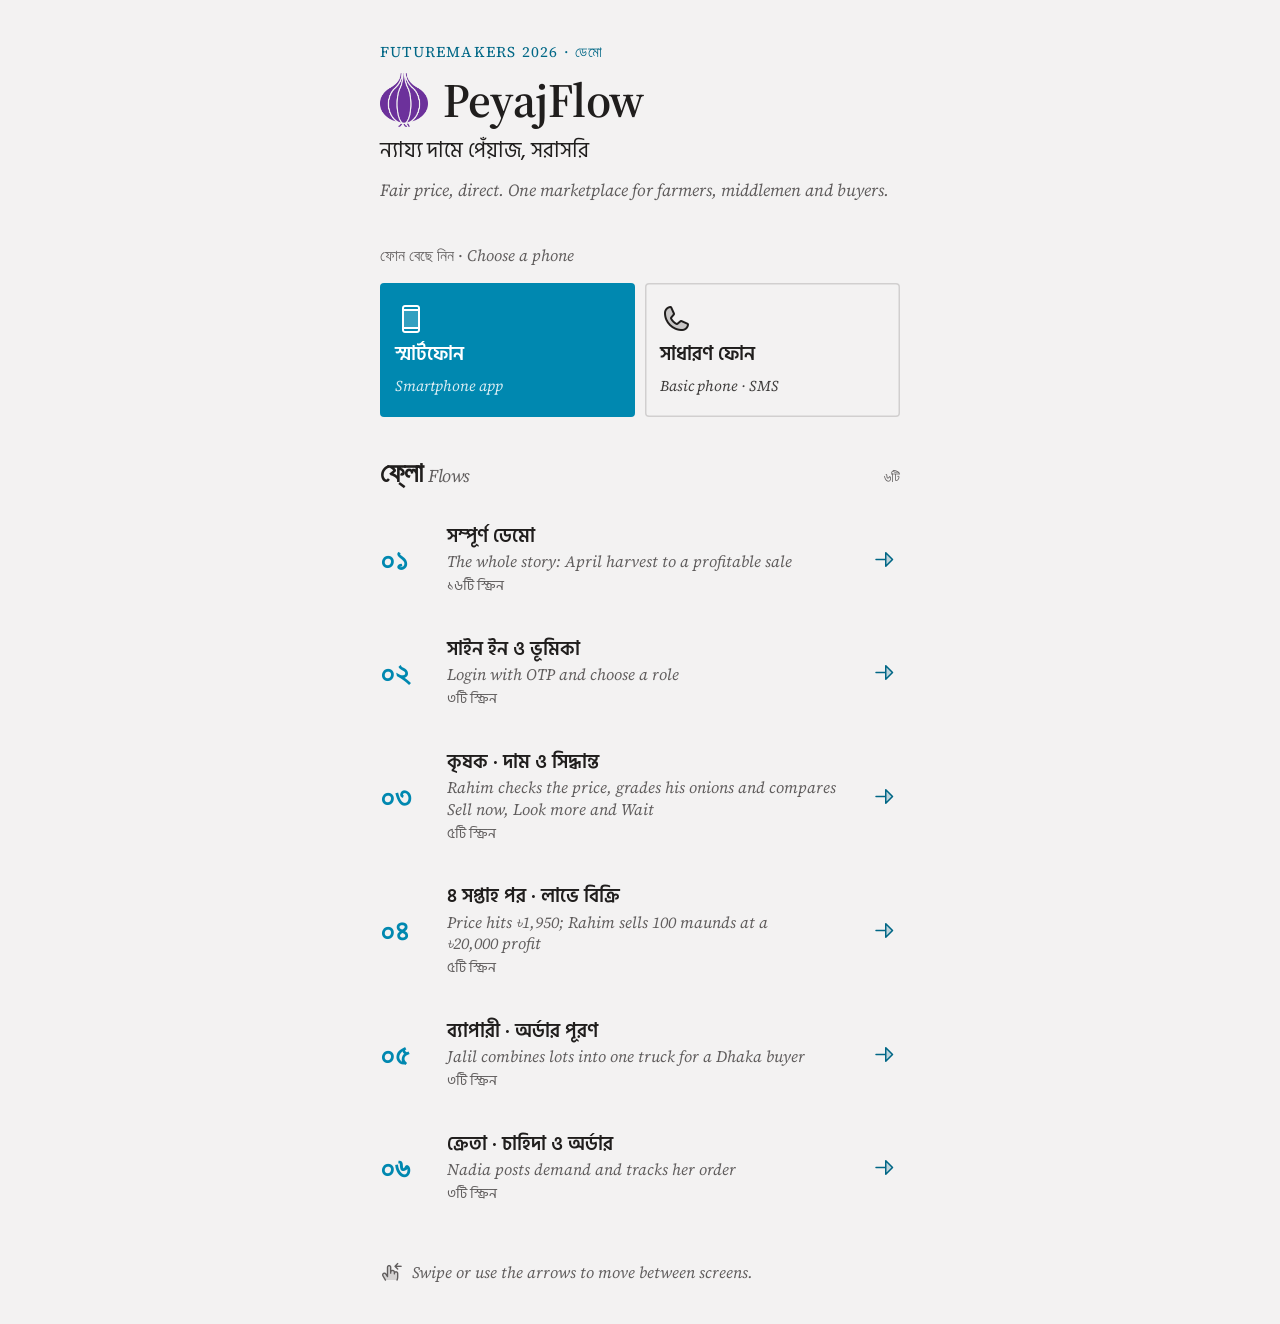
<file: demo/index.html>
<!DOCTYPE html>
<html lang="bn">
<head>
<meta charset="utf-8">
<meta name="viewport" content="width=device-width, initial-scale=1, viewport-fit=cover">
<meta name="theme-color" content="#f3f2f2">
<title>PeyajFlow Demo</title>
<link rel="icon" type="image/png" href="assets/peyajflow-icon.png">
<link rel="apple-touch-icon" href="assets/peyajflow-icon.png">
<link rel="preconnect" href="https://fonts.googleapis.com">
<link rel="preconnect" href="https://fonts.gstatic.com" crossorigin>
<link href="https://fonts.googleapis.com/css2?family=Hind+Siliguri:wght@400;500;600;700&family=Inter:wght@400;500;600;700&family=Source+Serif+4:ital,opsz,wght@0,8..60,400;0,8..60,600;1,8..60,400&family=JetBrains+Mono:wght@400;600&display=swap" rel="stylesheet">
<link rel="stylesheet" href="vendor/phosphor/regular/style.css">
<link rel="stylesheet" href="vendor/phosphor/fill/style.css">
<link rel="stylesheet" href="vendor/phosphor/bold/style.css">
<link rel="stylesheet" href="vendor/phosphor/duotone/style.css">
<link rel="stylesheet" href="broadsheet.css">
<link rel="stylesheet" href="app.css">
</head>
<body>
<div id="app"></div>
<script src="app.js"></script>
</body>
</html>
</file>
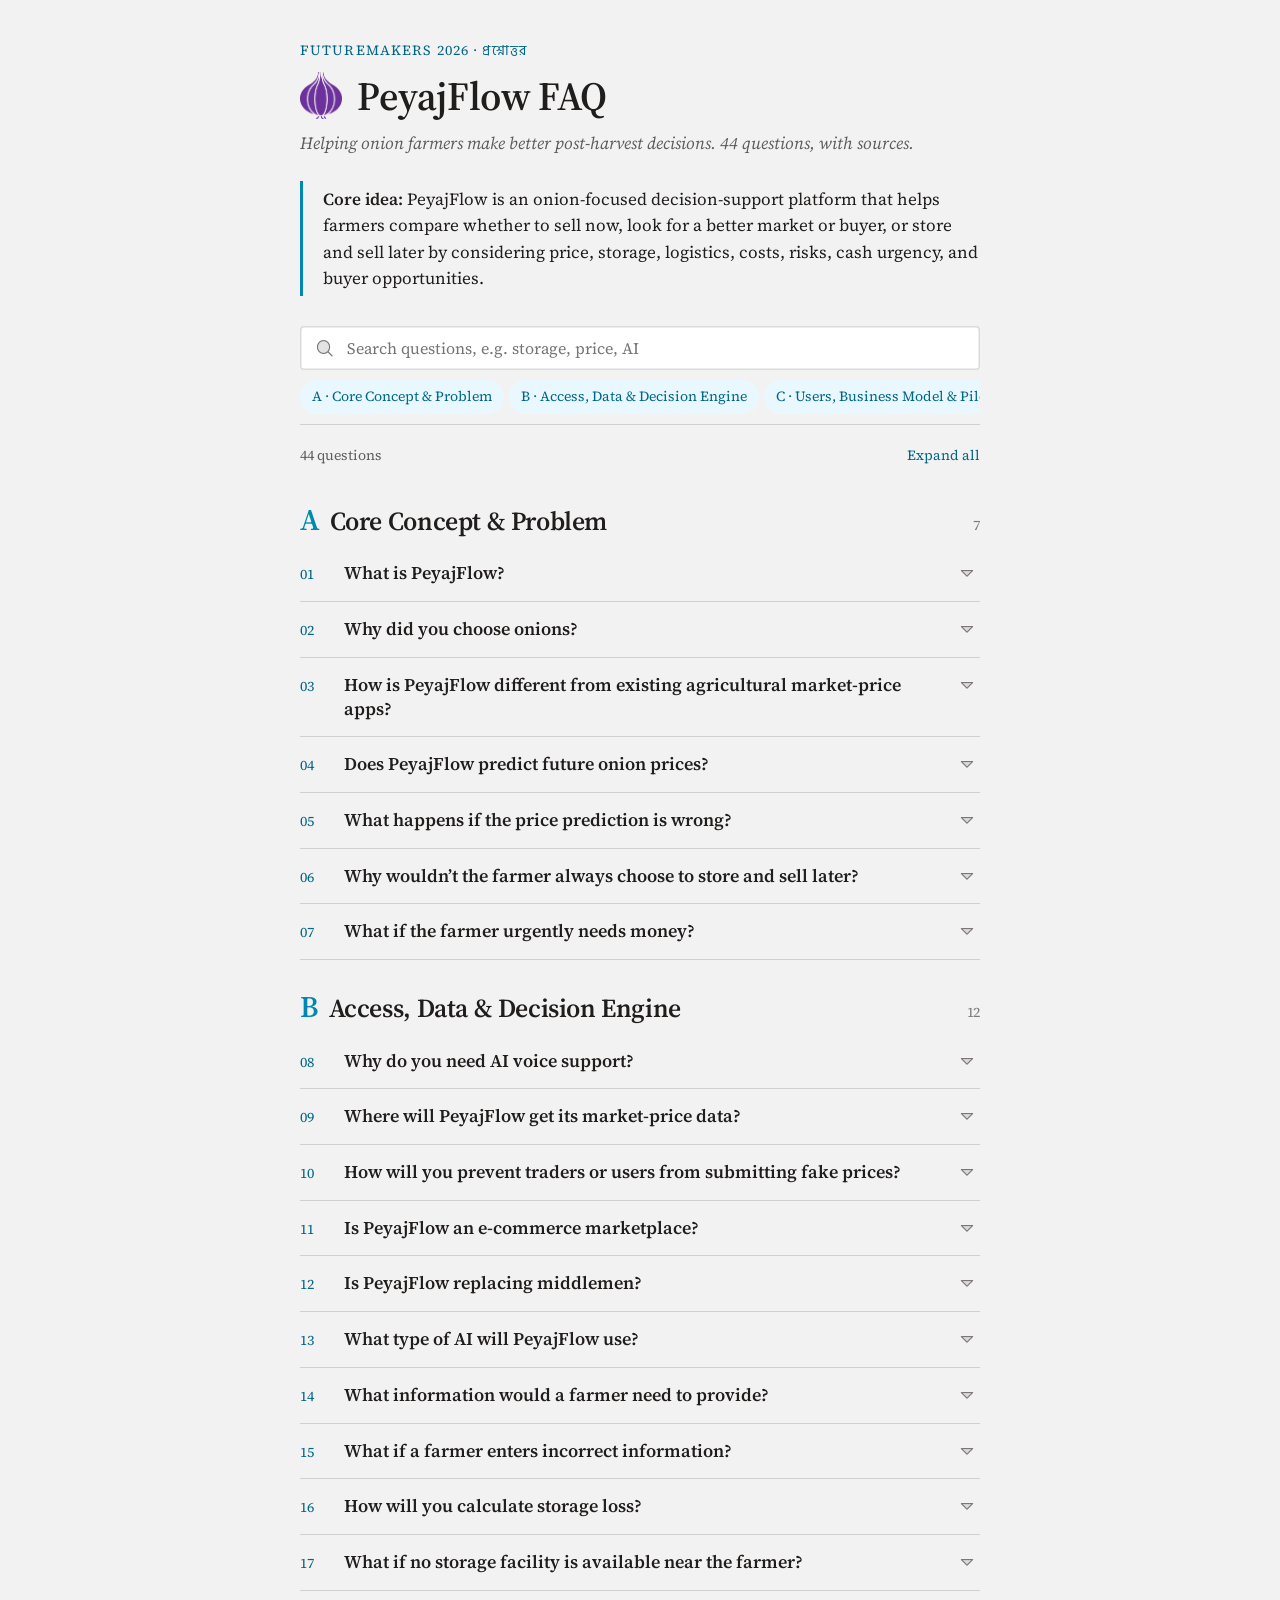
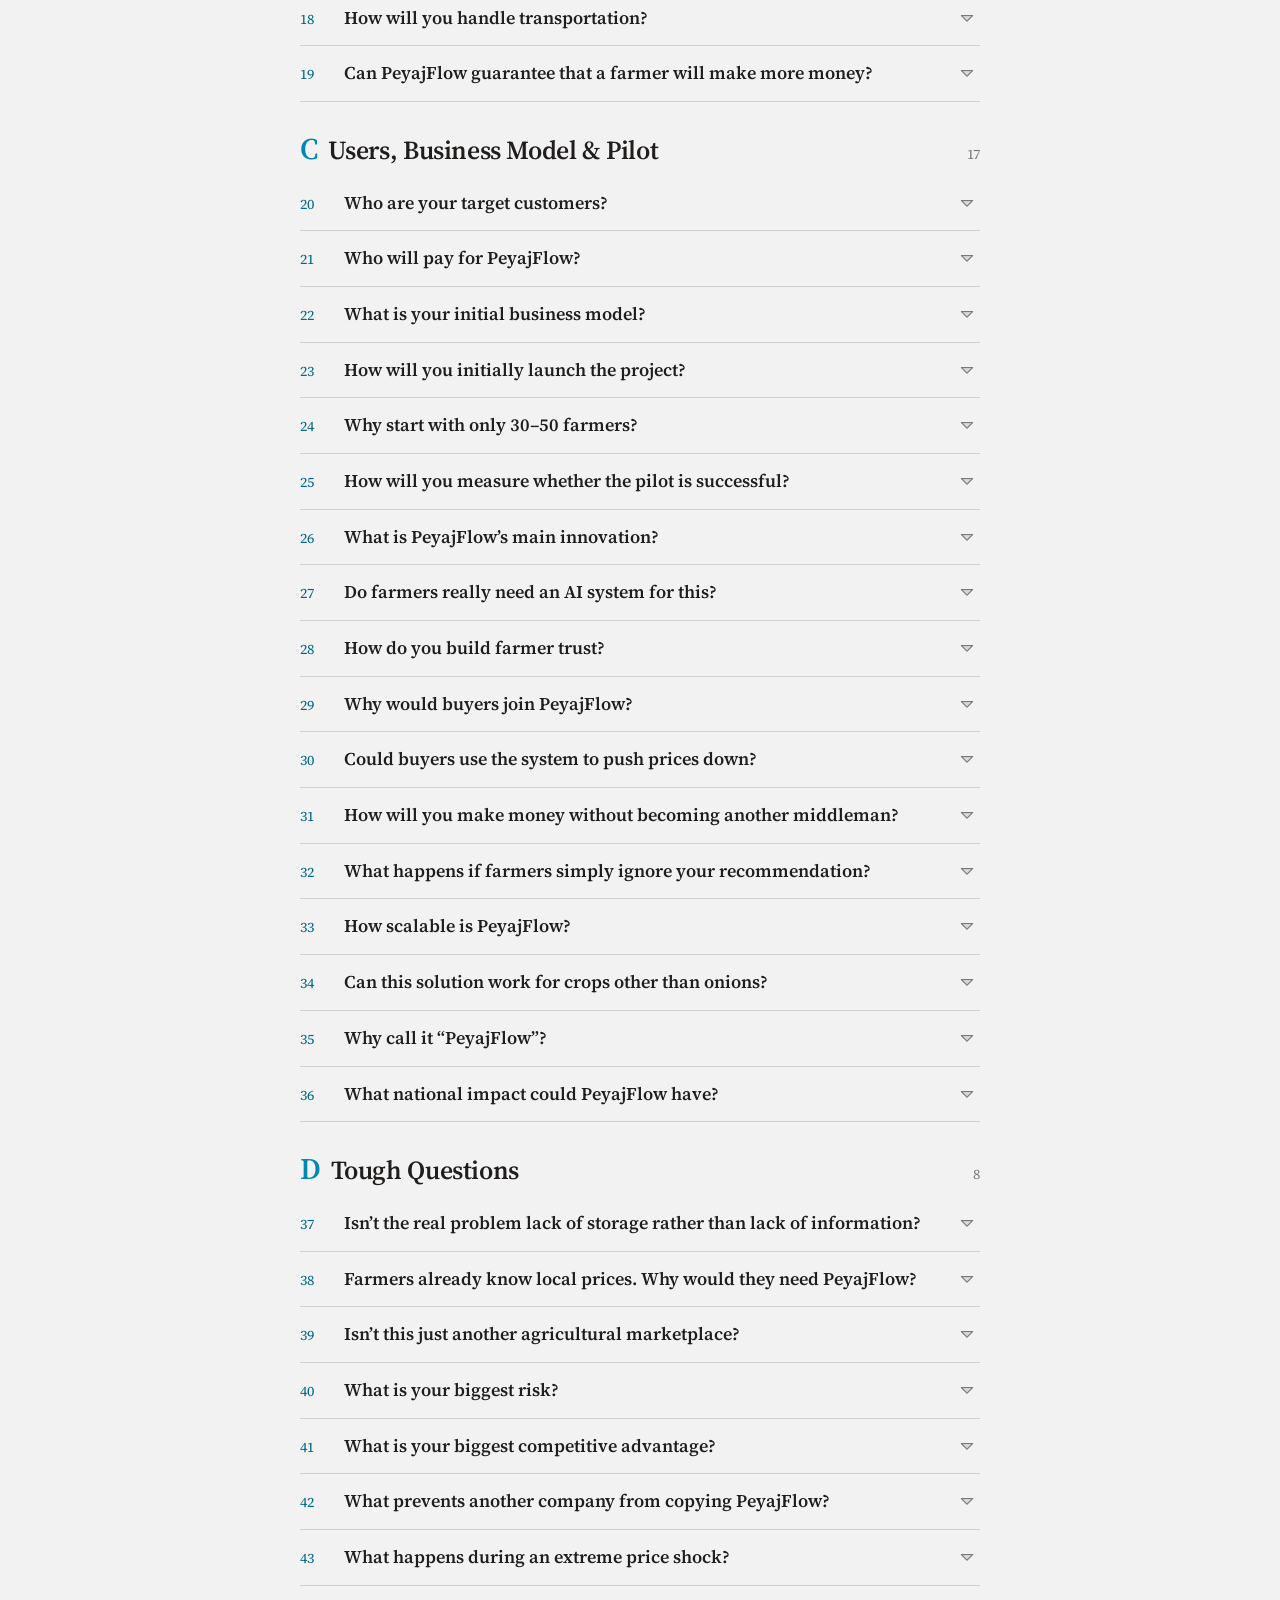
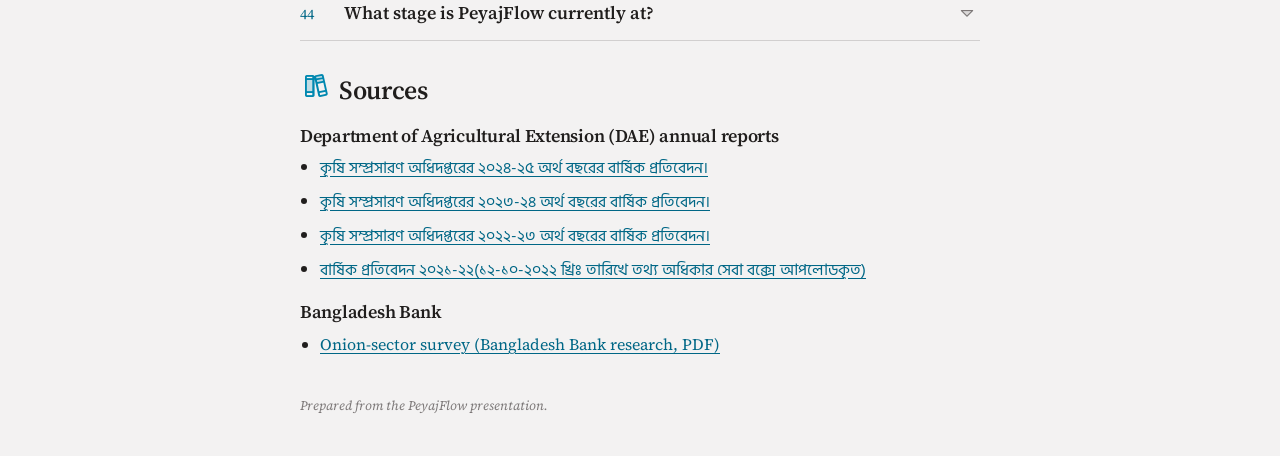
<file: faq/index.html>
<!DOCTYPE html>
<html lang="en">
<head>
<meta charset="utf-8">
<meta name="viewport" content="width=device-width, initial-scale=1, viewport-fit=cover">
<meta name="theme-color" content="#f3f2f2">
<title>PeyajFlow FAQ</title>
<meta name="description" content="Questions and answers about PeyajFlow, an onion-focused decision-support platform for farmers in Bangladesh, with sources.">
<link rel="icon" type="image/png" href="assets/peyajflow-icon.png">
<link rel="apple-touch-icon" href="assets/peyajflow-icon.png">
<link rel="preconnect" href="https://fonts.googleapis.com">
<link rel="preconnect" href="https://fonts.gstatic.com" crossorigin>
<link href="https://fonts.googleapis.com/css2?family=Hind+Siliguri:wght@400;600&family=Source+Serif+4:ital,opsz,wght@0,8..60,400;0,8..60,600;1,8..60,400&display=swap" rel="stylesheet">
<link rel="stylesheet" href="vendor/phosphor/duotone/style.css">
<link rel="stylesheet" href="broadsheet.css">
<style>
html{scroll-behavior:smooth;scroll-padding-top:120px}
body{margin:0;background:var(--color-bg);-webkit-tap-highlight-color:transparent}
.wrap{max-width:720px;margin:0 auto;padding:0 var(--space-4)}
.bn{font-family:'Hind Siliguri',var(--font-body)}
header{padding:var(--space-8) 0 var(--space-4);display:flex;flex-direction:column;gap:var(--space-2)}
.kicker{font-size:14px;letter-spacing:.08em;text-transform:uppercase;color:var(--color-accent-700)}
.brand{display:flex;align-items:center;gap:var(--space-3)}
.brand img{width:42px;height:48px;object-fit:contain}
h1{margin:0;font-size:40px;line-height:1.05;letter-spacing:-0.01em}
.sub{font-size:17px;font-style:italic;color:var(--color-neutral-700);margin:0}
.core{margin:var(--space-3) 0 0;padding:var(--space-1) 0 var(--space-1) var(--space-4);border-left:3px solid var(--color-accent);font-size:17px;line-height:1.55}
.core b{font-weight:600}
.bar{position:sticky;top:0;z-index:5;background:var(--color-bg);padding:var(--space-2) 0;box-shadow:0 1px 0 var(--color-divider)}
.search{display:flex;align-items:center;gap:var(--space-2);height:44px;padding:0 var(--space-3);border-radius:var(--radius-lg);background:#fff;box-shadow:inset 0 0 0 1.5px var(--color-divider)}
.search:focus-within{box-shadow:inset 0 0 0 2px var(--color-accent)}
.search input{flex:1;min-width:0;border:0;outline:0;background:transparent;font:inherit;font-size:16px;color:var(--color-text)}
.search i{font-size:20px;color:var(--color-neutral-600)}
.chips{display:flex;gap:var(--space-1);overflow-x:auto;padding-top:var(--space-2);scrollbar-width:none}
.chips::-webkit-scrollbar{display:none}
.chip{flex-shrink:0;font-size:14px;padding:6px 12px;border-radius:999px;color:var(--color-accent-700);background:var(--color-accent-100);text-decoration:none;white-space:nowrap}
.chip:hover{background:var(--color-accent-200)}
.tools{display:flex;justify-content:space-between;align-items:center;font-size:14px;color:var(--color-neutral-700);padding:var(--space-3) 0 0}
.tools button{font:inherit;font-size:14px;border:0;background:none;color:var(--color-accent-700);cursor:pointer;padding:6px 0}
.sec{padding-top:var(--space-6)}
h2{display:flex;align-items:baseline;gap:var(--space-2);font-size:26px;margin:0 0 var(--space-2)}
h2 .letter{color:var(--color-accent);font-size:30px}
h2 .count{font-family:var(--font-body);font-weight:400;font-size:14px;color:var(--color-neutral-600);margin-left:auto}
.qa{border-bottom:1px solid var(--color-divider)}
.qa summary{list-style:none;display:grid;grid-template-columns:34px minmax(0,1fr) 22px;gap:var(--space-2);align-items:start;padding:var(--space-3) 0;cursor:pointer}
.qa summary::-webkit-details-marker{display:none}
.qa summary:hover .q{color:var(--color-accent-700)}
.num{font-size:14px;color:var(--color-accent-700);padding-top:3px;font-variant-numeric:tabular-nums}
.q{font-size:18px;font-weight:600;line-height:1.35}
.chev{font-size:18px;color:var(--color-neutral-600);padding-top:3px;transition:transform .2s}
.qa[open] .chev{transform:rotate(180deg)}
.a{padding:0 0 var(--space-4) 44px;font-size:16px;line-height:1.6}
.a p{margin:0 0 var(--space-2)}
mark{background:color-mix(in srgb,var(--color-process-yellow) 45%,transparent);color:inherit;border-radius:2px}
.empty{display:none;padding:var(--space-6) 0;font-style:italic;color:var(--color-neutral-700)}
.sources ul{margin:0;padding-left:var(--space-4);display:flex;flex-direction:column;gap:var(--space-2);font-size:16px;line-height:1.5}
.sources h3{font-size:18px;margin:var(--space-4) 0 var(--space-2)}
.sources a{color:var(--color-accent-700);word-break:break-word}
footer{padding:var(--space-8) 0 calc(var(--space-8) + env(safe-area-inset-bottom));display:flex;flex-direction:column;gap:var(--space-2)}
.fine{font-size:13px;color:var(--color-neutral-600);font-style:italic}
@media (max-width:420px){h1{font-size:34px}.q{font-size:17px}.a{padding-left:0}}
</style>
</head>
<body>
<div class="wrap">
  <header>
    <div class="kicker">FutureMakers 2026 · <span class="bn">প্রশ্নোত্তর</span></div>
    <div class="brand"><img src="assets/peyajflow-icon.png" alt=""><h1>PeyajFlow FAQ</h1></div>
    <p class="sub">Helping onion farmers make better post-harvest decisions. 44 questions, with sources.</p>
    <p class="core"><b>Core idea:</b> PeyajFlow is an onion-focused decision-support platform that helps farmers compare whether to sell now, look for a better market or buyer, or store and sell later by considering price, storage, logistics, costs, risks, cash urgency, and buyer opportunities.</p>
  </header>
  <div class="bar">
    <label class="search"><i class="ph-duotone ph-magnifying-glass" aria-hidden="true"></i><input id="q" type="search" placeholder="Search questions, e.g. storage, price, AI" autocomplete="off" aria-label="Search the FAQ"></label>
    <nav class="chips" aria-label="Sections"><a class="chip" href="#sec-a">A · Core Concept &amp; Problem</a><a class="chip" href="#sec-b">B · Access, Data &amp; Decision Engine</a><a class="chip" href="#sec-c">C · Users, Business Model &amp; Pilot</a><a class="chip" href="#sec-d">D · Tough Questions</a><a class="chip" href="#sources">Sources</a></nav>
  </div>
  <div class="tools"><span id="status">44 questions</span><button type="button" id="toggle">Expand all</button></div>
  <main>
    <section class="sec" id="sec-a" data-sec>
  <h2><span class="letter">A</span>Core Concept &amp; Problem <span class="count">7</span></h2>
  <details class="qa"><summary><span class="num">01</span><span class="q">What is PeyajFlow?</span><i class="ph-duotone ph-caret-down chev" aria-hidden="true"></i></summary><div class="a"><p>PeyajFlow is a decision-support platform designed specifically for onion farmers. Instead of only showing current market prices, it helps a farmer answer a more practical question: “What should I do with my onions right now?” It compares options such as selling immediately, searching for a better market or buyer, or storing the onions and selling later. The recommendation considers expected price, transportation cost, storage cost, spoilage or loss risk, urgency for cash, and available buyer opportunities.</p></div></details><details class="qa"><summary><span class="num">02</span><span class="q">Why did you choose onions?</span><i class="ph-duotone ph-caret-down chev" aria-hidden="true"></i></summary><div class="a"><p>We chose onions because onion prices in Bangladesh can be highly volatile, farmers frequently face losses during harvest season, storage is a major challenge, and onions are nationally important. Onion farming also fits the PeyajFlow decision model well because the farmer often has three realistic options after harvest: sell now, search for another market, or store and sell later.</p></div></details><details class="qa"><summary><span class="num">03</span><span class="q">How is PeyajFlow different from existing agricultural market-price apps?</span><i class="ph-duotone ph-caret-down chev" aria-hidden="true"></i></summary><div class="a"><p>Existing services may show prices, connect buyers and sellers, or support logistics. PeyajFlow goes one step further by combining market price, buyer opportunities, logistics cost, storage feasibility, expected loss, and future selling potential into a single onion-specific decision workflow. Its goal is not just to provide information but to turn that information into an actionable recommendation.</p></div></details><details class="qa"><summary><span class="num">04</span><span class="q">Does PeyajFlow predict future onion prices?</span><i class="ph-duotone ph-caret-down chev" aria-hidden="true"></i></summary><div class="a"><p>PeyajFlow can use historical and current market information to estimate possible future selling conditions, but it should not be presented as a system that can predict prices perfectly. The goal is better-informed decision-making under uncertainty, not guaranteed forecasting.</p></div></details><details class="qa"><summary><span class="num">05</span><span class="q">What happens if the price prediction is wrong?</span><i class="ph-duotone ph-caret-down chev" aria-hidden="true"></i></summary><div class="a"><p>PeyajFlow should show expected outcomes together with risk and uncertainty rather than present a future price as guaranteed. For example, selling now may have lower uncertainty, while storing for one month may offer a higher expected return but also higher storage and market risk. The farmer can then understand the trade-off before deciding.</p></div></details><details class="qa"><summary><span class="num">06</span><span class="q">Why wouldn’t the farmer always choose to store and sell later?</span><i class="ph-duotone ph-caret-down chev" aria-hidden="true"></i></summary><div class="a"><p>Because storage creates cost and risk. The farmer must consider storage cost, spoilage, weight loss, quality deterioration, future price uncertainty, transport cost, and the need for immediate cash. A higher future selling price does not automatically mean a higher or safer profit.</p></div></details><details class="qa"><summary><span class="num">07</span><span class="q">What if the farmer urgently needs money?</span><i class="ph-duotone ph-caret-down chev" aria-hidden="true"></i></summary><div class="a"><p>Cash urgency should be treated as an important decision factor. If the farmer needs payment immediately, PeyajFlow may recommend selling all or part of the harvest now rather than waiting for a potentially higher future price. A future version could also recommend a split strategy, such as selling one portion now and storing the rest.</p></div></details>
</section><section class="sec" id="sec-b" data-sec>
  <h2><span class="letter">B</span>Access, Data &amp; Decision Engine <span class="count">12</span></h2>
  <details class="qa"><summary><span class="num">08</span><span class="q">Why do you need AI voice support?</span><i class="ph-duotone ph-caret-down chev" aria-hidden="true"></i></summary><div class="a"><p>Voice support can reduce the digital-literacy barrier. A farmer could describe the situation in Bangla, such as quantity, location, cash need, and storage availability, and the system could return a recommendation in an easy conversational form.</p></div></details><details class="qa"><summary><span class="num">09</span><span class="q">Where will PeyajFlow get its market-price data?</span><i class="ph-duotone ph-caret-down chev" aria-hidden="true"></i></summary><div class="a"><p>A production version could combine government agricultural market data, wholesale-market information, buyer quotations, partner traders, historical records, farmer or field-agent reports, and verified transaction data generated through the platform. Data should be timestamped and verified because recommendation quality depends heavily on data quality.</p></div></details><details class="qa"><summary><span class="num">10</span><span class="q">How will you prevent traders or users from submitting fake prices?</span><i class="ph-duotone ph-caret-down chev" aria-hidden="true"></i></summary><div class="a"><p>Possible safeguards include verified buyer accounts, transaction history, multiple-source price confirmation, outlier detection, reputation scoring, timestamped quotations, and field-agent verification. The system can also attach a confidence level to market information.</p></div></details><details class="qa"><summary><span class="num">11</span><span class="q">Is PeyajFlow an e-commerce marketplace?</span><i class="ph-duotone ph-caret-down chev" aria-hidden="true"></i></summary><div class="a"><p>Not exactly. A marketplace can be one component, but the core product is the decision-support system. PeyajFlow first helps the farmer decide what action is best, and then buyer matching, logistics, or transaction services can help execute that decision.</p></div></details><details class="qa"><summary><span class="num">12</span><span class="q">Is PeyajFlow replacing middlemen?</span><i class="ph-duotone ph-caret-down chev" aria-hidden="true"></i></summary><div class="a"><p>No. Traders, wholesalers, transporters, storage operators, and intermediaries often perform necessary functions in the agricultural supply chain. PeyajFlow aims to make the process more transparent and efficient, and reliable intermediaries can become verified buyers or service partners.</p></div></details><details class="qa"><summary><span class="num">13</span><span class="q">What type of AI will PeyajFlow use?</span><i class="ph-duotone ph-caret-down chev" aria-hidden="true"></i></summary><div class="a"><p>Different parts of the system may use different approaches: time-series or machine-learning models for price estimation, risk models for spoilage and storage, optimization algorithms for comparing options, natural-language processing for Bangla voice interaction, and recommendation methods for matching farmers with buyers. AI is a tool within the decision system, not the product by itself.</p></div></details><details class="qa"><summary><span class="num">14</span><span class="q">What information would a farmer need to provide?</span><i class="ph-duotone ph-caret-down chev" aria-hidden="true"></i></summary><div class="a"><p>Initially, only essential information should be needed: location, onion quantity, harvest date, approximate quality, desired payment timeline, storage availability, and transport availability. The platform should obtain market and buyer information automatically wherever possible.</p></div></details><details class="qa"><summary><span class="num">15</span><span class="q">What if a farmer enters incorrect information?</span><i class="ph-duotone ph-caret-down chev" aria-hidden="true"></i></summary><div class="a"><p>Recommendation quality will depend partly on the quality of the inputs. PeyajFlow can reduce this risk using input validation, standardized units, suggested ranges, historical farmer records, agent verification, and eventually photo-based quality checks. The system should also indicate when confidence in a recommendation is low.</p></div></details><details class="qa"><summary><span class="num">16</span><span class="q">How will you calculate storage loss?</span><i class="ph-duotone ph-caret-down chev" aria-hidden="true"></i></summary><div class="a"><p>Storage-loss estimates can depend on storage type, temperature, humidity, storage duration, onion variety, initial quality, ventilation, and historical loss rates. The expected physical and economic loss would then be included in the decision calculation.</p></div></details><details class="qa"><summary><span class="num">17</span><span class="q">What if no storage facility is available near the farmer?</span><i class="ph-duotone ph-caret-down chev" aria-hidden="true"></i></summary><div class="a"><p>Then storage should not be treated as a realistic option. PeyajFlow should first check storage feasibility and compare only the choices that can actually be executed, such as the local market and alternative buyers.</p></div></details><details class="qa"><summary><span class="num">18</span><span class="q">How will you handle transportation?</span><i class="ph-duotone ph-caret-down chev" aria-hidden="true"></i></summary><div class="a"><p>Transportation cost must be included in the recommendation. A higher price in another market may not be better once delivery, handling, distance, and time are considered. PeyajFlow should compare net returns, not only headline prices.</p></div></details><details class="qa"><summary><span class="num">19</span><span class="q">Can PeyajFlow guarantee that a farmer will make more money?</span><i class="ph-duotone ph-caret-down chev" aria-hidden="true"></i></summary><div class="a"><p>No. Agricultural markets involve uncertainty from price changes, weather, spoilage, buyers, transport disruptions, and other factors. PeyajFlow can provide a better-informed and more transparent decision process, but it cannot responsibly guarantee profit.</p></div></details>
</section><section class="sec" id="sec-c" data-sec>
  <h2><span class="letter">C</span>Users, Business Model &amp; Pilot <span class="count">17</span></h2>
  <details class="qa"><summary><span class="num">20</span><span class="q">Who are your target customers?</span><i class="ph-duotone ph-caret-down chev" aria-hidden="true"></i></summary><div class="a"><p>The initial users are onion farmers and buyers. The wider ecosystem can include cooperatives, traders, wholesalers, retailers, storage providers, transport companies, agricultural extension organizations, government agencies, NGOs, and development organizations.</p></div></details><details class="qa"><summary><span class="num">21</span><span class="q">Who will pay for PeyajFlow?</span><i class="ph-duotone ph-caret-down chev" aria-hidden="true"></i></summary><div class="a"><p>A practical model should avoid putting a heavy burden on small farmers. Revenue could come from buyer subscriptions, transaction commissions, logistics or storage partnerships, premium analytics, institutional subscriptions, or government and NGO partnerships. Basic farmer decision support could remain free or subsidized.</p></div></details><details class="qa"><summary><span class="num">22</span><span class="q">What is your initial business model?</span><i class="ph-duotone ph-caret-down chev" aria-hidden="true"></i></summary><div class="a"><p>A strong early model is B2B2F — Business-to-Business-to-Farmer. Instead of depending only on farmers to pay, PeyajFlow can create revenue from organizations that benefit from reliable supply, logistics coordination, or market intelligence.</p></div></details><details class="qa"><summary><span class="num">23</span><span class="q">How will you initially launch the project?</span><i class="ph-duotone ph-caret-down chev" aria-hidden="true"></i></summary><div class="a"><p>The presentation proposes a deliberately small pilot: around 30–50 farmers, 5–10 buyers, and 1 producer cluster. The strategy is Build &amp; Pilot → Validate → Expand over the following years.</p></div></details><details class="qa"><summary><span class="num">24</span><span class="q">Why start with only 30–50 farmers?</span><i class="ph-duotone ph-caret-down chev" aria-hidden="true"></i></summary><div class="a"><p>Because the purpose of the first stage is validation, not rapid scale. A small pilot allows the team to test whether farmers understand the recommendations, the price data are reliable, buyers participate, storage advice is realistic, and farmer outcomes improve before expansion.</p></div></details><details class="qa"><summary><span class="num">25</span><span class="q">How will you measure whether the pilot is successful?</span><i class="ph-duotone ph-caret-down chev" aria-hidden="true"></i></summary><div class="a"><p>Useful indicators include additional income per farmer, reduction in avoidable losses, recommendation adoption, price improvement compared with the farmer’s normal option, successful buyer connections, storage outcomes, repeat usage, farmer satisfaction, and buyer retention. A strong key metric would be the improvement in farmer net realization per maund compared with the normal selling option.</p></div></details><details class="qa"><summary><span class="num">26</span><span class="q">What is PeyajFlow’s main innovation?</span><i class="ph-duotone ph-caret-down chev" aria-hidden="true"></i></summary><div class="a"><p>The innovation is the decision layer. Instead of only telling the farmer the market price, PeyajFlow combines market opportunities, storage, logistics, costs, risk, and farmer-specific constraints into an actionable recommendation.</p></div></details><details class="qa"><summary><span class="num">27</span><span class="q">Do farmers really need an AI system for this?</span><i class="ph-duotone ph-caret-down chev" aria-hidden="true"></i></summary><div class="a"><p>AI is not the objective. The objective is solving a difficult decision problem. AI is useful when the system must evaluate many variables, estimate future conditions, personalize recommendations, or communicate naturally. Where a simple rule works better, the product should use a simple rule.</p></div></details><details class="qa"><summary><span class="num">28</span><span class="q">How do you build farmer trust?</span><i class="ph-duotone ph-caret-down chev" aria-hidden="true"></i></summary><div class="a"><p>Trust should come from transparent results. During the pilot, the system should explain recommendations clearly, show the main calculation behind the advice, keep the final decision with the farmer, work through trusted local partners, track actual outcomes, and communicate both successful and unsuccessful cases.</p></div></details><details class="qa"><summary><span class="num">29</span><span class="q">Why would buyers join PeyajFlow?</span><i class="ph-duotone ph-caret-down chev" aria-hidden="true"></i></summary><div class="a"><p>Buyers benefit from access to verified supply, quantity information, location, harvest timing, and more efficient sourcing. The platform can reduce search cost and improve procurement planning, so it creates value on both sides of the market.</p></div></details><details class="qa"><summary><span class="num">30</span><span class="q">Could buyers use the system to push prices down?</span><i class="ph-duotone ph-caret-down chev" aria-hidden="true"></i></summary><div class="a"><p>That is a risk in any marketplace. PeyajFlow should reduce it by giving farmers multiple competing offers and independent market information. The platform should increase price transparency rather than allow one buyer to control the farmer’s information.</p></div></details><details class="qa"><summary><span class="num">31</span><span class="q">How will you make money without becoming another middleman?</span><i class="ph-duotone ph-caret-down chev" aria-hidden="true"></i></summary><div class="a"><p>The difference is transparency. PeyajFlow can charge clearly disclosed service or transaction fees while showing the farmer the expected net income after logistics, storage, and fees. The farmer can then decide whether the service creates enough value.</p></div></details><details class="qa"><summary><span class="num">32</span><span class="q">What happens if farmers simply ignore your recommendation?</span><i class="ph-duotone ph-caret-down chev" aria-hidden="true"></i></summary><div class="a"><p>That is acceptable. PeyajFlow is a decision-support system, not a decision-control system. Farmers retain the final decision. Recommendation acceptance and actual outcomes can also be used to improve the system over time.</p></div></details><details class="qa"><summary><span class="num">33</span><span class="q">How scalable is PeyajFlow?</span><i class="ph-duotone ph-caret-down chev" aria-hidden="true"></i></summary><div class="a"><p>The core concept is scalable because the central product is software and decision intelligence. Expansion can move from more farmers to more districts, more buyers, stronger storage and logistics networks, and later to other commodities. Scale should follow successful validation.</p></div></details><details class="qa"><summary><span class="num">34</span><span class="q">Can this solution work for crops other than onions?</span><i class="ph-duotone ph-caret-down chev" aria-hidden="true"></i></summary><div class="a"><p>Yes, potentially. The framework could later be adapted to crops such as potato, garlic, tomato, chili, and other perishables. However, each commodity has different shelf life, storage-loss behavior, logistics, and price dynamics, so PeyajFlow should first prove itself for onions.</p></div></details><details class="qa"><summary><span class="num">35</span><span class="q">Why call it “PeyajFlow”?</span><i class="ph-duotone ph-caret-down chev" aria-hidden="true"></i></summary><div class="a"><p>“Peyaj” immediately connects the product with onions in Bangladesh, while “Flow” represents the movement of information, decisions, produce, buyers, storage, logistics, and money across the supply chain.</p></div></details><details class="qa"><summary><span class="num">36</span><span class="q">What national impact could PeyajFlow have?</span><i class="ph-duotone ph-caret-down chev" aria-hidden="true"></i></summary><div class="a"><p>The presentation illustrates that if Bangladesh reduced onion losses by only 1 percentage point, from 25% to 24%, about 42,450 tonnes of onions could be retained, representing roughly Tk 254 crore in commodity value according to the presentation’s calculation. The example shows how small efficiency improvements can create meaningful national impact.</p></div></details>
</section><section class="sec" id="sec-d" data-sec>
  <h2><span class="letter">D</span>Tough Questions <span class="count">8</span></h2>
  <details class="qa"><summary><span class="num">37</span><span class="q">Isn’t the real problem lack of storage rather than lack of information?</span><i class="ph-duotone ph-caret-down chev" aria-hidden="true"></i></summary><div class="a"><p>Storage is a major constraint, but storage alone does not solve the problem. Even when storage exists, the farmer still needs to know whether the expected future price justifies storage cost, spoilage risk, transport, and uncertainty. PeyajFlow does not replace storage infrastructure; it helps determine when storage should actually be used.</p></div></details><details class="qa"><summary><span class="num">38</span><span class="q">Farmers already know local prices. Why would they need PeyajFlow?</span><i class="ph-duotone ph-caret-down chev" aria-hidden="true"></i></summary><div class="a"><p>Knowing the nearby market price is only one part of the decision. Farmers may not know whether another buyer offers more, whether transport is worthwhile, whether storage is economically viable, or whether waiting is worth the risk. PeyajFlow combines these variables into one decision.</p></div></details><details class="qa"><summary><span class="num">39</span><span class="q">Isn’t this just another agricultural marketplace?</span><i class="ph-duotone ph-caret-down chev" aria-hidden="true"></i></summary><div class="a"><p>No. A marketplace mainly answers, “Who can buy my onions?” PeyajFlow first answers, “What should I do with my onions?” Buyer matching is only one possible action after that decision.</p></div></details><details class="qa"><summary><span class="num">40</span><span class="q">What is your biggest risk?</span><i class="ph-duotone ph-caret-down chev" aria-hidden="true"></i></summary><div class="a"><p>The biggest early-stage risks are data reliability and farmer trust. Even a strong model is not useful if market prices are outdated or farmers do not trust the recommendation. That is why the pilot should focus on a small producer cluster, verified buyers, reliable local data, and comparison between recommended and actual outcomes.</p></div></details><details class="qa"><summary><span class="num">41</span><span class="q">What is your biggest competitive advantage?</span><i class="ph-duotone ph-caret-down chev" aria-hidden="true"></i></summary><div class="a"><p>The main advantage is the decision layer: PeyajFlow integrates market, logistics, storage, risk, and farmer-specific constraints into one recommendation designed specifically for onion post-harvest decisions.</p></div></details><details class="qa"><summary><span class="num">42</span><span class="q">What prevents another company from copying PeyajFlow?</span><i class="ph-duotone ph-caret-down chev" aria-hidden="true"></i></summary><div class="a"><p>The idea can be copied, but defensibility can grow from local market datasets, verified buyer networks, farmer transaction histories, storage-loss data, decision-model performance, distribution partnerships, and farmer trust.</p></div></details><details class="qa"><summary><span class="num">43</span><span class="q">What happens during an extreme price shock?</span><i class="ph-duotone ph-caret-down chev" aria-hidden="true"></i></summary><div class="a"><p>PeyajFlow should update recommendations as new information arrives. During abnormal market conditions, uncertainty should be communicated more strongly, and the system should issue higher-risk warnings instead of pretending to know the future precisely.</p></div></details><details class="qa"><summary><span class="num">44</span><span class="q">What stage is PeyajFlow currently at?</span><i class="ph-duotone ph-caret-down chev" aria-hidden="true"></i></summary><div class="a"><p>PeyajFlow is currently presented as a solution concept and pilot framework. The next step is to build the minimum viable product, onboard a small producer cluster and verified buyers, collect real transaction data, and evaluate whether the recommendations improve farmer outcomes.</p></div></details>
</section>
    <p class="empty" id="empty">No questions match that search.</p>
    <section class="sec sources" id="sources" data-sources>
      <h2><span class="letter"><i class="ph-duotone ph-books"></i></span>Sources</h2>
      <h3>Department of Agricultural Extension (DAE) annual reports</h3>
      <ul class="bn"><li><a href="https://dae.gov.bd/pages/annual-reports/%E0%A6%95%E0%A7%83%E0%A6%B7%E0%A6%BF-%E0%A6%B8%E0%A6%AE%E0%A7%8D%E0%A6%AA%E0%A7%8D%E0%A6%B0%E0%A6%B8%E0%A6%BE%E0%A6%B0%E0%A6%A3-%E0%A6%85%E0%A6%A7%E0%A6%BF%E0%A6%A6%E0%A6%AA%E0%A7%8D%E0%A6%A4%E0%A6%B0%E0%A7%87%E0%A6%B0-%E0%A7%A8%E0%A7%A6%E0%A7%A8%E0%A7%AA-%E0%A7%A8%E0%A7%AB-%E0%A6%85%E0%A6%B0%E0%A7%8D%E0%A6%A5-%E0%A6%AC%E0%A6%9B%E0%A6%B0%E0%A7%87%E0%A6%B0-%E0%A6%AC%E0%A6%BE%E0%A6%B0%E0%A7%8D%E0%A6%B7%E0%A6%BF%E0%A6%95-%E0%A6%AA%E0%A7%8D%E0%A6%B0%E0%A6%A4%E0%A6%BF%E0%A6%AC%E0%A7%87%E0%A6%A6%E0%A6%A8-w1u6t9-6a2525cfa8c92ace1b2f79d4" target="_blank" rel="noopener">কৃষি সম্প্রসারণ অধিদপ্তরের ২০২৪-২৫ অর্থ বছরের বার্ষিক প্রতিবেদন।</a></li><li><a href="https://dae.gov.bd/pages/annual-reports/%E0%A6%95%E0%A7%83%E0%A6%B7%E0%A6%BF-%E0%A6%B8%E0%A6%AE%E0%A7%8D%E0%A6%AA%E0%A7%8D%E0%A6%B0%E0%A6%B8%E0%A6%BE%E0%A6%B0%E0%A6%A3-%E0%A6%85%E0%A6%A7%E0%A6%BF%E0%A6%A6%E0%A6%AA%E0%A7%8D%E0%A6%A4%E0%A6%B0%E0%A7%87%E0%A6%B0-%E0%A7%A8%E0%A7%A6%E0%A7%A8%E0%A7%A9-%E0%A7%A8%E0%A7%AA-%E0%A6%85%E0%A6%B0%E0%A7%8D%E0%A6%A5-%E0%A6%AC%E0%A6%9B%E0%A6%B0%E0%A7%87%E0%A6%B0-%E0%A6%AC%E0%A6%BE%E0%A6%B0%E0%A7%8D%E0%A6%B7%E0%A6%BF%E0%A6%95-%E0%A6%AA%E0%A7%8D%E0%A6%B0%E0%A6%A4%E0%A6%BF%E0%A6%AC%E0%A7%87%E0%A6%A6%E0%A6%A8-a8e6de-6922deaa933eb65569e1c721" target="_blank" rel="noopener">কৃষি সম্প্রসারণ অধিদপ্তরের ২০২৩-২৪ অর্থ বছরের বার্ষিক প্রতিবেদন।</a></li><li><a href="https://dae.gov.bd/pages/annual-reports/%E0%A6%95%E0%A7%83%E0%A6%B7%E0%A6%BF-%E0%A6%B8%E0%A6%AE%E0%A7%8D%E0%A6%AA%E0%A7%8D%E0%A6%B0%E0%A6%B8%E0%A6%BE%E0%A6%B0%E0%A6%A3-%E0%A6%85%E0%A6%A7%E0%A6%BF%E0%A6%A6%E0%A6%AA%E0%A7%8D%E0%A6%A4%E0%A6%B0%E0%A7%87%E0%A6%B0-%E0%A7%A8%E0%A7%A6%E0%A7%A8%E0%A7%A8-%E0%A7%A8%E0%A7%A9-%E0%A6%85%E0%A6%B0%E0%A7%8D%E0%A6%A5-%E0%A6%AC%E0%A6%9B%E0%A6%B0%E0%A7%87%E0%A6%B0-%E0%A6%AC%E0%A6%BE%E0%A6%B0%E0%A7%8D%E0%A6%B7%E0%A6%BF%E0%A6%95-%E0%A6%AA%E0%A7%8D%E0%A6%B0%E0%A6%A4%E0%A6%BF%E0%A6%AC%E0%A7%87%E0%A6%A6%E0%A6%A8-d9d023-6922dea1933eb65569e1c2c9" target="_blank" rel="noopener">কৃষি সম্প্রসারণ অধিদপ্তরের ২০২২-২৩ অর্থ বছরের বার্ষিক প্রতিবেদন।</a></li><li><a href="https://dae.gov.bd/pages/annual-reports/%E0%A6%AC%E0%A6%BE%E0%A6%B0%E0%A7%8D%E0%A6%B7%E0%A6%BF%E0%A6%95-%E0%A6%AA%E0%A7%8D%E0%A6%B0%E0%A6%A4%E0%A6%BF%E0%A6%AC%E0%A7%87%E0%A6%A6%E0%A6%A8-%E0%A7%A8%E0%A7%A6%E0%A7%A8%E0%A7%A7-%E0%A7%A8%E0%A7%A8-%E0%A7%A7%E0%A7%A8-%E0%A7%A7%E0%A7%A6-%E0%A7%A8%E0%A7%A6%E0%A7%A8%E0%A7%A8-%E0%A6%96%E0%A7%8D%E0%A6%B0%E0%A6%BF%E0%A6%83-%E0%A6%A4%E0%A6%BE%E0%A6%B0%E0%A6%BF%E0%A6%96%E0%A7%87-%E0%A6%A4%E0%A6%A5%E0%A7%8D%E0%A6%AF-%E0%A6%85%E0%A6%A7%E0%A6%BF%E0%A6%95%E0%A6%BE%E0%A6%B0-%E0%A6%B8%E0%A7%87%E0%A6%AC%E0%A6%BE-1042ba-6922dead933eb65569e1c8d7" target="_blank" rel="noopener">বার্ষিক প্রতিবেদন ২০২১-২২(১২-১০-২০২২ খ্রিঃ তারিখে তথ্য অধিকার সেবা বক্সে আপলোডকৃত)</a></li></ul>
      <h3>Bangladesh Bank</h3>
      <ul><li><a href="https://www.bb.org.bd/pub/research/sp_research_work/srw-2601.pdf" target="_blank" rel="noopener">Onion-sector survey (Bangladesh Bank research, PDF)</a></li></ul>
    </section>
  </main>
  <footer>
    <span class="fine">Prepared from the PeyajFlow presentation.</span>
  </footer>
</div>
<script>
(() => {
  const items = [...document.querySelectorAll('.qa')];
  const secs = [...document.querySelectorAll('[data-sec]')];
  const input = document.getElementById('q'), status = document.getElementById('status');
  const empty = document.getElementById('empty'), toggle = document.getElementById('toggle');
  items.forEach(d => { d._q = d.querySelector('.q'); d._a = d.querySelector('.a'); d._qh = d._q.innerHTML; d._ah = d._a.innerHTML; });
  const esc = s => s.replace(/[.*+?^${}()|[\]\\]/g, '\\$&');
  const mark = (h, re) => h.replace(/(<[^>]+>)|([^<]+)/g, (m, tag, text) => tag || text.replace(re, '<mark>$&</mark>'));
  function filter() {
    const t = input.value.trim(), re = t ? new RegExp(esc(t), 'gi') : null;
    let shown = 0;
    items.forEach(d => {
      d._q.innerHTML = d._qh; d._a.innerHTML = d._ah;
      const hit = !re || re.test(d._q.textContent + ' ' + d._a.textContent);
      re && (re.lastIndex = 0);
      d.hidden = !hit;
      if (hit) shown++;
      if (re && hit) { d._q.innerHTML = mark(d._qh, re); d._a.innerHTML = mark(d._ah, re); d.open = true; }
      if (!re) d.open = false;
    });
    secs.forEach(s => { s.hidden = !s.querySelector('.qa:not([hidden])'); });
    empty.style.display = shown ? 'none' : 'block';
    status.textContent = re ? `${shown} of ${items.length} questions` : `${items.length} questions`;
    syncToggle();
  }
  function syncToggle() { toggle.textContent = items.filter(d => !d.hidden).every(d => d.open) ? 'Collapse all' : 'Expand all'; }
  input.addEventListener('input', filter);
  toggle.addEventListener('click', () => {
    const open = toggle.textContent === 'Expand all';
    items.forEach(d => { if (!d.hidden) d.open = open; });
    syncToggle();
  });
  items.forEach(d => d.addEventListener('toggle', syncToggle));
})();
</script>
</body>
</html>
</file>
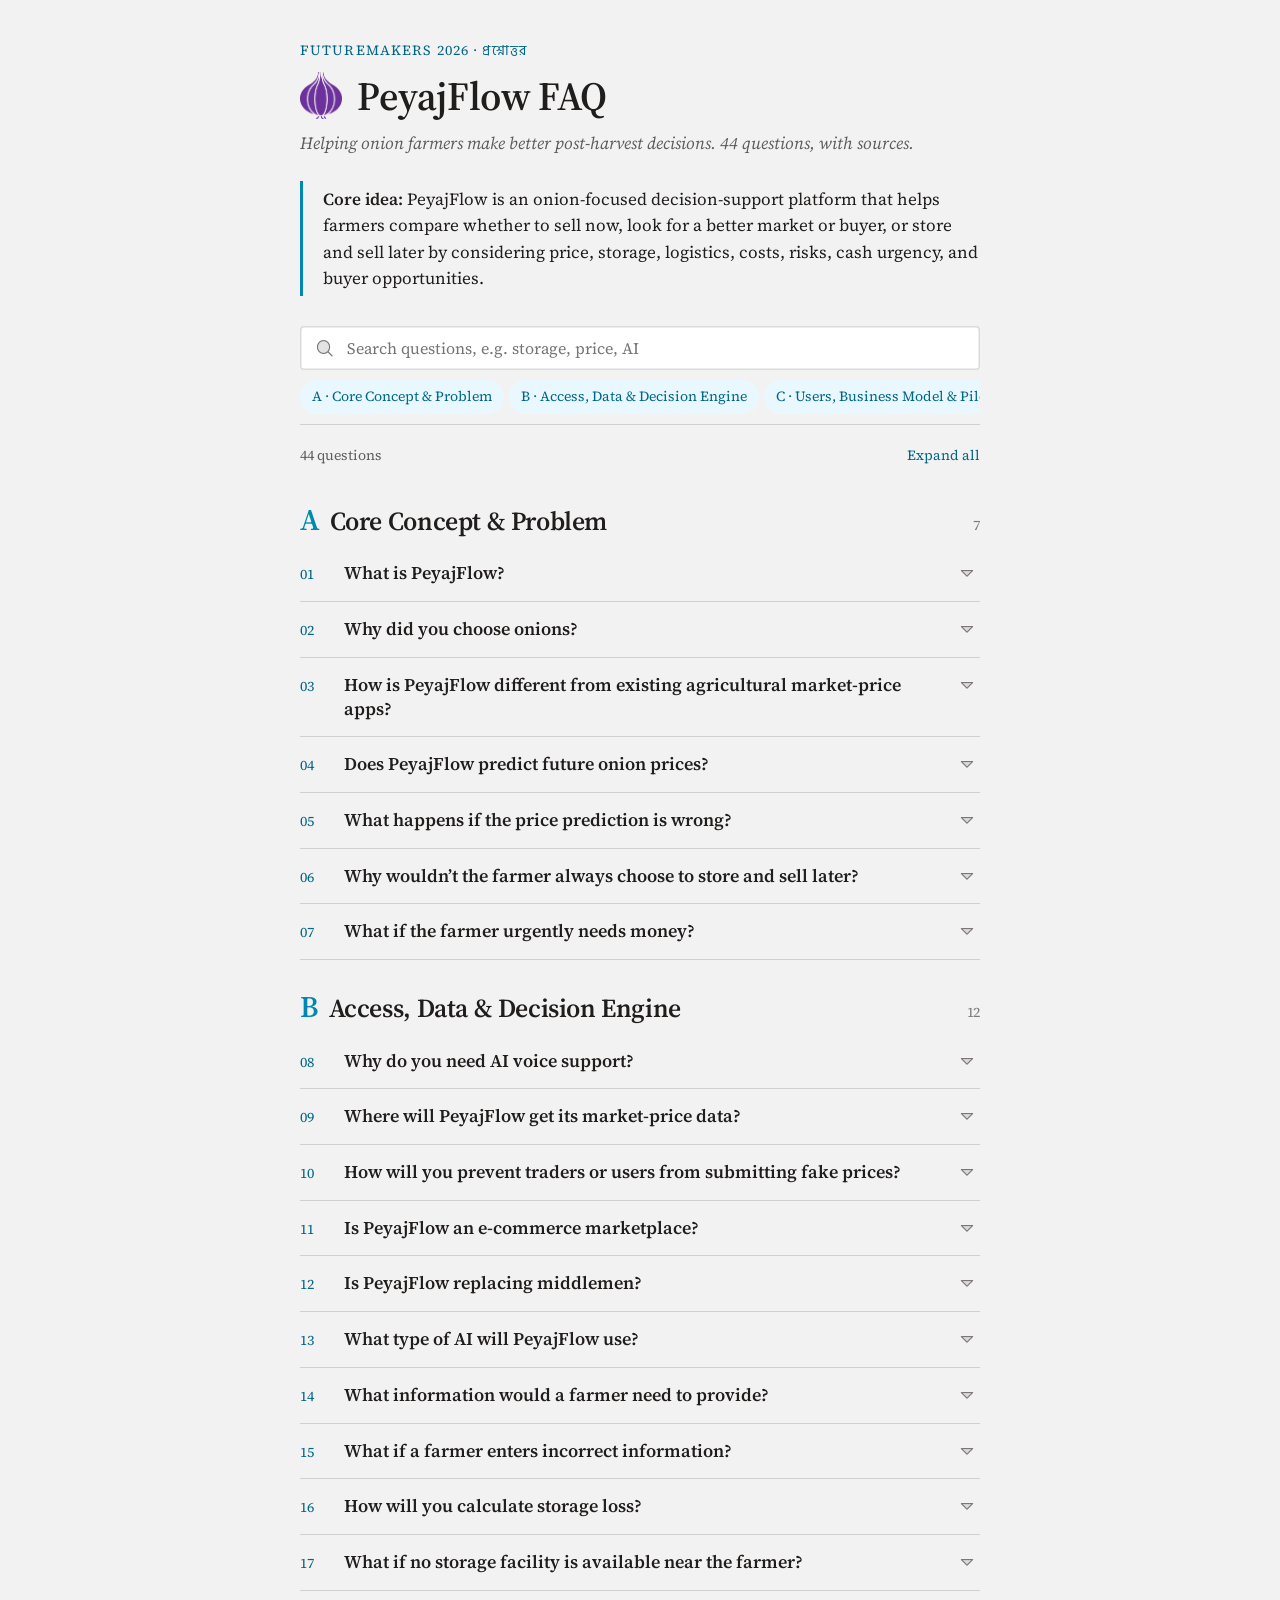
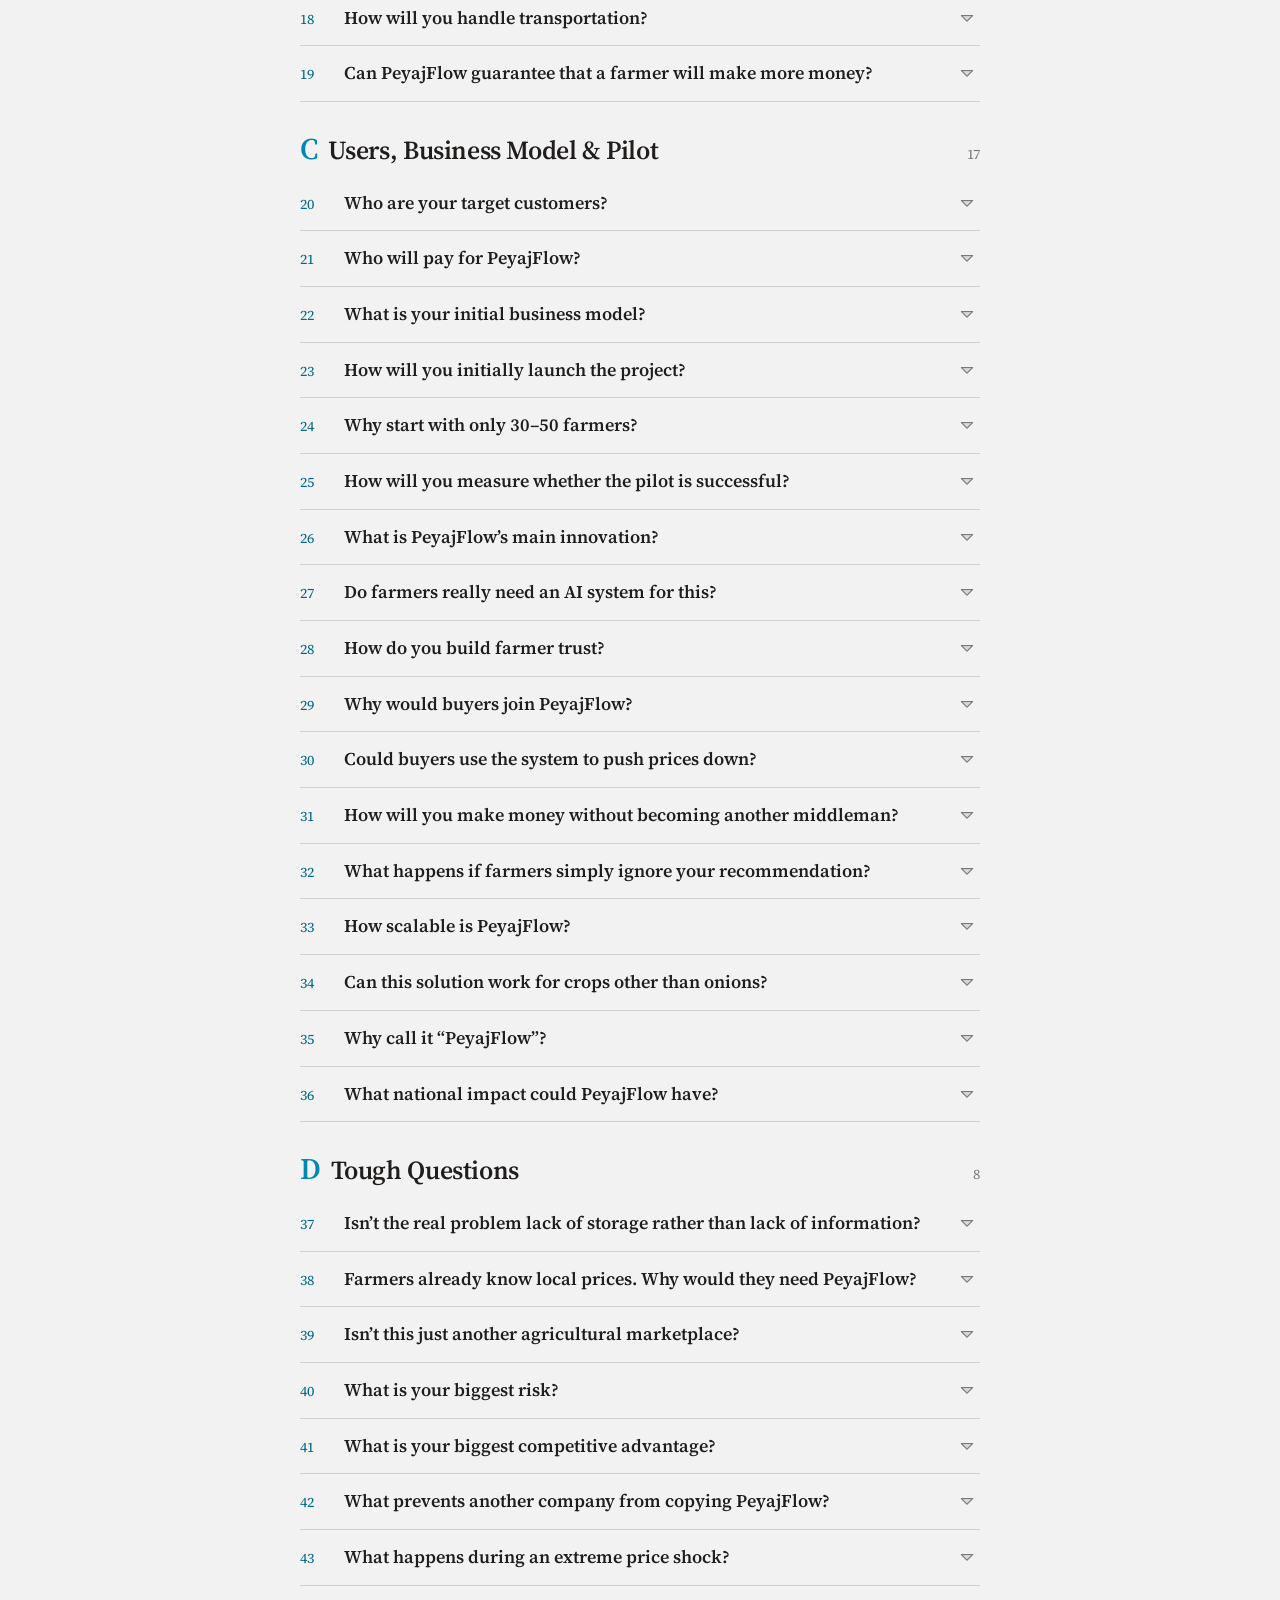
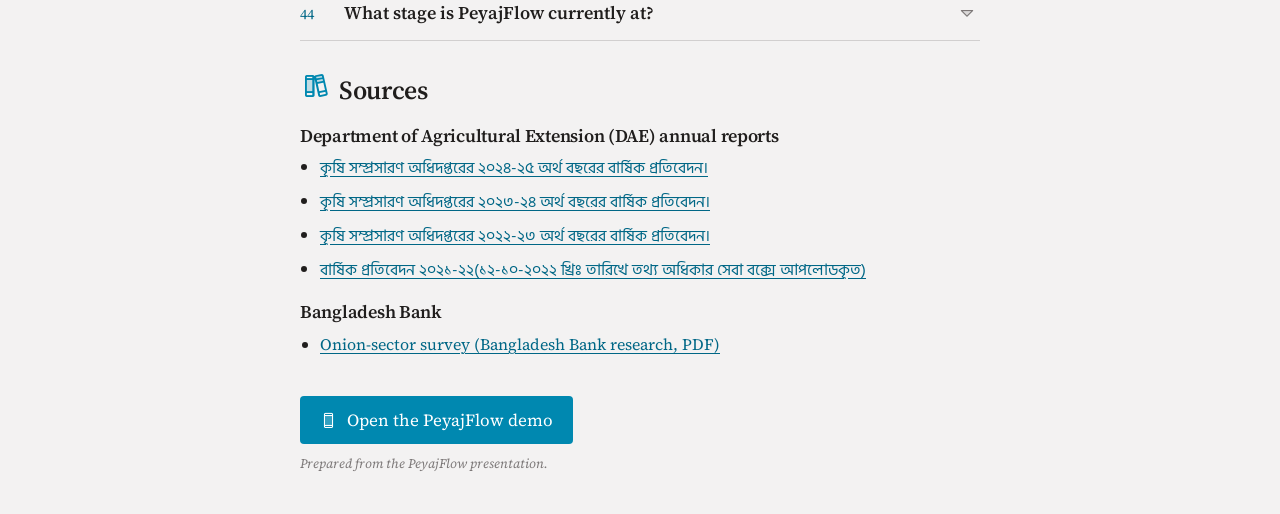
<file: web/faq/index.html>
<!DOCTYPE html>
<html lang="en">
<head>
<meta charset="utf-8">
<meta name="viewport" content="width=device-width, initial-scale=1, viewport-fit=cover">
<meta name="theme-color" content="#f3f2f2">
<title>PeyajFlow FAQ</title>
<meta name="description" content="Questions and answers about PeyajFlow, an onion-focused decision-support platform for farmers in Bangladesh, with sources.">
<link rel="icon" type="image/png" href="../assets/peyajflow-icon.png">
<link rel="preconnect" href="https://fonts.googleapis.com">
<link rel="preconnect" href="https://fonts.gstatic.com" crossorigin>
<link href="https://fonts.googleapis.com/css2?family=Hind+Siliguri:wght@400;600&family=Source+Serif+4:ital,opsz,wght@0,8..60,400;0,8..60,600;1,8..60,400&display=swap" rel="stylesheet">
<link rel="stylesheet" href="../vendor/phosphor/duotone/style.css">
<link rel="stylesheet" href="../broadsheet.css">
<style>
html{scroll-behavior:smooth;scroll-padding-top:120px}
body{margin:0;background:var(--color-bg);-webkit-tap-highlight-color:transparent}
.wrap{max-width:720px;margin:0 auto;padding:0 var(--space-4)}
.bn{font-family:'Hind Siliguri',var(--font-body)}
header{padding:var(--space-8) 0 var(--space-4);display:flex;flex-direction:column;gap:var(--space-2)}
.kicker{font-size:14px;letter-spacing:.08em;text-transform:uppercase;color:var(--color-accent-700)}
.brand{display:flex;align-items:center;gap:var(--space-3)}
.brand img{width:42px;height:48px;object-fit:contain}
h1{margin:0;font-size:40px;line-height:1.05;letter-spacing:-0.01em}
.sub{font-size:17px;font-style:italic;color:var(--color-neutral-700);margin:0}
.core{margin:var(--space-3) 0 0;padding:var(--space-1) 0 var(--space-1) var(--space-4);border-left:3px solid var(--color-accent);font-size:17px;line-height:1.55}
.core b{font-weight:600}
.bar{position:sticky;top:0;z-index:5;background:var(--color-bg);padding:var(--space-2) 0;box-shadow:0 1px 0 var(--color-divider)}
.search{display:flex;align-items:center;gap:var(--space-2);height:44px;padding:0 var(--space-3);border-radius:var(--radius-lg);background:#fff;box-shadow:inset 0 0 0 1.5px var(--color-divider)}
.search:focus-within{box-shadow:inset 0 0 0 2px var(--color-accent)}
.search input{flex:1;min-width:0;border:0;outline:0;background:transparent;font:inherit;font-size:16px;color:var(--color-text)}
.search i{font-size:20px;color:var(--color-neutral-600)}
.chips{display:flex;gap:var(--space-1);overflow-x:auto;padding-top:var(--space-2);scrollbar-width:none}
.chips::-webkit-scrollbar{display:none}
.chip{flex-shrink:0;font-size:14px;padding:6px 12px;border-radius:999px;color:var(--color-accent-700);background:var(--color-accent-100);text-decoration:none;white-space:nowrap}
.chip:hover{background:var(--color-accent-200)}
.tools{display:flex;justify-content:space-between;align-items:center;font-size:14px;color:var(--color-neutral-700);padding:var(--space-3) 0 0}
.tools button{font:inherit;font-size:14px;border:0;background:none;color:var(--color-accent-700);cursor:pointer;padding:6px 0}
.sec{padding-top:var(--space-6)}
h2{display:flex;align-items:baseline;gap:var(--space-2);font-size:26px;margin:0 0 var(--space-2)}
h2 .letter{color:var(--color-accent);font-size:30px}
h2 .count{font-family:var(--font-body);font-weight:400;font-size:14px;color:var(--color-neutral-600);margin-left:auto}
.qa{border-bottom:1px solid var(--color-divider)}
.qa summary{list-style:none;display:grid;grid-template-columns:34px minmax(0,1fr) 22px;gap:var(--space-2);align-items:start;padding:var(--space-3) 0;cursor:pointer}
.qa summary::-webkit-details-marker{display:none}
.qa summary:hover .q{color:var(--color-accent-700)}
.num{font-size:14px;color:var(--color-accent-700);padding-top:3px;font-variant-numeric:tabular-nums}
.q{font-size:18px;font-weight:600;line-height:1.35}
.chev{font-size:18px;color:var(--color-neutral-600);padding-top:3px;transition:transform .2s}
.qa[open] .chev{transform:rotate(180deg)}
.a{padding:0 0 var(--space-4) 44px;font-size:16px;line-height:1.6}
.a p{margin:0 0 var(--space-2)}
mark{background:color-mix(in srgb,var(--color-process-yellow) 45%,transparent);color:inherit;border-radius:2px}
.empty{display:none;padding:var(--space-6) 0;font-style:italic;color:var(--color-neutral-700)}
.sources ul{margin:0;padding-left:var(--space-4);display:flex;flex-direction:column;gap:var(--space-2);font-size:16px;line-height:1.5}
.sources h3{font-size:18px;margin:var(--space-4) 0 var(--space-2)}
.sources a{color:var(--color-accent-700);word-break:break-word}
footer{padding:var(--space-8) 0 calc(var(--space-8) + env(safe-area-inset-bottom));display:flex;flex-direction:column;gap:var(--space-2)}
.demo{display:inline-flex;align-self:flex-start;align-items:center;gap:var(--space-2);height:48px;padding:0 var(--space-4);border-radius:var(--radius-lg);background:var(--color-accent);color:#fff;text-decoration:none;font-size:17px}
.demo:hover{background:var(--color-accent-600)}
.fine{font-size:13px;color:var(--color-neutral-600);font-style:italic}
@media (max-width:420px){h1{font-size:34px}.q{font-size:17px}.a{padding-left:0}}
</style>
</head>
<body>
<div class="wrap">
  <header>
    <div class="kicker">FutureMakers 2026 · <span class="bn">প্রশ্নোত্তর</span></div>
    <div class="brand"><img src="../assets/peyajflow-icon.png" alt=""><h1>PeyajFlow FAQ</h1></div>
    <p class="sub">Helping onion farmers make better post-harvest decisions. 44 questions, with sources.</p>
    <p class="core"><b>Core idea:</b> PeyajFlow is an onion-focused decision-support platform that helps farmers compare whether to sell now, look for a better market or buyer, or store and sell later by considering price, storage, logistics, costs, risks, cash urgency, and buyer opportunities.</p>
  </header>
  <div class="bar">
    <label class="search"><i class="ph-duotone ph-magnifying-glass" aria-hidden="true"></i><input id="q" type="search" placeholder="Search questions, e.g. storage, price, AI" autocomplete="off" aria-label="Search the FAQ"></label>
    <nav class="chips" aria-label="Sections"><a class="chip" href="#sec-a">A · Core Concept &amp; Problem</a><a class="chip" href="#sec-b">B · Access, Data &amp; Decision Engine</a><a class="chip" href="#sec-c">C · Users, Business Model &amp; Pilot</a><a class="chip" href="#sec-d">D · Tough Questions</a><a class="chip" href="#sources">Sources</a></nav>
  </div>
  <div class="tools"><span id="status">44 questions</span><button type="button" id="toggle">Expand all</button></div>
  <main>
    <section class="sec" id="sec-a" data-sec>
  <h2><span class="letter">A</span>Core Concept &amp; Problem <span class="count">7</span></h2>
  <details class="qa"><summary><span class="num">01</span><span class="q">What is PeyajFlow?</span><i class="ph-duotone ph-caret-down chev" aria-hidden="true"></i></summary><div class="a"><p>PeyajFlow is a decision-support platform designed specifically for onion farmers. Instead of only showing current market prices, it helps a farmer answer a more practical question: “What should I do with my onions right now?” It compares options such as selling immediately, searching for a better market or buyer, or storing the onions and selling later. The recommendation considers expected price, transportation cost, storage cost, spoilage or loss risk, urgency for cash, and available buyer opportunities.</p></div></details><details class="qa"><summary><span class="num">02</span><span class="q">Why did you choose onions?</span><i class="ph-duotone ph-caret-down chev" aria-hidden="true"></i></summary><div class="a"><p>We chose onions because onion prices in Bangladesh can be highly volatile, farmers frequently face losses during harvest season, storage is a major challenge, and onions are nationally important. Onion farming also fits the PeyajFlow decision model well because the farmer often has three realistic options after harvest: sell now, search for another market, or store and sell later.</p></div></details><details class="qa"><summary><span class="num">03</span><span class="q">How is PeyajFlow different from existing agricultural market-price apps?</span><i class="ph-duotone ph-caret-down chev" aria-hidden="true"></i></summary><div class="a"><p>Existing services may show prices, connect buyers and sellers, or support logistics. PeyajFlow goes one step further by combining market price, buyer opportunities, logistics cost, storage feasibility, expected loss, and future selling potential into a single onion-specific decision workflow. Its goal is not just to provide information but to turn that information into an actionable recommendation.</p></div></details><details class="qa"><summary><span class="num">04</span><span class="q">Does PeyajFlow predict future onion prices?</span><i class="ph-duotone ph-caret-down chev" aria-hidden="true"></i></summary><div class="a"><p>PeyajFlow can use historical and current market information to estimate possible future selling conditions, but it should not be presented as a system that can predict prices perfectly. The goal is better-informed decision-making under uncertainty, not guaranteed forecasting.</p></div></details><details class="qa"><summary><span class="num">05</span><span class="q">What happens if the price prediction is wrong?</span><i class="ph-duotone ph-caret-down chev" aria-hidden="true"></i></summary><div class="a"><p>PeyajFlow should show expected outcomes together with risk and uncertainty rather than present a future price as guaranteed. For example, selling now may have lower uncertainty, while storing for one month may offer a higher expected return but also higher storage and market risk. The farmer can then understand the trade-off before deciding.</p></div></details><details class="qa"><summary><span class="num">06</span><span class="q">Why wouldn’t the farmer always choose to store and sell later?</span><i class="ph-duotone ph-caret-down chev" aria-hidden="true"></i></summary><div class="a"><p>Because storage creates cost and risk. The farmer must consider storage cost, spoilage, weight loss, quality deterioration, future price uncertainty, transport cost, and the need for immediate cash. A higher future selling price does not automatically mean a higher or safer profit.</p></div></details><details class="qa"><summary><span class="num">07</span><span class="q">What if the farmer urgently needs money?</span><i class="ph-duotone ph-caret-down chev" aria-hidden="true"></i></summary><div class="a"><p>Cash urgency should be treated as an important decision factor. If the farmer needs payment immediately, PeyajFlow may recommend selling all or part of the harvest now rather than waiting for a potentially higher future price. A future version could also recommend a split strategy, such as selling one portion now and storing the rest.</p></div></details>
</section><section class="sec" id="sec-b" data-sec>
  <h2><span class="letter">B</span>Access, Data &amp; Decision Engine <span class="count">12</span></h2>
  <details class="qa"><summary><span class="num">08</span><span class="q">Why do you need AI voice support?</span><i class="ph-duotone ph-caret-down chev" aria-hidden="true"></i></summary><div class="a"><p>Voice support can reduce the digital-literacy barrier. A farmer could describe the situation in Bangla, such as quantity, location, cash need, and storage availability, and the system could return a recommendation in an easy conversational form.</p></div></details><details class="qa"><summary><span class="num">09</span><span class="q">Where will PeyajFlow get its market-price data?</span><i class="ph-duotone ph-caret-down chev" aria-hidden="true"></i></summary><div class="a"><p>A production version could combine government agricultural market data, wholesale-market information, buyer quotations, partner traders, historical records, farmer or field-agent reports, and verified transaction data generated through the platform. Data should be timestamped and verified because recommendation quality depends heavily on data quality.</p></div></details><details class="qa"><summary><span class="num">10</span><span class="q">How will you prevent traders or users from submitting fake prices?</span><i class="ph-duotone ph-caret-down chev" aria-hidden="true"></i></summary><div class="a"><p>Possible safeguards include verified buyer accounts, transaction history, multiple-source price confirmation, outlier detection, reputation scoring, timestamped quotations, and field-agent verification. The system can also attach a confidence level to market information.</p></div></details><details class="qa"><summary><span class="num">11</span><span class="q">Is PeyajFlow an e-commerce marketplace?</span><i class="ph-duotone ph-caret-down chev" aria-hidden="true"></i></summary><div class="a"><p>Not exactly. A marketplace can be one component, but the core product is the decision-support system. PeyajFlow first helps the farmer decide what action is best, and then buyer matching, logistics, or transaction services can help execute that decision.</p></div></details><details class="qa"><summary><span class="num">12</span><span class="q">Is PeyajFlow replacing middlemen?</span><i class="ph-duotone ph-caret-down chev" aria-hidden="true"></i></summary><div class="a"><p>No. Traders, wholesalers, transporters, storage operators, and intermediaries often perform necessary functions in the agricultural supply chain. PeyajFlow aims to make the process more transparent and efficient, and reliable intermediaries can become verified buyers or service partners.</p></div></details><details class="qa"><summary><span class="num">13</span><span class="q">What type of AI will PeyajFlow use?</span><i class="ph-duotone ph-caret-down chev" aria-hidden="true"></i></summary><div class="a"><p>Different parts of the system may use different approaches: time-series or machine-learning models for price estimation, risk models for spoilage and storage, optimization algorithms for comparing options, natural-language processing for Bangla voice interaction, and recommendation methods for matching farmers with buyers. AI is a tool within the decision system, not the product by itself.</p></div></details><details class="qa"><summary><span class="num">14</span><span class="q">What information would a farmer need to provide?</span><i class="ph-duotone ph-caret-down chev" aria-hidden="true"></i></summary><div class="a"><p>Initially, only essential information should be needed: location, onion quantity, harvest date, approximate quality, desired payment timeline, storage availability, and transport availability. The platform should obtain market and buyer information automatically wherever possible.</p></div></details><details class="qa"><summary><span class="num">15</span><span class="q">What if a farmer enters incorrect information?</span><i class="ph-duotone ph-caret-down chev" aria-hidden="true"></i></summary><div class="a"><p>Recommendation quality will depend partly on the quality of the inputs. PeyajFlow can reduce this risk using input validation, standardized units, suggested ranges, historical farmer records, agent verification, and eventually photo-based quality checks. The system should also indicate when confidence in a recommendation is low.</p></div></details><details class="qa"><summary><span class="num">16</span><span class="q">How will you calculate storage loss?</span><i class="ph-duotone ph-caret-down chev" aria-hidden="true"></i></summary><div class="a"><p>Storage-loss estimates can depend on storage type, temperature, humidity, storage duration, onion variety, initial quality, ventilation, and historical loss rates. The expected physical and economic loss would then be included in the decision calculation.</p></div></details><details class="qa"><summary><span class="num">17</span><span class="q">What if no storage facility is available near the farmer?</span><i class="ph-duotone ph-caret-down chev" aria-hidden="true"></i></summary><div class="a"><p>Then storage should not be treated as a realistic option. PeyajFlow should first check storage feasibility and compare only the choices that can actually be executed, such as the local market and alternative buyers.</p></div></details><details class="qa"><summary><span class="num">18</span><span class="q">How will you handle transportation?</span><i class="ph-duotone ph-caret-down chev" aria-hidden="true"></i></summary><div class="a"><p>Transportation cost must be included in the recommendation. A higher price in another market may not be better once delivery, handling, distance, and time are considered. PeyajFlow should compare net returns, not only headline prices.</p></div></details><details class="qa"><summary><span class="num">19</span><span class="q">Can PeyajFlow guarantee that a farmer will make more money?</span><i class="ph-duotone ph-caret-down chev" aria-hidden="true"></i></summary><div class="a"><p>No. Agricultural markets involve uncertainty from price changes, weather, spoilage, buyers, transport disruptions, and other factors. PeyajFlow can provide a better-informed and more transparent decision process, but it cannot responsibly guarantee profit.</p></div></details>
</section><section class="sec" id="sec-c" data-sec>
  <h2><span class="letter">C</span>Users, Business Model &amp; Pilot <span class="count">17</span></h2>
  <details class="qa"><summary><span class="num">20</span><span class="q">Who are your target customers?</span><i class="ph-duotone ph-caret-down chev" aria-hidden="true"></i></summary><div class="a"><p>The initial users are onion farmers and buyers. The wider ecosystem can include cooperatives, traders, wholesalers, retailers, storage providers, transport companies, agricultural extension organizations, government agencies, NGOs, and development organizations.</p></div></details><details class="qa"><summary><span class="num">21</span><span class="q">Who will pay for PeyajFlow?</span><i class="ph-duotone ph-caret-down chev" aria-hidden="true"></i></summary><div class="a"><p>A practical model should avoid putting a heavy burden on small farmers. Revenue could come from buyer subscriptions, transaction commissions, logistics or storage partnerships, premium analytics, institutional subscriptions, or government and NGO partnerships. Basic farmer decision support could remain free or subsidized.</p></div></details><details class="qa"><summary><span class="num">22</span><span class="q">What is your initial business model?</span><i class="ph-duotone ph-caret-down chev" aria-hidden="true"></i></summary><div class="a"><p>A strong early model is B2B2F — Business-to-Business-to-Farmer. Instead of depending only on farmers to pay, PeyajFlow can create revenue from organizations that benefit from reliable supply, logistics coordination, or market intelligence.</p></div></details><details class="qa"><summary><span class="num">23</span><span class="q">How will you initially launch the project?</span><i class="ph-duotone ph-caret-down chev" aria-hidden="true"></i></summary><div class="a"><p>The presentation proposes a deliberately small pilot: around 30–50 farmers, 5–10 buyers, and 1 producer cluster. The strategy is Build &amp; Pilot → Validate → Expand over the following years.</p></div></details><details class="qa"><summary><span class="num">24</span><span class="q">Why start with only 30–50 farmers?</span><i class="ph-duotone ph-caret-down chev" aria-hidden="true"></i></summary><div class="a"><p>Because the purpose of the first stage is validation, not rapid scale. A small pilot allows the team to test whether farmers understand the recommendations, the price data are reliable, buyers participate, storage advice is realistic, and farmer outcomes improve before expansion.</p></div></details><details class="qa"><summary><span class="num">25</span><span class="q">How will you measure whether the pilot is successful?</span><i class="ph-duotone ph-caret-down chev" aria-hidden="true"></i></summary><div class="a"><p>Useful indicators include additional income per farmer, reduction in avoidable losses, recommendation adoption, price improvement compared with the farmer’s normal option, successful buyer connections, storage outcomes, repeat usage, farmer satisfaction, and buyer retention. A strong key metric would be the improvement in farmer net realization per maund compared with the normal selling option.</p></div></details><details class="qa"><summary><span class="num">26</span><span class="q">What is PeyajFlow’s main innovation?</span><i class="ph-duotone ph-caret-down chev" aria-hidden="true"></i></summary><div class="a"><p>The innovation is the decision layer. Instead of only telling the farmer the market price, PeyajFlow combines market opportunities, storage, logistics, costs, risk, and farmer-specific constraints into an actionable recommendation.</p></div></details><details class="qa"><summary><span class="num">27</span><span class="q">Do farmers really need an AI system for this?</span><i class="ph-duotone ph-caret-down chev" aria-hidden="true"></i></summary><div class="a"><p>AI is not the objective. The objective is solving a difficult decision problem. AI is useful when the system must evaluate many variables, estimate future conditions, personalize recommendations, or communicate naturally. Where a simple rule works better, the product should use a simple rule.</p></div></details><details class="qa"><summary><span class="num">28</span><span class="q">How do you build farmer trust?</span><i class="ph-duotone ph-caret-down chev" aria-hidden="true"></i></summary><div class="a"><p>Trust should come from transparent results. During the pilot, the system should explain recommendations clearly, show the main calculation behind the advice, keep the final decision with the farmer, work through trusted local partners, track actual outcomes, and communicate both successful and unsuccessful cases.</p></div></details><details class="qa"><summary><span class="num">29</span><span class="q">Why would buyers join PeyajFlow?</span><i class="ph-duotone ph-caret-down chev" aria-hidden="true"></i></summary><div class="a"><p>Buyers benefit from access to verified supply, quantity information, location, harvest timing, and more efficient sourcing. The platform can reduce search cost and improve procurement planning, so it creates value on both sides of the market.</p></div></details><details class="qa"><summary><span class="num">30</span><span class="q">Could buyers use the system to push prices down?</span><i class="ph-duotone ph-caret-down chev" aria-hidden="true"></i></summary><div class="a"><p>That is a risk in any marketplace. PeyajFlow should reduce it by giving farmers multiple competing offers and independent market information. The platform should increase price transparency rather than allow one buyer to control the farmer’s information.</p></div></details><details class="qa"><summary><span class="num">31</span><span class="q">How will you make money without becoming another middleman?</span><i class="ph-duotone ph-caret-down chev" aria-hidden="true"></i></summary><div class="a"><p>The difference is transparency. PeyajFlow can charge clearly disclosed service or transaction fees while showing the farmer the expected net income after logistics, storage, and fees. The farmer can then decide whether the service creates enough value.</p></div></details><details class="qa"><summary><span class="num">32</span><span class="q">What happens if farmers simply ignore your recommendation?</span><i class="ph-duotone ph-caret-down chev" aria-hidden="true"></i></summary><div class="a"><p>That is acceptable. PeyajFlow is a decision-support system, not a decision-control system. Farmers retain the final decision. Recommendation acceptance and actual outcomes can also be used to improve the system over time.</p></div></details><details class="qa"><summary><span class="num">33</span><span class="q">How scalable is PeyajFlow?</span><i class="ph-duotone ph-caret-down chev" aria-hidden="true"></i></summary><div class="a"><p>The core concept is scalable because the central product is software and decision intelligence. Expansion can move from more farmers to more districts, more buyers, stronger storage and logistics networks, and later to other commodities. Scale should follow successful validation.</p></div></details><details class="qa"><summary><span class="num">34</span><span class="q">Can this solution work for crops other than onions?</span><i class="ph-duotone ph-caret-down chev" aria-hidden="true"></i></summary><div class="a"><p>Yes, potentially. The framework could later be adapted to crops such as potato, garlic, tomato, chili, and other perishables. However, each commodity has different shelf life, storage-loss behavior, logistics, and price dynamics, so PeyajFlow should first prove itself for onions.</p></div></details><details class="qa"><summary><span class="num">35</span><span class="q">Why call it “PeyajFlow”?</span><i class="ph-duotone ph-caret-down chev" aria-hidden="true"></i></summary><div class="a"><p>“Peyaj” immediately connects the product with onions in Bangladesh, while “Flow” represents the movement of information, decisions, produce, buyers, storage, logistics, and money across the supply chain.</p></div></details><details class="qa"><summary><span class="num">36</span><span class="q">What national impact could PeyajFlow have?</span><i class="ph-duotone ph-caret-down chev" aria-hidden="true"></i></summary><div class="a"><p>The presentation illustrates that if Bangladesh reduced onion losses by only 1 percentage point, from 25% to 24%, about 42,450 tonnes of onions could be retained, representing roughly Tk 254 crore in commodity value according to the presentation’s calculation. The example shows how small efficiency improvements can create meaningful national impact.</p></div></details>
</section><section class="sec" id="sec-d" data-sec>
  <h2><span class="letter">D</span>Tough Questions <span class="count">8</span></h2>
  <details class="qa"><summary><span class="num">37</span><span class="q">Isn’t the real problem lack of storage rather than lack of information?</span><i class="ph-duotone ph-caret-down chev" aria-hidden="true"></i></summary><div class="a"><p>Storage is a major constraint, but storage alone does not solve the problem. Even when storage exists, the farmer still needs to know whether the expected future price justifies storage cost, spoilage risk, transport, and uncertainty. PeyajFlow does not replace storage infrastructure; it helps determine when storage should actually be used.</p></div></details><details class="qa"><summary><span class="num">38</span><span class="q">Farmers already know local prices. Why would they need PeyajFlow?</span><i class="ph-duotone ph-caret-down chev" aria-hidden="true"></i></summary><div class="a"><p>Knowing the nearby market price is only one part of the decision. Farmers may not know whether another buyer offers more, whether transport is worthwhile, whether storage is economically viable, or whether waiting is worth the risk. PeyajFlow combines these variables into one decision.</p></div></details><details class="qa"><summary><span class="num">39</span><span class="q">Isn’t this just another agricultural marketplace?</span><i class="ph-duotone ph-caret-down chev" aria-hidden="true"></i></summary><div class="a"><p>No. A marketplace mainly answers, “Who can buy my onions?” PeyajFlow first answers, “What should I do with my onions?” Buyer matching is only one possible action after that decision.</p></div></details><details class="qa"><summary><span class="num">40</span><span class="q">What is your biggest risk?</span><i class="ph-duotone ph-caret-down chev" aria-hidden="true"></i></summary><div class="a"><p>The biggest early-stage risks are data reliability and farmer trust. Even a strong model is not useful if market prices are outdated or farmers do not trust the recommendation. That is why the pilot should focus on a small producer cluster, verified buyers, reliable local data, and comparison between recommended and actual outcomes.</p></div></details><details class="qa"><summary><span class="num">41</span><span class="q">What is your biggest competitive advantage?</span><i class="ph-duotone ph-caret-down chev" aria-hidden="true"></i></summary><div class="a"><p>The main advantage is the decision layer: PeyajFlow integrates market, logistics, storage, risk, and farmer-specific constraints into one recommendation designed specifically for onion post-harvest decisions.</p></div></details><details class="qa"><summary><span class="num">42</span><span class="q">What prevents another company from copying PeyajFlow?</span><i class="ph-duotone ph-caret-down chev" aria-hidden="true"></i></summary><div class="a"><p>The idea can be copied, but defensibility can grow from local market datasets, verified buyer networks, farmer transaction histories, storage-loss data, decision-model performance, distribution partnerships, and farmer trust.</p></div></details><details class="qa"><summary><span class="num">43</span><span class="q">What happens during an extreme price shock?</span><i class="ph-duotone ph-caret-down chev" aria-hidden="true"></i></summary><div class="a"><p>PeyajFlow should update recommendations as new information arrives. During abnormal market conditions, uncertainty should be communicated more strongly, and the system should issue higher-risk warnings instead of pretending to know the future precisely.</p></div></details><details class="qa"><summary><span class="num">44</span><span class="q">What stage is PeyajFlow currently at?</span><i class="ph-duotone ph-caret-down chev" aria-hidden="true"></i></summary><div class="a"><p>PeyajFlow is currently presented as a solution concept and pilot framework. The next step is to build the minimum viable product, onboard a small producer cluster and verified buyers, collect real transaction data, and evaluate whether the recommendations improve farmer outcomes.</p></div></details>
</section>
    <p class="empty" id="empty">No questions match that search.</p>
    <section class="sec sources" id="sources" data-sources>
      <h2><span class="letter"><i class="ph-duotone ph-books"></i></span>Sources</h2>
      <h3>Department of Agricultural Extension (DAE) annual reports</h3>
      <ul class="bn"><li><a href="https://dae.gov.bd/pages/annual-reports/%E0%A6%95%E0%A7%83%E0%A6%B7%E0%A6%BF-%E0%A6%B8%E0%A6%AE%E0%A7%8D%E0%A6%AA%E0%A7%8D%E0%A6%B0%E0%A6%B8%E0%A6%BE%E0%A6%B0%E0%A6%A3-%E0%A6%85%E0%A6%A7%E0%A6%BF%E0%A6%A6%E0%A6%AA%E0%A7%8D%E0%A6%A4%E0%A6%B0%E0%A7%87%E0%A6%B0-%E0%A7%A8%E0%A7%A6%E0%A7%A8%E0%A7%AA-%E0%A7%A8%E0%A7%AB-%E0%A6%85%E0%A6%B0%E0%A7%8D%E0%A6%A5-%E0%A6%AC%E0%A6%9B%E0%A6%B0%E0%A7%87%E0%A6%B0-%E0%A6%AC%E0%A6%BE%E0%A6%B0%E0%A7%8D%E0%A6%B7%E0%A6%BF%E0%A6%95-%E0%A6%AA%E0%A7%8D%E0%A6%B0%E0%A6%A4%E0%A6%BF%E0%A6%AC%E0%A7%87%E0%A6%A6%E0%A6%A8-w1u6t9-6a2525cfa8c92ace1b2f79d4" target="_blank" rel="noopener">কৃষি সম্প্রসারণ অধিদপ্তরের ২০২৪-২৫ অর্থ বছরের বার্ষিক প্রতিবেদন।</a></li><li><a href="https://dae.gov.bd/pages/annual-reports/%E0%A6%95%E0%A7%83%E0%A6%B7%E0%A6%BF-%E0%A6%B8%E0%A6%AE%E0%A7%8D%E0%A6%AA%E0%A7%8D%E0%A6%B0%E0%A6%B8%E0%A6%BE%E0%A6%B0%E0%A6%A3-%E0%A6%85%E0%A6%A7%E0%A6%BF%E0%A6%A6%E0%A6%AA%E0%A7%8D%E0%A6%A4%E0%A6%B0%E0%A7%87%E0%A6%B0-%E0%A7%A8%E0%A7%A6%E0%A7%A8%E0%A7%A9-%E0%A7%A8%E0%A7%AA-%E0%A6%85%E0%A6%B0%E0%A7%8D%E0%A6%A5-%E0%A6%AC%E0%A6%9B%E0%A6%B0%E0%A7%87%E0%A6%B0-%E0%A6%AC%E0%A6%BE%E0%A6%B0%E0%A7%8D%E0%A6%B7%E0%A6%BF%E0%A6%95-%E0%A6%AA%E0%A7%8D%E0%A6%B0%E0%A6%A4%E0%A6%BF%E0%A6%AC%E0%A7%87%E0%A6%A6%E0%A6%A8-a8e6de-6922deaa933eb65569e1c721" target="_blank" rel="noopener">কৃষি সম্প্রসারণ অধিদপ্তরের ২০২৩-২৪ অর্থ বছরের বার্ষিক প্রতিবেদন।</a></li><li><a href="https://dae.gov.bd/pages/annual-reports/%E0%A6%95%E0%A7%83%E0%A6%B7%E0%A6%BF-%E0%A6%B8%E0%A6%AE%E0%A7%8D%E0%A6%AA%E0%A7%8D%E0%A6%B0%E0%A6%B8%E0%A6%BE%E0%A6%B0%E0%A6%A3-%E0%A6%85%E0%A6%A7%E0%A6%BF%E0%A6%A6%E0%A6%AA%E0%A7%8D%E0%A6%A4%E0%A6%B0%E0%A7%87%E0%A6%B0-%E0%A7%A8%E0%A7%A6%E0%A7%A8%E0%A7%A8-%E0%A7%A8%E0%A7%A9-%E0%A6%85%E0%A6%B0%E0%A7%8D%E0%A6%A5-%E0%A6%AC%E0%A6%9B%E0%A6%B0%E0%A7%87%E0%A6%B0-%E0%A6%AC%E0%A6%BE%E0%A6%B0%E0%A7%8D%E0%A6%B7%E0%A6%BF%E0%A6%95-%E0%A6%AA%E0%A7%8D%E0%A6%B0%E0%A6%A4%E0%A6%BF%E0%A6%AC%E0%A7%87%E0%A6%A6%E0%A6%A8-d9d023-6922dea1933eb65569e1c2c9" target="_blank" rel="noopener">কৃষি সম্প্রসারণ অধিদপ্তরের ২০২২-২৩ অর্থ বছরের বার্ষিক প্রতিবেদন।</a></li><li><a href="https://dae.gov.bd/pages/annual-reports/%E0%A6%AC%E0%A6%BE%E0%A6%B0%E0%A7%8D%E0%A6%B7%E0%A6%BF%E0%A6%95-%E0%A6%AA%E0%A7%8D%E0%A6%B0%E0%A6%A4%E0%A6%BF%E0%A6%AC%E0%A7%87%E0%A6%A6%E0%A6%A8-%E0%A7%A8%E0%A7%A6%E0%A7%A8%E0%A7%A7-%E0%A7%A8%E0%A7%A8-%E0%A7%A7%E0%A7%A8-%E0%A7%A7%E0%A7%A6-%E0%A7%A8%E0%A7%A6%E0%A7%A8%E0%A7%A8-%E0%A6%96%E0%A7%8D%E0%A6%B0%E0%A6%BF%E0%A6%83-%E0%A6%A4%E0%A6%BE%E0%A6%B0%E0%A6%BF%E0%A6%96%E0%A7%87-%E0%A6%A4%E0%A6%A5%E0%A7%8D%E0%A6%AF-%E0%A6%85%E0%A6%A7%E0%A6%BF%E0%A6%95%E0%A6%BE%E0%A6%B0-%E0%A6%B8%E0%A7%87%E0%A6%AC%E0%A6%BE-1042ba-6922dead933eb65569e1c8d7" target="_blank" rel="noopener">বার্ষিক প্রতিবেদন ২০২১-২২(১২-১০-২০২২ খ্রিঃ তারিখে তথ্য অধিকার সেবা বক্সে আপলোডকৃত)</a></li></ul>
      <h3>Bangladesh Bank</h3>
      <ul><li><a href="https://www.bb.org.bd/pub/research/sp_research_work/srw-2601.pdf" target="_blank" rel="noopener">Onion-sector survey (Bangladesh Bank research, PDF)</a></li></ul>
    </section>
  </main>
  <footer>
    <a class="demo" href="../"><i class="ph-duotone ph-device-mobile"></i>Open the PeyajFlow demo</a>
    <span class="fine">Prepared from the PeyajFlow presentation.</span>
  </footer>
</div>
<script>
(() => {
  const items = [...document.querySelectorAll('.qa')];
  const secs = [...document.querySelectorAll('[data-sec]')];
  const input = document.getElementById('q'), status = document.getElementById('status');
  const empty = document.getElementById('empty'), toggle = document.getElementById('toggle');
  items.forEach(d => { d._q = d.querySelector('.q'); d._a = d.querySelector('.a'); d._qh = d._q.innerHTML; d._ah = d._a.innerHTML; });
  const esc = s => s.replace(/[.*+?^${}()|[\]\\]/g, '\\$&');
  const mark = (h, re) => h.replace(/(<[^>]+>)|([^<]+)/g, (m, tag, text) => tag || text.replace(re, '<mark>$&</mark>'));
  function filter() {
    const t = input.value.trim(), re = t ? new RegExp(esc(t), 'gi') : null;
    let shown = 0;
    items.forEach(d => {
      d._q.innerHTML = d._qh; d._a.innerHTML = d._ah;
      const hit = !re || re.test(d._q.textContent + ' ' + d._a.textContent);
      re && (re.lastIndex = 0);
      d.hidden = !hit;
      if (hit) shown++;
      if (re && hit) { d._q.innerHTML = mark(d._qh, re); d._a.innerHTML = mark(d._ah, re); d.open = true; }
      if (!re) d.open = false;
    });
    secs.forEach(s => { s.hidden = !s.querySelector('.qa:not([hidden])'); });
    empty.style.display = shown ? 'none' : 'block';
    status.textContent = re ? `${shown} of ${items.length} questions` : `${items.length} questions`;
    syncToggle();
  }
  function syncToggle() { toggle.textContent = items.filter(d => !d.hidden).every(d => d.open) ? 'Collapse all' : 'Expand all'; }
  input.addEventListener('input', filter);
  toggle.addEventListener('click', () => {
    const open = toggle.textContent === 'Expand all';
    items.forEach(d => { if (!d.hidden) d.open = open; });
    syncToggle();
  });
  items.forEach(d => d.addEventListener('toggle', syncToggle));
})();
</script>
</body>
</html>
</file>
<file: demo/vendor/phosphor/regular/style.css>
@font-face {
  font-family: "Phosphor";
  src: url("./Phosphor.woff2") format("woff2");
  font-weight: normal;
  font-style: normal;
  font-display: block;
}

.ph {
  /* use !important to prevent issues with browser extensions that change fonts */
  font-family: "Phosphor" !important;
  speak: never;
  font-style: normal;
  font-weight: normal;
  font-variant: normal;
  text-transform: none;
  line-height: 1;

  /* Enable Ligatures ================ */
  letter-spacing: 0;
  -webkit-font-feature-settings: "liga";
  -moz-font-feature-settings: "liga=1";
  -moz-font-feature-settings: "liga";
  -ms-font-feature-settings: "liga" 1;
  font-feature-settings: "liga";
  -webkit-font-variant-ligatures: discretionary-ligatures;
  font-variant-ligatures: discretionary-ligatures;

  /* Better Font Rendering =========== */
  -webkit-font-smoothing: antialiased;
  -moz-osx-font-smoothing: grayscale;
}

.ph.ph-acorn:before {
  content: "\eb9a";
}
.ph.ph-address-book:before {
  content: "\e6f8";
}
.ph.ph-address-book-tabs:before {
  content: "\ee4e";
}
.ph.ph-air-traffic-control:before {
  content: "\ecd8";
}
.ph.ph-airplane:before {
  content: "\e002";
}
.ph.ph-airplane-in-flight:before {
  content: "\e4fe";
}
.ph.ph-airplane-landing:before {
  content: "\e502";
}
.ph.ph-airplane-takeoff:before {
  content: "\e504";
}
.ph.ph-airplane-taxiing:before {
  content: "\e500";
}
.ph.ph-airplane-tilt:before {
  content: "\e5d6";
}
.ph.ph-airplay:before {
  content: "\e004";
}
.ph.ph-alarm:before {
  content: "\e006";
}
.ph.ph-alien:before {
  content: "\e8a6";
}
.ph.ph-align-bottom:before {
  content: "\e506";
}
.ph.ph-align-bottom-simple:before {
  content: "\eb0c";
}
.ph.ph-align-center-horizontal:before {
  content: "\e50a";
}
.ph.ph-align-center-horizontal-simple:before {
  content: "\eb0e";
}
.ph.ph-align-center-vertical:before {
  content: "\e50c";
}
.ph.ph-align-center-vertical-simple:before {
  content: "\eb10";
}
.ph.ph-align-left:before {
  content: "\e50e";
}
.ph.ph-align-left-simple:before {
  content: "\eaee";
}
.ph.ph-align-right:before {
  content: "\e510";
}
.ph.ph-align-right-simple:before {
  content: "\eb12";
}
.ph.ph-align-top:before {
  content: "\e512";
}
.ph.ph-align-top-simple:before {
  content: "\eb14";
}
.ph.ph-amazon-logo:before {
  content: "\e96c";
}
.ph.ph-ambulance:before {
  content: "\e572";
}
.ph.ph-anchor:before {
  content: "\e514";
}
.ph.ph-anchor-simple:before {
  content: "\e5d8";
}
.ph.ph-android-logo:before {
  content: "\e008";
}
.ph.ph-angle:before {
  content: "\e7bc";
}
.ph.ph-angular-logo:before {
  content: "\eb80";
}
.ph.ph-aperture:before {
  content: "\e00a";
}
.ph.ph-app-store-logo:before {
  content: "\e974";
}
.ph.ph-app-window:before {
  content: "\e5da";
}
.ph.ph-apple-logo:before {
  content: "\e516";
}
.ph.ph-apple-podcasts-logo:before {
  content: "\eb96";
}
.ph.ph-approximate-equals:before {
  content: "\edaa";
}
.ph.ph-archive:before {
  content: "\e00c";
}
.ph.ph-armchair:before {
  content: "\e012";
}
.ph.ph-arrow-arc-left:before {
  content: "\e014";
}
.ph.ph-arrow-arc-right:before {
  content: "\e016";
}
.ph.ph-arrow-bend-double-up-left:before {
  content: "\e03a";
}
.ph.ph-arrow-bend-double-up-right:before {
  content: "\e03c";
}
.ph.ph-arrow-bend-down-left:before {
  content: "\e018";
}
.ph.ph-arrow-bend-down-right:before {
  content: "\e01a";
}
.ph.ph-arrow-bend-left-down:before {
  content: "\e01c";
}
.ph.ph-arrow-bend-left-up:before {
  content: "\e01e";
}
.ph.ph-arrow-bend-right-down:before {
  content: "\e020";
}
.ph.ph-arrow-bend-right-up:before {
  content: "\e022";
}
.ph.ph-arrow-bend-up-left:before {
  content: "\e024";
}
.ph.ph-arrow-bend-up-right:before {
  content: "\e026";
}
.ph.ph-arrow-circle-down:before {
  content: "\e028";
}
.ph.ph-arrow-circle-down-left:before {
  content: "\e02a";
}
.ph.ph-arrow-circle-down-right:before {
  content: "\e02c";
}
.ph.ph-arrow-circle-left:before {
  content: "\e05a";
}
.ph.ph-arrow-circle-right:before {
  content: "\e02e";
}
.ph.ph-arrow-circle-up:before {
  content: "\e030";
}
.ph.ph-arrow-circle-up-left:before {
  content: "\e032";
}
.ph.ph-arrow-circle-up-right:before {
  content: "\e034";
}
.ph.ph-arrow-clockwise:before {
  content: "\e036";
}
.ph.ph-arrow-counter-clockwise:before {
  content: "\e038";
}
.ph.ph-arrow-down:before {
  content: "\e03e";
}
.ph.ph-arrow-down-left:before {
  content: "\e040";
}
.ph.ph-arrow-down-right:before {
  content: "\e042";
}
.ph.ph-arrow-elbow-down-left:before {
  content: "\e044";
}
.ph.ph-arrow-elbow-down-right:before {
  content: "\e046";
}
.ph.ph-arrow-elbow-left:before {
  content: "\e048";
}
.ph.ph-arrow-elbow-left-down:before {
  content: "\e04a";
}
.ph.ph-arrow-elbow-left-up:before {
  content: "\e04c";
}
.ph.ph-arrow-elbow-right:before {
  content: "\e04e";
}
.ph.ph-arrow-elbow-right-down:before {
  content: "\e050";
}
.ph.ph-arrow-elbow-right-up:before {
  content: "\e052";
}
.ph.ph-arrow-elbow-up-left:before {
  content: "\e054";
}
.ph.ph-arrow-elbow-up-right:before {
  content: "\e056";
}
.ph.ph-arrow-fat-down:before {
  content: "\e518";
}
.ph.ph-arrow-fat-left:before {
  content: "\e51a";
}
.ph.ph-arrow-fat-line-down:before {
  content: "\e51c";
}
.ph.ph-arrow-fat-line-left:before {
  content: "\e51e";
}
.ph.ph-arrow-fat-line-right:before {
  content: "\e520";
}
.ph.ph-arrow-fat-line-up:before {
  content: "\e522";
}
.ph.ph-arrow-fat-lines-down:before {
  content: "\e524";
}
.ph.ph-arrow-fat-lines-left:before {
  content: "\e526";
}
.ph.ph-arrow-fat-lines-right:before {
  content: "\e528";
}
.ph.ph-arrow-fat-lines-up:before {
  content: "\e52a";
}
.ph.ph-arrow-fat-right:before {
  content: "\e52c";
}
.ph.ph-arrow-fat-up:before {
  content: "\e52e";
}
.ph.ph-arrow-left:before {
  content: "\e058";
}
.ph.ph-arrow-line-down:before {
  content: "\e05c";
}
.ph.ph-arrow-line-down-left:before {
  content: "\e05e";
}
.ph.ph-arrow-line-down-right:before {
  content: "\e060";
}
.ph.ph-arrow-line-left:before {
  content: "\e062";
}
.ph.ph-arrow-line-right:before {
  content: "\e064";
}
.ph.ph-arrow-line-up:before {
  content: "\e066";
}
.ph.ph-arrow-line-up-left:before {
  content: "\e068";
}
.ph.ph-arrow-line-up-right:before {
  content: "\e06a";
}
.ph.ph-arrow-right:before {
  content: "\e06c";
}
.ph.ph-arrow-square-down:before {
  content: "\e06e";
}
.ph.ph-arrow-square-down-left:before {
  content: "\e070";
}
.ph.ph-arrow-square-down-right:before {
  content: "\e072";
}
.ph.ph-arrow-square-in:before {
  content: "\e5dc";
}
.ph.ph-arrow-square-left:before {
  content: "\e074";
}
.ph.ph-arrow-square-out:before {
  content: "\e5de";
}
.ph.ph-arrow-square-right:before {
  content: "\e076";
}
.ph.ph-arrow-square-up:before {
  content: "\e078";
}
.ph.ph-arrow-square-up-left:before {
  content: "\e07a";
}
.ph.ph-arrow-square-up-right:before {
  content: "\e07c";
}
.ph.ph-arrow-u-down-left:before {
  content: "\e07e";
}
.ph.ph-arrow-u-down-right:before {
  content: "\e080";
}
.ph.ph-arrow-u-left-down:before {
  content: "\e082";
}
.ph.ph-arrow-u-left-up:before {
  content: "\e084";
}
.ph.ph-arrow-u-right-down:before {
  content: "\e086";
}
.ph.ph-arrow-u-right-up:before {
  content: "\e088";
}
.ph.ph-arrow-u-up-left:before {
  content: "\e08a";
}
.ph.ph-arrow-u-up-right:before {
  content: "\e08c";
}
.ph.ph-arrow-up:before {
  content: "\e08e";
}
.ph.ph-arrow-up-left:before {
  content: "\e090";
}
.ph.ph-arrow-up-right:before {
  content: "\e092";
}
.ph.ph-arrows-clockwise:before {
  content: "\e094";
}
.ph.ph-arrows-counter-clockwise:before {
  content: "\e096";
}
.ph.ph-arrows-down-up:before {
  content: "\e098";
}
.ph.ph-arrows-horizontal:before {
  content: "\eb06";
}
.ph.ph-arrows-in:before {
  content: "\e09a";
}
.ph.ph-arrows-in-cardinal:before {
  content: "\e09c";
}
.ph.ph-arrows-in-line-horizontal:before {
  content: "\e530";
}
.ph.ph-arrows-in-line-vertical:before {
  content: "\e532";
}
.ph.ph-arrows-in-simple:before {
  content: "\e09e";
}
.ph.ph-arrows-left-right:before {
  content: "\e0a0";
}
.ph.ph-arrows-merge:before {
  content: "\ed3e";
}
.ph.ph-arrows-out:before {
  content: "\e0a2";
}
.ph.ph-arrows-out-cardinal:before {
  content: "\e0a4";
}
.ph.ph-arrows-out-line-horizontal:before {
  content: "\e534";
}
.ph.ph-arrows-out-line-vertical:before {
  content: "\e536";
}
.ph.ph-arrows-out-simple:before {
  content: "\e0a6";
}
.ph.ph-arrows-split:before {
  content: "\ed3c";
}
.ph.ph-arrows-vertical:before {
  content: "\eb04";
}
.ph.ph-article:before {
  content: "\e0a8";
}
.ph.ph-article-medium:before {
  content: "\e5e0";
}
.ph.ph-article-ny-times:before {
  content: "\e5e2";
}
.ph.ph-asclepius:before {
  content: "\ee34";
}
.ph.ph-caduceus:before {
  content: "\ee34";
}
.ph.ph-asterisk:before {
  content: "\e0aa";
}
.ph.ph-asterisk-simple:before {
  content: "\e832";
}
.ph.ph-at:before {
  content: "\e0ac";
}
.ph.ph-atom:before {
  content: "\e5e4";
}
.ph.ph-avocado:before {
  content: "\ee04";
}
.ph.ph-axe:before {
  content: "\e9fc";
}
.ph.ph-baby:before {
  content: "\e774";
}
.ph.ph-baby-carriage:before {
  content: "\e818";
}
.ph.ph-backpack:before {
  content: "\e922";
}
.ph.ph-backspace:before {
  content: "\e0ae";
}
.ph.ph-bag:before {
  content: "\e0b0";
}
.ph.ph-bag-simple:before {
  content: "\e5e6";
}
.ph.ph-balloon:before {
  content: "\e76c";
}
.ph.ph-bandaids:before {
  content: "\e0b2";
}
.ph.ph-bank:before {
  content: "\e0b4";
}
.ph.ph-barbell:before {
  content: "\e0b6";
}
.ph.ph-barcode:before {
  content: "\e0b8";
}
.ph.ph-barn:before {
  content: "\ec72";
}
.ph.ph-barricade:before {
  content: "\e948";
}
.ph.ph-baseball:before {
  content: "\e71a";
}
.ph.ph-baseball-cap:before {
  content: "\ea28";
}
.ph.ph-baseball-helmet:before {
  content: "\ee4a";
}
.ph.ph-basket:before {
  content: "\e964";
}
.ph.ph-basketball:before {
  content: "\e724";
}
.ph.ph-bathtub:before {
  content: "\e81e";
}
.ph.ph-battery-charging:before {
  content: "\e0ba";
}
.ph.ph-battery-charging-vertical:before {
  content: "\e0bc";
}
.ph.ph-battery-empty:before {
  content: "\e0be";
}
.ph.ph-battery-full:before {
  content: "\e0c0";
}
.ph.ph-battery-high:before {
  content: "\e0c2";
}
.ph.ph-battery-low:before {
  content: "\e0c4";
}
.ph.ph-battery-medium:before {
  content: "\e0c6";
}
.ph.ph-battery-plus:before {
  content: "\e808";
}
.ph.ph-battery-plus-vertical:before {
  content: "\ec50";
}
.ph.ph-battery-vertical-empty:before {
  content: "\e7c6";
}
.ph.ph-battery-vertical-full:before {
  content: "\e7c4";
}
.ph.ph-battery-vertical-high:before {
  content: "\e7c2";
}
.ph.ph-battery-vertical-low:before {
  content: "\e7be";
}
.ph.ph-battery-vertical-medium:before {
  content: "\e7c0";
}
.ph.ph-battery-warning:before {
  content: "\e0c8";
}
.ph.ph-battery-warning-vertical:before {
  content: "\e0ca";
}
.ph.ph-beach-ball:before {
  content: "\ed24";
}
.ph.ph-beanie:before {
  content: "\ea2a";
}
.ph.ph-bed:before {
  content: "\e0cc";
}
.ph.ph-beer-bottle:before {
  content: "\e7b0";
}
.ph.ph-beer-stein:before {
  content: "\eb62";
}
.ph.ph-behance-logo:before {
  content: "\e7f4";
}
.ph.ph-bell:before {
  content: "\e0ce";
}
.ph.ph-bell-ringing:before {
  content: "\e5e8";
}
.ph.ph-bell-simple:before {
  content: "\e0d0";
}
.ph.ph-bell-simple-ringing:before {
  content: "\e5ea";
}
.ph.ph-bell-simple-slash:before {
  content: "\e0d2";
}
.ph.ph-bell-simple-z:before {
  content: "\e5ec";
}
.ph.ph-bell-slash:before {
  content: "\e0d4";
}
.ph.ph-bell-z:before {
  content: "\e5ee";
}
.ph.ph-belt:before {
  content: "\ea2c";
}
.ph.ph-bezier-curve:before {
  content: "\eb00";
}
.ph.ph-bicycle:before {
  content: "\e0d6";
}
.ph.ph-binary:before {
  content: "\ee60";
}
.ph.ph-binoculars:before {
  content: "\ea64";
}
.ph.ph-biohazard:before {
  content: "\e9e0";
}
.ph.ph-bird:before {
  content: "\e72c";
}
.ph.ph-blueprint:before {
  content: "\eda0";
}
.ph.ph-bluetooth:before {
  content: "\e0da";
}
.ph.ph-bluetooth-connected:before {
  content: "\e0dc";
}
.ph.ph-bluetooth-slash:before {
  content: "\e0de";
}
.ph.ph-bluetooth-x:before {
  content: "\e0e0";
}
.ph.ph-boat:before {
  content: "\e786";
}
.ph.ph-bomb:before {
  content: "\ee0a";
}
.ph.ph-bone:before {
  content: "\e7f2";
}
.ph.ph-book:before {
  content: "\e0e2";
}
.ph.ph-book-bookmark:before {
  content: "\e0e4";
}
.ph.ph-book-open:before {
  content: "\e0e6";
}
.ph.ph-book-open-text:before {
  content: "\e8f2";
}
.ph.ph-book-open-user:before {
  content: "\ede0";
}
.ph.ph-bookmark:before {
  content: "\e0e8";
}
.ph.ph-bookmark-simple:before {
  content: "\e0ea";
}
.ph.ph-bookmarks:before {
  content: "\e0ec";
}
.ph.ph-bookmarks-simple:before {
  content: "\e5f0";
}
.ph.ph-books:before {
  content: "\e758";
}
.ph.ph-boot:before {
  content: "\ecca";
}
.ph.ph-boules:before {
  content: "\e722";
}
.ph.ph-bounding-box:before {
  content: "\e6ce";
}
.ph.ph-bowl-food:before {
  content: "\eaa4";
}
.ph.ph-bowl-steam:before {
  content: "\e8e4";
}
.ph.ph-bowling-ball:before {
  content: "\ea34";
}
.ph.ph-box-arrow-down:before {
  content: "\e00e";
}
.ph.ph-archive-box:before {
  content: "\e00e";
}
.ph.ph-box-arrow-up:before {
  content: "\ee54";
}
.ph.ph-boxing-glove:before {
  content: "\ea36";
}
.ph.ph-brackets-angle:before {
  content: "\e862";
}
.ph.ph-brackets-curly:before {
  content: "\e860";
}
.ph.ph-brackets-round:before {
  content: "\e864";
}
.ph.ph-brackets-square:before {
  content: "\e85e";
}
.ph.ph-brain:before {
  content: "\e74e";
}
.ph.ph-brandy:before {
  content: "\e6b4";
}
.ph.ph-bread:before {
  content: "\e81c";
}
.ph.ph-bridge:before {
  content: "\ea68";
}
.ph.ph-briefcase:before {
  content: "\e0ee";
}
.ph.ph-briefcase-metal:before {
  content: "\e5f2";
}
.ph.ph-broadcast:before {
  content: "\e0f2";
}
.ph.ph-broom:before {
  content: "\ec54";
}
.ph.ph-browser:before {
  content: "\e0f4";
}
.ph.ph-browsers:before {
  content: "\e0f6";
}
.ph.ph-bug:before {
  content: "\e5f4";
}
.ph.ph-bug-beetle:before {
  content: "\e5f6";
}
.ph.ph-bug-droid:before {
  content: "\e5f8";
}
.ph.ph-building:before {
  content: "\e100";
}
.ph.ph-building-apartment:before {
  content: "\e0fe";
}
.ph.ph-building-office:before {
  content: "\e0ff";
}
.ph.ph-buildings:before {
  content: "\e102";
}
.ph.ph-bulldozer:before {
  content: "\ec6c";
}
.ph.ph-bus:before {
  content: "\e106";
}
.ph.ph-butterfly:before {
  content: "\ea6e";
}
.ph.ph-cable-car:before {
  content: "\e49c";
}
.ph.ph-cactus:before {
  content: "\e918";
}
.ph.ph-cake:before {
  content: "\e780";
}
.ph.ph-calculator:before {
  content: "\e538";
}
.ph.ph-calendar:before {
  content: "\e108";
}
.ph.ph-calendar-blank:before {
  content: "\e10a";
}
.ph.ph-calendar-check:before {
  content: "\e712";
}
.ph.ph-calendar-dot:before {
  content: "\e7b2";
}
.ph.ph-calendar-dots:before {
  content: "\e7b4";
}
.ph.ph-calendar-heart:before {
  content: "\e8b0";
}
.ph.ph-calendar-minus:before {
  content: "\ea14";
}
.ph.ph-calendar-plus:before {
  content: "\e714";
}
.ph.ph-calendar-slash:before {
  content: "\ea12";
}
.ph.ph-calendar-star:before {
  content: "\e8b2";
}
.ph.ph-calendar-x:before {
  content: "\e10c";
}
.ph.ph-call-bell:before {
  content: "\e7de";
}
.ph.ph-camera:before {
  content: "\e10e";
}
.ph.ph-camera-plus:before {
  content: "\ec58";
}
.ph.ph-camera-rotate:before {
  content: "\e7a4";
}
.ph.ph-camera-slash:before {
  content: "\e110";
}
.ph.ph-campfire:before {
  content: "\e9d8";
}
.ph.ph-car:before {
  content: "\e112";
}
.ph.ph-car-battery:before {
  content: "\ee30";
}
.ph.ph-car-profile:before {
  content: "\e8cc";
}
.ph.ph-car-simple:before {
  content: "\e114";
}
.ph.ph-cardholder:before {
  content: "\e5fa";
}
.ph.ph-cards:before {
  content: "\e0f8";
}
.ph.ph-cards-three:before {
  content: "\ee50";
}
.ph.ph-caret-circle-double-down:before {
  content: "\e116";
}
.ph.ph-caret-circle-double-left:before {
  content: "\e118";
}
.ph.ph-caret-circle-double-right:before {
  content: "\e11a";
}
.ph.ph-caret-circle-double-up:before {
  content: "\e11c";
}
.ph.ph-caret-circle-down:before {
  content: "\e11e";
}
.ph.ph-caret-circle-left:before {
  content: "\e120";
}
.ph.ph-caret-circle-right:before {
  content: "\e122";
}
.ph.ph-caret-circle-up:before {
  content: "\e124";
}
.ph.ph-caret-circle-up-down:before {
  content: "\e13e";
}
.ph.ph-caret-double-down:before {
  content: "\e126";
}
.ph.ph-caret-double-left:before {
  content: "\e128";
}
.ph.ph-caret-double-right:before {
  content: "\e12a";
}
.ph.ph-caret-double-up:before {
  content: "\e12c";
}
.ph.ph-caret-down:before {
  content: "\e136";
}
.ph.ph-caret-left:before {
  content: "\e138";
}
.ph.ph-caret-line-down:before {
  content: "\e134";
}
.ph.ph-caret-line-left:before {
  content: "\e132";
}
.ph.ph-caret-line-right:before {
  content: "\e130";
}
.ph.ph-caret-line-up:before {
  content: "\e12e";
}
.ph.ph-caret-right:before {
  content: "\e13a";
}
.ph.ph-caret-up:before {
  content: "\e13c";
}
.ph.ph-caret-up-down:before {
  content: "\e140";
}
.ph.ph-carrot:before {
  content: "\ed38";
}
.ph.ph-cash-register:before {
  content: "\ed80";
}
.ph.ph-cassette-tape:before {
  content: "\ed2e";
}
.ph.ph-castle-turret:before {
  content: "\e9d0";
}
.ph.ph-cat:before {
  content: "\e748";
}
.ph.ph-cell-signal-full:before {
  content: "\e142";
}
.ph.ph-cell-signal-high:before {
  content: "\e144";
}
.ph.ph-cell-signal-low:before {
  content: "\e146";
}
.ph.ph-cell-signal-medium:before {
  content: "\e148";
}
.ph.ph-cell-signal-none:before {
  content: "\e14a";
}
.ph.ph-cell-signal-slash:before {
  content: "\e14c";
}
.ph.ph-cell-signal-x:before {
  content: "\e14e";
}
.ph.ph-cell-tower:before {
  content: "\ebaa";
}
.ph.ph-certificate:before {
  content: "\e766";
}
.ph.ph-chair:before {
  content: "\e950";
}
.ph.ph-chalkboard:before {
  content: "\e5fc";
}
.ph.ph-chalkboard-simple:before {
  content: "\e5fe";
}
.ph.ph-chalkboard-teacher:before {
  content: "\e600";
}
.ph.ph-champagne:before {
  content: "\eaca";
}
.ph.ph-charging-station:before {
  content: "\e8d0";
}
.ph.ph-chart-bar:before {
  content: "\e150";
}
.ph.ph-chart-bar-horizontal:before {
  content: "\e152";
}
.ph.ph-chart-donut:before {
  content: "\eaa6";
}
.ph.ph-chart-line:before {
  content: "\e154";
}
.ph.ph-chart-line-down:before {
  content: "\e8b6";
}
.ph.ph-chart-line-up:before {
  content: "\e156";
}
.ph.ph-chart-pie:before {
  content: "\e158";
}
.ph.ph-chart-pie-slice:before {
  content: "\e15a";
}
.ph.ph-chart-polar:before {
  content: "\eaa8";
}
.ph.ph-chart-scatter:before {
  content: "\eaac";
}
.ph.ph-chat:before {
  content: "\e15c";
}
.ph.ph-chat-centered:before {
  content: "\e160";
}
.ph.ph-chat-centered-dots:before {
  content: "\e164";
}
.ph.ph-chat-centered-slash:before {
  content: "\e162";
}
.ph.ph-chat-centered-text:before {
  content: "\e166";
}
.ph.ph-chat-circle:before {
  content: "\e168";
}
.ph.ph-chat-circle-dots:before {
  content: "\e16c";
}
.ph.ph-chat-circle-slash:before {
  content: "\e16a";
}
.ph.ph-chat-circle-text:before {
  content: "\e16e";
}
.ph.ph-chat-dots:before {
  content: "\e170";
}
.ph.ph-chat-slash:before {
  content: "\e15e";
}
.ph.ph-chat-teardrop:before {
  content: "\e172";
}
.ph.ph-chat-teardrop-dots:before {
  content: "\e176";
}
.ph.ph-chat-teardrop-slash:before {
  content: "\e174";
}
.ph.ph-chat-teardrop-text:before {
  content: "\e178";
}
.ph.ph-chat-text:before {
  content: "\e17a";
}
.ph.ph-chats:before {
  content: "\e17c";
}
.ph.ph-chats-circle:before {
  content: "\e17e";
}
.ph.ph-chats-teardrop:before {
  content: "\e180";
}
.ph.ph-check:before {
  content: "\e182";
}
.ph.ph-check-circle:before {
  content: "\e184";
}
.ph.ph-check-fat:before {
  content: "\eba6";
}
.ph.ph-check-square:before {
  content: "\e186";
}
.ph.ph-check-square-offset:before {
  content: "\e188";
}
.ph.ph-checkerboard:before {
  content: "\e8c4";
}
.ph.ph-checks:before {
  content: "\e53a";
}
.ph.ph-cheers:before {
  content: "\ea4a";
}
.ph.ph-cheese:before {
  content: "\e9fe";
}
.ph.ph-chef-hat:before {
  content: "\ed8e";
}
.ph.ph-cherries:before {
  content: "\e830";
}
.ph.ph-church:before {
  content: "\ecea";
}
.ph.ph-cigarette:before {
  content: "\ed90";
}
.ph.ph-cigarette-slash:before {
  content: "\ed92";
}
.ph.ph-circle:before {
  content: "\e18a";
}
.ph.ph-circle-dashed:before {
  content: "\e602";
}
.ph.ph-circle-half:before {
  content: "\e18c";
}
.ph.ph-circle-half-tilt:before {
  content: "\e18e";
}
.ph.ph-circle-notch:before {
  content: "\eb44";
}
.ph.ph-circles-four:before {
  content: "\e190";
}
.ph.ph-circles-three:before {
  content: "\e192";
}
.ph.ph-circles-three-plus:before {
  content: "\e194";
}
.ph.ph-circuitry:before {
  content: "\e9c2";
}
.ph.ph-city:before {
  content: "\ea6a";
}
.ph.ph-clipboard:before {
  content: "\e196";
}
.ph.ph-clipboard-text:before {
  content: "\e198";
}
.ph.ph-clock:before {
  content: "\e19a";
}
.ph.ph-clock-afternoon:before {
  content: "\e19c";
}
.ph.ph-clock-clockwise:before {
  content: "\e19e";
}
.ph.ph-clock-countdown:before {
  content: "\ed2c";
}
.ph.ph-clock-counter-clockwise:before {
  content: "\e1a0";
}
.ph.ph-clock-user:before {
  content: "\edec";
}
.ph.ph-closed-captioning:before {
  content: "\e1a4";
}
.ph.ph-cloud:before {
  content: "\e1aa";
}
.ph.ph-cloud-arrow-down:before {
  content: "\e1ac";
}
.ph.ph-cloud-arrow-up:before {
  content: "\e1ae";
}
.ph.ph-cloud-check:before {
  content: "\e1b0";
}
.ph.ph-cloud-fog:before {
  content: "\e53c";
}
.ph.ph-cloud-lightning:before {
  content: "\e1b2";
}
.ph.ph-cloud-moon:before {
  content: "\e53e";
}
.ph.ph-cloud-rain:before {
  content: "\e1b4";
}
.ph.ph-cloud-slash:before {
  content: "\e1b6";
}
.ph.ph-cloud-snow:before {
  content: "\e1b8";
}
.ph.ph-cloud-sun:before {
  content: "\e540";
}
.ph.ph-cloud-warning:before {
  content: "\ea98";
}
.ph.ph-cloud-x:before {
  content: "\ea96";
}
.ph.ph-clover:before {
  content: "\edc8";
}
.ph.ph-club:before {
  content: "\e1ba";
}
.ph.ph-coat-hanger:before {
  content: "\e7fe";
}
.ph.ph-coda-logo:before {
  content: "\e7ce";
}
.ph.ph-code:before {
  content: "\e1bc";
}
.ph.ph-code-block:before {
  content: "\eafe";
}
.ph.ph-code-simple:before {
  content: "\e1be";
}
.ph.ph-codepen-logo:before {
  content: "\e978";
}
.ph.ph-codesandbox-logo:before {
  content: "\ea06";
}
.ph.ph-coffee:before {
  content: "\e1c2";
}
.ph.ph-coffee-bean:before {
  content: "\e1c0";
}
.ph.ph-coin:before {
  content: "\e60e";
}
.ph.ph-coin-vertical:before {
  content: "\eb48";
}
.ph.ph-coins:before {
  content: "\e78e";
}
.ph.ph-columns:before {
  content: "\e546";
}
.ph.ph-columns-plus-left:before {
  content: "\e544";
}
.ph.ph-columns-plus-right:before {
  content: "\e542";
}
.ph.ph-command:before {
  content: "\e1c4";
}
.ph.ph-compass:before {
  content: "\e1c8";
}
.ph.ph-compass-rose:before {
  content: "\e1c6";
}
.ph.ph-compass-tool:before {
  content: "\ea0e";
}
.ph.ph-computer-tower:before {
  content: "\e548";
}
.ph.ph-confetti:before {
  content: "\e81a";
}
.ph.ph-contactless-payment:before {
  content: "\ed42";
}
.ph.ph-control:before {
  content: "\eca6";
}
.ph.ph-cookie:before {
  content: "\e6ca";
}
.ph.ph-cooking-pot:before {
  content: "\e764";
}
.ph.ph-copy:before {
  content: "\e1ca";
}
.ph.ph-copy-simple:before {
  content: "\e1cc";
}
.ph.ph-copyleft:before {
  content: "\e86a";
}
.ph.ph-copyright:before {
  content: "\e54a";
}
.ph.ph-corners-in:before {
  content: "\e1ce";
}
.ph.ph-corners-out:before {
  content: "\e1d0";
}
.ph.ph-couch:before {
  content: "\e7f6";
}
.ph.ph-court-basketball:before {
  content: "\ee36";
}
.ph.ph-cow:before {
  content: "\eabe";
}
.ph.ph-cowboy-hat:before {
  content: "\ed12";
}
.ph.ph-cpu:before {
  content: "\e610";
}
.ph.ph-crane:before {
  content: "\ed48";
}
.ph.ph-crane-tower:before {
  content: "\ed49";
}
.ph.ph-credit-card:before {
  content: "\e1d2";
}
.ph.ph-cricket:before {
  content: "\ee12";
}
.ph.ph-crop:before {
  content: "\e1d4";
}
.ph.ph-cross:before {
  content: "\e8a0";
}
.ph.ph-crosshair:before {
  content: "\e1d6";
}
.ph.ph-crosshair-simple:before {
  content: "\e1d8";
}
.ph.ph-crown:before {
  content: "\e614";
}
.ph.ph-crown-cross:before {
  content: "\ee5e";
}
.ph.ph-crown-simple:before {
  content: "\e616";
}
.ph.ph-cube:before {
  content: "\e1da";
}
.ph.ph-cube-focus:before {
  content: "\ed0a";
}
.ph.ph-cube-transparent:before {
  content: "\ec7c";
}
.ph.ph-currency-btc:before {
  content: "\e618";
}
.ph.ph-currency-circle-dollar:before {
  content: "\e54c";
}
.ph.ph-currency-cny:before {
  content: "\e54e";
}
.ph.ph-currency-dollar:before {
  content: "\e550";
}
.ph.ph-currency-dollar-simple:before {
  content: "\e552";
}
.ph.ph-currency-eth:before {
  content: "\eada";
}
.ph.ph-currency-eur:before {
  content: "\e554";
}
.ph.ph-currency-gbp:before {
  content: "\e556";
}
.ph.ph-currency-inr:before {
  content: "\e558";
}
.ph.ph-currency-jpy:before {
  content: "\e55a";
}
.ph.ph-currency-krw:before {
  content: "\e55c";
}
.ph.ph-currency-kzt:before {
  content: "\ec4c";
}
.ph.ph-currency-ngn:before {
  content: "\eb52";
}
.ph.ph-currency-rub:before {
  content: "\e55e";
}
.ph.ph-cursor:before {
  content: "\e1dc";
}
.ph.ph-cursor-click:before {
  content: "\e7c8";
}
.ph.ph-cursor-text:before {
  content: "\e7d8";
}
.ph.ph-cylinder:before {
  content: "\e8fc";
}
.ph.ph-database:before {
  content: "\e1de";
}
.ph.ph-desk:before {
  content: "\ed16";
}
.ph.ph-desktop:before {
  content: "\e560";
}
.ph.ph-desktop-tower:before {
  content: "\e562";
}
.ph.ph-detective:before {
  content: "\e83e";
}
.ph.ph-dev-to-logo:before {
  content: "\ed0e";
}
.ph.ph-device-mobile:before {
  content: "\e1e0";
}
.ph.ph-device-mobile-camera:before {
  content: "\e1e2";
}
.ph.ph-device-mobile-slash:before {
  content: "\ee46";
}
.ph.ph-device-mobile-speaker:before {
  content: "\e1e4";
}
.ph.ph-device-rotate:before {
  content: "\edf2";
}
.ph.ph-device-tablet:before {
  content: "\e1e6";
}
.ph.ph-device-tablet-camera:before {
  content: "\e1e8";
}
.ph.ph-device-tablet-speaker:before {
  content: "\e1ea";
}
.ph.ph-devices:before {
  content: "\eba4";
}
.ph.ph-diamond:before {
  content: "\e1ec";
}
.ph.ph-diamonds-four:before {
  content: "\e8f4";
}
.ph.ph-dice-five:before {
  content: "\e1ee";
}
.ph.ph-dice-four:before {
  content: "\e1f0";
}
.ph.ph-dice-one:before {
  content: "\e1f2";
}
.ph.ph-dice-six:before {
  content: "\e1f4";
}
.ph.ph-dice-three:before {
  content: "\e1f6";
}
.ph.ph-dice-two:before {
  content: "\e1f8";
}
.ph.ph-disc:before {
  content: "\e564";
}
.ph.ph-disco-ball:before {
  content: "\ed98";
}
.ph.ph-discord-logo:before {
  content: "\e61a";
}
.ph.ph-divide:before {
  content: "\e1fa";
}
.ph.ph-dna:before {
  content: "\e924";
}
.ph.ph-dog:before {
  content: "\e74a";
}
.ph.ph-door:before {
  content: "\e61c";
}
.ph.ph-door-open:before {
  content: "\e7e6";
}
.ph.ph-dot:before {
  content: "\ecde";
}
.ph.ph-dot-outline:before {
  content: "\ece0";
}
.ph.ph-dots-nine:before {
  content: "\e1fc";
}
.ph.ph-dots-six:before {
  content: "\e794";
}
.ph.ph-dots-six-vertical:before {
  content: "\eae2";
}
.ph.ph-dots-three:before {
  content: "\e1fe";
}
.ph.ph-dots-three-circle:before {
  content: "\e200";
}
.ph.ph-dots-three-circle-vertical:before {
  content: "\e202";
}
.ph.ph-dots-three-outline:before {
  content: "\e204";
}
.ph.ph-dots-three-outline-vertical:before {
  content: "\e206";
}
.ph.ph-dots-three-vertical:before {
  content: "\e208";
}
.ph.ph-download:before {
  content: "\e20a";
}
.ph.ph-download-simple:before {
  content: "\e20c";
}
.ph.ph-dress:before {
  content: "\ea7e";
}
.ph.ph-dresser:before {
  content: "\e94e";
}
.ph.ph-dribbble-logo:before {
  content: "\e20e";
}
.ph.ph-drone:before {
  content: "\ed74";
}
.ph.ph-drop:before {
  content: "\e210";
}
.ph.ph-drop-half:before {
  content: "\e566";
}
.ph.ph-drop-half-bottom:before {
  content: "\eb40";
}
.ph.ph-drop-simple:before {
  content: "\ee32";
}
.ph.ph-drop-slash:before {
  content: "\e954";
}
.ph.ph-dropbox-logo:before {
  content: "\e7d0";
}
.ph.ph-ear:before {
  content: "\e70c";
}
.ph.ph-ear-slash:before {
  content: "\e70e";
}
.ph.ph-egg:before {
  content: "\e812";
}
.ph.ph-egg-crack:before {
  content: "\eb64";
}
.ph.ph-eject:before {
  content: "\e212";
}
.ph.ph-eject-simple:before {
  content: "\e6ae";
}
.ph.ph-elevator:before {
  content: "\ecc0";
}
.ph.ph-empty:before {
  content: "\edbc";
}
.ph.ph-engine:before {
  content: "\ea80";
}
.ph.ph-envelope:before {
  content: "\e214";
}
.ph.ph-envelope-open:before {
  content: "\e216";
}
.ph.ph-envelope-simple:before {
  content: "\e218";
}
.ph.ph-envelope-simple-open:before {
  content: "\e21a";
}
.ph.ph-equalizer:before {
  content: "\ebbc";
}
.ph.ph-equals:before {
  content: "\e21c";
}
.ph.ph-eraser:before {
  content: "\e21e";
}
.ph.ph-escalator-down:before {
  content: "\ecba";
}
.ph.ph-escalator-up:before {
  content: "\ecbc";
}
.ph.ph-exam:before {
  content: "\e742";
}
.ph.ph-exclamation-mark:before {
  content: "\ee44";
}
.ph.ph-exclude:before {
  content: "\e882";
}
.ph.ph-exclude-square:before {
  content: "\e880";
}
.ph.ph-export:before {
  content: "\eaf0";
}
.ph.ph-eye:before {
  content: "\e220";
}
.ph.ph-eye-closed:before {
  content: "\e222";
}
.ph.ph-eye-slash:before {
  content: "\e224";
}
.ph.ph-eyedropper:before {
  content: "\e568";
}
.ph.ph-eyedropper-sample:before {
  content: "\eac4";
}
.ph.ph-eyeglasses:before {
  content: "\e7ba";
}
.ph.ph-eyes:before {
  content: "\ee5c";
}
.ph.ph-face-mask:before {
  content: "\e56a";
}
.ph.ph-facebook-logo:before {
  content: "\e226";
}
.ph.ph-factory:before {
  content: "\e760";
}
.ph.ph-faders:before {
  content: "\e228";
}
.ph.ph-faders-horizontal:before {
  content: "\e22a";
}
.ph.ph-fallout-shelter:before {
  content: "\e9de";
}
.ph.ph-fan:before {
  content: "\e9f2";
}
.ph.ph-farm:before {
  content: "\ec70";
}
.ph.ph-fast-forward:before {
  content: "\e6a6";
}
.ph.ph-fast-forward-circle:before {
  content: "\e22c";
}
.ph.ph-feather:before {
  content: "\e9c0";
}
.ph.ph-fediverse-logo:before {
  content: "\ed66";
}
.ph.ph-figma-logo:before {
  content: "\e22e";
}
.ph.ph-file:before {
  content: "\e230";
}
.ph.ph-file-archive:before {
  content: "\eb2a";
}
.ph.ph-file-arrow-down:before {
  content: "\e232";
}
.ph.ph-file-arrow-up:before {
  content: "\e61e";
}
.ph.ph-file-audio:before {
  content: "\ea20";
}
.ph.ph-file-c:before {
  content: "\eb32";
}
.ph.ph-file-c-sharp:before {
  content: "\eb30";
}
.ph.ph-file-cloud:before {
  content: "\e95e";
}
.ph.ph-file-code:before {
  content: "\e914";
}
.ph.ph-file-cpp:before {
  content: "\eb2e";
}
.ph.ph-file-css:before {
  content: "\eb34";
}
.ph.ph-file-csv:before {
  content: "\eb1c";
}
.ph.ph-file-dashed:before {
  content: "\e704";
}
.ph.ph-file-dotted:before {
  content: "\e704";
}
.ph.ph-file-doc:before {
  content: "\eb1e";
}
.ph.ph-file-html:before {
  content: "\eb38";
}
.ph.ph-file-image:before {
  content: "\ea24";
}
.ph.ph-file-ini:before {
  content: "\eb33";
}
.ph.ph-file-jpg:before {
  content: "\eb1a";
}
.ph.ph-file-js:before {
  content: "\eb24";
}
.ph.ph-file-jsx:before {
  content: "\eb3a";
}
.ph.ph-file-lock:before {
  content: "\e95c";
}
.ph.ph-file-magnifying-glass:before {
  content: "\e238";
}
.ph.ph-file-search:before {
  content: "\e238";
}
.ph.ph-file-md:before {
  content: "\ed50";
}
.ph.ph-file-minus:before {
  content: "\e234";
}
.ph.ph-file-pdf:before {
  content: "\e702";
}
.ph.ph-file-plus:before {
  content: "\e236";
}
.ph.ph-file-png:before {
  content: "\eb18";
}
.ph.ph-file-ppt:before {
  content: "\eb20";
}
.ph.ph-file-py:before {
  content: "\eb2c";
}
.ph.ph-file-rs:before {
  content: "\eb28";
}
.ph.ph-file-sql:before {
  content: "\ed4e";
}
.ph.ph-file-svg:before {
  content: "\ed08";
}
.ph.ph-file-text:before {
  content: "\e23a";
}
.ph.ph-file-ts:before {
  content: "\eb26";
}
.ph.ph-file-tsx:before {
  content: "\eb3c";
}
.ph.ph-file-txt:before {
  content: "\eb35";
}
.ph.ph-file-video:before {
  content: "\ea22";
}
.ph.ph-file-vue:before {
  content: "\eb3e";
}
.ph.ph-file-x:before {
  content: "\e23c";
}
.ph.ph-file-xls:before {
  content: "\eb22";
}
.ph.ph-file-zip:before {
  content: "\e958";
}
.ph.ph-files:before {
  content: "\e710";
}
.ph.ph-film-reel:before {
  content: "\e8c0";
}
.ph.ph-film-script:before {
  content: "\eb50";
}
.ph.ph-film-slate:before {
  content: "\e8c2";
}
.ph.ph-film-strip:before {
  content: "\e792";
}
.ph.ph-fingerprint:before {
  content: "\e23e";
}
.ph.ph-fingerprint-simple:before {
  content: "\e240";
}
.ph.ph-finn-the-human:before {
  content: "\e56c";
}
.ph.ph-fire:before {
  content: "\e242";
}
.ph.ph-fire-extinguisher:before {
  content: "\e9e8";
}
.ph.ph-fire-simple:before {
  content: "\e620";
}
.ph.ph-fire-truck:before {
  content: "\e574";
}
.ph.ph-first-aid:before {
  content: "\e56e";
}
.ph.ph-first-aid-kit:before {
  content: "\e570";
}
.ph.ph-fish:before {
  content: "\e728";
}
.ph.ph-fish-simple:before {
  content: "\e72a";
}
.ph.ph-flag:before {
  content: "\e244";
}
.ph.ph-flag-banner:before {
  content: "\e622";
}
.ph.ph-flag-banner-fold:before {
  content: "\ecf2";
}
.ph.ph-flag-checkered:before {
  content: "\ea38";
}
.ph.ph-flag-pennant:before {
  content: "\ecf0";
}
.ph.ph-flame:before {
  content: "\e624";
}
.ph.ph-flashlight:before {
  content: "\e246";
}
.ph.ph-flask:before {
  content: "\e79e";
}
.ph.ph-flip-horizontal:before {
  content: "\ed6a";
}
.ph.ph-flip-vertical:before {
  content: "\ed6c";
}
.ph.ph-floppy-disk:before {
  content: "\e248";
}
.ph.ph-floppy-disk-back:before {
  content: "\eaf4";
}
.ph.ph-flow-arrow:before {
  content: "\e6ec";
}
.ph.ph-flower:before {
  content: "\e75e";
}
.ph.ph-flower-lotus:before {
  content: "\e6cc";
}
.ph.ph-flower-tulip:before {
  content: "\eacc";
}
.ph.ph-flying-saucer:before {
  content: "\eb4a";
}
.ph.ph-folder:before {
  content: "\e24a";
}
.ph.ph-folder-notch:before {
  content: "\e24a";
}
.ph.ph-folder-dashed:before {
  content: "\e8f8";
}
.ph.ph-folder-dotted:before {
  content: "\e8f8";
}
.ph.ph-folder-lock:before {
  content: "\ea3c";
}
.ph.ph-folder-minus:before {
  content: "\e254";
}
.ph.ph-folder-notch-minus:before {
  content: "\e254";
}
.ph.ph-folder-open:before {
  content: "\e256";
}
.ph.ph-folder-notch-open:before {
  content: "\e256";
}
.ph.ph-folder-plus:before {
  content: "\e258";
}
.ph.ph-folder-notch-plus:before {
  content: "\e258";
}
.ph.ph-folder-simple:before {
  content: "\e25a";
}
.ph.ph-folder-simple-dashed:before {
  content: "\ec2a";
}
.ph.ph-folder-simple-dotted:before {
  content: "\ec2a";
}
.ph.ph-folder-simple-lock:before {
  content: "\eb5e";
}
.ph.ph-folder-simple-minus:before {
  content: "\e25c";
}
.ph.ph-folder-simple-plus:before {
  content: "\e25e";
}
.ph.ph-folder-simple-star:before {
  content: "\ec2e";
}
.ph.ph-folder-simple-user:before {
  content: "\eb60";
}
.ph.ph-folder-star:before {
  content: "\ea86";
}
.ph.ph-folder-user:before {
  content: "\eb46";
}
.ph.ph-folders:before {
  content: "\e260";
}
.ph.ph-football:before {
  content: "\e718";
}
.ph.ph-football-helmet:before {
  content: "\ee4c";
}
.ph.ph-footprints:before {
  content: "\ea88";
}
.ph.ph-fork-knife:before {
  content: "\e262";
}
.ph.ph-four-k:before {
  content: "\ea5c";
}
.ph.ph-frame-corners:before {
  content: "\e626";
}
.ph.ph-framer-logo:before {
  content: "\e264";
}
.ph.ph-function:before {
  content: "\ebe4";
}
.ph.ph-funnel:before {
  content: "\e266";
}
.ph.ph-funnel-simple:before {
  content: "\e268";
}
.ph.ph-funnel-simple-x:before {
  content: "\e26a";
}
.ph.ph-funnel-x:before {
  content: "\e26c";
}
.ph.ph-game-controller:before {
  content: "\e26e";
}
.ph.ph-garage:before {
  content: "\ecd6";
}
.ph.ph-gas-can:before {
  content: "\e8ce";
}
.ph.ph-gas-pump:before {
  content: "\e768";
}
.ph.ph-gauge:before {
  content: "\e628";
}
.ph.ph-gavel:before {
  content: "\ea32";
}
.ph.ph-gear:before {
  content: "\e270";
}
.ph.ph-gear-fine:before {
  content: "\e87c";
}
.ph.ph-gear-six:before {
  content: "\e272";
}
.ph.ph-gender-female:before {
  content: "\e6e0";
}
.ph.ph-gender-intersex:before {
  content: "\e6e6";
}
.ph.ph-gender-male:before {
  content: "\e6e2";
}
.ph.ph-gender-neuter:before {
  content: "\e6ea";
}
.ph.ph-gender-nonbinary:before {
  content: "\e6e4";
}
.ph.ph-gender-transgender:before {
  content: "\e6e8";
}
.ph.ph-ghost:before {
  content: "\e62a";
}
.ph.ph-gif:before {
  content: "\e274";
}
.ph.ph-gift:before {
  content: "\e276";
}
.ph.ph-git-branch:before {
  content: "\e278";
}
.ph.ph-git-commit:before {
  content: "\e27a";
}
.ph.ph-git-diff:before {
  content: "\e27c";
}
.ph.ph-git-fork:before {
  content: "\e27e";
}
.ph.ph-git-merge:before {
  content: "\e280";
}
.ph.ph-git-pull-request:before {
  content: "\e282";
}
.ph.ph-github-logo:before {
  content: "\e576";
}
.ph.ph-gitlab-logo:before {
  content: "\e694";
}
.ph.ph-gitlab-logo-simple:before {
  content: "\e696";
}
.ph.ph-globe:before {
  content: "\e288";
}
.ph.ph-globe-hemisphere-east:before {
  content: "\e28a";
}
.ph.ph-globe-hemisphere-west:before {
  content: "\e28c";
}
.ph.ph-globe-simple:before {
  content: "\e28e";
}
.ph.ph-globe-simple-x:before {
  content: "\e284";
}
.ph.ph-globe-stand:before {
  content: "\e290";
}
.ph.ph-globe-x:before {
  content: "\e286";
}
.ph.ph-goggles:before {
  content: "\ecb4";
}
.ph.ph-golf:before {
  content: "\ea3e";
}
.ph.ph-goodreads-logo:before {
  content: "\ed10";
}
.ph.ph-google-cardboard-logo:before {
  content: "\e7b6";
}
.ph.ph-google-chrome-logo:before {
  content: "\e976";
}
.ph.ph-google-drive-logo:before {
  content: "\e8f6";
}
.ph.ph-google-logo:before {
  content: "\e292";
}
.ph.ph-google-photos-logo:before {
  content: "\eb92";
}
.ph.ph-google-play-logo:before {
  content: "\e294";
}
.ph.ph-google-podcasts-logo:before {
  content: "\eb94";
}
.ph.ph-gps:before {
  content: "\edd8";
}
.ph.ph-gps-fix:before {
  content: "\edd6";
}
.ph.ph-gps-slash:before {
  content: "\edd4";
}
.ph.ph-gradient:before {
  content: "\eb42";
}
.ph.ph-graduation-cap:before {
  content: "\e62c";
}
.ph.ph-grains:before {
  content: "\ec68";
}
.ph.ph-grains-slash:before {
  content: "\ec6a";
}
.ph.ph-graph:before {
  content: "\eb58";
}
.ph.ph-graphics-card:before {
  content: "\e612";
}
.ph.ph-greater-than:before {
  content: "\edc4";
}
.ph.ph-greater-than-or-equal:before {
  content: "\eda2";
}
.ph.ph-grid-four:before {
  content: "\e296";
}
.ph.ph-grid-nine:before {
  content: "\ec8c";
}
.ph.ph-guitar:before {
  content: "\ea8a";
}
.ph.ph-hair-dryer:before {
  content: "\ea66";
}
.ph.ph-hamburger:before {
  content: "\e790";
}
.ph.ph-hammer:before {
  content: "\e80e";
}
.ph.ph-hand:before {
  content: "\e298";
}
.ph.ph-hand-arrow-down:before {
  content: "\ea4e";
}
.ph.ph-hand-arrow-up:before {
  content: "\ee5a";
}
.ph.ph-hand-coins:before {
  content: "\ea8c";
}
.ph.ph-hand-deposit:before {
  content: "\ee82";
}
.ph.ph-hand-eye:before {
  content: "\ea4c";
}
.ph.ph-hand-fist:before {
  content: "\e57a";
}
.ph.ph-hand-grabbing:before {
  content: "\e57c";
}
.ph.ph-hand-heart:before {
  content: "\e810";
}
.ph.ph-hand-palm:before {
  content: "\e57e";
}
.ph.ph-hand-peace:before {
  content: "\e7cc";
}
.ph.ph-hand-pointing:before {
  content: "\e29a";
}
.ph.ph-hand-soap:before {
  content: "\e630";
}
.ph.ph-hand-swipe-left:before {
  content: "\ec94";
}
.ph.ph-hand-swipe-right:before {
  content: "\ec92";
}
.ph.ph-hand-tap:before {
  content: "\ec90";
}
.ph.ph-hand-waving:before {
  content: "\e580";
}
.ph.ph-hand-withdraw:before {
  content: "\ee80";
}
.ph.ph-handbag:before {
  content: "\e29c";
}
.ph.ph-handbag-simple:before {
  content: "\e62e";
}
.ph.ph-hands-clapping:before {
  content: "\e6a0";
}
.ph.ph-hands-praying:before {
  content: "\ecc8";
}
.ph.ph-handshake:before {
  content: "\e582";
}
.ph.ph-hard-drive:before {
  content: "\e29e";
}
.ph.ph-hard-drives:before {
  content: "\e2a0";
}
.ph.ph-hard-hat:before {
  content: "\ed46";
}
.ph.ph-hash:before {
  content: "\e2a2";
}
.ph.ph-hash-straight:before {
  content: "\e2a4";
}
.ph.ph-head-circuit:before {
  content: "\e7d4";
}
.ph.ph-headlights:before {
  content: "\e6fe";
}
.ph.ph-headphones:before {
  content: "\e2a6";
}
.ph.ph-headset:before {
  content: "\e584";
}
.ph.ph-heart:before {
  content: "\e2a8";
}
.ph.ph-heart-break:before {
  content: "\ebe8";
}
.ph.ph-heart-half:before {
  content: "\ec48";
}
.ph.ph-heart-straight:before {
  content: "\e2aa";
}
.ph.ph-heart-straight-break:before {
  content: "\eb98";
}
.ph.ph-heartbeat:before {
  content: "\e2ac";
}
.ph.ph-hexagon:before {
  content: "\e2ae";
}
.ph.ph-high-definition:before {
  content: "\ea8e";
}
.ph.ph-high-heel:before {
  content: "\e8e8";
}
.ph.ph-highlighter:before {
  content: "\ec76";
}
.ph.ph-highlighter-circle:before {
  content: "\e632";
}
.ph.ph-hockey:before {
  content: "\ec86";
}
.ph.ph-hoodie:before {
  content: "\ecd0";
}
.ph.ph-horse:before {
  content: "\e2b0";
}
.ph.ph-hospital:before {
  content: "\e844";
}
.ph.ph-hourglass:before {
  content: "\e2b2";
}
.ph.ph-hourglass-high:before {
  content: "\e2b4";
}
.ph.ph-hourglass-low:before {
  content: "\e2b6";
}
.ph.ph-hourglass-medium:before {
  content: "\e2b8";
}
.ph.ph-hourglass-simple:before {
  content: "\e2ba";
}
.ph.ph-hourglass-simple-high:before {
  content: "\e2bc";
}
.ph.ph-hourglass-simple-low:before {
  content: "\e2be";
}
.ph.ph-hourglass-simple-medium:before {
  content: "\e2c0";
}
.ph.ph-house:before {
  content: "\e2c2";
}
.ph.ph-house-line:before {
  content: "\e2c4";
}
.ph.ph-house-simple:before {
  content: "\e2c6";
}
.ph.ph-hurricane:before {
  content: "\e88e";
}
.ph.ph-ice-cream:before {
  content: "\e804";
}
.ph.ph-identification-badge:before {
  content: "\e6f6";
}
.ph.ph-identification-card:before {
  content: "\e2c8";
}
.ph.ph-image:before {
  content: "\e2ca";
}
.ph.ph-image-broken:before {
  content: "\e7a8";
}
.ph.ph-image-square:before {
  content: "\e2cc";
}
.ph.ph-images:before {
  content: "\e836";
}
.ph.ph-images-square:before {
  content: "\e834";
}
.ph.ph-infinity:before {
  content: "\e634";
}
.ph.ph-lemniscate:before {
  content: "\e634";
}
.ph.ph-info:before {
  content: "\e2ce";
}
.ph.ph-instagram-logo:before {
  content: "\e2d0";
}
.ph.ph-intersect:before {
  content: "\e2d2";
}
.ph.ph-intersect-square:before {
  content: "\e87a";
}
.ph.ph-intersect-three:before {
  content: "\ecc4";
}
.ph.ph-intersection:before {
  content: "\edba";
}
.ph.ph-invoice:before {
  content: "\ee42";
}
.ph.ph-island:before {
  content: "\ee06";
}
.ph.ph-jar:before {
  content: "\e7e0";
}
.ph.ph-jar-label:before {
  content: "\e7e1";
}
.ph.ph-jeep:before {
  content: "\e2d4";
}
.ph.ph-joystick:before {
  content: "\ea5e";
}
.ph.ph-kanban:before {
  content: "\eb54";
}
.ph.ph-key:before {
  content: "\e2d6";
}
.ph.ph-key-return:before {
  content: "\e782";
}
.ph.ph-keyboard:before {
  content: "\e2d8";
}
.ph.ph-keyhole:before {
  content: "\ea78";
}
.ph.ph-knife:before {
  content: "\e636";
}
.ph.ph-ladder:before {
  content: "\e9e4";
}
.ph.ph-ladder-simple:before {
  content: "\ec26";
}
.ph.ph-lamp:before {
  content: "\e638";
}
.ph.ph-lamp-pendant:before {
  content: "\ee2e";
}
.ph.ph-laptop:before {
  content: "\e586";
}
.ph.ph-lasso:before {
  content: "\edc6";
}
.ph.ph-lastfm-logo:before {
  content: "\e842";
}
.ph.ph-layout:before {
  content: "\e6d6";
}
.ph.ph-leaf:before {
  content: "\e2da";
}
.ph.ph-lectern:before {
  content: "\e95a";
}
.ph.ph-lego:before {
  content: "\e8c6";
}
.ph.ph-lego-smiley:before {
  content: "\e8c7";
}
.ph.ph-less-than:before {
  content: "\edac";
}
.ph.ph-less-than-or-equal:before {
  content: "\eda4";
}
.ph.ph-letter-circle-h:before {
  content: "\ebf8";
}
.ph.ph-letter-circle-p:before {
  content: "\ec08";
}
.ph.ph-letter-circle-v:before {
  content: "\ec14";
}
.ph.ph-lifebuoy:before {
  content: "\e63a";
}
.ph.ph-lightbulb:before {
  content: "\e2dc";
}
.ph.ph-lightbulb-filament:before {
  content: "\e63c";
}
.ph.ph-lighthouse:before {
  content: "\e9f6";
}
.ph.ph-lightning:before {
  content: "\e2de";
}
.ph.ph-lightning-a:before {
  content: "\ea84";
}
.ph.ph-lightning-slash:before {
  content: "\e2e0";
}
.ph.ph-line-segment:before {
  content: "\e6d2";
}
.ph.ph-line-segments:before {
  content: "\e6d4";
}
.ph.ph-line-vertical:before {
  content: "\ed70";
}
.ph.ph-link:before {
  content: "\e2e2";
}
.ph.ph-link-break:before {
  content: "\e2e4";
}
.ph.ph-link-simple:before {
  content: "\e2e6";
}
.ph.ph-link-simple-break:before {
  content: "\e2e8";
}
.ph.ph-link-simple-horizontal:before {
  content: "\e2ea";
}
.ph.ph-link-simple-horizontal-break:before {
  content: "\e2ec";
}
.ph.ph-linkedin-logo:before {
  content: "\e2ee";
}
.ph.ph-linktree-logo:before {
  content: "\edee";
}
.ph.ph-linux-logo:before {
  content: "\eb02";
}
.ph.ph-list:before {
  content: "\e2f0";
}
.ph.ph-list-bullets:before {
  content: "\e2f2";
}
.ph.ph-list-checks:before {
  content: "\eadc";
}
.ph.ph-list-dashes:before {
  content: "\e2f4";
}
.ph.ph-list-heart:before {
  content: "\ebde";
}
.ph.ph-list-magnifying-glass:before {
  content: "\ebe0";
}
.ph.ph-list-numbers:before {
  content: "\e2f6";
}
.ph.ph-list-plus:before {
  content: "\e2f8";
}
.ph.ph-list-star:before {
  content: "\ebdc";
}
.ph.ph-lock:before {
  content: "\e2fa";
}
.ph.ph-lock-key:before {
  content: "\e2fe";
}
.ph.ph-lock-key-open:before {
  content: "\e300";
}
.ph.ph-lock-laminated:before {
  content: "\e302";
}
.ph.ph-lock-laminated-open:before {
  content: "\e304";
}
.ph.ph-lock-open:before {
  content: "\e306";
}
.ph.ph-lock-simple:before {
  content: "\e308";
}
.ph.ph-lock-simple-open:before {
  content: "\e30a";
}
.ph.ph-lockers:before {
  content: "\ecb8";
}
.ph.ph-log:before {
  content: "\ed82";
}
.ph.ph-magic-wand:before {
  content: "\e6b6";
}
.ph.ph-magnet:before {
  content: "\e680";
}
.ph.ph-magnet-straight:before {
  content: "\e682";
}
.ph.ph-magnifying-glass:before {
  content: "\e30c";
}
.ph.ph-magnifying-glass-minus:before {
  content: "\e30e";
}
.ph.ph-magnifying-glass-plus:before {
  content: "\e310";
}
.ph.ph-mailbox:before {
  content: "\ec1e";
}
.ph.ph-map-pin:before {
  content: "\e316";
}
.ph.ph-map-pin-area:before {
  content: "\ee3a";
}
.ph.ph-map-pin-line:before {
  content: "\e318";
}
.ph.ph-map-pin-plus:before {
  content: "\e314";
}
.ph.ph-map-pin-simple:before {
  content: "\ee3e";
}
.ph.ph-map-pin-simple-area:before {
  content: "\ee3c";
}
.ph.ph-map-pin-simple-line:before {
  content: "\ee38";
}
.ph.ph-map-trifold:before {
  content: "\e31a";
}
.ph.ph-markdown-logo:before {
  content: "\e508";
}
.ph.ph-marker-circle:before {
  content: "\e640";
}
.ph.ph-martini:before {
  content: "\e31c";
}
.ph.ph-mask-happy:before {
  content: "\e9f4";
}
.ph.ph-mask-sad:before {
  content: "\eb9e";
}
.ph.ph-mastodon-logo:before {
  content: "\ed68";
}
.ph.ph-math-operations:before {
  content: "\e31e";
}
.ph.ph-matrix-logo:before {
  content: "\ed64";
}
.ph.ph-medal:before {
  content: "\e320";
}
.ph.ph-medal-military:before {
  content: "\ecfc";
}
.ph.ph-medium-logo:before {
  content: "\e322";
}
.ph.ph-megaphone:before {
  content: "\e324";
}
.ph.ph-megaphone-simple:before {
  content: "\e642";
}
.ph.ph-member-of:before {
  content: "\edc2";
}
.ph.ph-memory:before {
  content: "\e9c4";
}
.ph.ph-messenger-logo:before {
  content: "\e6d8";
}
.ph.ph-meta-logo:before {
  content: "\ed02";
}
.ph.ph-meteor:before {
  content: "\e9ba";
}
.ph.ph-metronome:before {
  content: "\ec8e";
}
.ph.ph-microphone:before {
  content: "\e326";
}
.ph.ph-microphone-slash:before {
  content: "\e328";
}
.ph.ph-microphone-stage:before {
  content: "\e75c";
}
.ph.ph-microscope:before {
  content: "\ec7a";
}
.ph.ph-microsoft-excel-logo:before {
  content: "\eb6c";
}
.ph.ph-microsoft-outlook-logo:before {
  content: "\eb70";
}
.ph.ph-microsoft-powerpoint-logo:before {
  content: "\eace";
}
.ph.ph-microsoft-teams-logo:before {
  content: "\eb66";
}
.ph.ph-microsoft-word-logo:before {
  content: "\eb6a";
}
.ph.ph-minus:before {
  content: "\e32a";
}
.ph.ph-minus-circle:before {
  content: "\e32c";
}
.ph.ph-minus-square:before {
  content: "\ed4c";
}
.ph.ph-money:before {
  content: "\e588";
}
.ph.ph-money-wavy:before {
  content: "\ee68";
}
.ph.ph-monitor:before {
  content: "\e32e";
}
.ph.ph-monitor-arrow-up:before {
  content: "\e58a";
}
.ph.ph-monitor-play:before {
  content: "\e58c";
}
.ph.ph-moon:before {
  content: "\e330";
}
.ph.ph-moon-stars:before {
  content: "\e58e";
}
.ph.ph-moped:before {
  content: "\e824";
}
.ph.ph-moped-front:before {
  content: "\e822";
}
.ph.ph-mosque:before {
  content: "\ecee";
}
.ph.ph-motorcycle:before {
  content: "\e80a";
}
.ph.ph-mountains:before {
  content: "\e7ae";
}
.ph.ph-mouse:before {
  content: "\e33a";
}
.ph.ph-mouse-left-click:before {
  content: "\e334";
}
.ph.ph-mouse-middle-click:before {
  content: "\e338";
}
.ph.ph-mouse-right-click:before {
  content: "\e336";
}
.ph.ph-mouse-scroll:before {
  content: "\e332";
}
.ph.ph-mouse-simple:before {
  content: "\e644";
}
.ph.ph-music-note:before {
  content: "\e33c";
}
.ph.ph-music-note-simple:before {
  content: "\e33e";
}
.ph.ph-music-notes:before {
  content: "\e340";
}
.ph.ph-music-notes-minus:before {
  content: "\ee0c";
}
.ph.ph-music-notes-plus:before {
  content: "\eb7c";
}
.ph.ph-music-notes-simple:before {
  content: "\e342";
}
.ph.ph-navigation-arrow:before {
  content: "\eade";
}
.ph.ph-needle:before {
  content: "\e82e";
}
.ph.ph-network:before {
  content: "\edde";
}
.ph.ph-network-slash:before {
  content: "\eddc";
}
.ph.ph-network-x:before {
  content: "\edda";
}
.ph.ph-newspaper:before {
  content: "\e344";
}
.ph.ph-newspaper-clipping:before {
  content: "\e346";
}
.ph.ph-not-equals:before {
  content: "\eda6";
}
.ph.ph-not-member-of:before {
  content: "\edae";
}
.ph.ph-not-subset-of:before {
  content: "\edb0";
}
.ph.ph-not-superset-of:before {
  content: "\edb2";
}
.ph.ph-notches:before {
  content: "\ed3a";
}
.ph.ph-note:before {
  content: "\e348";
}
.ph.ph-note-blank:before {
  content: "\e34a";
}
.ph.ph-note-pencil:before {
  content: "\e34c";
}
.ph.ph-notebook:before {
  content: "\e34e";
}
.ph.ph-notepad:before {
  content: "\e63e";
}
.ph.ph-notification:before {
  content: "\e6fa";
}
.ph.ph-notion-logo:before {
  content: "\e9a0";
}
.ph.ph-nuclear-plant:before {
  content: "\ed7c";
}
.ph.ph-number-circle-eight:before {
  content: "\e352";
}
.ph.ph-number-circle-five:before {
  content: "\e358";
}
.ph.ph-number-circle-four:before {
  content: "\e35e";
}
.ph.ph-number-circle-nine:before {
  content: "\e364";
}
.ph.ph-number-circle-one:before {
  content: "\e36a";
}
.ph.ph-number-circle-seven:before {
  content: "\e370";
}
.ph.ph-number-circle-six:before {
  content: "\e376";
}
.ph.ph-number-circle-three:before {
  content: "\e37c";
}
.ph.ph-number-circle-two:before {
  content: "\e382";
}
.ph.ph-number-circle-zero:before {
  content: "\e388";
}
.ph.ph-number-eight:before {
  content: "\e350";
}
.ph.ph-number-five:before {
  content: "\e356";
}
.ph.ph-number-four:before {
  content: "\e35c";
}
.ph.ph-number-nine:before {
  content: "\e362";
}
.ph.ph-number-one:before {
  content: "\e368";
}
.ph.ph-number-seven:before {
  content: "\e36e";
}
.ph.ph-number-six:before {
  content: "\e374";
}
.ph.ph-number-square-eight:before {
  content: "\e354";
}
.ph.ph-number-square-five:before {
  content: "\e35a";
}
.ph.ph-number-square-four:before {
  content: "\e360";
}
.ph.ph-number-square-nine:before {
  content: "\e366";
}
.ph.ph-number-square-one:before {
  content: "\e36c";
}
.ph.ph-number-square-seven:before {
  content: "\e372";
}
.ph.ph-number-square-six:before {
  content: "\e378";
}
.ph.ph-number-square-three:before {
  content: "\e37e";
}
.ph.ph-number-square-two:before {
  content: "\e384";
}
.ph.ph-number-square-zero:before {
  content: "\e38a";
}
.ph.ph-number-three:before {
  content: "\e37a";
}
.ph.ph-number-two:before {
  content: "\e380";
}
.ph.ph-number-zero:before {
  content: "\e386";
}
.ph.ph-numpad:before {
  content: "\e3c8";
}
.ph.ph-nut:before {
  content: "\e38c";
}
.ph.ph-ny-times-logo:before {
  content: "\e646";
}
.ph.ph-octagon:before {
  content: "\e38e";
}
.ph.ph-office-chair:before {
  content: "\ea46";
}
.ph.ph-onigiri:before {
  content: "\ee2c";
}
.ph.ph-open-ai-logo:before {
  content: "\e7d2";
}
.ph.ph-option:before {
  content: "\e8a8";
}
.ph.ph-orange:before {
  content: "\ee40";
}
.ph.ph-orange-slice:before {
  content: "\ed36";
}
.ph.ph-oven:before {
  content: "\ed8c";
}
.ph.ph-package:before {
  content: "\e390";
}
.ph.ph-paint-brush:before {
  content: "\e6f0";
}
.ph.ph-paint-brush-broad:before {
  content: "\e590";
}
.ph.ph-paint-brush-household:before {
  content: "\e6f2";
}
.ph.ph-paint-bucket:before {
  content: "\e392";
}
.ph.ph-paint-roller:before {
  content: "\e6f4";
}
.ph.ph-palette:before {
  content: "\e6c8";
}
.ph.ph-panorama:before {
  content: "\eaa2";
}
.ph.ph-pants:before {
  content: "\ec88";
}
.ph.ph-paper-plane:before {
  content: "\e394";
}
.ph.ph-paper-plane-right:before {
  content: "\e396";
}
.ph.ph-paper-plane-tilt:before {
  content: "\e398";
}
.ph.ph-paperclip:before {
  content: "\e39a";
}
.ph.ph-paperclip-horizontal:before {
  content: "\e592";
}
.ph.ph-parachute:before {
  content: "\ea7c";
}
.ph.ph-paragraph:before {
  content: "\e960";
}
.ph.ph-parallelogram:before {
  content: "\ecc6";
}
.ph.ph-park:before {
  content: "\ecb2";
}
.ph.ph-password:before {
  content: "\e752";
}
.ph.ph-path:before {
  content: "\e39c";
}
.ph.ph-patreon-logo:before {
  content: "\e98a";
}
.ph.ph-pause:before {
  content: "\e39e";
}
.ph.ph-pause-circle:before {
  content: "\e3a0";
}
.ph.ph-paw-print:before {
  content: "\e648";
}
.ph.ph-paypal-logo:before {
  content: "\e98c";
}
.ph.ph-peace:before {
  content: "\e3a2";
}
.ph.ph-pen:before {
  content: "\e3aa";
}
.ph.ph-pen-nib:before {
  content: "\e3ac";
}
.ph.ph-pen-nib-straight:before {
  content: "\e64a";
}
.ph.ph-pencil:before {
  content: "\e3ae";
}
.ph.ph-pencil-circle:before {
  content: "\e3b0";
}
.ph.ph-pencil-line:before {
  content: "\e3b2";
}
.ph.ph-pencil-ruler:before {
  content: "\e906";
}
.ph.ph-pencil-simple:before {
  content: "\e3b4";
}
.ph.ph-pencil-simple-line:before {
  content: "\ebc6";
}
.ph.ph-pencil-simple-slash:before {
  content: "\ecf6";
}
.ph.ph-pencil-slash:before {
  content: "\ecf8";
}
.ph.ph-pentagon:before {
  content: "\ec7e";
}
.ph.ph-pentagram:before {
  content: "\ec5c";
}
.ph.ph-pepper:before {
  content: "\e94a";
}
.ph.ph-percent:before {
  content: "\e3b6";
}
.ph.ph-person:before {
  content: "\e3a8";
}
.ph.ph-person-arms-spread:before {
  content: "\ecfe";
}
.ph.ph-person-simple:before {
  content: "\e72e";
}
.ph.ph-person-simple-bike:before {
  content: "\e734";
}
.ph.ph-person-simple-circle:before {
  content: "\ee58";
}
.ph.ph-person-simple-hike:before {
  content: "\ed54";
}
.ph.ph-person-simple-run:before {
  content: "\e730";
}
.ph.ph-person-simple-ski:before {
  content: "\e71c";
}
.ph.ph-person-simple-snowboard:before {
  content: "\e71e";
}
.ph.ph-person-simple-swim:before {
  content: "\e736";
}
.ph.ph-person-simple-tai-chi:before {
  content: "\ed5c";
}
.ph.ph-person-simple-throw:before {
  content: "\e732";
}
.ph.ph-person-simple-walk:before {
  content: "\e73a";
}
.ph.ph-perspective:before {
  content: "\ebe6";
}
.ph.ph-phone:before {
  content: "\e3b8";
}
.ph.ph-phone-call:before {
  content: "\e3ba";
}
.ph.ph-phone-disconnect:before {
  content: "\e3bc";
}
.ph.ph-phone-incoming:before {
  content: "\e3be";
}
.ph.ph-phone-list:before {
  content: "\e3cc";
}
.ph.ph-phone-outgoing:before {
  content: "\e3c0";
}
.ph.ph-phone-pause:before {
  content: "\e3ca";
}
.ph.ph-phone-plus:before {
  content: "\ec56";
}
.ph.ph-phone-slash:before {
  content: "\e3c2";
}
.ph.ph-phone-transfer:before {
  content: "\e3c6";
}
.ph.ph-phone-x:before {
  content: "\e3c4";
}
.ph.ph-phosphor-logo:before {
  content: "\e3ce";
}
.ph.ph-pi:before {
  content: "\ec80";
}
.ph.ph-piano-keys:before {
  content: "\e9c8";
}
.ph.ph-picnic-table:before {
  content: "\ee26";
}
.ph.ph-picture-in-picture:before {
  content: "\e64c";
}
.ph.ph-piggy-bank:before {
  content: "\ea04";
}
.ph.ph-pill:before {
  content: "\e700";
}
.ph.ph-ping-pong:before {
  content: "\ea42";
}
.ph.ph-pint-glass:before {
  content: "\edd0";
}
.ph.ph-pinterest-logo:before {
  content: "\e64e";
}
.ph.ph-pinwheel:before {
  content: "\eb9c";
}
.ph.ph-pipe:before {
  content: "\ed86";
}
.ph.ph-pipe-wrench:before {
  content: "\ed88";
}
.ph.ph-pix-logo:before {
  content: "\ecc2";
}
.ph.ph-pizza:before {
  content: "\e796";
}
.ph.ph-placeholder:before {
  content: "\e650";
}
.ph.ph-planet:before {
  content: "\e652";
}
.ph.ph-plant:before {
  content: "\ebae";
}
.ph.ph-play:before {
  content: "\e3d0";
}
.ph.ph-play-circle:before {
  content: "\e3d2";
}
.ph.ph-play-pause:before {
  content: "\e8be";
}
.ph.ph-playlist:before {
  content: "\e6aa";
}
.ph.ph-plug:before {
  content: "\e946";
}
.ph.ph-plug-charging:before {
  content: "\eb5c";
}
.ph.ph-plugs:before {
  content: "\eb56";
}
.ph.ph-plugs-connected:before {
  content: "\eb5a";
}
.ph.ph-plus:before {
  content: "\e3d4";
}
.ph.ph-plus-circle:before {
  content: "\e3d6";
}
.ph.ph-plus-minus:before {
  content: "\e3d8";
}
.ph.ph-plus-square:before {
  content: "\ed4a";
}
.ph.ph-poker-chip:before {
  content: "\e594";
}
.ph.ph-police-car:before {
  content: "\ec4a";
}
.ph.ph-polygon:before {
  content: "\e6d0";
}
.ph.ph-popcorn:before {
  content: "\eb4e";
}
.ph.ph-popsicle:before {
  content: "\ebbe";
}
.ph.ph-potted-plant:before {
  content: "\ec22";
}
.ph.ph-power:before {
  content: "\e3da";
}
.ph.ph-prescription:before {
  content: "\e7a2";
}
.ph.ph-presentation:before {
  content: "\e654";
}
.ph.ph-presentation-chart:before {
  content: "\e656";
}
.ph.ph-printer:before {
  content: "\e3dc";
}
.ph.ph-prohibit:before {
  content: "\e3de";
}
.ph.ph-prohibit-inset:before {
  content: "\e3e0";
}
.ph.ph-projector-screen:before {
  content: "\e658";
}
.ph.ph-projector-screen-chart:before {
  content: "\e65a";
}
.ph.ph-pulse:before {
  content: "\e000";
}
.ph.ph-activity:before {
  content: "\e000";
}
.ph.ph-push-pin:before {
  content: "\e3e2";
}
.ph.ph-push-pin-simple:before {
  content: "\e65c";
}
.ph.ph-push-pin-simple-slash:before {
  content: "\e65e";
}
.ph.ph-push-pin-slash:before {
  content: "\e3e4";
}
.ph.ph-puzzle-piece:before {
  content: "\e596";
}
.ph.ph-qr-code:before {
  content: "\e3e6";
}
.ph.ph-question:before {
  content: "\e3e8";
}
.ph.ph-question-mark:before {
  content: "\e3e9";
}
.ph.ph-queue:before {
  content: "\e6ac";
}
.ph.ph-quotes:before {
  content: "\e660";
}
.ph.ph-rabbit:before {
  content: "\eac2";
}
.ph.ph-racquet:before {
  content: "\ee02";
}
.ph.ph-radical:before {
  content: "\e3ea";
}
.ph.ph-radio:before {
  content: "\e77e";
}
.ph.ph-radio-button:before {
  content: "\eb08";
}
.ph.ph-radioactive:before {
  content: "\e9dc";
}
.ph.ph-rainbow:before {
  content: "\e598";
}
.ph.ph-rainbow-cloud:before {
  content: "\e59a";
}
.ph.ph-ranking:before {
  content: "\ed62";
}
.ph.ph-read-cv-logo:before {
  content: "\ed0c";
}
.ph.ph-receipt:before {
  content: "\e3ec";
}
.ph.ph-receipt-x:before {
  content: "\ed40";
}
.ph.ph-record:before {
  content: "\e3ee";
}
.ph.ph-rectangle:before {
  content: "\e3f0";
}
.ph.ph-rectangle-dashed:before {
  content: "\e3f2";
}
.ph.ph-recycle:before {
  content: "\e75a";
}
.ph.ph-reddit-logo:before {
  content: "\e59c";
}
.ph.ph-repeat:before {
  content: "\e3f6";
}
.ph.ph-repeat-once:before {
  content: "\e3f8";
}
.ph.ph-replit-logo:before {
  content: "\eb8a";
}
.ph.ph-resize:before {
  content: "\ed6e";
}
.ph.ph-rewind:before {
  content: "\e6a8";
}
.ph.ph-rewind-circle:before {
  content: "\e3fa";
}
.ph.ph-road-horizon:before {
  content: "\e838";
}
.ph.ph-robot:before {
  content: "\e762";
}
.ph.ph-rocket:before {
  content: "\e3fc";
}
.ph.ph-rocket-launch:before {
  content: "\e3fe";
}
.ph.ph-rows:before {
  content: "\e5a2";
}
.ph.ph-rows-plus-bottom:before {
  content: "\e59e";
}
.ph.ph-rows-plus-top:before {
  content: "\e5a0";
}
.ph.ph-rss:before {
  content: "\e400";
}
.ph.ph-rss-simple:before {
  content: "\e402";
}
.ph.ph-rug:before {
  content: "\ea1a";
}
.ph.ph-ruler:before {
  content: "\e6b8";
}
.ph.ph-sailboat:before {
  content: "\e78a";
}
.ph.ph-scales:before {
  content: "\e750";
}
.ph.ph-scan:before {
  content: "\ebb6";
}
.ph.ph-scan-smiley:before {
  content: "\ebb4";
}
.ph.ph-scissors:before {
  content: "\eae0";
}
.ph.ph-scooter:before {
  content: "\e820";
}
.ph.ph-screencast:before {
  content: "\e404";
}
.ph.ph-screwdriver:before {
  content: "\e86e";
}
.ph.ph-scribble:before {
  content: "\e806";
}
.ph.ph-scribble-loop:before {
  content: "\e662";
}
.ph.ph-scroll:before {
  content: "\eb7a";
}
.ph.ph-seal:before {
  content: "\e604";
}
.ph.ph-circle-wavy:before {
  content: "\e604";
}
.ph.ph-seal-check:before {
  content: "\e606";
}
.ph.ph-circle-wavy-check:before {
  content: "\e606";
}
.ph.ph-seal-percent:before {
  content: "\e60a";
}
.ph.ph-seal-question:before {
  content: "\e608";
}
.ph.ph-circle-wavy-question:before {
  content: "\e608";
}
.ph.ph-seal-warning:before {
  content: "\e60c";
}
.ph.ph-circle-wavy-warning:before {
  content: "\e60c";
}
.ph.ph-seat:before {
  content: "\eb8e";
}
.ph.ph-seatbelt:before {
  content: "\edfe";
}
.ph.ph-security-camera:before {
  content: "\eca4";
}
.ph.ph-selection:before {
  content: "\e69a";
}
.ph.ph-selection-all:before {
  content: "\e746";
}
.ph.ph-selection-background:before {
  content: "\eaf8";
}
.ph.ph-selection-foreground:before {
  content: "\eaf6";
}
.ph.ph-selection-inverse:before {
  content: "\e744";
}
.ph.ph-selection-plus:before {
  content: "\e69c";
}
.ph.ph-selection-slash:before {
  content: "\e69e";
}
.ph.ph-shapes:before {
  content: "\ec5e";
}
.ph.ph-share:before {
  content: "\e406";
}
.ph.ph-share-fat:before {
  content: "\ed52";
}
.ph.ph-share-network:before {
  content: "\e408";
}
.ph.ph-shield:before {
  content: "\e40a";
}
.ph.ph-shield-check:before {
  content: "\e40c";
}
.ph.ph-shield-checkered:before {
  content: "\e708";
}
.ph.ph-shield-chevron:before {
  content: "\e40e";
}
.ph.ph-shield-plus:before {
  content: "\e706";
}
.ph.ph-shield-slash:before {
  content: "\e410";
}
.ph.ph-shield-star:before {
  content: "\ec34";
}
.ph.ph-shield-warning:before {
  content: "\e412";
}
.ph.ph-shipping-container:before {
  content: "\e78c";
}
.ph.ph-shirt-folded:before {
  content: "\ea92";
}
.ph.ph-shooting-star:before {
  content: "\ecfa";
}
.ph.ph-shopping-bag:before {
  content: "\e416";
}
.ph.ph-shopping-bag-open:before {
  content: "\e418";
}
.ph.ph-shopping-cart:before {
  content: "\e41e";
}
.ph.ph-shopping-cart-simple:before {
  content: "\e420";
}
.ph.ph-shovel:before {
  content: "\e9e6";
}
.ph.ph-shower:before {
  content: "\e776";
}
.ph.ph-shrimp:before {
  content: "\eab4";
}
.ph.ph-shuffle:before {
  content: "\e422";
}
.ph.ph-shuffle-angular:before {
  content: "\e424";
}
.ph.ph-shuffle-simple:before {
  content: "\e426";
}
.ph.ph-sidebar:before {
  content: "\eab6";
}
.ph.ph-sidebar-simple:before {
  content: "\ec24";
}
.ph.ph-sigma:before {
  content: "\eab8";
}
.ph.ph-sign-in:before {
  content: "\e428";
}
.ph.ph-sign-out:before {
  content: "\e42a";
}
.ph.ph-signature:before {
  content: "\ebac";
}
.ph.ph-signpost:before {
  content: "\e89c";
}
.ph.ph-sim-card:before {
  content: "\e664";
}
.ph.ph-siren:before {
  content: "\e9b8";
}
.ph.ph-sketch-logo:before {
  content: "\e42c";
}
.ph.ph-skip-back:before {
  content: "\e5a4";
}
.ph.ph-skip-back-circle:before {
  content: "\e42e";
}
.ph.ph-skip-forward:before {
  content: "\e5a6";
}
.ph.ph-skip-forward-circle:before {
  content: "\e430";
}
.ph.ph-skull:before {
  content: "\e916";
}
.ph.ph-skype-logo:before {
  content: "\e8dc";
}
.ph.ph-slack-logo:before {
  content: "\e5a8";
}
.ph.ph-sliders:before {
  content: "\e432";
}
.ph.ph-sliders-horizontal:before {
  content: "\e434";
}
.ph.ph-slideshow:before {
  content: "\ed32";
}
.ph.ph-smiley:before {
  content: "\e436";
}
.ph.ph-smiley-angry:before {
  content: "\ec62";
}
.ph.ph-smiley-blank:before {
  content: "\e438";
}
.ph.ph-smiley-meh:before {
  content: "\e43a";
}
.ph.ph-smiley-melting:before {
  content: "\ee56";
}
.ph.ph-smiley-nervous:before {
  content: "\e43c";
}
.ph.ph-smiley-sad:before {
  content: "\e43e";
}
.ph.ph-smiley-sticker:before {
  content: "\e440";
}
.ph.ph-smiley-wink:before {
  content: "\e666";
}
.ph.ph-smiley-x-eyes:before {
  content: "\e442";
}
.ph.ph-snapchat-logo:before {
  content: "\e668";
}
.ph.ph-sneaker:before {
  content: "\e80c";
}
.ph.ph-sneaker-move:before {
  content: "\ed60";
}
.ph.ph-snowflake:before {
  content: "\e5aa";
}
.ph.ph-soccer-ball:before {
  content: "\e716";
}
.ph.ph-sock:before {
  content: "\ecce";
}
.ph.ph-solar-panel:before {
  content: "\ed7a";
}
.ph.ph-solar-roof:before {
  content: "\ed7b";
}
.ph.ph-sort-ascending:before {
  content: "\e444";
}
.ph.ph-sort-descending:before {
  content: "\e446";
}
.ph.ph-soundcloud-logo:before {
  content: "\e8de";
}
.ph.ph-spade:before {
  content: "\e448";
}
.ph.ph-sparkle:before {
  content: "\e6a2";
}
.ph.ph-speaker-hifi:before {
  content: "\ea08";
}
.ph.ph-speaker-high:before {
  content: "\e44a";
}
.ph.ph-speaker-low:before {
  content: "\e44c";
}
.ph.ph-speaker-none:before {
  content: "\e44e";
}
.ph.ph-speaker-simple-high:before {
  content: "\e450";
}
.ph.ph-speaker-simple-low:before {
  content: "\e452";
}
.ph.ph-speaker-simple-none:before {
  content: "\e454";
}
.ph.ph-speaker-simple-slash:before {
  content: "\e456";
}
.ph.ph-speaker-simple-x:before {
  content: "\e458";
}
.ph.ph-speaker-slash:before {
  content: "\e45a";
}
.ph.ph-speaker-x:before {
  content: "\e45c";
}
.ph.ph-speedometer:before {
  content: "\ee74";
}
.ph.ph-sphere:before {
  content: "\ee66";
}
.ph.ph-spinner:before {
  content: "\e66a";
}
.ph.ph-spinner-ball:before {
  content: "\ee28";
}
.ph.ph-spinner-gap:before {
  content: "\e66c";
}
.ph.ph-spiral:before {
  content: "\e9fa";
}
.ph.ph-split-horizontal:before {
  content: "\e872";
}
.ph.ph-split-vertical:before {
  content: "\e876";
}
.ph.ph-spotify-logo:before {
  content: "\e66e";
}
.ph.ph-spray-bottle:before {
  content: "\e7e4";
}
.ph.ph-square:before {
  content: "\e45e";
}
.ph.ph-square-half:before {
  content: "\e462";
}
.ph.ph-square-half-bottom:before {
  content: "\eb16";
}
.ph.ph-square-logo:before {
  content: "\e690";
}
.ph.ph-square-split-horizontal:before {
  content: "\e870";
}
.ph.ph-square-split-vertical:before {
  content: "\e874";
}
.ph.ph-squares-four:before {
  content: "\e464";
}
.ph.ph-stack:before {
  content: "\e466";
}
.ph.ph-stack-minus:before {
  content: "\edf4";
}
.ph.ph-stack-overflow-logo:before {
  content: "\eb78";
}
.ph.ph-stack-plus:before {
  content: "\edf6";
}
.ph.ph-stack-simple:before {
  content: "\e468";
}
.ph.ph-stairs:before {
  content: "\e8ec";
}
.ph.ph-stamp:before {
  content: "\ea48";
}
.ph.ph-standard-definition:before {
  content: "\ea90";
}
.ph.ph-star:before {
  content: "\e46a";
}
.ph.ph-star-and-crescent:before {
  content: "\ecf4";
}
.ph.ph-star-four:before {
  content: "\e6a4";
}
.ph.ph-star-half:before {
  content: "\e70a";
}
.ph.ph-star-of-david:before {
  content: "\e89e";
}
.ph.ph-steam-logo:before {
  content: "\ead4";
}
.ph.ph-steering-wheel:before {
  content: "\e9ac";
}
.ph.ph-steps:before {
  content: "\ecbe";
}
.ph.ph-stethoscope:before {
  content: "\e7ea";
}
.ph.ph-sticker:before {
  content: "\e5ac";
}
.ph.ph-stool:before {
  content: "\ea44";
}
.ph.ph-stop:before {
  content: "\e46c";
}
.ph.ph-stop-circle:before {
  content: "\e46e";
}
.ph.ph-storefront:before {
  content: "\e470";
}
.ph.ph-strategy:before {
  content: "\ea3a";
}
.ph.ph-stripe-logo:before {
  content: "\e698";
}
.ph.ph-student:before {
  content: "\e73e";
}
.ph.ph-subset-of:before {
  content: "\edc0";
}
.ph.ph-subset-proper-of:before {
  content: "\edb6";
}
.ph.ph-subtitles:before {
  content: "\e1a8";
}
.ph.ph-subtitles-slash:before {
  content: "\e1a6";
}
.ph.ph-subtract:before {
  content: "\ebd6";
}
.ph.ph-subtract-square:before {
  content: "\ebd4";
}
.ph.ph-subway:before {
  content: "\e498";
}
.ph.ph-suitcase:before {
  content: "\e5ae";
}
.ph.ph-suitcase-rolling:before {
  content: "\e9b0";
}
.ph.ph-suitcase-simple:before {
  content: "\e5b0";
}
.ph.ph-sun:before {
  content: "\e472";
}
.ph.ph-sun-dim:before {
  content: "\e474";
}
.ph.ph-sun-horizon:before {
  content: "\e5b6";
}
.ph.ph-sunglasses:before {
  content: "\e816";
}
.ph.ph-superset-of:before {
  content: "\edb8";
}
.ph.ph-superset-proper-of:before {
  content: "\edb4";
}
.ph.ph-swap:before {
  content: "\e83c";
}
.ph.ph-swatches:before {
  content: "\e5b8";
}
.ph.ph-swimming-pool:before {
  content: "\ecb6";
}
.ph.ph-sword:before {
  content: "\e5ba";
}
.ph.ph-synagogue:before {
  content: "\ecec";
}
.ph.ph-syringe:before {
  content: "\e968";
}
.ph.ph-t-shirt:before {
  content: "\e670";
}
.ph.ph-table:before {
  content: "\e476";
}
.ph.ph-tabs:before {
  content: "\e778";
}
.ph.ph-tag:before {
  content: "\e478";
}
.ph.ph-tag-chevron:before {
  content: "\e672";
}
.ph.ph-tag-simple:before {
  content: "\e47a";
}
.ph.ph-target:before {
  content: "\e47c";
}
.ph.ph-taxi:before {
  content: "\e902";
}
.ph.ph-tea-bag:before {
  content: "\e8e6";
}
.ph.ph-telegram-logo:before {
  content: "\e5bc";
}
.ph.ph-television:before {
  content: "\e754";
}
.ph.ph-television-simple:before {
  content: "\eae6";
}
.ph.ph-tennis-ball:before {
  content: "\e720";
}
.ph.ph-tent:before {
  content: "\e8ba";
}
.ph.ph-terminal:before {
  content: "\e47e";
}
.ph.ph-terminal-window:before {
  content: "\eae8";
}
.ph.ph-test-tube:before {
  content: "\e7a0";
}
.ph.ph-text-a-underline:before {
  content: "\ed34";
}
.ph.ph-text-aa:before {
  content: "\e6ee";
}
.ph.ph-text-align-center:before {
  content: "\e480";
}
.ph.ph-text-align-justify:before {
  content: "\e482";
}
.ph.ph-text-align-left:before {
  content: "\e484";
}
.ph.ph-text-align-right:before {
  content: "\e486";
}
.ph.ph-text-b:before {
  content: "\e5be";
}
.ph.ph-text-bolder:before {
  content: "\e5be";
}
.ph.ph-text-columns:before {
  content: "\ec96";
}
.ph.ph-text-h:before {
  content: "\e6ba";
}
.ph.ph-text-h-five:before {
  content: "\e6c4";
}
.ph.ph-text-h-four:before {
  content: "\e6c2";
}
.ph.ph-text-h-one:before {
  content: "\e6bc";
}
.ph.ph-text-h-six:before {
  content: "\e6c6";
}
.ph.ph-text-h-three:before {
  content: "\e6c0";
}
.ph.ph-text-h-two:before {
  content: "\e6be";
}
.ph.ph-text-indent:before {
  content: "\ea1e";
}
.ph.ph-text-italic:before {
  content: "\e5c0";
}
.ph.ph-text-outdent:before {
  content: "\ea1c";
}
.ph.ph-text-strikethrough:before {
  content: "\e5c2";
}
.ph.ph-text-subscript:before {
  content: "\ec98";
}
.ph.ph-text-superscript:before {
  content: "\ec9a";
}
.ph.ph-text-t:before {
  content: "\e48a";
}
.ph.ph-text-t-slash:before {
  content: "\e488";
}
.ph.ph-text-underline:before {
  content: "\e5c4";
}
.ph.ph-textbox:before {
  content: "\eb0a";
}
.ph.ph-thermometer:before {
  content: "\e5c6";
}
.ph.ph-thermometer-cold:before {
  content: "\e5c8";
}
.ph.ph-thermometer-hot:before {
  content: "\e5ca";
}
.ph.ph-thermometer-simple:before {
  content: "\e5cc";
}
.ph.ph-threads-logo:before {
  content: "\ed9e";
}
.ph.ph-three-d:before {
  content: "\ea5a";
}
.ph.ph-thumbs-down:before {
  content: "\e48c";
}
.ph.ph-thumbs-up:before {
  content: "\e48e";
}
.ph.ph-ticket:before {
  content: "\e490";
}
.ph.ph-tidal-logo:before {
  content: "\ed1c";
}
.ph.ph-tiktok-logo:before {
  content: "\eaf2";
}
.ph.ph-tilde:before {
  content: "\eda8";
}
.ph.ph-timer:before {
  content: "\e492";
}
.ph.ph-tip-jar:before {
  content: "\e7e2";
}
.ph.ph-tipi:before {
  content: "\ed30";
}
.ph.ph-tire:before {
  content: "\edd2";
}
.ph.ph-toggle-left:before {
  content: "\e674";
}
.ph.ph-toggle-right:before {
  content: "\e676";
}
.ph.ph-toilet:before {
  content: "\e79a";
}
.ph.ph-toilet-paper:before {
  content: "\e79c";
}
.ph.ph-toolbox:before {
  content: "\eca0";
}
.ph.ph-tooth:before {
  content: "\e9cc";
}
.ph.ph-tornado:before {
  content: "\e88c";
}
.ph.ph-tote:before {
  content: "\e494";
}
.ph.ph-tote-simple:before {
  content: "\e678";
}
.ph.ph-towel:before {
  content: "\ede6";
}
.ph.ph-tractor:before {
  content: "\ec6e";
}
.ph.ph-trademark:before {
  content: "\e9f0";
}
.ph.ph-trademark-registered:before {
  content: "\e3f4";
}
.ph.ph-traffic-cone:before {
  content: "\e9a8";
}
.ph.ph-traffic-sign:before {
  content: "\e67a";
}
.ph.ph-traffic-signal:before {
  content: "\e9aa";
}
.ph.ph-train:before {
  content: "\e496";
}
.ph.ph-train-regional:before {
  content: "\e49e";
}
.ph.ph-train-simple:before {
  content: "\e4a0";
}
.ph.ph-tram:before {
  content: "\e9ec";
}
.ph.ph-translate:before {
  content: "\e4a2";
}
.ph.ph-trash:before {
  content: "\e4a6";
}
.ph.ph-trash-simple:before {
  content: "\e4a8";
}
.ph.ph-tray:before {
  content: "\e4aa";
}
.ph.ph-tray-arrow-down:before {
  content: "\e010";
}
.ph.ph-archive-tray:before {
  content: "\e010";
}
.ph.ph-tray-arrow-up:before {
  content: "\ee52";
}
.ph.ph-treasure-chest:before {
  content: "\ede2";
}
.ph.ph-tree:before {
  content: "\e6da";
}
.ph.ph-tree-evergreen:before {
  content: "\e6dc";
}
.ph.ph-tree-palm:before {
  content: "\e91a";
}
.ph.ph-tree-structure:before {
  content: "\e67c";
}
.ph.ph-tree-view:before {
  content: "\ee48";
}
.ph.ph-trend-down:before {
  content: "\e4ac";
}
.ph.ph-trend-up:before {
  content: "\e4ae";
}
.ph.ph-triangle:before {
  content: "\e4b0";
}
.ph.ph-triangle-dashed:before {
  content: "\e4b2";
}
.ph.ph-trolley:before {
  content: "\e5b2";
}
.ph.ph-trolley-suitcase:before {
  content: "\e5b4";
}
.ph.ph-trophy:before {
  content: "\e67e";
}
.ph.ph-truck:before {
  content: "\e4b4";
}
.ph.ph-truck-trailer:before {
  content: "\e4b6";
}
.ph.ph-tumblr-logo:before {
  content: "\e8d4";
}
.ph.ph-twitch-logo:before {
  content: "\e5ce";
}
.ph.ph-twitter-logo:before {
  content: "\e4ba";
}
.ph.ph-umbrella:before {
  content: "\e684";
}
.ph.ph-umbrella-simple:before {
  content: "\e686";
}
.ph.ph-union:before {
  content: "\edbe";
}
.ph.ph-unite:before {
  content: "\e87e";
}
.ph.ph-unite-square:before {
  content: "\e878";
}
.ph.ph-upload:before {
  content: "\e4be";
}
.ph.ph-upload-simple:before {
  content: "\e4c0";
}
.ph.ph-usb:before {
  content: "\e956";
}
.ph.ph-user:before {
  content: "\e4c2";
}
.ph.ph-user-check:before {
  content: "\eafa";
}
.ph.ph-user-circle:before {
  content: "\e4c4";
}
.ph.ph-user-circle-check:before {
  content: "\ec38";
}
.ph.ph-user-circle-dashed:before {
  content: "\ec36";
}
.ph.ph-user-circle-gear:before {
  content: "\e4c6";
}
.ph.ph-user-circle-minus:before {
  content: "\e4c8";
}
.ph.ph-user-circle-plus:before {
  content: "\e4ca";
}
.ph.ph-user-focus:before {
  content: "\e6fc";
}
.ph.ph-user-gear:before {
  content: "\e4cc";
}
.ph.ph-user-list:before {
  content: "\e73c";
}
.ph.ph-user-minus:before {
  content: "\e4ce";
}
.ph.ph-user-plus:before {
  content: "\e4d0";
}
.ph.ph-user-rectangle:before {
  content: "\e4d2";
}
.ph.ph-user-sound:before {
  content: "\eca8";
}
.ph.ph-user-square:before {
  content: "\e4d4";
}
.ph.ph-user-switch:before {
  content: "\e756";
}
.ph.ph-users:before {
  content: "\e4d6";
}
.ph.ph-users-four:before {
  content: "\e68c";
}
.ph.ph-users-three:before {
  content: "\e68e";
}
.ph.ph-van:before {
  content: "\e826";
}
.ph.ph-vault:before {
  content: "\e76e";
}
.ph.ph-vector-three:before {
  content: "\ee62";
}
.ph.ph-vector-two:before {
  content: "\ee64";
}
.ph.ph-vibrate:before {
  content: "\e4d8";
}
.ph.ph-video:before {
  content: "\e740";
}
.ph.ph-video-camera:before {
  content: "\e4da";
}
.ph.ph-video-camera-slash:before {
  content: "\e4dc";
}
.ph.ph-video-conference:before {
  content: "\edce";
}
.ph.ph-vignette:before {
  content: "\eba2";
}
.ph.ph-vinyl-record:before {
  content: "\ecac";
}
.ph.ph-virtual-reality:before {
  content: "\e7b8";
}
.ph.ph-virus:before {
  content: "\e7d6";
}
.ph.ph-visor:before {
  content: "\ee2a";
}
.ph.ph-voicemail:before {
  content: "\e4de";
}
.ph.ph-volleyball:before {
  content: "\e726";
}
.ph.ph-wall:before {
  content: "\e688";
}
.ph.ph-wallet:before {
  content: "\e68a";
}
.ph.ph-warehouse:before {
  content: "\ecd4";
}
.ph.ph-warning:before {
  content: "\e4e0";
}
.ph.ph-warning-circle:before {
  content: "\e4e2";
}
.ph.ph-warning-diamond:before {
  content: "\e7fc";
}
.ph.ph-warning-octagon:before {
  content: "\e4e4";
}
.ph.ph-washing-machine:before {
  content: "\ede8";
}
.ph.ph-watch:before {
  content: "\e4e6";
}
.ph.ph-wave-sawtooth:before {
  content: "\ea9c";
}
.ph.ph-wave-sine:before {
  content: "\ea9a";
}
.ph.ph-wave-square:before {
  content: "\ea9e";
}
.ph.ph-wave-triangle:before {
  content: "\eaa0";
}
.ph.ph-waveform:before {
  content: "\e802";
}
.ph.ph-waveform-slash:before {
  content: "\e800";
}
.ph.ph-waves:before {
  content: "\e6de";
}
.ph.ph-webcam:before {
  content: "\e9b2";
}
.ph.ph-webcam-slash:before {
  content: "\ecdc";
}
.ph.ph-webhooks-logo:before {
  content: "\ecae";
}
.ph.ph-wechat-logo:before {
  content: "\e8d2";
}
.ph.ph-whatsapp-logo:before {
  content: "\e5d0";
}
.ph.ph-wheelchair:before {
  content: "\e4e8";
}
.ph.ph-wheelchair-motion:before {
  content: "\e89a";
}
.ph.ph-wifi-high:before {
  content: "\e4ea";
}
.ph.ph-wifi-low:before {
  content: "\e4ec";
}
.ph.ph-wifi-medium:before {
  content: "\e4ee";
}
.ph.ph-wifi-none:before {
  content: "\e4f0";
}
.ph.ph-wifi-slash:before {
  content: "\e4f2";
}
.ph.ph-wifi-x:before {
  content: "\e4f4";
}
.ph.ph-wind:before {
  content: "\e5d2";
}
.ph.ph-windmill:before {
  content: "\e9f8";
}
.ph.ph-windows-logo:before {
  content: "\e692";
}
.ph.ph-wine:before {
  content: "\e6b2";
}
.ph.ph-wrench:before {
  content: "\e5d4";
}
.ph.ph-x:before {
  content: "\e4f6";
}
.ph.ph-x-circle:before {
  content: "\e4f8";
}
.ph.ph-x-logo:before {
  content: "\e4bc";
}
.ph.ph-x-square:before {
  content: "\e4fa";
}
.ph.ph-yarn:before {
  content: "\ed9a";
}
.ph.ph-yin-yang:before {
  content: "\e92a";
}
.ph.ph-youtube-logo:before {
  content: "\e4fc";
}
</file>
<file: demo/vendor/phosphor/fill/style.css>
@font-face {
  font-family: "Phosphor-Fill";
  src: url("./Phosphor-Fill.woff2") format("woff2");
  font-weight: normal;
  font-style: normal;
  font-display: block;
}

.ph-fill {
  /* use !important to prevent issues with browser extensions that change fonts */
  font-family: "Phosphor-Fill" !important;
  speak: never;
  font-style: normal;
  font-weight: normal;
  font-variant: normal;
  text-transform: none;
  line-height: 1;

  /* Enable Ligatures ================ */
  letter-spacing: 0;
  -webkit-font-feature-settings: "liga";
  -moz-font-feature-settings: "liga=1";
  -moz-font-feature-settings: "liga";
  -ms-font-feature-settings: "liga" 1;
  font-feature-settings: "liga";
  -webkit-font-variant-ligatures: discretionary-ligatures;
  font-variant-ligatures: discretionary-ligatures;

  /* Better Font Rendering =========== */
  -webkit-font-smoothing: antialiased;
  -moz-osx-font-smoothing: grayscale;
}

.ph-fill.ph-acorn:before {
  content: "\eb9a";
}
.ph-fill.ph-address-book:before {
  content: "\e6f8";
}
.ph-fill.ph-address-book-tabs:before {
  content: "\ee4e";
}
.ph-fill.ph-air-traffic-control:before {
  content: "\ecd8";
}
.ph-fill.ph-airplane:before {
  content: "\e002";
}
.ph-fill.ph-airplane-in-flight:before {
  content: "\e4fe";
}
.ph-fill.ph-airplane-landing:before {
  content: "\e502";
}
.ph-fill.ph-airplane-takeoff:before {
  content: "\e504";
}
.ph-fill.ph-airplane-taxiing:before {
  content: "\e500";
}
.ph-fill.ph-airplane-tilt:before {
  content: "\e5d6";
}
.ph-fill.ph-airplay:before {
  content: "\e004";
}
.ph-fill.ph-alarm:before {
  content: "\e006";
}
.ph-fill.ph-alien:before {
  content: "\e8a6";
}
.ph-fill.ph-align-bottom:before {
  content: "\e506";
}
.ph-fill.ph-align-bottom-simple:before {
  content: "\eb0c";
}
.ph-fill.ph-align-center-horizontal:before {
  content: "\e50a";
}
.ph-fill.ph-align-center-horizontal-simple:before {
  content: "\eb0e";
}
.ph-fill.ph-align-center-vertical:before {
  content: "\e50c";
}
.ph-fill.ph-align-center-vertical-simple:before {
  content: "\eb10";
}
.ph-fill.ph-align-left:before {
  content: "\e50e";
}
.ph-fill.ph-align-left-simple:before {
  content: "\eaee";
}
.ph-fill.ph-align-right:before {
  content: "\e510";
}
.ph-fill.ph-align-right-simple:before {
  content: "\eb12";
}
.ph-fill.ph-align-top:before {
  content: "\e512";
}
.ph-fill.ph-align-top-simple:before {
  content: "\eb14";
}
.ph-fill.ph-amazon-logo:before {
  content: "\e96c";
}
.ph-fill.ph-ambulance:before {
  content: "\e572";
}
.ph-fill.ph-anchor:before {
  content: "\e514";
}
.ph-fill.ph-anchor-simple:before {
  content: "\e5d8";
}
.ph-fill.ph-android-logo:before {
  content: "\e008";
}
.ph-fill.ph-angle:before {
  content: "\e7bc";
}
.ph-fill.ph-angular-logo:before {
  content: "\eb80";
}
.ph-fill.ph-aperture:before {
  content: "\e00a";
}
.ph-fill.ph-app-store-logo:before {
  content: "\e974";
}
.ph-fill.ph-app-window:before {
  content: "\e5da";
}
.ph-fill.ph-apple-logo:before {
  content: "\e516";
}
.ph-fill.ph-apple-podcasts-logo:before {
  content: "\eb96";
}
.ph-fill.ph-approximate-equals:before {
  content: "\edaa";
}
.ph-fill.ph-archive:before {
  content: "\e00c";
}
.ph-fill.ph-armchair:before {
  content: "\e012";
}
.ph-fill.ph-arrow-arc-left:before {
  content: "\e014";
}
.ph-fill.ph-arrow-arc-right:before {
  content: "\e016";
}
.ph-fill.ph-arrow-bend-double-up-left:before {
  content: "\e03a";
}
.ph-fill.ph-arrow-bend-double-up-right:before {
  content: "\e03c";
}
.ph-fill.ph-arrow-bend-down-left:before {
  content: "\e018";
}
.ph-fill.ph-arrow-bend-down-right:before {
  content: "\e01a";
}
.ph-fill.ph-arrow-bend-left-down:before {
  content: "\e01c";
}
.ph-fill.ph-arrow-bend-left-up:before {
  content: "\e01e";
}
.ph-fill.ph-arrow-bend-right-down:before {
  content: "\e020";
}
.ph-fill.ph-arrow-bend-right-up:before {
  content: "\e022";
}
.ph-fill.ph-arrow-bend-up-left:before {
  content: "\e024";
}
.ph-fill.ph-arrow-bend-up-right:before {
  content: "\e026";
}
.ph-fill.ph-arrow-circle-down:before {
  content: "\e028";
}
.ph-fill.ph-arrow-circle-down-left:before {
  content: "\e02a";
}
.ph-fill.ph-arrow-circle-down-right:before {
  content: "\e02c";
}
.ph-fill.ph-arrow-circle-left:before {
  content: "\e05a";
}
.ph-fill.ph-arrow-circle-right:before {
  content: "\e02e";
}
.ph-fill.ph-arrow-circle-up:before {
  content: "\e030";
}
.ph-fill.ph-arrow-circle-up-left:before {
  content: "\e032";
}
.ph-fill.ph-arrow-circle-up-right:before {
  content: "\e034";
}
.ph-fill.ph-arrow-clockwise:before {
  content: "\e036";
}
.ph-fill.ph-arrow-counter-clockwise:before {
  content: "\e038";
}
.ph-fill.ph-arrow-down:before {
  content: "\e03e";
}
.ph-fill.ph-arrow-down-left:before {
  content: "\e040";
}
.ph-fill.ph-arrow-down-right:before {
  content: "\e042";
}
.ph-fill.ph-arrow-elbow-down-left:before {
  content: "\e044";
}
.ph-fill.ph-arrow-elbow-down-right:before {
  content: "\e046";
}
.ph-fill.ph-arrow-elbow-left:before {
  content: "\e048";
}
.ph-fill.ph-arrow-elbow-left-down:before {
  content: "\e04a";
}
.ph-fill.ph-arrow-elbow-left-up:before {
  content: "\e04c";
}
.ph-fill.ph-arrow-elbow-right:before {
  content: "\e04e";
}
.ph-fill.ph-arrow-elbow-right-down:before {
  content: "\e050";
}
.ph-fill.ph-arrow-elbow-right-up:before {
  content: "\e052";
}
.ph-fill.ph-arrow-elbow-up-left:before {
  content: "\e054";
}
.ph-fill.ph-arrow-elbow-up-right:before {
  content: "\e056";
}
.ph-fill.ph-arrow-fat-down:before {
  content: "\e518";
}
.ph-fill.ph-arrow-fat-left:before {
  content: "\e51a";
}
.ph-fill.ph-arrow-fat-line-down:before {
  content: "\e51c";
}
.ph-fill.ph-arrow-fat-line-left:before {
  content: "\e51e";
}
.ph-fill.ph-arrow-fat-line-right:before {
  content: "\e520";
}
.ph-fill.ph-arrow-fat-line-up:before {
  content: "\e522";
}
.ph-fill.ph-arrow-fat-lines-down:before {
  content: "\e524";
}
.ph-fill.ph-arrow-fat-lines-left:before {
  content: "\e526";
}
.ph-fill.ph-arrow-fat-lines-right:before {
  content: "\e528";
}
.ph-fill.ph-arrow-fat-lines-up:before {
  content: "\e52a";
}
.ph-fill.ph-arrow-fat-right:before {
  content: "\e52c";
}
.ph-fill.ph-arrow-fat-up:before {
  content: "\e52e";
}
.ph-fill.ph-arrow-left:before {
  content: "\e058";
}
.ph-fill.ph-arrow-line-down:before {
  content: "\e05c";
}
.ph-fill.ph-arrow-line-down-left:before {
  content: "\e05e";
}
.ph-fill.ph-arrow-line-down-right:before {
  content: "\e060";
}
.ph-fill.ph-arrow-line-left:before {
  content: "\e062";
}
.ph-fill.ph-arrow-line-right:before {
  content: "\e064";
}
.ph-fill.ph-arrow-line-up:before {
  content: "\e066";
}
.ph-fill.ph-arrow-line-up-left:before {
  content: "\e068";
}
.ph-fill.ph-arrow-line-up-right:before {
  content: "\e06a";
}
.ph-fill.ph-arrow-right:before {
  content: "\e06c";
}
.ph-fill.ph-arrow-square-down:before {
  content: "\e06e";
}
.ph-fill.ph-arrow-square-down-left:before {
  content: "\e070";
}
.ph-fill.ph-arrow-square-down-right:before {
  content: "\e072";
}
.ph-fill.ph-arrow-square-in:before {
  content: "\e5dc";
}
.ph-fill.ph-arrow-square-left:before {
  content: "\e074";
}
.ph-fill.ph-arrow-square-out:before {
  content: "\e5de";
}
.ph-fill.ph-arrow-square-right:before {
  content: "\e076";
}
.ph-fill.ph-arrow-square-up:before {
  content: "\e078";
}
.ph-fill.ph-arrow-square-up-left:before {
  content: "\e07a";
}
.ph-fill.ph-arrow-square-up-right:before {
  content: "\e07c";
}
.ph-fill.ph-arrow-u-down-left:before {
  content: "\e07e";
}
.ph-fill.ph-arrow-u-down-right:before {
  content: "\e080";
}
.ph-fill.ph-arrow-u-left-down:before {
  content: "\e082";
}
.ph-fill.ph-arrow-u-left-up:before {
  content: "\e084";
}
.ph-fill.ph-arrow-u-right-down:before {
  content: "\e086";
}
.ph-fill.ph-arrow-u-right-up:before {
  content: "\e088";
}
.ph-fill.ph-arrow-u-up-left:before {
  content: "\e08a";
}
.ph-fill.ph-arrow-u-up-right:before {
  content: "\e08c";
}
.ph-fill.ph-arrow-up:before {
  content: "\e08e";
}
.ph-fill.ph-arrow-up-left:before {
  content: "\e090";
}
.ph-fill.ph-arrow-up-right:before {
  content: "\e092";
}
.ph-fill.ph-arrows-clockwise:before {
  content: "\e094";
}
.ph-fill.ph-arrows-counter-clockwise:before {
  content: "\e096";
}
.ph-fill.ph-arrows-down-up:before {
  content: "\e098";
}
.ph-fill.ph-arrows-horizontal:before {
  content: "\eb06";
}
.ph-fill.ph-arrows-in:before {
  content: "\e09a";
}
.ph-fill.ph-arrows-in-cardinal:before {
  content: "\e09c";
}
.ph-fill.ph-arrows-in-line-horizontal:before {
  content: "\e530";
}
.ph-fill.ph-arrows-in-line-vertical:before {
  content: "\e532";
}
.ph-fill.ph-arrows-in-simple:before {
  content: "\e09e";
}
.ph-fill.ph-arrows-left-right:before {
  content: "\e0a0";
}
.ph-fill.ph-arrows-merge:before {
  content: "\ed3e";
}
.ph-fill.ph-arrows-out:before {
  content: "\e0a2";
}
.ph-fill.ph-arrows-out-cardinal:before {
  content: "\e0a4";
}
.ph-fill.ph-arrows-out-line-horizontal:before {
  content: "\e534";
}
.ph-fill.ph-arrows-out-line-vertical:before {
  content: "\e536";
}
.ph-fill.ph-arrows-out-simple:before {
  content: "\e0a6";
}
.ph-fill.ph-arrows-split:before {
  content: "\ed3c";
}
.ph-fill.ph-arrows-vertical:before {
  content: "\eb04";
}
.ph-fill.ph-article:before {
  content: "\e0a8";
}
.ph-fill.ph-article-medium:before {
  content: "\e5e0";
}
.ph-fill.ph-article-ny-times:before {
  content: "\e5e2";
}
.ph-fill.ph-asclepius:before {
  content: "\ee34";
}
.ph-fill.ph-caduceus:before {
  content: "\ee34";
}
.ph-fill.ph-asterisk:before {
  content: "\e0aa";
}
.ph-fill.ph-asterisk-simple:before {
  content: "\e832";
}
.ph-fill.ph-at:before {
  content: "\e0ac";
}
.ph-fill.ph-atom:before {
  content: "\e5e4";
}
.ph-fill.ph-avocado:before {
  content: "\ee04";
}
.ph-fill.ph-axe:before {
  content: "\e9fc";
}
.ph-fill.ph-baby:before {
  content: "\e774";
}
.ph-fill.ph-baby-carriage:before {
  content: "\e818";
}
.ph-fill.ph-backpack:before {
  content: "\e922";
}
.ph-fill.ph-backspace:before {
  content: "\e0ae";
}
.ph-fill.ph-bag:before {
  content: "\e0b0";
}
.ph-fill.ph-bag-simple:before {
  content: "\e5e6";
}
.ph-fill.ph-balloon:before {
  content: "\e76c";
}
.ph-fill.ph-bandaids:before {
  content: "\e0b2";
}
.ph-fill.ph-bank:before {
  content: "\e0b4";
}
.ph-fill.ph-barbell:before {
  content: "\e0b6";
}
.ph-fill.ph-barcode:before {
  content: "\e0b8";
}
.ph-fill.ph-barn:before {
  content: "\ec72";
}
.ph-fill.ph-barricade:before {
  content: "\e948";
}
.ph-fill.ph-baseball:before {
  content: "\e71a";
}
.ph-fill.ph-baseball-cap:before {
  content: "\ea28";
}
.ph-fill.ph-baseball-helmet:before {
  content: "\ee4a";
}
.ph-fill.ph-basket:before {
  content: "\e964";
}
.ph-fill.ph-basketball:before {
  content: "\e724";
}
.ph-fill.ph-bathtub:before {
  content: "\e81e";
}
.ph-fill.ph-battery-charging:before {
  content: "\e0ba";
}
.ph-fill.ph-battery-charging-vertical:before {
  content: "\e0bc";
}
.ph-fill.ph-battery-empty:before {
  content: "\e0be";
}
.ph-fill.ph-battery-full:before {
  content: "\e0c0";
}
.ph-fill.ph-battery-high:before {
  content: "\e0c2";
}
.ph-fill.ph-battery-low:before {
  content: "\e0c4";
}
.ph-fill.ph-battery-medium:before {
  content: "\e0c6";
}
.ph-fill.ph-battery-plus:before {
  content: "\e808";
}
.ph-fill.ph-battery-plus-vertical:before {
  content: "\ec50";
}
.ph-fill.ph-battery-vertical-empty:before {
  content: "\e7c6";
}
.ph-fill.ph-battery-vertical-full:before {
  content: "\e7c4";
}
.ph-fill.ph-battery-vertical-high:before {
  content: "\e7c2";
}
.ph-fill.ph-battery-vertical-low:before {
  content: "\e7be";
}
.ph-fill.ph-battery-vertical-medium:before {
  content: "\e7c0";
}
.ph-fill.ph-battery-warning:before {
  content: "\e0c8";
}
.ph-fill.ph-battery-warning-vertical:before {
  content: "\e0ca";
}
.ph-fill.ph-beach-ball:before {
  content: "\ed24";
}
.ph-fill.ph-beanie:before {
  content: "\ea2a";
}
.ph-fill.ph-bed:before {
  content: "\e0cc";
}
.ph-fill.ph-beer-bottle:before {
  content: "\e7b0";
}
.ph-fill.ph-beer-stein:before {
  content: "\eb62";
}
.ph-fill.ph-behance-logo:before {
  content: "\e7f4";
}
.ph-fill.ph-bell:before {
  content: "\e0ce";
}
.ph-fill.ph-bell-ringing:before {
  content: "\e5e8";
}
.ph-fill.ph-bell-simple:before {
  content: "\e0d0";
}
.ph-fill.ph-bell-simple-ringing:before {
  content: "\e5ea";
}
.ph-fill.ph-bell-simple-slash:before {
  content: "\e0d2";
}
.ph-fill.ph-bell-simple-z:before {
  content: "\e5ec";
}
.ph-fill.ph-bell-slash:before {
  content: "\e0d4";
}
.ph-fill.ph-bell-z:before {
  content: "\e5ee";
}
.ph-fill.ph-belt:before {
  content: "\ea2c";
}
.ph-fill.ph-bezier-curve:before {
  content: "\eb00";
}
.ph-fill.ph-bicycle:before {
  content: "\e0d6";
}
.ph-fill.ph-binary:before {
  content: "\ee60";
}
.ph-fill.ph-binoculars:before {
  content: "\ea64";
}
.ph-fill.ph-biohazard:before {
  content: "\e9e0";
}
.ph-fill.ph-bird:before {
  content: "\e72c";
}
.ph-fill.ph-blueprint:before {
  content: "\eda0";
}
.ph-fill.ph-bluetooth:before {
  content: "\e0da";
}
.ph-fill.ph-bluetooth-connected:before {
  content: "\e0dc";
}
.ph-fill.ph-bluetooth-slash:before {
  content: "\e0de";
}
.ph-fill.ph-bluetooth-x:before {
  content: "\e0e0";
}
.ph-fill.ph-boat:before {
  content: "\e786";
}
.ph-fill.ph-bomb:before {
  content: "\ee0a";
}
.ph-fill.ph-bone:before {
  content: "\e7f2";
}
.ph-fill.ph-book:before {
  content: "\e0e2";
}
.ph-fill.ph-book-bookmark:before {
  content: "\e0e4";
}
.ph-fill.ph-book-open:before {
  content: "\e0e6";
}
.ph-fill.ph-book-open-text:before {
  content: "\e8f2";
}
.ph-fill.ph-book-open-user:before {
  content: "\ede0";
}
.ph-fill.ph-bookmark:before {
  content: "\e0e8";
}
.ph-fill.ph-bookmark-simple:before {
  content: "\e0ea";
}
.ph-fill.ph-bookmarks:before {
  content: "\e0ec";
}
.ph-fill.ph-bookmarks-simple:before {
  content: "\e5f0";
}
.ph-fill.ph-books:before {
  content: "\e758";
}
.ph-fill.ph-boot:before {
  content: "\ecca";
}
.ph-fill.ph-boules:before {
  content: "\e722";
}
.ph-fill.ph-bounding-box:before {
  content: "\e6ce";
}
.ph-fill.ph-bowl-food:before {
  content: "\eaa4";
}
.ph-fill.ph-bowl-steam:before {
  content: "\e8e4";
}
.ph-fill.ph-bowling-ball:before {
  content: "\ea34";
}
.ph-fill.ph-box-arrow-down:before {
  content: "\e00e";
}
.ph-fill.ph-archive-box:before {
  content: "\e00e";
}
.ph-fill.ph-box-arrow-up:before {
  content: "\ee54";
}
.ph-fill.ph-boxing-glove:before {
  content: "\ea36";
}
.ph-fill.ph-brackets-angle:before {
  content: "\e862";
}
.ph-fill.ph-brackets-curly:before {
  content: "\e860";
}
.ph-fill.ph-brackets-round:before {
  content: "\e864";
}
.ph-fill.ph-brackets-square:before {
  content: "\e85e";
}
.ph-fill.ph-brain:before {
  content: "\e74e";
}
.ph-fill.ph-brandy:before {
  content: "\e6b4";
}
.ph-fill.ph-bread:before {
  content: "\e81c";
}
.ph-fill.ph-bridge:before {
  content: "\ea68";
}
.ph-fill.ph-briefcase:before {
  content: "\e0ee";
}
.ph-fill.ph-briefcase-metal:before {
  content: "\e5f2";
}
.ph-fill.ph-broadcast:before {
  content: "\e0f2";
}
.ph-fill.ph-broom:before {
  content: "\ec54";
}
.ph-fill.ph-browser:before {
  content: "\e0f4";
}
.ph-fill.ph-browsers:before {
  content: "\e0f6";
}
.ph-fill.ph-bug:before {
  content: "\e5f4";
}
.ph-fill.ph-bug-beetle:before {
  content: "\e5f6";
}
.ph-fill.ph-bug-droid:before {
  content: "\e5f8";
}
.ph-fill.ph-building:before {
  content: "\e100";
}
.ph-fill.ph-building-apartment:before {
  content: "\e0fe";
}
.ph-fill.ph-building-office:before {
  content: "\e0ff";
}
.ph-fill.ph-buildings:before {
  content: "\e102";
}
.ph-fill.ph-bulldozer:before {
  content: "\ec6c";
}
.ph-fill.ph-bus:before {
  content: "\e106";
}
.ph-fill.ph-butterfly:before {
  content: "\ea6e";
}
.ph-fill.ph-cable-car:before {
  content: "\e49c";
}
.ph-fill.ph-cactus:before {
  content: "\e918";
}
.ph-fill.ph-cake:before {
  content: "\e780";
}
.ph-fill.ph-calculator:before {
  content: "\e538";
}
.ph-fill.ph-calendar:before {
  content: "\e108";
}
.ph-fill.ph-calendar-blank:before {
  content: "\e10a";
}
.ph-fill.ph-calendar-check:before {
  content: "\e712";
}
.ph-fill.ph-calendar-dot:before {
  content: "\e7b2";
}
.ph-fill.ph-calendar-dots:before {
  content: "\e7b4";
}
.ph-fill.ph-calendar-heart:before {
  content: "\e8b0";
}
.ph-fill.ph-calendar-minus:before {
  content: "\ea14";
}
.ph-fill.ph-calendar-plus:before {
  content: "\e714";
}
.ph-fill.ph-calendar-slash:before {
  content: "\ea12";
}
.ph-fill.ph-calendar-star:before {
  content: "\e8b2";
}
.ph-fill.ph-calendar-x:before {
  content: "\e10c";
}
.ph-fill.ph-call-bell:before {
  content: "\e7de";
}
.ph-fill.ph-camera:before {
  content: "\e10e";
}
.ph-fill.ph-camera-plus:before {
  content: "\ec58";
}
.ph-fill.ph-camera-rotate:before {
  content: "\e7a4";
}
.ph-fill.ph-camera-slash:before {
  content: "\e110";
}
.ph-fill.ph-campfire:before {
  content: "\e9d8";
}
.ph-fill.ph-car:before {
  content: "\e112";
}
.ph-fill.ph-car-battery:before {
  content: "\ee30";
}
.ph-fill.ph-car-profile:before {
  content: "\e8cc";
}
.ph-fill.ph-car-simple:before {
  content: "\e114";
}
.ph-fill.ph-cardholder:before {
  content: "\e5fa";
}
.ph-fill.ph-cards:before {
  content: "\e0f8";
}
.ph-fill.ph-cards-three:before {
  content: "\ee50";
}
.ph-fill.ph-caret-circle-double-down:before {
  content: "\e116";
}
.ph-fill.ph-caret-circle-double-left:before {
  content: "\e118";
}
.ph-fill.ph-caret-circle-double-right:before {
  content: "\e11a";
}
.ph-fill.ph-caret-circle-double-up:before {
  content: "\e11c";
}
.ph-fill.ph-caret-circle-down:before {
  content: "\e11e";
}
.ph-fill.ph-caret-circle-left:before {
  content: "\e120";
}
.ph-fill.ph-caret-circle-right:before {
  content: "\e122";
}
.ph-fill.ph-caret-circle-up:before {
  content: "\e124";
}
.ph-fill.ph-caret-circle-up-down:before {
  content: "\e13e";
}
.ph-fill.ph-caret-double-down:before {
  content: "\e126";
}
.ph-fill.ph-caret-double-left:before {
  content: "\e128";
}
.ph-fill.ph-caret-double-right:before {
  content: "\e12a";
}
.ph-fill.ph-caret-double-up:before {
  content: "\e12c";
}
.ph-fill.ph-caret-down:before {
  content: "\e136";
}
.ph-fill.ph-caret-left:before {
  content: "\e138";
}
.ph-fill.ph-caret-line-down:before {
  content: "\e134";
}
.ph-fill.ph-caret-line-left:before {
  content: "\e132";
}
.ph-fill.ph-caret-line-right:before {
  content: "\e130";
}
.ph-fill.ph-caret-line-up:before {
  content: "\e12e";
}
.ph-fill.ph-caret-right:before {
  content: "\e13a";
}
.ph-fill.ph-caret-up:before {
  content: "\e13c";
}
.ph-fill.ph-caret-up-down:before {
  content: "\e140";
}
.ph-fill.ph-carrot:before {
  content: "\ed38";
}
.ph-fill.ph-cash-register:before {
  content: "\ed80";
}
.ph-fill.ph-cassette-tape:before {
  content: "\ed2e";
}
.ph-fill.ph-castle-turret:before {
  content: "\e9d0";
}
.ph-fill.ph-cat:before {
  content: "\e748";
}
.ph-fill.ph-cell-signal-full:before {
  content: "\e142";
}
.ph-fill.ph-cell-signal-high:before {
  content: "\e144";
}
.ph-fill.ph-cell-signal-low:before {
  content: "\e146";
}
.ph-fill.ph-cell-signal-medium:before {
  content: "\e148";
}
.ph-fill.ph-cell-signal-none:before {
  content: "\e14a";
}
.ph-fill.ph-cell-signal-slash:before {
  content: "\e14c";
}
.ph-fill.ph-cell-signal-x:before {
  content: "\e14e";
}
.ph-fill.ph-cell-tower:before {
  content: "\ebaa";
}
.ph-fill.ph-certificate:before {
  content: "\e766";
}
.ph-fill.ph-chair:before {
  content: "\e950";
}
.ph-fill.ph-chalkboard:before {
  content: "\e5fc";
}
.ph-fill.ph-chalkboard-simple:before {
  content: "\e5fe";
}
.ph-fill.ph-chalkboard-teacher:before {
  content: "\e600";
}
.ph-fill.ph-champagne:before {
  content: "\eaca";
}
.ph-fill.ph-charging-station:before {
  content: "\e8d0";
}
.ph-fill.ph-chart-bar:before {
  content: "\e150";
}
.ph-fill.ph-chart-bar-horizontal:before {
  content: "\e152";
}
.ph-fill.ph-chart-donut:before {
  content: "\eaa6";
}
.ph-fill.ph-chart-line:before {
  content: "\e154";
}
.ph-fill.ph-chart-line-down:before {
  content: "\e8b6";
}
.ph-fill.ph-chart-line-up:before {
  content: "\e156";
}
.ph-fill.ph-chart-pie:before {
  content: "\e158";
}
.ph-fill.ph-chart-pie-slice:before {
  content: "\e15a";
}
.ph-fill.ph-chart-polar:before {
  content: "\eaa8";
}
.ph-fill.ph-chart-scatter:before {
  content: "\eaac";
}
.ph-fill.ph-chat:before {
  content: "\e15c";
}
.ph-fill.ph-chat-centered:before {
  content: "\e160";
}
.ph-fill.ph-chat-centered-dots:before {
  content: "\e164";
}
.ph-fill.ph-chat-centered-slash:before {
  content: "\e162";
}
.ph-fill.ph-chat-centered-text:before {
  content: "\e166";
}
.ph-fill.ph-chat-circle:before {
  content: "\e168";
}
.ph-fill.ph-chat-circle-dots:before {
  content: "\e16c";
}
.ph-fill.ph-chat-circle-slash:before {
  content: "\e16a";
}
.ph-fill.ph-chat-circle-text:before {
  content: "\e16e";
}
.ph-fill.ph-chat-dots:before {
  content: "\e170";
}
.ph-fill.ph-chat-slash:before {
  content: "\e15e";
}
.ph-fill.ph-chat-teardrop:before {
  content: "\e172";
}
.ph-fill.ph-chat-teardrop-dots:before {
  content: "\e176";
}
.ph-fill.ph-chat-teardrop-slash:before {
  content: "\e174";
}
.ph-fill.ph-chat-teardrop-text:before {
  content: "\e178";
}
.ph-fill.ph-chat-text:before {
  content: "\e17a";
}
.ph-fill.ph-chats:before {
  content: "\e17c";
}
.ph-fill.ph-chats-circle:before {
  content: "\e17e";
}
.ph-fill.ph-chats-teardrop:before {
  content: "\e180";
}
.ph-fill.ph-check:before {
  content: "\e182";
}
.ph-fill.ph-check-circle:before {
  content: "\e184";
}
.ph-fill.ph-check-fat:before {
  content: "\eba6";
}
.ph-fill.ph-check-square:before {
  content: "\e186";
}
.ph-fill.ph-check-square-offset:before {
  content: "\e188";
}
.ph-fill.ph-checkerboard:before {
  content: "\e8c4";
}
.ph-fill.ph-checks:before {
  content: "\e53a";
}
.ph-fill.ph-cheers:before {
  content: "\ea4a";
}
.ph-fill.ph-cheese:before {
  content: "\e9fe";
}
.ph-fill.ph-chef-hat:before {
  content: "\ed8e";
}
.ph-fill.ph-cherries:before {
  content: "\e830";
}
.ph-fill.ph-church:before {
  content: "\ecea";
}
.ph-fill.ph-cigarette:before {
  content: "\ed90";
}
.ph-fill.ph-cigarette-slash:before {
  content: "\ed92";
}
.ph-fill.ph-circle:before {
  content: "\e18a";
}
.ph-fill.ph-circle-dashed:before {
  content: "\e602";
}
.ph-fill.ph-circle-half:before {
  content: "\e18c";
}
.ph-fill.ph-circle-half-tilt:before {
  content: "\e18e";
}
.ph-fill.ph-circle-notch:before {
  content: "\eb44";
}
.ph-fill.ph-circles-four:before {
  content: "\e190";
}
.ph-fill.ph-circles-three:before {
  content: "\e192";
}
.ph-fill.ph-circles-three-plus:before {
  content: "\e194";
}
.ph-fill.ph-circuitry:before {
  content: "\e9c2";
}
.ph-fill.ph-city:before {
  content: "\ea6a";
}
.ph-fill.ph-clipboard:before {
  content: "\e196";
}
.ph-fill.ph-clipboard-text:before {
  content: "\e198";
}
.ph-fill.ph-clock:before {
  content: "\e19a";
}
.ph-fill.ph-clock-afternoon:before {
  content: "\e19c";
}
.ph-fill.ph-clock-clockwise:before {
  content: "\e19e";
}
.ph-fill.ph-clock-countdown:before {
  content: "\ed2c";
}
.ph-fill.ph-clock-counter-clockwise:before {
  content: "\e1a0";
}
.ph-fill.ph-clock-user:before {
  content: "\edec";
}
.ph-fill.ph-closed-captioning:before {
  content: "\e1a4";
}
.ph-fill.ph-cloud:before {
  content: "\e1aa";
}
.ph-fill.ph-cloud-arrow-down:before {
  content: "\e1ac";
}
.ph-fill.ph-cloud-arrow-up:before {
  content: "\e1ae";
}
.ph-fill.ph-cloud-check:before {
  content: "\e1b0";
}
.ph-fill.ph-cloud-fog:before {
  content: "\e53c";
}
.ph-fill.ph-cloud-lightning:before {
  content: "\e1b2";
}
.ph-fill.ph-cloud-moon:before {
  content: "\e53e";
}
.ph-fill.ph-cloud-rain:before {
  content: "\e1b4";
}
.ph-fill.ph-cloud-slash:before {
  content: "\e1b6";
}
.ph-fill.ph-cloud-snow:before {
  content: "\e1b8";
}
.ph-fill.ph-cloud-sun:before {
  content: "\e540";
}
.ph-fill.ph-cloud-warning:before {
  content: "\ea98";
}
.ph-fill.ph-cloud-x:before {
  content: "\ea96";
}
.ph-fill.ph-clover:before {
  content: "\edc8";
}
.ph-fill.ph-club:before {
  content: "\e1ba";
}
.ph-fill.ph-coat-hanger:before {
  content: "\e7fe";
}
.ph-fill.ph-coda-logo:before {
  content: "\e7ce";
}
.ph-fill.ph-code:before {
  content: "\e1bc";
}
.ph-fill.ph-code-block:before {
  content: "\eafe";
}
.ph-fill.ph-code-simple:before {
  content: "\e1be";
}
.ph-fill.ph-codepen-logo:before {
  content: "\e978";
}
.ph-fill.ph-codesandbox-logo:before {
  content: "\ea06";
}
.ph-fill.ph-coffee:before {
  content: "\e1c2";
}
.ph-fill.ph-coffee-bean:before {
  content: "\e1c0";
}
.ph-fill.ph-coin:before {
  content: "\e60e";
}
.ph-fill.ph-coin-vertical:before {
  content: "\eb48";
}
.ph-fill.ph-coins:before {
  content: "\e78e";
}
.ph-fill.ph-columns:before {
  content: "\e546";
}
.ph-fill.ph-columns-plus-left:before {
  content: "\e544";
}
.ph-fill.ph-columns-plus-right:before {
  content: "\e542";
}
.ph-fill.ph-command:before {
  content: "\e1c4";
}
.ph-fill.ph-compass:before {
  content: "\e1c8";
}
.ph-fill.ph-compass-rose:before {
  content: "\e1c6";
}
.ph-fill.ph-compass-tool:before {
  content: "\ea0e";
}
.ph-fill.ph-computer-tower:before {
  content: "\e548";
}
.ph-fill.ph-confetti:before {
  content: "\e81a";
}
.ph-fill.ph-contactless-payment:before {
  content: "\ed42";
}
.ph-fill.ph-control:before {
  content: "\eca6";
}
.ph-fill.ph-cookie:before {
  content: "\e6ca";
}
.ph-fill.ph-cooking-pot:before {
  content: "\e764";
}
.ph-fill.ph-copy:before {
  content: "\e1ca";
}
.ph-fill.ph-copy-simple:before {
  content: "\e1cc";
}
.ph-fill.ph-copyleft:before {
  content: "\e86a";
}
.ph-fill.ph-copyright:before {
  content: "\e54a";
}
.ph-fill.ph-corners-in:before {
  content: "\e1ce";
}
.ph-fill.ph-corners-out:before {
  content: "\e1d0";
}
.ph-fill.ph-couch:before {
  content: "\e7f6";
}
.ph-fill.ph-court-basketball:before {
  content: "\ee36";
}
.ph-fill.ph-cow:before {
  content: "\eabe";
}
.ph-fill.ph-cowboy-hat:before {
  content: "\ed12";
}
.ph-fill.ph-cpu:before {
  content: "\e610";
}
.ph-fill.ph-crane:before {
  content: "\ed48";
}
.ph-fill.ph-crane-tower:before {
  content: "\ed49";
}
.ph-fill.ph-credit-card:before {
  content: "\e1d2";
}
.ph-fill.ph-cricket:before {
  content: "\ee12";
}
.ph-fill.ph-crop:before {
  content: "\e1d4";
}
.ph-fill.ph-cross:before {
  content: "\e8a0";
}
.ph-fill.ph-crosshair:before {
  content: "\e1d6";
}
.ph-fill.ph-crosshair-simple:before {
  content: "\e1d8";
}
.ph-fill.ph-crown:before {
  content: "\e614";
}
.ph-fill.ph-crown-cross:before {
  content: "\ee5e";
}
.ph-fill.ph-crown-simple:before {
  content: "\e616";
}
.ph-fill.ph-cube:before {
  content: "\e1da";
}
.ph-fill.ph-cube-focus:before {
  content: "\ed0a";
}
.ph-fill.ph-cube-transparent:before {
  content: "\ec7c";
}
.ph-fill.ph-currency-btc:before {
  content: "\e618";
}
.ph-fill.ph-currency-circle-dollar:before {
  content: "\e54c";
}
.ph-fill.ph-currency-cny:before {
  content: "\e54e";
}
.ph-fill.ph-currency-dollar:before {
  content: "\e550";
}
.ph-fill.ph-currency-dollar-simple:before {
  content: "\e552";
}
.ph-fill.ph-currency-eth:before {
  content: "\eada";
}
.ph-fill.ph-currency-eur:before {
  content: "\e554";
}
.ph-fill.ph-currency-gbp:before {
  content: "\e556";
}
.ph-fill.ph-currency-inr:before {
  content: "\e558";
}
.ph-fill.ph-currency-jpy:before {
  content: "\e55a";
}
.ph-fill.ph-currency-krw:before {
  content: "\e55c";
}
.ph-fill.ph-currency-kzt:before {
  content: "\ec4c";
}
.ph-fill.ph-currency-ngn:before {
  content: "\eb52";
}
.ph-fill.ph-currency-rub:before {
  content: "\e55e";
}
.ph-fill.ph-cursor:before {
  content: "\e1dc";
}
.ph-fill.ph-cursor-click:before {
  content: "\e7c8";
}
.ph-fill.ph-cursor-text:before {
  content: "\e7d8";
}
.ph-fill.ph-cylinder:before {
  content: "\e8fc";
}
.ph-fill.ph-database:before {
  content: "\e1de";
}
.ph-fill.ph-desk:before {
  content: "\ed16";
}
.ph-fill.ph-desktop:before {
  content: "\e560";
}
.ph-fill.ph-desktop-tower:before {
  content: "\e562";
}
.ph-fill.ph-detective:before {
  content: "\e83e";
}
.ph-fill.ph-dev-to-logo:before {
  content: "\ed0e";
}
.ph-fill.ph-device-mobile:before {
  content: "\e1e0";
}
.ph-fill.ph-device-mobile-camera:before {
  content: "\e1e2";
}
.ph-fill.ph-device-mobile-slash:before {
  content: "\ee46";
}
.ph-fill.ph-device-mobile-speaker:before {
  content: "\e1e4";
}
.ph-fill.ph-device-rotate:before {
  content: "\edf2";
}
.ph-fill.ph-device-tablet:before {
  content: "\e1e6";
}
.ph-fill.ph-device-tablet-camera:before {
  content: "\e1e8";
}
.ph-fill.ph-device-tablet-speaker:before {
  content: "\e1ea";
}
.ph-fill.ph-devices:before {
  content: "\eba4";
}
.ph-fill.ph-diamond:before {
  content: "\e1ec";
}
.ph-fill.ph-diamonds-four:before {
  content: "\e8f4";
}
.ph-fill.ph-dice-five:before {
  content: "\e1ee";
}
.ph-fill.ph-dice-four:before {
  content: "\e1f0";
}
.ph-fill.ph-dice-one:before {
  content: "\e1f2";
}
.ph-fill.ph-dice-six:before {
  content: "\e1f4";
}
.ph-fill.ph-dice-three:before {
  content: "\e1f6";
}
.ph-fill.ph-dice-two:before {
  content: "\e1f8";
}
.ph-fill.ph-disc:before {
  content: "\e564";
}
.ph-fill.ph-disco-ball:before {
  content: "\ed98";
}
.ph-fill.ph-discord-logo:before {
  content: "\e61a";
}
.ph-fill.ph-divide:before {
  content: "\e1fa";
}
.ph-fill.ph-dna:before {
  content: "\e924";
}
.ph-fill.ph-dog:before {
  content: "\e74a";
}
.ph-fill.ph-door:before {
  content: "\e61c";
}
.ph-fill.ph-door-open:before {
  content: "\e7e6";
}
.ph-fill.ph-dot:before {
  content: "\ecde";
}
.ph-fill.ph-dot-outline:before {
  content: "\ece0";
}
.ph-fill.ph-dots-nine:before {
  content: "\e1fc";
}
.ph-fill.ph-dots-six:before {
  content: "\e794";
}
.ph-fill.ph-dots-six-vertical:before {
  content: "\eae2";
}
.ph-fill.ph-dots-three:before {
  content: "\e1fe";
}
.ph-fill.ph-dots-three-circle:before {
  content: "\e200";
}
.ph-fill.ph-dots-three-circle-vertical:before {
  content: "\e202";
}
.ph-fill.ph-dots-three-outline:before {
  content: "\e204";
}
.ph-fill.ph-dots-three-outline-vertical:before {
  content: "\e206";
}
.ph-fill.ph-dots-three-vertical:before {
  content: "\e208";
}
.ph-fill.ph-download:before {
  content: "\e20a";
}
.ph-fill.ph-download-simple:before {
  content: "\e20c";
}
.ph-fill.ph-dress:before {
  content: "\ea7e";
}
.ph-fill.ph-dresser:before {
  content: "\e94e";
}
.ph-fill.ph-dribbble-logo:before {
  content: "\e20e";
}
.ph-fill.ph-drone:before {
  content: "\ed74";
}
.ph-fill.ph-drop:before {
  content: "\e210";
}
.ph-fill.ph-drop-half:before {
  content: "\e566";
}
.ph-fill.ph-drop-half-bottom:before {
  content: "\eb40";
}
.ph-fill.ph-drop-simple:before {
  content: "\ee32";
}
.ph-fill.ph-drop-slash:before {
  content: "\e954";
}
.ph-fill.ph-dropbox-logo:before {
  content: "\e7d0";
}
.ph-fill.ph-ear:before {
  content: "\e70c";
}
.ph-fill.ph-ear-slash:before {
  content: "\e70e";
}
.ph-fill.ph-egg:before {
  content: "\e812";
}
.ph-fill.ph-egg-crack:before {
  content: "\eb64";
}
.ph-fill.ph-eject:before {
  content: "\e212";
}
.ph-fill.ph-eject-simple:before {
  content: "\e6ae";
}
.ph-fill.ph-elevator:before {
  content: "\ecc0";
}
.ph-fill.ph-empty:before {
  content: "\edbc";
}
.ph-fill.ph-engine:before {
  content: "\ea80";
}
.ph-fill.ph-envelope:before {
  content: "\e214";
}
.ph-fill.ph-envelope-open:before {
  content: "\e216";
}
.ph-fill.ph-envelope-simple:before {
  content: "\e218";
}
.ph-fill.ph-envelope-simple-open:before {
  content: "\e21a";
}
.ph-fill.ph-equalizer:before {
  content: "\ebbc";
}
.ph-fill.ph-equals:before {
  content: "\e21c";
}
.ph-fill.ph-eraser:before {
  content: "\e21e";
}
.ph-fill.ph-escalator-down:before {
  content: "\ecba";
}
.ph-fill.ph-escalator-up:before {
  content: "\ecbc";
}
.ph-fill.ph-exam:before {
  content: "\e742";
}
.ph-fill.ph-exclamation-mark:before {
  content: "\ee44";
}
.ph-fill.ph-exclude:before {
  content: "\e882";
}
.ph-fill.ph-exclude-square:before {
  content: "\e880";
}
.ph-fill.ph-export:before {
  content: "\eaf0";
}
.ph-fill.ph-eye:before {
  content: "\e220";
}
.ph-fill.ph-eye-closed:before {
  content: "\e222";
}
.ph-fill.ph-eye-slash:before {
  content: "\e224";
}
.ph-fill.ph-eyedropper:before {
  content: "\e568";
}
.ph-fill.ph-eyedropper-sample:before {
  content: "\eac4";
}
.ph-fill.ph-eyeglasses:before {
  content: "\e7ba";
}
.ph-fill.ph-eyes:before {
  content: "\ee5c";
}
.ph-fill.ph-face-mask:before {
  content: "\e56a";
}
.ph-fill.ph-facebook-logo:before {
  content: "\e226";
}
.ph-fill.ph-factory:before {
  content: "\e760";
}
.ph-fill.ph-faders:before {
  content: "\e228";
}
.ph-fill.ph-faders-horizontal:before {
  content: "\e22a";
}
.ph-fill.ph-fallout-shelter:before {
  content: "\e9de";
}
.ph-fill.ph-fan:before {
  content: "\e9f2";
}
.ph-fill.ph-farm:before {
  content: "\ec70";
}
.ph-fill.ph-fast-forward:before {
  content: "\e6a6";
}
.ph-fill.ph-fast-forward-circle:before {
  content: "\e22c";
}
.ph-fill.ph-feather:before {
  content: "\e9c0";
}
.ph-fill.ph-fediverse-logo:before {
  content: "\ed66";
}
.ph-fill.ph-figma-logo:before {
  content: "\e22e";
}
.ph-fill.ph-file:before {
  content: "\e230";
}
.ph-fill.ph-file-archive:before {
  content: "\eb2a";
}
.ph-fill.ph-file-arrow-down:before {
  content: "\e232";
}
.ph-fill.ph-file-arrow-up:before {
  content: "\e61e";
}
.ph-fill.ph-file-audio:before {
  content: "\ea20";
}
.ph-fill.ph-file-c:before {
  content: "\eb32";
}
.ph-fill.ph-file-c-sharp:before {
  content: "\eb30";
}
.ph-fill.ph-file-cloud:before {
  content: "\e95e";
}
.ph-fill.ph-file-code:before {
  content: "\e914";
}
.ph-fill.ph-file-cpp:before {
  content: "\eb2e";
}
.ph-fill.ph-file-css:before {
  content: "\eb34";
}
.ph-fill.ph-file-csv:before {
  content: "\eb1c";
}
.ph-fill.ph-file-dashed:before {
  content: "\e704";
}
.ph-fill.ph-file-dotted:before {
  content: "\e704";
}
.ph-fill.ph-file-doc:before {
  content: "\eb1e";
}
.ph-fill.ph-file-html:before {
  content: "\eb38";
}
.ph-fill.ph-file-image:before {
  content: "\ea24";
}
.ph-fill.ph-file-ini:before {
  content: "\eb33";
}
.ph-fill.ph-file-jpg:before {
  content: "\eb1a";
}
.ph-fill.ph-file-js:before {
  content: "\eb24";
}
.ph-fill.ph-file-jsx:before {
  content: "\eb3a";
}
.ph-fill.ph-file-lock:before {
  content: "\e95c";
}
.ph-fill.ph-file-magnifying-glass:before {
  content: "\e238";
}
.ph-fill.ph-file-search:before {
  content: "\e238";
}
.ph-fill.ph-file-md:before {
  content: "\ed50";
}
.ph-fill.ph-file-minus:before {
  content: "\e234";
}
.ph-fill.ph-file-pdf:before {
  content: "\e702";
}
.ph-fill.ph-file-plus:before {
  content: "\e236";
}
.ph-fill.ph-file-png:before {
  content: "\eb18";
}
.ph-fill.ph-file-ppt:before {
  content: "\eb20";
}
.ph-fill.ph-file-py:before {
  content: "\eb2c";
}
.ph-fill.ph-file-rs:before {
  content: "\eb28";
}
.ph-fill.ph-file-sql:before {
  content: "\ed4e";
}
.ph-fill.ph-file-svg:before {
  content: "\ed08";
}
.ph-fill.ph-file-text:before {
  content: "\e23a";
}
.ph-fill.ph-file-ts:before {
  content: "\eb26";
}
.ph-fill.ph-file-tsx:before {
  content: "\eb3c";
}
.ph-fill.ph-file-txt:before {
  content: "\eb35";
}
.ph-fill.ph-file-video:before {
  content: "\ea22";
}
.ph-fill.ph-file-vue:before {
  content: "\eb3e";
}
.ph-fill.ph-file-x:before {
  content: "\e23c";
}
.ph-fill.ph-file-xls:before {
  content: "\eb22";
}
.ph-fill.ph-file-zip:before {
  content: "\e958";
}
.ph-fill.ph-files:before {
  content: "\e710";
}
.ph-fill.ph-film-reel:before {
  content: "\e8c0";
}
.ph-fill.ph-film-script:before {
  content: "\eb50";
}
.ph-fill.ph-film-slate:before {
  content: "\e8c2";
}
.ph-fill.ph-film-strip:before {
  content: "\e792";
}
.ph-fill.ph-fingerprint:before {
  content: "\e23e";
}
.ph-fill.ph-fingerprint-simple:before {
  content: "\e240";
}
.ph-fill.ph-finn-the-human:before {
  content: "\e56c";
}
.ph-fill.ph-fire:before {
  content: "\e242";
}
.ph-fill.ph-fire-extinguisher:before {
  content: "\e9e8";
}
.ph-fill.ph-fire-simple:before {
  content: "\e620";
}
.ph-fill.ph-fire-truck:before {
  content: "\e574";
}
.ph-fill.ph-first-aid:before {
  content: "\e56e";
}
.ph-fill.ph-first-aid-kit:before {
  content: "\e570";
}
.ph-fill.ph-fish:before {
  content: "\e728";
}
.ph-fill.ph-fish-simple:before {
  content: "\e72a";
}
.ph-fill.ph-flag:before {
  content: "\e244";
}
.ph-fill.ph-flag-banner:before {
  content: "\e622";
}
.ph-fill.ph-flag-banner-fold:before {
  content: "\ecf2";
}
.ph-fill.ph-flag-checkered:before {
  content: "\ea38";
}
.ph-fill.ph-flag-pennant:before {
  content: "\ecf0";
}
.ph-fill.ph-flame:before {
  content: "\e624";
}
.ph-fill.ph-flashlight:before {
  content: "\e246";
}
.ph-fill.ph-flask:before {
  content: "\e79e";
}
.ph-fill.ph-flip-horizontal:before {
  content: "\ed6a";
}
.ph-fill.ph-flip-vertical:before {
  content: "\ed6c";
}
.ph-fill.ph-floppy-disk:before {
  content: "\e248";
}
.ph-fill.ph-floppy-disk-back:before {
  content: "\eaf4";
}
.ph-fill.ph-flow-arrow:before {
  content: "\e6ec";
}
.ph-fill.ph-flower:before {
  content: "\e75e";
}
.ph-fill.ph-flower-lotus:before {
  content: "\e6cc";
}
.ph-fill.ph-flower-tulip:before {
  content: "\eacc";
}
.ph-fill.ph-flying-saucer:before {
  content: "\eb4a";
}
.ph-fill.ph-folder:before {
  content: "\e24a";
}
.ph-fill.ph-folder-notch:before {
  content: "\e24a";
}
.ph-fill.ph-folder-dashed:before {
  content: "\e8f8";
}
.ph-fill.ph-folder-dotted:before {
  content: "\e8f8";
}
.ph-fill.ph-folder-lock:before {
  content: "\ea3c";
}
.ph-fill.ph-folder-minus:before {
  content: "\e254";
}
.ph-fill.ph-folder-notch-minus:before {
  content: "\e254";
}
.ph-fill.ph-folder-open:before {
  content: "\e256";
}
.ph-fill.ph-folder-notch-open:before {
  content: "\e256";
}
.ph-fill.ph-folder-plus:before {
  content: "\e258";
}
.ph-fill.ph-folder-notch-plus:before {
  content: "\e258";
}
.ph-fill.ph-folder-simple:before {
  content: "\e25a";
}
.ph-fill.ph-folder-simple-dashed:before {
  content: "\ec2a";
}
.ph-fill.ph-folder-simple-dotted:before {
  content: "\ec2a";
}
.ph-fill.ph-folder-simple-lock:before {
  content: "\eb5e";
}
.ph-fill.ph-folder-simple-minus:before {
  content: "\e25c";
}
.ph-fill.ph-folder-simple-plus:before {
  content: "\e25e";
}
.ph-fill.ph-folder-simple-star:before {
  content: "\ec2e";
}
.ph-fill.ph-folder-simple-user:before {
  content: "\eb60";
}
.ph-fill.ph-folder-star:before {
  content: "\ea86";
}
.ph-fill.ph-folder-user:before {
  content: "\eb46";
}
.ph-fill.ph-folders:before {
  content: "\e260";
}
.ph-fill.ph-football:before {
  content: "\e718";
}
.ph-fill.ph-football-helmet:before {
  content: "\ee4c";
}
.ph-fill.ph-footprints:before {
  content: "\ea88";
}
.ph-fill.ph-fork-knife:before {
  content: "\e262";
}
.ph-fill.ph-four-k:before {
  content: "\ea5c";
}
.ph-fill.ph-frame-corners:before {
  content: "\e626";
}
.ph-fill.ph-framer-logo:before {
  content: "\e264";
}
.ph-fill.ph-function:before {
  content: "\ebe4";
}
.ph-fill.ph-funnel:before {
  content: "\e266";
}
.ph-fill.ph-funnel-simple:before {
  content: "\e268";
}
.ph-fill.ph-funnel-simple-x:before {
  content: "\e26a";
}
.ph-fill.ph-funnel-x:before {
  content: "\e26c";
}
.ph-fill.ph-game-controller:before {
  content: "\e26e";
}
.ph-fill.ph-garage:before {
  content: "\ecd6";
}
.ph-fill.ph-gas-can:before {
  content: "\e8ce";
}
.ph-fill.ph-gas-pump:before {
  content: "\e768";
}
.ph-fill.ph-gauge:before {
  content: "\e628";
}
.ph-fill.ph-gavel:before {
  content: "\ea32";
}
.ph-fill.ph-gear:before {
  content: "\e270";
}
.ph-fill.ph-gear-fine:before {
  content: "\e87c";
}
.ph-fill.ph-gear-six:before {
  content: "\e272";
}
.ph-fill.ph-gender-female:before {
  content: "\e6e0";
}
.ph-fill.ph-gender-intersex:before {
  content: "\e6e6";
}
.ph-fill.ph-gender-male:before {
  content: "\e6e2";
}
.ph-fill.ph-gender-neuter:before {
  content: "\e6ea";
}
.ph-fill.ph-gender-nonbinary:before {
  content: "\e6e4";
}
.ph-fill.ph-gender-transgender:before {
  content: "\e6e8";
}
.ph-fill.ph-ghost:before {
  content: "\e62a";
}
.ph-fill.ph-gif:before {
  content: "\e274";
}
.ph-fill.ph-gift:before {
  content: "\e276";
}
.ph-fill.ph-git-branch:before {
  content: "\e278";
}
.ph-fill.ph-git-commit:before {
  content: "\e27a";
}
.ph-fill.ph-git-diff:before {
  content: "\e27c";
}
.ph-fill.ph-git-fork:before {
  content: "\e27e";
}
.ph-fill.ph-git-merge:before {
  content: "\e280";
}
.ph-fill.ph-git-pull-request:before {
  content: "\e282";
}
.ph-fill.ph-github-logo:before {
  content: "\e576";
}
.ph-fill.ph-gitlab-logo:before {
  content: "\e694";
}
.ph-fill.ph-gitlab-logo-simple:before {
  content: "\e696";
}
.ph-fill.ph-globe:before {
  content: "\e288";
}
.ph-fill.ph-globe-hemisphere-east:before {
  content: "\e28a";
}
.ph-fill.ph-globe-hemisphere-west:before {
  content: "\e28c";
}
.ph-fill.ph-globe-simple:before {
  content: "\e28e";
}
.ph-fill.ph-globe-simple-x:before {
  content: "\e284";
}
.ph-fill.ph-globe-stand:before {
  content: "\e290";
}
.ph-fill.ph-globe-x:before {
  content: "\e286";
}
.ph-fill.ph-goggles:before {
  content: "\ecb4";
}
.ph-fill.ph-golf:before {
  content: "\ea3e";
}
.ph-fill.ph-goodreads-logo:before {
  content: "\ed10";
}
.ph-fill.ph-google-cardboard-logo:before {
  content: "\e7b6";
}
.ph-fill.ph-google-chrome-logo:before {
  content: "\e976";
}
.ph-fill.ph-google-drive-logo:before {
  content: "\e8f6";
}
.ph-fill.ph-google-logo:before {
  content: "\e292";
}
.ph-fill.ph-google-photos-logo:before {
  content: "\eb92";
}
.ph-fill.ph-google-play-logo:before {
  content: "\e294";
}
.ph-fill.ph-google-podcasts-logo:before {
  content: "\eb94";
}
.ph-fill.ph-gps:before {
  content: "\edd8";
}
.ph-fill.ph-gps-fix:before {
  content: "\edd6";
}
.ph-fill.ph-gps-slash:before {
  content: "\edd4";
}
.ph-fill.ph-gradient:before {
  content: "\eb42";
}
.ph-fill.ph-graduation-cap:before {
  content: "\e62c";
}
.ph-fill.ph-grains:before {
  content: "\ec68";
}
.ph-fill.ph-grains-slash:before {
  content: "\ec6a";
}
.ph-fill.ph-graph:before {
  content: "\eb58";
}
.ph-fill.ph-graphics-card:before {
  content: "\e612";
}
.ph-fill.ph-greater-than:before {
  content: "\edc4";
}
.ph-fill.ph-greater-than-or-equal:before {
  content: "\eda2";
}
.ph-fill.ph-grid-four:before {
  content: "\e296";
}
.ph-fill.ph-grid-nine:before {
  content: "\ec8c";
}
.ph-fill.ph-guitar:before {
  content: "\ea8a";
}
.ph-fill.ph-hair-dryer:before {
  content: "\ea66";
}
.ph-fill.ph-hamburger:before {
  content: "\e790";
}
.ph-fill.ph-hammer:before {
  content: "\e80e";
}
.ph-fill.ph-hand:before {
  content: "\e298";
}
.ph-fill.ph-hand-arrow-down:before {
  content: "\ea4e";
}
.ph-fill.ph-hand-arrow-up:before {
  content: "\ee5a";
}
.ph-fill.ph-hand-coins:before {
  content: "\ea8c";
}
.ph-fill.ph-hand-deposit:before {
  content: "\ee82";
}
.ph-fill.ph-hand-eye:before {
  content: "\ea4c";
}
.ph-fill.ph-hand-fist:before {
  content: "\e57a";
}
.ph-fill.ph-hand-grabbing:before {
  content: "\e57c";
}
.ph-fill.ph-hand-heart:before {
  content: "\e810";
}
.ph-fill.ph-hand-palm:before {
  content: "\e57e";
}
.ph-fill.ph-hand-peace:before {
  content: "\e7cc";
}
.ph-fill.ph-hand-pointing:before {
  content: "\e29a";
}
.ph-fill.ph-hand-soap:before {
  content: "\e630";
}
.ph-fill.ph-hand-swipe-left:before {
  content: "\ec94";
}
.ph-fill.ph-hand-swipe-right:before {
  content: "\ec92";
}
.ph-fill.ph-hand-tap:before {
  content: "\ec90";
}
.ph-fill.ph-hand-waving:before {
  content: "\e580";
}
.ph-fill.ph-hand-withdraw:before {
  content: "\ee80";
}
.ph-fill.ph-handbag:before {
  content: "\e29c";
}
.ph-fill.ph-handbag-simple:before {
  content: "\e62e";
}
.ph-fill.ph-hands-clapping:before {
  content: "\e6a0";
}
.ph-fill.ph-hands-praying:before {
  content: "\ecc8";
}
.ph-fill.ph-handshake:before {
  content: "\e582";
}
.ph-fill.ph-hard-drive:before {
  content: "\e29e";
}
.ph-fill.ph-hard-drives:before {
  content: "\e2a0";
}
.ph-fill.ph-hard-hat:before {
  content: "\ed46";
}
.ph-fill.ph-hash:before {
  content: "\e2a2";
}
.ph-fill.ph-hash-straight:before {
  content: "\e2a4";
}
.ph-fill.ph-head-circuit:before {
  content: "\e7d4";
}
.ph-fill.ph-headlights:before {
  content: "\e6fe";
}
.ph-fill.ph-headphones:before {
  content: "\e2a6";
}
.ph-fill.ph-headset:before {
  content: "\e584";
}
.ph-fill.ph-heart:before {
  content: "\e2a8";
}
.ph-fill.ph-heart-break:before {
  content: "\ebe8";
}
.ph-fill.ph-heart-half:before {
  content: "\ec48";
}
.ph-fill.ph-heart-straight:before {
  content: "\e2aa";
}
.ph-fill.ph-heart-straight-break:before {
  content: "\eb98";
}
.ph-fill.ph-heartbeat:before {
  content: "\e2ac";
}
.ph-fill.ph-hexagon:before {
  content: "\e2ae";
}
.ph-fill.ph-high-definition:before {
  content: "\ea8e";
}
.ph-fill.ph-high-heel:before {
  content: "\e8e8";
}
.ph-fill.ph-highlighter:before {
  content: "\ec76";
}
.ph-fill.ph-highlighter-circle:before {
  content: "\e632";
}
.ph-fill.ph-hockey:before {
  content: "\ec86";
}
.ph-fill.ph-hoodie:before {
  content: "\ecd0";
}
.ph-fill.ph-horse:before {
  content: "\e2b0";
}
.ph-fill.ph-hospital:before {
  content: "\e844";
}
.ph-fill.ph-hourglass:before {
  content: "\e2b2";
}
.ph-fill.ph-hourglass-high:before {
  content: "\e2b4";
}
.ph-fill.ph-hourglass-low:before {
  content: "\e2b6";
}
.ph-fill.ph-hourglass-medium:before {
  content: "\e2b8";
}
.ph-fill.ph-hourglass-simple:before {
  content: "\e2ba";
}
.ph-fill.ph-hourglass-simple-high:before {
  content: "\e2bc";
}
.ph-fill.ph-hourglass-simple-low:before {
  content: "\e2be";
}
.ph-fill.ph-hourglass-simple-medium:before {
  content: "\e2c0";
}
.ph-fill.ph-house:before {
  content: "\e2c2";
}
.ph-fill.ph-house-line:before {
  content: "\e2c4";
}
.ph-fill.ph-house-simple:before {
  content: "\e2c6";
}
.ph-fill.ph-hurricane:before {
  content: "\e88e";
}
.ph-fill.ph-ice-cream:before {
  content: "\e804";
}
.ph-fill.ph-identification-badge:before {
  content: "\e6f6";
}
.ph-fill.ph-identification-card:before {
  content: "\e2c8";
}
.ph-fill.ph-image:before {
  content: "\e2ca";
}
.ph-fill.ph-image-broken:before {
  content: "\e7a8";
}
.ph-fill.ph-image-square:before {
  content: "\e2cc";
}
.ph-fill.ph-images:before {
  content: "\e836";
}
.ph-fill.ph-images-square:before {
  content: "\e834";
}
.ph-fill.ph-infinity:before {
  content: "\e634";
}
.ph-fill.ph-lemniscate:before {
  content: "\e634";
}
.ph-fill.ph-info:before {
  content: "\e2ce";
}
.ph-fill.ph-instagram-logo:before {
  content: "\e2d0";
}
.ph-fill.ph-intersect:before {
  content: "\e2d2";
}
.ph-fill.ph-intersect-square:before {
  content: "\e87a";
}
.ph-fill.ph-intersect-three:before {
  content: "\ecc4";
}
.ph-fill.ph-intersection:before {
  content: "\edba";
}
.ph-fill.ph-invoice:before {
  content: "\ee42";
}
.ph-fill.ph-island:before {
  content: "\ee06";
}
.ph-fill.ph-jar:before {
  content: "\e7e0";
}
.ph-fill.ph-jar-label:before {
  content: "\e7e1";
}
.ph-fill.ph-jeep:before {
  content: "\e2d4";
}
.ph-fill.ph-joystick:before {
  content: "\ea5e";
}
.ph-fill.ph-kanban:before {
  content: "\eb54";
}
.ph-fill.ph-key:before {
  content: "\e2d6";
}
.ph-fill.ph-key-return:before {
  content: "\e782";
}
.ph-fill.ph-keyboard:before {
  content: "\e2d8";
}
.ph-fill.ph-keyhole:before {
  content: "\ea78";
}
.ph-fill.ph-knife:before {
  content: "\e636";
}
.ph-fill.ph-ladder:before {
  content: "\e9e4";
}
.ph-fill.ph-ladder-simple:before {
  content: "\ec26";
}
.ph-fill.ph-lamp:before {
  content: "\e638";
}
.ph-fill.ph-lamp-pendant:before {
  content: "\ee2e";
}
.ph-fill.ph-laptop:before {
  content: "\e586";
}
.ph-fill.ph-lasso:before {
  content: "\edc6";
}
.ph-fill.ph-lastfm-logo:before {
  content: "\e842";
}
.ph-fill.ph-layout:before {
  content: "\e6d6";
}
.ph-fill.ph-leaf:before {
  content: "\e2da";
}
.ph-fill.ph-lectern:before {
  content: "\e95a";
}
.ph-fill.ph-lego:before {
  content: "\e8c6";
}
.ph-fill.ph-lego-smiley:before {
  content: "\e8c7";
}
.ph-fill.ph-less-than:before {
  content: "\edac";
}
.ph-fill.ph-less-than-or-equal:before {
  content: "\eda4";
}
.ph-fill.ph-letter-circle-h:before {
  content: "\ebf8";
}
.ph-fill.ph-letter-circle-p:before {
  content: "\ec08";
}
.ph-fill.ph-letter-circle-v:before {
  content: "\ec14";
}
.ph-fill.ph-lifebuoy:before {
  content: "\e63a";
}
.ph-fill.ph-lightbulb:before {
  content: "\e2dc";
}
.ph-fill.ph-lightbulb-filament:before {
  content: "\e63c";
}
.ph-fill.ph-lighthouse:before {
  content: "\e9f6";
}
.ph-fill.ph-lightning:before {
  content: "\e2de";
}
.ph-fill.ph-lightning-a:before {
  content: "\ea84";
}
.ph-fill.ph-lightning-slash:before {
  content: "\e2e0";
}
.ph-fill.ph-line-segment:before {
  content: "\e6d2";
}
.ph-fill.ph-line-segments:before {
  content: "\e6d4";
}
.ph-fill.ph-line-vertical:before {
  content: "\ed70";
}
.ph-fill.ph-link:before {
  content: "\e2e2";
}
.ph-fill.ph-link-break:before {
  content: "\e2e4";
}
.ph-fill.ph-link-simple:before {
  content: "\e2e6";
}
.ph-fill.ph-link-simple-break:before {
  content: "\e2e8";
}
.ph-fill.ph-link-simple-horizontal:before {
  content: "\e2ea";
}
.ph-fill.ph-link-simple-horizontal-break:before {
  content: "\e2ec";
}
.ph-fill.ph-linkedin-logo:before {
  content: "\e2ee";
}
.ph-fill.ph-linktree-logo:before {
  content: "\edee";
}
.ph-fill.ph-linux-logo:before {
  content: "\eb02";
}
.ph-fill.ph-list:before {
  content: "\e2f0";
}
.ph-fill.ph-list-bullets:before {
  content: "\e2f2";
}
.ph-fill.ph-list-checks:before {
  content: "\eadc";
}
.ph-fill.ph-list-dashes:before {
  content: "\e2f4";
}
.ph-fill.ph-list-heart:before {
  content: "\ebde";
}
.ph-fill.ph-list-magnifying-glass:before {
  content: "\ebe0";
}
.ph-fill.ph-list-numbers:before {
  content: "\e2f6";
}
.ph-fill.ph-list-plus:before {
  content: "\e2f8";
}
.ph-fill.ph-list-star:before {
  content: "\ebdc";
}
.ph-fill.ph-lock:before {
  content: "\e2fa";
}
.ph-fill.ph-lock-key:before {
  content: "\e2fe";
}
.ph-fill.ph-lock-key-open:before {
  content: "\e300";
}
.ph-fill.ph-lock-laminated:before {
  content: "\e302";
}
.ph-fill.ph-lock-laminated-open:before {
  content: "\e304";
}
.ph-fill.ph-lock-open:before {
  content: "\e306";
}
.ph-fill.ph-lock-simple:before {
  content: "\e308";
}
.ph-fill.ph-lock-simple-open:before {
  content: "\e30a";
}
.ph-fill.ph-lockers:before {
  content: "\ecb8";
}
.ph-fill.ph-log:before {
  content: "\ed82";
}
.ph-fill.ph-magic-wand:before {
  content: "\e6b6";
}
.ph-fill.ph-magnet:before {
  content: "\e680";
}
.ph-fill.ph-magnet-straight:before {
  content: "\e682";
}
.ph-fill.ph-magnifying-glass:before {
  content: "\e30c";
}
.ph-fill.ph-magnifying-glass-minus:before {
  content: "\e30e";
}
.ph-fill.ph-magnifying-glass-plus:before {
  content: "\e310";
}
.ph-fill.ph-mailbox:before {
  content: "\ec1e";
}
.ph-fill.ph-map-pin:before {
  content: "\e316";
}
.ph-fill.ph-map-pin-area:before {
  content: "\ee3a";
}
.ph-fill.ph-map-pin-line:before {
  content: "\e318";
}
.ph-fill.ph-map-pin-plus:before {
  content: "\e314";
}
.ph-fill.ph-map-pin-simple:before {
  content: "\ee3e";
}
.ph-fill.ph-map-pin-simple-area:before {
  content: "\ee3c";
}
.ph-fill.ph-map-pin-simple-line:before {
  content: "\ee38";
}
.ph-fill.ph-map-trifold:before {
  content: "\e31a";
}
.ph-fill.ph-markdown-logo:before {
  content: "\e508";
}
.ph-fill.ph-marker-circle:before {
  content: "\e640";
}
.ph-fill.ph-martini:before {
  content: "\e31c";
}
.ph-fill.ph-mask-happy:before {
  content: "\e9f4";
}
.ph-fill.ph-mask-sad:before {
  content: "\eb9e";
}
.ph-fill.ph-mastodon-logo:before {
  content: "\ed68";
}
.ph-fill.ph-math-operations:before {
  content: "\e31e";
}
.ph-fill.ph-matrix-logo:before {
  content: "\ed64";
}
.ph-fill.ph-medal:before {
  content: "\e320";
}
.ph-fill.ph-medal-military:before {
  content: "\ecfc";
}
.ph-fill.ph-medium-logo:before {
  content: "\e322";
}
.ph-fill.ph-megaphone:before {
  content: "\e324";
}
.ph-fill.ph-megaphone-simple:before {
  content: "\e642";
}
.ph-fill.ph-member-of:before {
  content: "\edc2";
}
.ph-fill.ph-memory:before {
  content: "\e9c4";
}
.ph-fill.ph-messenger-logo:before {
  content: "\e6d8";
}
.ph-fill.ph-meta-logo:before {
  content: "\ed02";
}
.ph-fill.ph-meteor:before {
  content: "\e9ba";
}
.ph-fill.ph-metronome:before {
  content: "\ec8e";
}
.ph-fill.ph-microphone:before {
  content: "\e326";
}
.ph-fill.ph-microphone-slash:before {
  content: "\e328";
}
.ph-fill.ph-microphone-stage:before {
  content: "\e75c";
}
.ph-fill.ph-microscope:before {
  content: "\ec7a";
}
.ph-fill.ph-microsoft-excel-logo:before {
  content: "\eb6c";
}
.ph-fill.ph-microsoft-outlook-logo:before {
  content: "\eb70";
}
.ph-fill.ph-microsoft-powerpoint-logo:before {
  content: "\eace";
}
.ph-fill.ph-microsoft-teams-logo:before {
  content: "\eb66";
}
.ph-fill.ph-microsoft-word-logo:before {
  content: "\eb6a";
}
.ph-fill.ph-minus:before {
  content: "\e32a";
}
.ph-fill.ph-minus-circle:before {
  content: "\e32c";
}
.ph-fill.ph-minus-square:before {
  content: "\ed4c";
}
.ph-fill.ph-money:before {
  content: "\e588";
}
.ph-fill.ph-money-wavy:before {
  content: "\ee68";
}
.ph-fill.ph-monitor:before {
  content: "\e32e";
}
.ph-fill.ph-monitor-arrow-up:before {
  content: "\e58a";
}
.ph-fill.ph-monitor-play:before {
  content: "\e58c";
}
.ph-fill.ph-moon:before {
  content: "\e330";
}
.ph-fill.ph-moon-stars:before {
  content: "\e58e";
}
.ph-fill.ph-moped:before {
  content: "\e824";
}
.ph-fill.ph-moped-front:before {
  content: "\e822";
}
.ph-fill.ph-mosque:before {
  content: "\ecee";
}
.ph-fill.ph-motorcycle:before {
  content: "\e80a";
}
.ph-fill.ph-mountains:before {
  content: "\e7ae";
}
.ph-fill.ph-mouse:before {
  content: "\e33a";
}
.ph-fill.ph-mouse-left-click:before {
  content: "\e334";
}
.ph-fill.ph-mouse-middle-click:before {
  content: "\e338";
}
.ph-fill.ph-mouse-right-click:before {
  content: "\e336";
}
.ph-fill.ph-mouse-scroll:before {
  content: "\e332";
}
.ph-fill.ph-mouse-simple:before {
  content: "\e644";
}
.ph-fill.ph-music-note:before {
  content: "\e33c";
}
.ph-fill.ph-music-note-simple:before {
  content: "\e33e";
}
.ph-fill.ph-music-notes:before {
  content: "\e340";
}
.ph-fill.ph-music-notes-minus:before {
  content: "\ee0c";
}
.ph-fill.ph-music-notes-plus:before {
  content: "\eb7c";
}
.ph-fill.ph-music-notes-simple:before {
  content: "\e342";
}
.ph-fill.ph-navigation-arrow:before {
  content: "\eade";
}
.ph-fill.ph-needle:before {
  content: "\e82e";
}
.ph-fill.ph-network:before {
  content: "\edde";
}
.ph-fill.ph-network-slash:before {
  content: "\eddc";
}
.ph-fill.ph-network-x:before {
  content: "\edda";
}
.ph-fill.ph-newspaper:before {
  content: "\e344";
}
.ph-fill.ph-newspaper-clipping:before {
  content: "\e346";
}
.ph-fill.ph-not-equals:before {
  content: "\eda6";
}
.ph-fill.ph-not-member-of:before {
  content: "\edae";
}
.ph-fill.ph-not-subset-of:before {
  content: "\edb0";
}
.ph-fill.ph-not-superset-of:before {
  content: "\edb2";
}
.ph-fill.ph-notches:before {
  content: "\ed3a";
}
.ph-fill.ph-note:before {
  content: "\e348";
}
.ph-fill.ph-note-blank:before {
  content: "\e34a";
}
.ph-fill.ph-note-pencil:before {
  content: "\e34c";
}
.ph-fill.ph-notebook:before {
  content: "\e34e";
}
.ph-fill.ph-notepad:before {
  content: "\e63e";
}
.ph-fill.ph-notification:before {
  content: "\e6fa";
}
.ph-fill.ph-notion-logo:before {
  content: "\e9a0";
}
.ph-fill.ph-nuclear-plant:before {
  content: "\ed7c";
}
.ph-fill.ph-number-circle-eight:before {
  content: "\e352";
}
.ph-fill.ph-number-circle-five:before {
  content: "\e358";
}
.ph-fill.ph-number-circle-four:before {
  content: "\e35e";
}
.ph-fill.ph-number-circle-nine:before {
  content: "\e364";
}
.ph-fill.ph-number-circle-one:before {
  content: "\e36a";
}
.ph-fill.ph-number-circle-seven:before {
  content: "\e370";
}
.ph-fill.ph-number-circle-six:before {
  content: "\e376";
}
.ph-fill.ph-number-circle-three:before {
  content: "\e37c";
}
.ph-fill.ph-number-circle-two:before {
  content: "\e382";
}
.ph-fill.ph-number-circle-zero:before {
  content: "\e388";
}
.ph-fill.ph-number-eight:before {
  content: "\e350";
}
.ph-fill.ph-number-five:before {
  content: "\e356";
}
.ph-fill.ph-number-four:before {
  content: "\e35c";
}
.ph-fill.ph-number-nine:before {
  content: "\e362";
}
.ph-fill.ph-number-one:before {
  content: "\e368";
}
.ph-fill.ph-number-seven:before {
  content: "\e36e";
}
.ph-fill.ph-number-six:before {
  content: "\e374";
}
.ph-fill.ph-number-square-eight:before {
  content: "\e354";
}
.ph-fill.ph-number-square-five:before {
  content: "\e35a";
}
.ph-fill.ph-number-square-four:before {
  content: "\e360";
}
.ph-fill.ph-number-square-nine:before {
  content: "\e366";
}
.ph-fill.ph-number-square-one:before {
  content: "\e36c";
}
.ph-fill.ph-number-square-seven:before {
  content: "\e372";
}
.ph-fill.ph-number-square-six:before {
  content: "\e378";
}
.ph-fill.ph-number-square-three:before {
  content: "\e37e";
}
.ph-fill.ph-number-square-two:before {
  content: "\e384";
}
.ph-fill.ph-number-square-zero:before {
  content: "\e38a";
}
.ph-fill.ph-number-three:before {
  content: "\e37a";
}
.ph-fill.ph-number-two:before {
  content: "\e380";
}
.ph-fill.ph-number-zero:before {
  content: "\e386";
}
.ph-fill.ph-numpad:before {
  content: "\e3c8";
}
.ph-fill.ph-nut:before {
  content: "\e38c";
}
.ph-fill.ph-ny-times-logo:before {
  content: "\e646";
}
.ph-fill.ph-octagon:before {
  content: "\e38e";
}
.ph-fill.ph-office-chair:before {
  content: "\ea46";
}
.ph-fill.ph-onigiri:before {
  content: "\ee2c";
}
.ph-fill.ph-open-ai-logo:before {
  content: "\e7d2";
}
.ph-fill.ph-option:before {
  content: "\e8a8";
}
.ph-fill.ph-orange:before {
  content: "\ee40";
}
.ph-fill.ph-orange-slice:before {
  content: "\ed36";
}
.ph-fill.ph-oven:before {
  content: "\ed8c";
}
.ph-fill.ph-package:before {
  content: "\e390";
}
.ph-fill.ph-paint-brush:before {
  content: "\e6f0";
}
.ph-fill.ph-paint-brush-broad:before {
  content: "\e590";
}
.ph-fill.ph-paint-brush-household:before {
  content: "\e6f2";
}
.ph-fill.ph-paint-bucket:before {
  content: "\e392";
}
.ph-fill.ph-paint-roller:before {
  content: "\e6f4";
}
.ph-fill.ph-palette:before {
  content: "\e6c8";
}
.ph-fill.ph-panorama:before {
  content: "\eaa2";
}
.ph-fill.ph-pants:before {
  content: "\ec88";
}
.ph-fill.ph-paper-plane:before {
  content: "\e394";
}
.ph-fill.ph-paper-plane-right:before {
  content: "\e396";
}
.ph-fill.ph-paper-plane-tilt:before {
  content: "\e398";
}
.ph-fill.ph-paperclip:before {
  content: "\e39a";
}
.ph-fill.ph-paperclip-horizontal:before {
  content: "\e592";
}
.ph-fill.ph-parachute:before {
  content: "\ea7c";
}
.ph-fill.ph-paragraph:before {
  content: "\e960";
}
.ph-fill.ph-parallelogram:before {
  content: "\ecc6";
}
.ph-fill.ph-park:before {
  content: "\ecb2";
}
.ph-fill.ph-password:before {
  content: "\e752";
}
.ph-fill.ph-path:before {
  content: "\e39c";
}
.ph-fill.ph-patreon-logo:before {
  content: "\e98a";
}
.ph-fill.ph-pause:before {
  content: "\e39e";
}
.ph-fill.ph-pause-circle:before {
  content: "\e3a0";
}
.ph-fill.ph-paw-print:before {
  content: "\e648";
}
.ph-fill.ph-paypal-logo:before {
  content: "\e98c";
}
.ph-fill.ph-peace:before {
  content: "\e3a2";
}
.ph-fill.ph-pen:before {
  content: "\e3aa";
}
.ph-fill.ph-pen-nib:before {
  content: "\e3ac";
}
.ph-fill.ph-pen-nib-straight:before {
  content: "\e64a";
}
.ph-fill.ph-pencil:before {
  content: "\e3ae";
}
.ph-fill.ph-pencil-circle:before {
  content: "\e3b0";
}
.ph-fill.ph-pencil-line:before {
  content: "\e3b2";
}
.ph-fill.ph-pencil-ruler:before {
  content: "\e906";
}
.ph-fill.ph-pencil-simple:before {
  content: "\e3b4";
}
.ph-fill.ph-pencil-simple-line:before {
  content: "\ebc6";
}
.ph-fill.ph-pencil-simple-slash:before {
  content: "\ecf6";
}
.ph-fill.ph-pencil-slash:before {
  content: "\ecf8";
}
.ph-fill.ph-pentagon:before {
  content: "\ec7e";
}
.ph-fill.ph-pentagram:before {
  content: "\ec5c";
}
.ph-fill.ph-pepper:before {
  content: "\e94a";
}
.ph-fill.ph-percent:before {
  content: "\e3b6";
}
.ph-fill.ph-person:before {
  content: "\e3a8";
}
.ph-fill.ph-person-arms-spread:before {
  content: "\ecfe";
}
.ph-fill.ph-person-simple:before {
  content: "\e72e";
}
.ph-fill.ph-person-simple-bike:before {
  content: "\e734";
}
.ph-fill.ph-person-simple-circle:before {
  content: "\ee58";
}
.ph-fill.ph-person-simple-hike:before {
  content: "\ed54";
}
.ph-fill.ph-person-simple-run:before {
  content: "\e730";
}
.ph-fill.ph-person-simple-ski:before {
  content: "\e71c";
}
.ph-fill.ph-person-simple-snowboard:before {
  content: "\e71e";
}
.ph-fill.ph-person-simple-swim:before {
  content: "\e736";
}
.ph-fill.ph-person-simple-tai-chi:before {
  content: "\ed5c";
}
.ph-fill.ph-person-simple-throw:before {
  content: "\e732";
}
.ph-fill.ph-person-simple-walk:before {
  content: "\e73a";
}
.ph-fill.ph-perspective:before {
  content: "\ebe6";
}
.ph-fill.ph-phone:before {
  content: "\e3b8";
}
.ph-fill.ph-phone-call:before {
  content: "\e3ba";
}
.ph-fill.ph-phone-disconnect:before {
  content: "\e3bc";
}
.ph-fill.ph-phone-incoming:before {
  content: "\e3be";
}
.ph-fill.ph-phone-list:before {
  content: "\e3cc";
}
.ph-fill.ph-phone-outgoing:before {
  content: "\e3c0";
}
.ph-fill.ph-phone-pause:before {
  content: "\e3ca";
}
.ph-fill.ph-phone-plus:before {
  content: "\ec56";
}
.ph-fill.ph-phone-slash:before {
  content: "\e3c2";
}
.ph-fill.ph-phone-transfer:before {
  content: "\e3c6";
}
.ph-fill.ph-phone-x:before {
  content: "\e3c4";
}
.ph-fill.ph-phosphor-logo:before {
  content: "\e3ce";
}
.ph-fill.ph-pi:before {
  content: "\ec80";
}
.ph-fill.ph-piano-keys:before {
  content: "\e9c8";
}
.ph-fill.ph-picnic-table:before {
  content: "\ee26";
}
.ph-fill.ph-picture-in-picture:before {
  content: "\e64c";
}
.ph-fill.ph-piggy-bank:before {
  content: "\ea04";
}
.ph-fill.ph-pill:before {
  content: "\e700";
}
.ph-fill.ph-ping-pong:before {
  content: "\ea42";
}
.ph-fill.ph-pint-glass:before {
  content: "\edd0";
}
.ph-fill.ph-pinterest-logo:before {
  content: "\e64e";
}
.ph-fill.ph-pinwheel:before {
  content: "\eb9c";
}
.ph-fill.ph-pipe:before {
  content: "\ed86";
}
.ph-fill.ph-pipe-wrench:before {
  content: "\ed88";
}
.ph-fill.ph-pix-logo:before {
  content: "\ecc2";
}
.ph-fill.ph-pizza:before {
  content: "\e796";
}
.ph-fill.ph-placeholder:before {
  content: "\e650";
}
.ph-fill.ph-planet:before {
  content: "\e652";
}
.ph-fill.ph-plant:before {
  content: "\ebae";
}
.ph-fill.ph-play:before {
  content: "\e3d0";
}
.ph-fill.ph-play-circle:before {
  content: "\e3d2";
}
.ph-fill.ph-play-pause:before {
  content: "\e8be";
}
.ph-fill.ph-playlist:before {
  content: "\e6aa";
}
.ph-fill.ph-plug:before {
  content: "\e946";
}
.ph-fill.ph-plug-charging:before {
  content: "\eb5c";
}
.ph-fill.ph-plugs:before {
  content: "\eb56";
}
.ph-fill.ph-plugs-connected:before {
  content: "\eb5a";
}
.ph-fill.ph-plus:before {
  content: "\e3d4";
}
.ph-fill.ph-plus-circle:before {
  content: "\e3d6";
}
.ph-fill.ph-plus-minus:before {
  content: "\e3d8";
}
.ph-fill.ph-plus-square:before {
  content: "\ed4a";
}
.ph-fill.ph-poker-chip:before {
  content: "\e594";
}
.ph-fill.ph-police-car:before {
  content: "\ec4a";
}
.ph-fill.ph-polygon:before {
  content: "\e6d0";
}
.ph-fill.ph-popcorn:before {
  content: "\eb4e";
}
.ph-fill.ph-popsicle:before {
  content: "\ebbe";
}
.ph-fill.ph-potted-plant:before {
  content: "\ec22";
}
.ph-fill.ph-power:before {
  content: "\e3da";
}
.ph-fill.ph-prescription:before {
  content: "\e7a2";
}
.ph-fill.ph-presentation:before {
  content: "\e654";
}
.ph-fill.ph-presentation-chart:before {
  content: "\e656";
}
.ph-fill.ph-printer:before {
  content: "\e3dc";
}
.ph-fill.ph-prohibit:before {
  content: "\e3de";
}
.ph-fill.ph-prohibit-inset:before {
  content: "\e3e0";
}
.ph-fill.ph-projector-screen:before {
  content: "\e658";
}
.ph-fill.ph-projector-screen-chart:before {
  content: "\e65a";
}
.ph-fill.ph-pulse:before {
  content: "\e000";
}
.ph-fill.ph-activity:before {
  content: "\e000";
}
.ph-fill.ph-push-pin:before {
  content: "\e3e2";
}
.ph-fill.ph-push-pin-simple:before {
  content: "\e65c";
}
.ph-fill.ph-push-pin-simple-slash:before {
  content: "\e65e";
}
.ph-fill.ph-push-pin-slash:before {
  content: "\e3e4";
}
.ph-fill.ph-puzzle-piece:before {
  content: "\e596";
}
.ph-fill.ph-qr-code:before {
  content: "\e3e6";
}
.ph-fill.ph-question:before {
  content: "\e3e8";
}
.ph-fill.ph-question-mark:before {
  content: "\e3e9";
}
.ph-fill.ph-queue:before {
  content: "\e6ac";
}
.ph-fill.ph-quotes:before {
  content: "\e660";
}
.ph-fill.ph-rabbit:before {
  content: "\eac2";
}
.ph-fill.ph-racquet:before {
  content: "\ee02";
}
.ph-fill.ph-radical:before {
  content: "\e3ea";
}
.ph-fill.ph-radio:before {
  content: "\e77e";
}
.ph-fill.ph-radio-button:before {
  content: "\eb08";
}
.ph-fill.ph-radioactive:before {
  content: "\e9dc";
}
.ph-fill.ph-rainbow:before {
  content: "\e598";
}
.ph-fill.ph-rainbow-cloud:before {
  content: "\e59a";
}
.ph-fill.ph-ranking:before {
  content: "\ed62";
}
.ph-fill.ph-read-cv-logo:before {
  content: "\ed0c";
}
.ph-fill.ph-receipt:before {
  content: "\e3ec";
}
.ph-fill.ph-receipt-x:before {
  content: "\ed40";
}
.ph-fill.ph-record:before {
  content: "\e3ee";
}
.ph-fill.ph-rectangle:before {
  content: "\e3f0";
}
.ph-fill.ph-rectangle-dashed:before {
  content: "\e3f2";
}
.ph-fill.ph-recycle:before {
  content: "\e75a";
}
.ph-fill.ph-reddit-logo:before {
  content: "\e59c";
}
.ph-fill.ph-repeat:before {
  content: "\e3f6";
}
.ph-fill.ph-repeat-once:before {
  content: "\e3f8";
}
.ph-fill.ph-replit-logo:before {
  content: "\eb8a";
}
.ph-fill.ph-resize:before {
  content: "\ed6e";
}
.ph-fill.ph-rewind:before {
  content: "\e6a8";
}
.ph-fill.ph-rewind-circle:before {
  content: "\e3fa";
}
.ph-fill.ph-road-horizon:before {
  content: "\e838";
}
.ph-fill.ph-robot:before {
  content: "\e762";
}
.ph-fill.ph-rocket:before {
  content: "\e3fc";
}
.ph-fill.ph-rocket-launch:before {
  content: "\e3fe";
}
.ph-fill.ph-rows:before {
  content: "\e5a2";
}
.ph-fill.ph-rows-plus-bottom:before {
  content: "\e59e";
}
.ph-fill.ph-rows-plus-top:before {
  content: "\e5a0";
}
.ph-fill.ph-rss:before {
  content: "\e400";
}
.ph-fill.ph-rss-simple:before {
  content: "\e402";
}
.ph-fill.ph-rug:before {
  content: "\ea1a";
}
.ph-fill.ph-ruler:before {
  content: "\e6b8";
}
.ph-fill.ph-sailboat:before {
  content: "\e78a";
}
.ph-fill.ph-scales:before {
  content: "\e750";
}
.ph-fill.ph-scan:before {
  content: "\ebb6";
}
.ph-fill.ph-scan-smiley:before {
  content: "\ebb4";
}
.ph-fill.ph-scissors:before {
  content: "\eae0";
}
.ph-fill.ph-scooter:before {
  content: "\e820";
}
.ph-fill.ph-screencast:before {
  content: "\e404";
}
.ph-fill.ph-screwdriver:before {
  content: "\e86e";
}
.ph-fill.ph-scribble:before {
  content: "\e806";
}
.ph-fill.ph-scribble-loop:before {
  content: "\e662";
}
.ph-fill.ph-scroll:before {
  content: "\eb7a";
}
.ph-fill.ph-seal:before {
  content: "\e604";
}
.ph-fill.ph-circle-wavy:before {
  content: "\e604";
}
.ph-fill.ph-seal-check:before {
  content: "\e606";
}
.ph-fill.ph-circle-wavy-check:before {
  content: "\e606";
}
.ph-fill.ph-seal-percent:before {
  content: "\e60a";
}
.ph-fill.ph-seal-question:before {
  content: "\e608";
}
.ph-fill.ph-circle-wavy-question:before {
  content: "\e608";
}
.ph-fill.ph-seal-warning:before {
  content: "\e60c";
}
.ph-fill.ph-circle-wavy-warning:before {
  content: "\e60c";
}
.ph-fill.ph-seat:before {
  content: "\eb8e";
}
.ph-fill.ph-seatbelt:before {
  content: "\edfe";
}
.ph-fill.ph-security-camera:before {
  content: "\eca4";
}
.ph-fill.ph-selection:before {
  content: "\e69a";
}
.ph-fill.ph-selection-all:before {
  content: "\e746";
}
.ph-fill.ph-selection-background:before {
  content: "\eaf8";
}
.ph-fill.ph-selection-foreground:before {
  content: "\eaf6";
}
.ph-fill.ph-selection-inverse:before {
  content: "\e744";
}
.ph-fill.ph-selection-plus:before {
  content: "\e69c";
}
.ph-fill.ph-selection-slash:before {
  content: "\e69e";
}
.ph-fill.ph-shapes:before {
  content: "\ec5e";
}
.ph-fill.ph-share:before {
  content: "\e406";
}
.ph-fill.ph-share-fat:before {
  content: "\ed52";
}
.ph-fill.ph-share-network:before {
  content: "\e408";
}
.ph-fill.ph-shield:before {
  content: "\e40a";
}
.ph-fill.ph-shield-check:before {
  content: "\e40c";
}
.ph-fill.ph-shield-checkered:before {
  content: "\e708";
}
.ph-fill.ph-shield-chevron:before {
  content: "\e40e";
}
.ph-fill.ph-shield-plus:before {
  content: "\e706";
}
.ph-fill.ph-shield-slash:before {
  content: "\e410";
}
.ph-fill.ph-shield-star:before {
  content: "\ec34";
}
.ph-fill.ph-shield-warning:before {
  content: "\e412";
}
.ph-fill.ph-shipping-container:before {
  content: "\e78c";
}
.ph-fill.ph-shirt-folded:before {
  content: "\ea92";
}
.ph-fill.ph-shooting-star:before {
  content: "\ecfa";
}
.ph-fill.ph-shopping-bag:before {
  content: "\e416";
}
.ph-fill.ph-shopping-bag-open:before {
  content: "\e418";
}
.ph-fill.ph-shopping-cart:before {
  content: "\e41e";
}
.ph-fill.ph-shopping-cart-simple:before {
  content: "\e420";
}
.ph-fill.ph-shovel:before {
  content: "\e9e6";
}
.ph-fill.ph-shower:before {
  content: "\e776";
}
.ph-fill.ph-shrimp:before {
  content: "\eab4";
}
.ph-fill.ph-shuffle:before {
  content: "\e422";
}
.ph-fill.ph-shuffle-angular:before {
  content: "\e424";
}
.ph-fill.ph-shuffle-simple:before {
  content: "\e426";
}
.ph-fill.ph-sidebar:before {
  content: "\eab6";
}
.ph-fill.ph-sidebar-simple:before {
  content: "\ec24";
}
.ph-fill.ph-sigma:before {
  content: "\eab8";
}
.ph-fill.ph-sign-in:before {
  content: "\e428";
}
.ph-fill.ph-sign-out:before {
  content: "\e42a";
}
.ph-fill.ph-signature:before {
  content: "\ebac";
}
.ph-fill.ph-signpost:before {
  content: "\e89c";
}
.ph-fill.ph-sim-card:before {
  content: "\e664";
}
.ph-fill.ph-siren:before {
  content: "\e9b8";
}
.ph-fill.ph-sketch-logo:before {
  content: "\e42c";
}
.ph-fill.ph-skip-back:before {
  content: "\e5a4";
}
.ph-fill.ph-skip-back-circle:before {
  content: "\e42e";
}
.ph-fill.ph-skip-forward:before {
  content: "\e5a6";
}
.ph-fill.ph-skip-forward-circle:before {
  content: "\e430";
}
.ph-fill.ph-skull:before {
  content: "\e916";
}
.ph-fill.ph-skype-logo:before {
  content: "\e8dc";
}
.ph-fill.ph-slack-logo:before {
  content: "\e5a8";
}
.ph-fill.ph-sliders:before {
  content: "\e432";
}
.ph-fill.ph-sliders-horizontal:before {
  content: "\e434";
}
.ph-fill.ph-slideshow:before {
  content: "\ed32";
}
.ph-fill.ph-smiley:before {
  content: "\e436";
}
.ph-fill.ph-smiley-angry:before {
  content: "\ec62";
}
.ph-fill.ph-smiley-blank:before {
  content: "\e438";
}
.ph-fill.ph-smiley-meh:before {
  content: "\e43a";
}
.ph-fill.ph-smiley-melting:before {
  content: "\ee56";
}
.ph-fill.ph-smiley-nervous:before {
  content: "\e43c";
}
.ph-fill.ph-smiley-sad:before {
  content: "\e43e";
}
.ph-fill.ph-smiley-sticker:before {
  content: "\e440";
}
.ph-fill.ph-smiley-wink:before {
  content: "\e666";
}
.ph-fill.ph-smiley-x-eyes:before {
  content: "\e442";
}
.ph-fill.ph-snapchat-logo:before {
  content: "\e668";
}
.ph-fill.ph-sneaker:before {
  content: "\e80c";
}
.ph-fill.ph-sneaker-move:before {
  content: "\ed60";
}
.ph-fill.ph-snowflake:before {
  content: "\e5aa";
}
.ph-fill.ph-soccer-ball:before {
  content: "\e716";
}
.ph-fill.ph-sock:before {
  content: "\ecce";
}
.ph-fill.ph-solar-panel:before {
  content: "\ed7a";
}
.ph-fill.ph-solar-roof:before {
  content: "\ed7b";
}
.ph-fill.ph-sort-ascending:before {
  content: "\e444";
}
.ph-fill.ph-sort-descending:before {
  content: "\e446";
}
.ph-fill.ph-soundcloud-logo:before {
  content: "\e8de";
}
.ph-fill.ph-spade:before {
  content: "\e448";
}
.ph-fill.ph-sparkle:before {
  content: "\e6a2";
}
.ph-fill.ph-speaker-hifi:before {
  content: "\ea08";
}
.ph-fill.ph-speaker-high:before {
  content: "\e44a";
}
.ph-fill.ph-speaker-low:before {
  content: "\e44c";
}
.ph-fill.ph-speaker-none:before {
  content: "\e44e";
}
.ph-fill.ph-speaker-simple-high:before {
  content: "\e450";
}
.ph-fill.ph-speaker-simple-low:before {
  content: "\e452";
}
.ph-fill.ph-speaker-simple-none:before {
  content: "\e454";
}
.ph-fill.ph-speaker-simple-slash:before {
  content: "\e456";
}
.ph-fill.ph-speaker-simple-x:before {
  content: "\e458";
}
.ph-fill.ph-speaker-slash:before {
  content: "\e45a";
}
.ph-fill.ph-speaker-x:before {
  content: "\e45c";
}
.ph-fill.ph-speedometer:before {
  content: "\ee74";
}
.ph-fill.ph-sphere:before {
  content: "\ee66";
}
.ph-fill.ph-spinner:before {
  content: "\e66a";
}
.ph-fill.ph-spinner-ball:before {
  content: "\ee28";
}
.ph-fill.ph-spinner-gap:before {
  content: "\e66c";
}
.ph-fill.ph-spiral:before {
  content: "\e9fa";
}
.ph-fill.ph-split-horizontal:before {
  content: "\e872";
}
.ph-fill.ph-split-vertical:before {
  content: "\e876";
}
.ph-fill.ph-spotify-logo:before {
  content: "\e66e";
}
.ph-fill.ph-spray-bottle:before {
  content: "\e7e4";
}
.ph-fill.ph-square:before {
  content: "\e45e";
}
.ph-fill.ph-square-half:before {
  content: "\e462";
}
.ph-fill.ph-square-half-bottom:before {
  content: "\eb16";
}
.ph-fill.ph-square-logo:before {
  content: "\e690";
}
.ph-fill.ph-square-split-horizontal:before {
  content: "\e870";
}
.ph-fill.ph-square-split-vertical:before {
  content: "\e874";
}
.ph-fill.ph-squares-four:before {
  content: "\e464";
}
.ph-fill.ph-stack:before {
  content: "\e466";
}
.ph-fill.ph-stack-minus:before {
  content: "\edf4";
}
.ph-fill.ph-stack-overflow-logo:before {
  content: "\eb78";
}
.ph-fill.ph-stack-plus:before {
  content: "\edf6";
}
.ph-fill.ph-stack-simple:before {
  content: "\e468";
}
.ph-fill.ph-stairs:before {
  content: "\e8ec";
}
.ph-fill.ph-stamp:before {
  content: "\ea48";
}
.ph-fill.ph-standard-definition:before {
  content: "\ea90";
}
.ph-fill.ph-star:before {
  content: "\e46a";
}
.ph-fill.ph-star-and-crescent:before {
  content: "\ecf4";
}
.ph-fill.ph-star-four:before {
  content: "\e6a4";
}
.ph-fill.ph-star-half:before {
  content: "\e70a";
}
.ph-fill.ph-star-of-david:before {
  content: "\e89e";
}
.ph-fill.ph-steam-logo:before {
  content: "\ead4";
}
.ph-fill.ph-steering-wheel:before {
  content: "\e9ac";
}
.ph-fill.ph-steps:before {
  content: "\ecbe";
}
.ph-fill.ph-stethoscope:before {
  content: "\e7ea";
}
.ph-fill.ph-sticker:before {
  content: "\e5ac";
}
.ph-fill.ph-stool:before {
  content: "\ea44";
}
.ph-fill.ph-stop:before {
  content: "\e46c";
}
.ph-fill.ph-stop-circle:before {
  content: "\e46e";
}
.ph-fill.ph-storefront:before {
  content: "\e470";
}
.ph-fill.ph-strategy:before {
  content: "\ea3a";
}
.ph-fill.ph-stripe-logo:before {
  content: "\e698";
}
.ph-fill.ph-student:before {
  content: "\e73e";
}
.ph-fill.ph-subset-of:before {
  content: "\edc0";
}
.ph-fill.ph-subset-proper-of:before {
  content: "\edb6";
}
.ph-fill.ph-subtitles:before {
  content: "\e1a8";
}
.ph-fill.ph-subtitles-slash:before {
  content: "\e1a6";
}
.ph-fill.ph-subtract:before {
  content: "\ebd6";
}
.ph-fill.ph-subtract-square:before {
  content: "\ebd4";
}
.ph-fill.ph-subway:before {
  content: "\e498";
}
.ph-fill.ph-suitcase:before {
  content: "\e5ae";
}
.ph-fill.ph-suitcase-rolling:before {
  content: "\e9b0";
}
.ph-fill.ph-suitcase-simple:before {
  content: "\e5b0";
}
.ph-fill.ph-sun:before {
  content: "\e472";
}
.ph-fill.ph-sun-dim:before {
  content: "\e474";
}
.ph-fill.ph-sun-horizon:before {
  content: "\e5b6";
}
.ph-fill.ph-sunglasses:before {
  content: "\e816";
}
.ph-fill.ph-superset-of:before {
  content: "\edb8";
}
.ph-fill.ph-superset-proper-of:before {
  content: "\edb4";
}
.ph-fill.ph-swap:before {
  content: "\e83c";
}
.ph-fill.ph-swatches:before {
  content: "\e5b8";
}
.ph-fill.ph-swimming-pool:before {
  content: "\ecb6";
}
.ph-fill.ph-sword:before {
  content: "\e5ba";
}
.ph-fill.ph-synagogue:before {
  content: "\ecec";
}
.ph-fill.ph-syringe:before {
  content: "\e968";
}
.ph-fill.ph-t-shirt:before {
  content: "\e670";
}
.ph-fill.ph-table:before {
  content: "\e476";
}
.ph-fill.ph-tabs:before {
  content: "\e778";
}
.ph-fill.ph-tag:before {
  content: "\e478";
}
.ph-fill.ph-tag-chevron:before {
  content: "\e672";
}
.ph-fill.ph-tag-simple:before {
  content: "\e47a";
}
.ph-fill.ph-target:before {
  content: "\e47c";
}
.ph-fill.ph-taxi:before {
  content: "\e902";
}
.ph-fill.ph-tea-bag:before {
  content: "\e8e6";
}
.ph-fill.ph-telegram-logo:before {
  content: "\e5bc";
}
.ph-fill.ph-television:before {
  content: "\e754";
}
.ph-fill.ph-television-simple:before {
  content: "\eae6";
}
.ph-fill.ph-tennis-ball:before {
  content: "\e720";
}
.ph-fill.ph-tent:before {
  content: "\e8ba";
}
.ph-fill.ph-terminal:before {
  content: "\e47e";
}
.ph-fill.ph-terminal-window:before {
  content: "\eae8";
}
.ph-fill.ph-test-tube:before {
  content: "\e7a0";
}
.ph-fill.ph-text-a-underline:before {
  content: "\ed34";
}
.ph-fill.ph-text-aa:before {
  content: "\e6ee";
}
.ph-fill.ph-text-align-center:before {
  content: "\e480";
}
.ph-fill.ph-text-align-justify:before {
  content: "\e482";
}
.ph-fill.ph-text-align-left:before {
  content: "\e484";
}
.ph-fill.ph-text-align-right:before {
  content: "\e486";
}
.ph-fill.ph-text-b:before {
  content: "\e5be";
}
.ph-fill.ph-text-bolder:before {
  content: "\e5be";
}
.ph-fill.ph-text-columns:before {
  content: "\ec96";
}
.ph-fill.ph-text-h:before {
  content: "\e6ba";
}
.ph-fill.ph-text-h-five:before {
  content: "\e6c4";
}
.ph-fill.ph-text-h-four:before {
  content: "\e6c2";
}
.ph-fill.ph-text-h-one:before {
  content: "\e6bc";
}
.ph-fill.ph-text-h-six:before {
  content: "\e6c6";
}
.ph-fill.ph-text-h-three:before {
  content: "\e6c0";
}
.ph-fill.ph-text-h-two:before {
  content: "\e6be";
}
.ph-fill.ph-text-indent:before {
  content: "\ea1e";
}
.ph-fill.ph-text-italic:before {
  content: "\e5c0";
}
.ph-fill.ph-text-outdent:before {
  content: "\ea1c";
}
.ph-fill.ph-text-strikethrough:before {
  content: "\e5c2";
}
.ph-fill.ph-text-subscript:before {
  content: "\ec98";
}
.ph-fill.ph-text-superscript:before {
  content: "\ec9a";
}
.ph-fill.ph-text-t:before {
  content: "\e48a";
}
.ph-fill.ph-text-t-slash:before {
  content: "\e488";
}
.ph-fill.ph-text-underline:before {
  content: "\e5c4";
}
.ph-fill.ph-textbox:before {
  content: "\eb0a";
}
.ph-fill.ph-thermometer:before {
  content: "\e5c6";
}
.ph-fill.ph-thermometer-cold:before {
  content: "\e5c8";
}
.ph-fill.ph-thermometer-hot:before {
  content: "\e5ca";
}
.ph-fill.ph-thermometer-simple:before {
  content: "\e5cc";
}
.ph-fill.ph-threads-logo:before {
  content: "\ed9e";
}
.ph-fill.ph-three-d:before {
  content: "\ea5a";
}
.ph-fill.ph-thumbs-down:before {
  content: "\e48c";
}
.ph-fill.ph-thumbs-up:before {
  content: "\e48e";
}
.ph-fill.ph-ticket:before {
  content: "\e490";
}
.ph-fill.ph-tidal-logo:before {
  content: "\ed1c";
}
.ph-fill.ph-tiktok-logo:before {
  content: "\eaf2";
}
.ph-fill.ph-tilde:before {
  content: "\eda8";
}
.ph-fill.ph-timer:before {
  content: "\e492";
}
.ph-fill.ph-tip-jar:before {
  content: "\e7e2";
}
.ph-fill.ph-tipi:before {
  content: "\ed30";
}
.ph-fill.ph-tire:before {
  content: "\edd2";
}
.ph-fill.ph-toggle-left:before {
  content: "\e674";
}
.ph-fill.ph-toggle-right:before {
  content: "\e676";
}
.ph-fill.ph-toilet:before {
  content: "\e79a";
}
.ph-fill.ph-toilet-paper:before {
  content: "\e79c";
}
.ph-fill.ph-toolbox:before {
  content: "\eca0";
}
.ph-fill.ph-tooth:before {
  content: "\e9cc";
}
.ph-fill.ph-tornado:before {
  content: "\e88c";
}
.ph-fill.ph-tote:before {
  content: "\e494";
}
.ph-fill.ph-tote-simple:before {
  content: "\e678";
}
.ph-fill.ph-towel:before {
  content: "\ede6";
}
.ph-fill.ph-tractor:before {
  content: "\ec6e";
}
.ph-fill.ph-trademark:before {
  content: "\e9f0";
}
.ph-fill.ph-trademark-registered:before {
  content: "\e3f4";
}
.ph-fill.ph-traffic-cone:before {
  content: "\e9a8";
}
.ph-fill.ph-traffic-sign:before {
  content: "\e67a";
}
.ph-fill.ph-traffic-signal:before {
  content: "\e9aa";
}
.ph-fill.ph-train:before {
  content: "\e496";
}
.ph-fill.ph-train-regional:before {
  content: "\e49e";
}
.ph-fill.ph-train-simple:before {
  content: "\e4a0";
}
.ph-fill.ph-tram:before {
  content: "\e9ec";
}
.ph-fill.ph-translate:before {
  content: "\e4a2";
}
.ph-fill.ph-trash:before {
  content: "\e4a6";
}
.ph-fill.ph-trash-simple:before {
  content: "\e4a8";
}
.ph-fill.ph-tray:before {
  content: "\e4aa";
}
.ph-fill.ph-tray-arrow-down:before {
  content: "\e010";
}
.ph-fill.ph-archive-tray:before {
  content: "\e010";
}
.ph-fill.ph-tray-arrow-up:before {
  content: "\ee52";
}
.ph-fill.ph-treasure-chest:before {
  content: "\ede2";
}
.ph-fill.ph-tree:before {
  content: "\e6da";
}
.ph-fill.ph-tree-evergreen:before {
  content: "\e6dc";
}
.ph-fill.ph-tree-palm:before {
  content: "\e91a";
}
.ph-fill.ph-tree-structure:before {
  content: "\e67c";
}
.ph-fill.ph-tree-view:before {
  content: "\ee48";
}
.ph-fill.ph-trend-down:before {
  content: "\e4ac";
}
.ph-fill.ph-trend-up:before {
  content: "\e4ae";
}
.ph-fill.ph-triangle:before {
  content: "\e4b0";
}
.ph-fill.ph-triangle-dashed:before {
  content: "\e4b2";
}
.ph-fill.ph-trolley:before {
  content: "\e5b2";
}
.ph-fill.ph-trolley-suitcase:before {
  content: "\e5b4";
}
.ph-fill.ph-trophy:before {
  content: "\e67e";
}
.ph-fill.ph-truck:before {
  content: "\e4b4";
}
.ph-fill.ph-truck-trailer:before {
  content: "\e4b6";
}
.ph-fill.ph-tumblr-logo:before {
  content: "\e8d4";
}
.ph-fill.ph-twitch-logo:before {
  content: "\e5ce";
}
.ph-fill.ph-twitter-logo:before {
  content: "\e4ba";
}
.ph-fill.ph-umbrella:before {
  content: "\e684";
}
.ph-fill.ph-umbrella-simple:before {
  content: "\e686";
}
.ph-fill.ph-union:before {
  content: "\edbe";
}
.ph-fill.ph-unite:before {
  content: "\e87e";
}
.ph-fill.ph-unite-square:before {
  content: "\e878";
}
.ph-fill.ph-upload:before {
  content: "\e4be";
}
.ph-fill.ph-upload-simple:before {
  content: "\e4c0";
}
.ph-fill.ph-usb:before {
  content: "\e956";
}
.ph-fill.ph-user:before {
  content: "\e4c2";
}
.ph-fill.ph-user-check:before {
  content: "\eafa";
}
.ph-fill.ph-user-circle:before {
  content: "\e4c4";
}
.ph-fill.ph-user-circle-check:before {
  content: "\ec38";
}
.ph-fill.ph-user-circle-dashed:before {
  content: "\ec36";
}
.ph-fill.ph-user-circle-gear:before {
  content: "\e4c6";
}
.ph-fill.ph-user-circle-minus:before {
  content: "\e4c8";
}
.ph-fill.ph-user-circle-plus:before {
  content: "\e4ca";
}
.ph-fill.ph-user-focus:before {
  content: "\e6fc";
}
.ph-fill.ph-user-gear:before {
  content: "\e4cc";
}
.ph-fill.ph-user-list:before {
  content: "\e73c";
}
.ph-fill.ph-user-minus:before {
  content: "\e4ce";
}
.ph-fill.ph-user-plus:before {
  content: "\e4d0";
}
.ph-fill.ph-user-rectangle:before {
  content: "\e4d2";
}
.ph-fill.ph-user-sound:before {
  content: "\eca8";
}
.ph-fill.ph-user-square:before {
  content: "\e4d4";
}
.ph-fill.ph-user-switch:before {
  content: "\e756";
}
.ph-fill.ph-users:before {
  content: "\e4d6";
}
.ph-fill.ph-users-four:before {
  content: "\e68c";
}
.ph-fill.ph-users-three:before {
  content: "\e68e";
}
.ph-fill.ph-van:before {
  content: "\e826";
}
.ph-fill.ph-vault:before {
  content: "\e76e";
}
.ph-fill.ph-vector-three:before {
  content: "\ee62";
}
.ph-fill.ph-vector-two:before {
  content: "\ee64";
}
.ph-fill.ph-vibrate:before {
  content: "\e4d8";
}
.ph-fill.ph-video:before {
  content: "\e740";
}
.ph-fill.ph-video-camera:before {
  content: "\e4da";
}
.ph-fill.ph-video-camera-slash:before {
  content: "\e4dc";
}
.ph-fill.ph-video-conference:before {
  content: "\edce";
}
.ph-fill.ph-vignette:before {
  content: "\eba2";
}
.ph-fill.ph-vinyl-record:before {
  content: "\ecac";
}
.ph-fill.ph-virtual-reality:before {
  content: "\e7b8";
}
.ph-fill.ph-virus:before {
  content: "\e7d6";
}
.ph-fill.ph-visor:before {
  content: "\ee2a";
}
.ph-fill.ph-voicemail:before {
  content: "\e4de";
}
.ph-fill.ph-volleyball:before {
  content: "\e726";
}
.ph-fill.ph-wall:before {
  content: "\e688";
}
.ph-fill.ph-wallet:before {
  content: "\e68a";
}
.ph-fill.ph-warehouse:before {
  content: "\ecd4";
}
.ph-fill.ph-warning:before {
  content: "\e4e0";
}
.ph-fill.ph-warning-circle:before {
  content: "\e4e2";
}
.ph-fill.ph-warning-diamond:before {
  content: "\e7fc";
}
.ph-fill.ph-warning-octagon:before {
  content: "\e4e4";
}
.ph-fill.ph-washing-machine:before {
  content: "\ede8";
}
.ph-fill.ph-watch:before {
  content: "\e4e6";
}
.ph-fill.ph-wave-sawtooth:before {
  content: "\ea9c";
}
.ph-fill.ph-wave-sine:before {
  content: "\ea9a";
}
.ph-fill.ph-wave-square:before {
  content: "\ea9e";
}
.ph-fill.ph-wave-triangle:before {
  content: "\eaa0";
}
.ph-fill.ph-waveform:before {
  content: "\e802";
}
.ph-fill.ph-waveform-slash:before {
  content: "\e800";
}
.ph-fill.ph-waves:before {
  content: "\e6de";
}
.ph-fill.ph-webcam:before {
  content: "\e9b2";
}
.ph-fill.ph-webcam-slash:before {
  content: "\ecdc";
}
.ph-fill.ph-webhooks-logo:before {
  content: "\ecae";
}
.ph-fill.ph-wechat-logo:before {
  content: "\e8d2";
}
.ph-fill.ph-whatsapp-logo:before {
  content: "\e5d0";
}
.ph-fill.ph-wheelchair:before {
  content: "\e4e8";
}
.ph-fill.ph-wheelchair-motion:before {
  content: "\e89a";
}
.ph-fill.ph-wifi-high:before {
  content: "\e4ea";
}
.ph-fill.ph-wifi-low:before {
  content: "\e4ec";
}
.ph-fill.ph-wifi-medium:before {
  content: "\e4ee";
}
.ph-fill.ph-wifi-none:before {
  content: "\e4f0";
}
.ph-fill.ph-wifi-slash:before {
  content: "\e4f2";
}
.ph-fill.ph-wifi-x:before {
  content: "\e4f4";
}
.ph-fill.ph-wind:before {
  content: "\e5d2";
}
.ph-fill.ph-windmill:before {
  content: "\e9f8";
}
.ph-fill.ph-windows-logo:before {
  content: "\e692";
}
.ph-fill.ph-wine:before {
  content: "\e6b2";
}
.ph-fill.ph-wrench:before {
  content: "\e5d4";
}
.ph-fill.ph-x:before {
  content: "\e4f6";
}
.ph-fill.ph-x-circle:before {
  content: "\e4f8";
}
.ph-fill.ph-x-logo:before {
  content: "\e4bc";
}
.ph-fill.ph-x-square:before {
  content: "\e4fa";
}
.ph-fill.ph-yarn:before {
  content: "\ed9a";
}
.ph-fill.ph-yin-yang:before {
  content: "\e92a";
}
.ph-fill.ph-youtube-logo:before {
  content: "\e4fc";
}
</file>
<file: demo/vendor/phosphor/bold/style.css>
@font-face {
  font-family: "Phosphor-Bold";
  src: url("./Phosphor-Bold.woff2") format("woff2");
  font-weight: normal;
  font-style: normal;
  font-display: block;
}

.ph-bold {
  /* use !important to prevent issues with browser extensions that change fonts */
  font-family: "Phosphor-Bold" !important;
  speak: never;
  font-style: normal;
  font-weight: normal;
  font-variant: normal;
  text-transform: none;
  line-height: 1;

  /* Enable Ligatures ================ */
  letter-spacing: 0;
  -webkit-font-feature-settings: "liga";
  -moz-font-feature-settings: "liga=1";
  -moz-font-feature-settings: "liga";
  -ms-font-feature-settings: "liga" 1;
  font-feature-settings: "liga";
  -webkit-font-variant-ligatures: discretionary-ligatures;
  font-variant-ligatures: discretionary-ligatures;

  /* Better Font Rendering =========== */
  -webkit-font-smoothing: antialiased;
  -moz-osx-font-smoothing: grayscale;
}

.ph-bold.ph-acorn:before {
  content: "\eb9a";
}
.ph-bold.ph-address-book:before {
  content: "\e6f8";
}
.ph-bold.ph-address-book-tabs:before {
  content: "\ee4e";
}
.ph-bold.ph-air-traffic-control:before {
  content: "\ecd8";
}
.ph-bold.ph-airplane:before {
  content: "\e002";
}
.ph-bold.ph-airplane-in-flight:before {
  content: "\e4fe";
}
.ph-bold.ph-airplane-landing:before {
  content: "\e502";
}
.ph-bold.ph-airplane-takeoff:before {
  content: "\e504";
}
.ph-bold.ph-airplane-taxiing:before {
  content: "\e500";
}
.ph-bold.ph-airplane-tilt:before {
  content: "\e5d6";
}
.ph-bold.ph-airplay:before {
  content: "\e004";
}
.ph-bold.ph-alarm:before {
  content: "\e006";
}
.ph-bold.ph-alien:before {
  content: "\e8a6";
}
.ph-bold.ph-align-bottom:before {
  content: "\e506";
}
.ph-bold.ph-align-bottom-simple:before {
  content: "\eb0c";
}
.ph-bold.ph-align-center-horizontal:before {
  content: "\e50a";
}
.ph-bold.ph-align-center-horizontal-simple:before {
  content: "\eb0e";
}
.ph-bold.ph-align-center-vertical:before {
  content: "\e50c";
}
.ph-bold.ph-align-center-vertical-simple:before {
  content: "\eb10";
}
.ph-bold.ph-align-left:before {
  content: "\e50e";
}
.ph-bold.ph-align-left-simple:before {
  content: "\eaee";
}
.ph-bold.ph-align-right:before {
  content: "\e510";
}
.ph-bold.ph-align-right-simple:before {
  content: "\eb12";
}
.ph-bold.ph-align-top:before {
  content: "\e512";
}
.ph-bold.ph-align-top-simple:before {
  content: "\eb14";
}
.ph-bold.ph-amazon-logo:before {
  content: "\e96c";
}
.ph-bold.ph-ambulance:before {
  content: "\e572";
}
.ph-bold.ph-anchor:before {
  content: "\e514";
}
.ph-bold.ph-anchor-simple:before {
  content: "\e5d8";
}
.ph-bold.ph-android-logo:before {
  content: "\e008";
}
.ph-bold.ph-angle:before {
  content: "\e7bc";
}
.ph-bold.ph-angular-logo:before {
  content: "\eb80";
}
.ph-bold.ph-aperture:before {
  content: "\e00a";
}
.ph-bold.ph-app-store-logo:before {
  content: "\e974";
}
.ph-bold.ph-app-window:before {
  content: "\e5da";
}
.ph-bold.ph-apple-logo:before {
  content: "\e516";
}
.ph-bold.ph-apple-podcasts-logo:before {
  content: "\eb96";
}
.ph-bold.ph-approximate-equals:before {
  content: "\edaa";
}
.ph-bold.ph-archive:before {
  content: "\e00c";
}
.ph-bold.ph-armchair:before {
  content: "\e012";
}
.ph-bold.ph-arrow-arc-left:before {
  content: "\e014";
}
.ph-bold.ph-arrow-arc-right:before {
  content: "\e016";
}
.ph-bold.ph-arrow-bend-double-up-left:before {
  content: "\e03a";
}
.ph-bold.ph-arrow-bend-double-up-right:before {
  content: "\e03c";
}
.ph-bold.ph-arrow-bend-down-left:before {
  content: "\e018";
}
.ph-bold.ph-arrow-bend-down-right:before {
  content: "\e01a";
}
.ph-bold.ph-arrow-bend-left-down:before {
  content: "\e01c";
}
.ph-bold.ph-arrow-bend-left-up:before {
  content: "\e01e";
}
.ph-bold.ph-arrow-bend-right-down:before {
  content: "\e020";
}
.ph-bold.ph-arrow-bend-right-up:before {
  content: "\e022";
}
.ph-bold.ph-arrow-bend-up-left:before {
  content: "\e024";
}
.ph-bold.ph-arrow-bend-up-right:before {
  content: "\e026";
}
.ph-bold.ph-arrow-circle-down:before {
  content: "\e028";
}
.ph-bold.ph-arrow-circle-down-left:before {
  content: "\e02a";
}
.ph-bold.ph-arrow-circle-down-right:before {
  content: "\e02c";
}
.ph-bold.ph-arrow-circle-left:before {
  content: "\e05a";
}
.ph-bold.ph-arrow-circle-right:before {
  content: "\e02e";
}
.ph-bold.ph-arrow-circle-up:before {
  content: "\e030";
}
.ph-bold.ph-arrow-circle-up-left:before {
  content: "\e032";
}
.ph-bold.ph-arrow-circle-up-right:before {
  content: "\e034";
}
.ph-bold.ph-arrow-clockwise:before {
  content: "\e036";
}
.ph-bold.ph-arrow-counter-clockwise:before {
  content: "\e038";
}
.ph-bold.ph-arrow-down:before {
  content: "\e03e";
}
.ph-bold.ph-arrow-down-left:before {
  content: "\e040";
}
.ph-bold.ph-arrow-down-right:before {
  content: "\e042";
}
.ph-bold.ph-arrow-elbow-down-left:before {
  content: "\e044";
}
.ph-bold.ph-arrow-elbow-down-right:before {
  content: "\e046";
}
.ph-bold.ph-arrow-elbow-left:before {
  content: "\e048";
}
.ph-bold.ph-arrow-elbow-left-down:before {
  content: "\e04a";
}
.ph-bold.ph-arrow-elbow-left-up:before {
  content: "\e04c";
}
.ph-bold.ph-arrow-elbow-right:before {
  content: "\e04e";
}
.ph-bold.ph-arrow-elbow-right-down:before {
  content: "\e050";
}
.ph-bold.ph-arrow-elbow-right-up:before {
  content: "\e052";
}
.ph-bold.ph-arrow-elbow-up-left:before {
  content: "\e054";
}
.ph-bold.ph-arrow-elbow-up-right:before {
  content: "\e056";
}
.ph-bold.ph-arrow-fat-down:before {
  content: "\e518";
}
.ph-bold.ph-arrow-fat-left:before {
  content: "\e51a";
}
.ph-bold.ph-arrow-fat-line-down:before {
  content: "\e51c";
}
.ph-bold.ph-arrow-fat-line-left:before {
  content: "\e51e";
}
.ph-bold.ph-arrow-fat-line-right:before {
  content: "\e520";
}
.ph-bold.ph-arrow-fat-line-up:before {
  content: "\e522";
}
.ph-bold.ph-arrow-fat-lines-down:before {
  content: "\e524";
}
.ph-bold.ph-arrow-fat-lines-left:before {
  content: "\e526";
}
.ph-bold.ph-arrow-fat-lines-right:before {
  content: "\e528";
}
.ph-bold.ph-arrow-fat-lines-up:before {
  content: "\e52a";
}
.ph-bold.ph-arrow-fat-right:before {
  content: "\e52c";
}
.ph-bold.ph-arrow-fat-up:before {
  content: "\e52e";
}
.ph-bold.ph-arrow-left:before {
  content: "\e058";
}
.ph-bold.ph-arrow-line-down:before {
  content: "\e05c";
}
.ph-bold.ph-arrow-line-down-left:before {
  content: "\e05e";
}
.ph-bold.ph-arrow-line-down-right:before {
  content: "\e060";
}
.ph-bold.ph-arrow-line-left:before {
  content: "\e062";
}
.ph-bold.ph-arrow-line-right:before {
  content: "\e064";
}
.ph-bold.ph-arrow-line-up:before {
  content: "\e066";
}
.ph-bold.ph-arrow-line-up-left:before {
  content: "\e068";
}
.ph-bold.ph-arrow-line-up-right:before {
  content: "\e06a";
}
.ph-bold.ph-arrow-right:before {
  content: "\e06c";
}
.ph-bold.ph-arrow-square-down:before {
  content: "\e06e";
}
.ph-bold.ph-arrow-square-down-left:before {
  content: "\e070";
}
.ph-bold.ph-arrow-square-down-right:before {
  content: "\e072";
}
.ph-bold.ph-arrow-square-in:before {
  content: "\e5dc";
}
.ph-bold.ph-arrow-square-left:before {
  content: "\e074";
}
.ph-bold.ph-arrow-square-out:before {
  content: "\e5de";
}
.ph-bold.ph-arrow-square-right:before {
  content: "\e076";
}
.ph-bold.ph-arrow-square-up:before {
  content: "\e078";
}
.ph-bold.ph-arrow-square-up-left:before {
  content: "\e07a";
}
.ph-bold.ph-arrow-square-up-right:before {
  content: "\e07c";
}
.ph-bold.ph-arrow-u-down-left:before {
  content: "\e07e";
}
.ph-bold.ph-arrow-u-down-right:before {
  content: "\e080";
}
.ph-bold.ph-arrow-u-left-down:before {
  content: "\e082";
}
.ph-bold.ph-arrow-u-left-up:before {
  content: "\e084";
}
.ph-bold.ph-arrow-u-right-down:before {
  content: "\e086";
}
.ph-bold.ph-arrow-u-right-up:before {
  content: "\e088";
}
.ph-bold.ph-arrow-u-up-left:before {
  content: "\e08a";
}
.ph-bold.ph-arrow-u-up-right:before {
  content: "\e08c";
}
.ph-bold.ph-arrow-up:before {
  content: "\e08e";
}
.ph-bold.ph-arrow-up-left:before {
  content: "\e090";
}
.ph-bold.ph-arrow-up-right:before {
  content: "\e092";
}
.ph-bold.ph-arrows-clockwise:before {
  content: "\e094";
}
.ph-bold.ph-arrows-counter-clockwise:before {
  content: "\e096";
}
.ph-bold.ph-arrows-down-up:before {
  content: "\e098";
}
.ph-bold.ph-arrows-horizontal:before {
  content: "\eb06";
}
.ph-bold.ph-arrows-in:before {
  content: "\e09a";
}
.ph-bold.ph-arrows-in-cardinal:before {
  content: "\e09c";
}
.ph-bold.ph-arrows-in-line-horizontal:before {
  content: "\e530";
}
.ph-bold.ph-arrows-in-line-vertical:before {
  content: "\e532";
}
.ph-bold.ph-arrows-in-simple:before {
  content: "\e09e";
}
.ph-bold.ph-arrows-left-right:before {
  content: "\e0a0";
}
.ph-bold.ph-arrows-merge:before {
  content: "\ed3e";
}
.ph-bold.ph-arrows-out:before {
  content: "\e0a2";
}
.ph-bold.ph-arrows-out-cardinal:before {
  content: "\e0a4";
}
.ph-bold.ph-arrows-out-line-horizontal:before {
  content: "\e534";
}
.ph-bold.ph-arrows-out-line-vertical:before {
  content: "\e536";
}
.ph-bold.ph-arrows-out-simple:before {
  content: "\e0a6";
}
.ph-bold.ph-arrows-split:before {
  content: "\ed3c";
}
.ph-bold.ph-arrows-vertical:before {
  content: "\eb04";
}
.ph-bold.ph-article:before {
  content: "\e0a8";
}
.ph-bold.ph-article-medium:before {
  content: "\e5e0";
}
.ph-bold.ph-article-ny-times:before {
  content: "\e5e2";
}
.ph-bold.ph-asclepius:before {
  content: "\ee34";
}
.ph-bold.ph-caduceus:before {
  content: "\ee34";
}
.ph-bold.ph-asterisk:before {
  content: "\e0aa";
}
.ph-bold.ph-asterisk-simple:before {
  content: "\e832";
}
.ph-bold.ph-at:before {
  content: "\e0ac";
}
.ph-bold.ph-atom:before {
  content: "\e5e4";
}
.ph-bold.ph-avocado:before {
  content: "\ee04";
}
.ph-bold.ph-axe:before {
  content: "\e9fc";
}
.ph-bold.ph-baby:before {
  content: "\e774";
}
.ph-bold.ph-baby-carriage:before {
  content: "\e818";
}
.ph-bold.ph-backpack:before {
  content: "\e922";
}
.ph-bold.ph-backspace:before {
  content: "\e0ae";
}
.ph-bold.ph-bag:before {
  content: "\e0b0";
}
.ph-bold.ph-bag-simple:before {
  content: "\e5e6";
}
.ph-bold.ph-balloon:before {
  content: "\e76c";
}
.ph-bold.ph-bandaids:before {
  content: "\e0b2";
}
.ph-bold.ph-bank:before {
  content: "\e0b4";
}
.ph-bold.ph-barbell:before {
  content: "\e0b6";
}
.ph-bold.ph-barcode:before {
  content: "\e0b8";
}
.ph-bold.ph-barn:before {
  content: "\ec72";
}
.ph-bold.ph-barricade:before {
  content: "\e948";
}
.ph-bold.ph-baseball:before {
  content: "\e71a";
}
.ph-bold.ph-baseball-cap:before {
  content: "\ea28";
}
.ph-bold.ph-baseball-helmet:before {
  content: "\ee4a";
}
.ph-bold.ph-basket:before {
  content: "\e964";
}
.ph-bold.ph-basketball:before {
  content: "\e724";
}
.ph-bold.ph-bathtub:before {
  content: "\e81e";
}
.ph-bold.ph-battery-charging:before {
  content: "\e0ba";
}
.ph-bold.ph-battery-charging-vertical:before {
  content: "\e0bc";
}
.ph-bold.ph-battery-empty:before {
  content: "\e0be";
}
.ph-bold.ph-battery-full:before {
  content: "\e0c0";
}
.ph-bold.ph-battery-high:before {
  content: "\e0c2";
}
.ph-bold.ph-battery-low:before {
  content: "\e0c4";
}
.ph-bold.ph-battery-medium:before {
  content: "\e0c6";
}
.ph-bold.ph-battery-plus:before {
  content: "\e808";
}
.ph-bold.ph-battery-plus-vertical:before {
  content: "\ec50";
}
.ph-bold.ph-battery-vertical-empty:before {
  content: "\e7c6";
}
.ph-bold.ph-battery-vertical-full:before {
  content: "\e7c4";
}
.ph-bold.ph-battery-vertical-high:before {
  content: "\e7c2";
}
.ph-bold.ph-battery-vertical-low:before {
  content: "\e7be";
}
.ph-bold.ph-battery-vertical-medium:before {
  content: "\e7c0";
}
.ph-bold.ph-battery-warning:before {
  content: "\e0c8";
}
.ph-bold.ph-battery-warning-vertical:before {
  content: "\e0ca";
}
.ph-bold.ph-beach-ball:before {
  content: "\ed24";
}
.ph-bold.ph-beanie:before {
  content: "\ea2a";
}
.ph-bold.ph-bed:before {
  content: "\e0cc";
}
.ph-bold.ph-beer-bottle:before {
  content: "\e7b0";
}
.ph-bold.ph-beer-stein:before {
  content: "\eb62";
}
.ph-bold.ph-behance-logo:before {
  content: "\e7f4";
}
.ph-bold.ph-bell:before {
  content: "\e0ce";
}
.ph-bold.ph-bell-ringing:before {
  content: "\e5e8";
}
.ph-bold.ph-bell-simple:before {
  content: "\e0d0";
}
.ph-bold.ph-bell-simple-ringing:before {
  content: "\e5ea";
}
.ph-bold.ph-bell-simple-slash:before {
  content: "\e0d2";
}
.ph-bold.ph-bell-simple-z:before {
  content: "\e5ec";
}
.ph-bold.ph-bell-slash:before {
  content: "\e0d4";
}
.ph-bold.ph-bell-z:before {
  content: "\e5ee";
}
.ph-bold.ph-belt:before {
  content: "\ea2c";
}
.ph-bold.ph-bezier-curve:before {
  content: "\eb00";
}
.ph-bold.ph-bicycle:before {
  content: "\e0d6";
}
.ph-bold.ph-binary:before {
  content: "\ee60";
}
.ph-bold.ph-binoculars:before {
  content: "\ea64";
}
.ph-bold.ph-biohazard:before {
  content: "\e9e0";
}
.ph-bold.ph-bird:before {
  content: "\e72c";
}
.ph-bold.ph-blueprint:before {
  content: "\eda0";
}
.ph-bold.ph-bluetooth:before {
  content: "\e0da";
}
.ph-bold.ph-bluetooth-connected:before {
  content: "\e0dc";
}
.ph-bold.ph-bluetooth-slash:before {
  content: "\e0de";
}
.ph-bold.ph-bluetooth-x:before {
  content: "\e0e0";
}
.ph-bold.ph-boat:before {
  content: "\e786";
}
.ph-bold.ph-bomb:before {
  content: "\ee0a";
}
.ph-bold.ph-bone:before {
  content: "\e7f2";
}
.ph-bold.ph-book:before {
  content: "\e0e2";
}
.ph-bold.ph-book-bookmark:before {
  content: "\e0e4";
}
.ph-bold.ph-book-open:before {
  content: "\e0e6";
}
.ph-bold.ph-book-open-text:before {
  content: "\e8f2";
}
.ph-bold.ph-book-open-user:before {
  content: "\ede0";
}
.ph-bold.ph-bookmark:before {
  content: "\e0e8";
}
.ph-bold.ph-bookmark-simple:before {
  content: "\e0ea";
}
.ph-bold.ph-bookmarks:before {
  content: "\e0ec";
}
.ph-bold.ph-bookmarks-simple:before {
  content: "\e5f0";
}
.ph-bold.ph-books:before {
  content: "\e758";
}
.ph-bold.ph-boot:before {
  content: "\ecca";
}
.ph-bold.ph-boules:before {
  content: "\e722";
}
.ph-bold.ph-bounding-box:before {
  content: "\e6ce";
}
.ph-bold.ph-bowl-food:before {
  content: "\eaa4";
}
.ph-bold.ph-bowl-steam:before {
  content: "\e8e4";
}
.ph-bold.ph-bowling-ball:before {
  content: "\ea34";
}
.ph-bold.ph-box-arrow-down:before {
  content: "\e00e";
}
.ph-bold.ph-archive-box:before {
  content: "\e00e";
}
.ph-bold.ph-box-arrow-up:before {
  content: "\ee54";
}
.ph-bold.ph-boxing-glove:before {
  content: "\ea36";
}
.ph-bold.ph-brackets-angle:before {
  content: "\e862";
}
.ph-bold.ph-brackets-curly:before {
  content: "\e860";
}
.ph-bold.ph-brackets-round:before {
  content: "\e864";
}
.ph-bold.ph-brackets-square:before {
  content: "\e85e";
}
.ph-bold.ph-brain:before {
  content: "\e74e";
}
.ph-bold.ph-brandy:before {
  content: "\e6b4";
}
.ph-bold.ph-bread:before {
  content: "\e81c";
}
.ph-bold.ph-bridge:before {
  content: "\ea68";
}
.ph-bold.ph-briefcase:before {
  content: "\e0ee";
}
.ph-bold.ph-briefcase-metal:before {
  content: "\e5f2";
}
.ph-bold.ph-broadcast:before {
  content: "\e0f2";
}
.ph-bold.ph-broom:before {
  content: "\ec54";
}
.ph-bold.ph-browser:before {
  content: "\e0f4";
}
.ph-bold.ph-browsers:before {
  content: "\e0f6";
}
.ph-bold.ph-bug:before {
  content: "\e5f4";
}
.ph-bold.ph-bug-beetle:before {
  content: "\e5f6";
}
.ph-bold.ph-bug-droid:before {
  content: "\e5f8";
}
.ph-bold.ph-building:before {
  content: "\e100";
}
.ph-bold.ph-building-apartment:before {
  content: "\e0fe";
}
.ph-bold.ph-building-office:before {
  content: "\e0ff";
}
.ph-bold.ph-buildings:before {
  content: "\e102";
}
.ph-bold.ph-bulldozer:before {
  content: "\ec6c";
}
.ph-bold.ph-bus:before {
  content: "\e106";
}
.ph-bold.ph-butterfly:before {
  content: "\ea6e";
}
.ph-bold.ph-cable-car:before {
  content: "\e49c";
}
.ph-bold.ph-cactus:before {
  content: "\e918";
}
.ph-bold.ph-cake:before {
  content: "\e780";
}
.ph-bold.ph-calculator:before {
  content: "\e538";
}
.ph-bold.ph-calendar:before {
  content: "\e108";
}
.ph-bold.ph-calendar-blank:before {
  content: "\e10a";
}
.ph-bold.ph-calendar-check:before {
  content: "\e712";
}
.ph-bold.ph-calendar-dot:before {
  content: "\e7b2";
}
.ph-bold.ph-calendar-dots:before {
  content: "\e7b4";
}
.ph-bold.ph-calendar-heart:before {
  content: "\e8b0";
}
.ph-bold.ph-calendar-minus:before {
  content: "\ea14";
}
.ph-bold.ph-calendar-plus:before {
  content: "\e714";
}
.ph-bold.ph-calendar-slash:before {
  content: "\ea12";
}
.ph-bold.ph-calendar-star:before {
  content: "\e8b2";
}
.ph-bold.ph-calendar-x:before {
  content: "\e10c";
}
.ph-bold.ph-call-bell:before {
  content: "\e7de";
}
.ph-bold.ph-camera:before {
  content: "\e10e";
}
.ph-bold.ph-camera-plus:before {
  content: "\ec58";
}
.ph-bold.ph-camera-rotate:before {
  content: "\e7a4";
}
.ph-bold.ph-camera-slash:before {
  content: "\e110";
}
.ph-bold.ph-campfire:before {
  content: "\e9d8";
}
.ph-bold.ph-car:before {
  content: "\e112";
}
.ph-bold.ph-car-battery:before {
  content: "\ee30";
}
.ph-bold.ph-car-profile:before {
  content: "\e8cc";
}
.ph-bold.ph-car-simple:before {
  content: "\e114";
}
.ph-bold.ph-cardholder:before {
  content: "\e5fa";
}
.ph-bold.ph-cards:before {
  content: "\e0f8";
}
.ph-bold.ph-cards-three:before {
  content: "\ee50";
}
.ph-bold.ph-caret-circle-double-down:before {
  content: "\e116";
}
.ph-bold.ph-caret-circle-double-left:before {
  content: "\e118";
}
.ph-bold.ph-caret-circle-double-right:before {
  content: "\e11a";
}
.ph-bold.ph-caret-circle-double-up:before {
  content: "\e11c";
}
.ph-bold.ph-caret-circle-down:before {
  content: "\e11e";
}
.ph-bold.ph-caret-circle-left:before {
  content: "\e120";
}
.ph-bold.ph-caret-circle-right:before {
  content: "\e122";
}
.ph-bold.ph-caret-circle-up:before {
  content: "\e124";
}
.ph-bold.ph-caret-circle-up-down:before {
  content: "\e13e";
}
.ph-bold.ph-caret-double-down:before {
  content: "\e126";
}
.ph-bold.ph-caret-double-left:before {
  content: "\e128";
}
.ph-bold.ph-caret-double-right:before {
  content: "\e12a";
}
.ph-bold.ph-caret-double-up:before {
  content: "\e12c";
}
.ph-bold.ph-caret-down:before {
  content: "\e136";
}
.ph-bold.ph-caret-left:before {
  content: "\e138";
}
.ph-bold.ph-caret-line-down:before {
  content: "\e134";
}
.ph-bold.ph-caret-line-left:before {
  content: "\e132";
}
.ph-bold.ph-caret-line-right:before {
  content: "\e130";
}
.ph-bold.ph-caret-line-up:before {
  content: "\e12e";
}
.ph-bold.ph-caret-right:before {
  content: "\e13a";
}
.ph-bold.ph-caret-up:before {
  content: "\e13c";
}
.ph-bold.ph-caret-up-down:before {
  content: "\e140";
}
.ph-bold.ph-carrot:before {
  content: "\ed38";
}
.ph-bold.ph-cash-register:before {
  content: "\ed80";
}
.ph-bold.ph-cassette-tape:before {
  content: "\ed2e";
}
.ph-bold.ph-castle-turret:before {
  content: "\e9d0";
}
.ph-bold.ph-cat:before {
  content: "\e748";
}
.ph-bold.ph-cell-signal-full:before {
  content: "\e142";
}
.ph-bold.ph-cell-signal-high:before {
  content: "\e144";
}
.ph-bold.ph-cell-signal-low:before {
  content: "\e146";
}
.ph-bold.ph-cell-signal-medium:before {
  content: "\e148";
}
.ph-bold.ph-cell-signal-none:before {
  content: "\e14a";
}
.ph-bold.ph-cell-signal-slash:before {
  content: "\e14c";
}
.ph-bold.ph-cell-signal-x:before {
  content: "\e14e";
}
.ph-bold.ph-cell-tower:before {
  content: "\ebaa";
}
.ph-bold.ph-certificate:before {
  content: "\e766";
}
.ph-bold.ph-chair:before {
  content: "\e950";
}
.ph-bold.ph-chalkboard:before {
  content: "\e5fc";
}
.ph-bold.ph-chalkboard-simple:before {
  content: "\e5fe";
}
.ph-bold.ph-chalkboard-teacher:before {
  content: "\e600";
}
.ph-bold.ph-champagne:before {
  content: "\eaca";
}
.ph-bold.ph-charging-station:before {
  content: "\e8d0";
}
.ph-bold.ph-chart-bar:before {
  content: "\e150";
}
.ph-bold.ph-chart-bar-horizontal:before {
  content: "\e152";
}
.ph-bold.ph-chart-donut:before {
  content: "\eaa6";
}
.ph-bold.ph-chart-line:before {
  content: "\e154";
}
.ph-bold.ph-chart-line-down:before {
  content: "\e8b6";
}
.ph-bold.ph-chart-line-up:before {
  content: "\e156";
}
.ph-bold.ph-chart-pie:before {
  content: "\e158";
}
.ph-bold.ph-chart-pie-slice:before {
  content: "\e15a";
}
.ph-bold.ph-chart-polar:before {
  content: "\eaa8";
}
.ph-bold.ph-chart-scatter:before {
  content: "\eaac";
}
.ph-bold.ph-chat:before {
  content: "\e15c";
}
.ph-bold.ph-chat-centered:before {
  content: "\e160";
}
.ph-bold.ph-chat-centered-dots:before {
  content: "\e164";
}
.ph-bold.ph-chat-centered-slash:before {
  content: "\e162";
}
.ph-bold.ph-chat-centered-text:before {
  content: "\e166";
}
.ph-bold.ph-chat-circle:before {
  content: "\e168";
}
.ph-bold.ph-chat-circle-dots:before {
  content: "\e16c";
}
.ph-bold.ph-chat-circle-slash:before {
  content: "\e16a";
}
.ph-bold.ph-chat-circle-text:before {
  content: "\e16e";
}
.ph-bold.ph-chat-dots:before {
  content: "\e170";
}
.ph-bold.ph-chat-slash:before {
  content: "\e15e";
}
.ph-bold.ph-chat-teardrop:before {
  content: "\e172";
}
.ph-bold.ph-chat-teardrop-dots:before {
  content: "\e176";
}
.ph-bold.ph-chat-teardrop-slash:before {
  content: "\e174";
}
.ph-bold.ph-chat-teardrop-text:before {
  content: "\e178";
}
.ph-bold.ph-chat-text:before {
  content: "\e17a";
}
.ph-bold.ph-chats:before {
  content: "\e17c";
}
.ph-bold.ph-chats-circle:before {
  content: "\e17e";
}
.ph-bold.ph-chats-teardrop:before {
  content: "\e180";
}
.ph-bold.ph-check:before {
  content: "\e182";
}
.ph-bold.ph-check-circle:before {
  content: "\e184";
}
.ph-bold.ph-check-fat:before {
  content: "\eba6";
}
.ph-bold.ph-check-square:before {
  content: "\e186";
}
.ph-bold.ph-check-square-offset:before {
  content: "\e188";
}
.ph-bold.ph-checkerboard:before {
  content: "\e8c4";
}
.ph-bold.ph-checks:before {
  content: "\e53a";
}
.ph-bold.ph-cheers:before {
  content: "\ea4a";
}
.ph-bold.ph-cheese:before {
  content: "\e9fe";
}
.ph-bold.ph-chef-hat:before {
  content: "\ed8e";
}
.ph-bold.ph-cherries:before {
  content: "\e830";
}
.ph-bold.ph-church:before {
  content: "\ecea";
}
.ph-bold.ph-cigarette:before {
  content: "\ed90";
}
.ph-bold.ph-cigarette-slash:before {
  content: "\ed92";
}
.ph-bold.ph-circle:before {
  content: "\e18a";
}
.ph-bold.ph-circle-dashed:before {
  content: "\e602";
}
.ph-bold.ph-circle-half:before {
  content: "\e18c";
}
.ph-bold.ph-circle-half-tilt:before {
  content: "\e18e";
}
.ph-bold.ph-circle-notch:before {
  content: "\eb44";
}
.ph-bold.ph-circles-four:before {
  content: "\e190";
}
.ph-bold.ph-circles-three:before {
  content: "\e192";
}
.ph-bold.ph-circles-three-plus:before {
  content: "\e194";
}
.ph-bold.ph-circuitry:before {
  content: "\e9c2";
}
.ph-bold.ph-city:before {
  content: "\ea6a";
}
.ph-bold.ph-clipboard:before {
  content: "\e196";
}
.ph-bold.ph-clipboard-text:before {
  content: "\e198";
}
.ph-bold.ph-clock:before {
  content: "\e19a";
}
.ph-bold.ph-clock-afternoon:before {
  content: "\e19c";
}
.ph-bold.ph-clock-clockwise:before {
  content: "\e19e";
}
.ph-bold.ph-clock-countdown:before {
  content: "\ed2c";
}
.ph-bold.ph-clock-counter-clockwise:before {
  content: "\e1a0";
}
.ph-bold.ph-clock-user:before {
  content: "\edec";
}
.ph-bold.ph-closed-captioning:before {
  content: "\e1a4";
}
.ph-bold.ph-cloud:before {
  content: "\e1aa";
}
.ph-bold.ph-cloud-arrow-down:before {
  content: "\e1ac";
}
.ph-bold.ph-cloud-arrow-up:before {
  content: "\e1ae";
}
.ph-bold.ph-cloud-check:before {
  content: "\e1b0";
}
.ph-bold.ph-cloud-fog:before {
  content: "\e53c";
}
.ph-bold.ph-cloud-lightning:before {
  content: "\e1b2";
}
.ph-bold.ph-cloud-moon:before {
  content: "\e53e";
}
.ph-bold.ph-cloud-rain:before {
  content: "\e1b4";
}
.ph-bold.ph-cloud-slash:before {
  content: "\e1b6";
}
.ph-bold.ph-cloud-snow:before {
  content: "\e1b8";
}
.ph-bold.ph-cloud-sun:before {
  content: "\e540";
}
.ph-bold.ph-cloud-warning:before {
  content: "\ea98";
}
.ph-bold.ph-cloud-x:before {
  content: "\ea96";
}
.ph-bold.ph-clover:before {
  content: "\edc8";
}
.ph-bold.ph-club:before {
  content: "\e1ba";
}
.ph-bold.ph-coat-hanger:before {
  content: "\e7fe";
}
.ph-bold.ph-coda-logo:before {
  content: "\e7ce";
}
.ph-bold.ph-code:before {
  content: "\e1bc";
}
.ph-bold.ph-code-block:before {
  content: "\eafe";
}
.ph-bold.ph-code-simple:before {
  content: "\e1be";
}
.ph-bold.ph-codepen-logo:before {
  content: "\e978";
}
.ph-bold.ph-codesandbox-logo:before {
  content: "\ea06";
}
.ph-bold.ph-coffee:before {
  content: "\e1c2";
}
.ph-bold.ph-coffee-bean:before {
  content: "\e1c0";
}
.ph-bold.ph-coin:before {
  content: "\e60e";
}
.ph-bold.ph-coin-vertical:before {
  content: "\eb48";
}
.ph-bold.ph-coins:before {
  content: "\e78e";
}
.ph-bold.ph-columns:before {
  content: "\e546";
}
.ph-bold.ph-columns-plus-left:before {
  content: "\e544";
}
.ph-bold.ph-columns-plus-right:before {
  content: "\e542";
}
.ph-bold.ph-command:before {
  content: "\e1c4";
}
.ph-bold.ph-compass:before {
  content: "\e1c8";
}
.ph-bold.ph-compass-rose:before {
  content: "\e1c6";
}
.ph-bold.ph-compass-tool:before {
  content: "\ea0e";
}
.ph-bold.ph-computer-tower:before {
  content: "\e548";
}
.ph-bold.ph-confetti:before {
  content: "\e81a";
}
.ph-bold.ph-contactless-payment:before {
  content: "\ed42";
}
.ph-bold.ph-control:before {
  content: "\eca6";
}
.ph-bold.ph-cookie:before {
  content: "\e6ca";
}
.ph-bold.ph-cooking-pot:before {
  content: "\e764";
}
.ph-bold.ph-copy:before {
  content: "\e1ca";
}
.ph-bold.ph-copy-simple:before {
  content: "\e1cc";
}
.ph-bold.ph-copyleft:before {
  content: "\e86a";
}
.ph-bold.ph-copyright:before {
  content: "\e54a";
}
.ph-bold.ph-corners-in:before {
  content: "\e1ce";
}
.ph-bold.ph-corners-out:before {
  content: "\e1d0";
}
.ph-bold.ph-couch:before {
  content: "\e7f6";
}
.ph-bold.ph-court-basketball:before {
  content: "\ee36";
}
.ph-bold.ph-cow:before {
  content: "\eabe";
}
.ph-bold.ph-cowboy-hat:before {
  content: "\ed12";
}
.ph-bold.ph-cpu:before {
  content: "\e610";
}
.ph-bold.ph-crane:before {
  content: "\ed48";
}
.ph-bold.ph-crane-tower:before {
  content: "\ed49";
}
.ph-bold.ph-credit-card:before {
  content: "\e1d2";
}
.ph-bold.ph-cricket:before {
  content: "\ee12";
}
.ph-bold.ph-crop:before {
  content: "\e1d4";
}
.ph-bold.ph-cross:before {
  content: "\e8a0";
}
.ph-bold.ph-crosshair:before {
  content: "\e1d6";
}
.ph-bold.ph-crosshair-simple:before {
  content: "\e1d8";
}
.ph-bold.ph-crown:before {
  content: "\e614";
}
.ph-bold.ph-crown-cross:before {
  content: "\ee5e";
}
.ph-bold.ph-crown-simple:before {
  content: "\e616";
}
.ph-bold.ph-cube:before {
  content: "\e1da";
}
.ph-bold.ph-cube-focus:before {
  content: "\ed0a";
}
.ph-bold.ph-cube-transparent:before {
  content: "\ec7c";
}
.ph-bold.ph-currency-btc:before {
  content: "\e618";
}
.ph-bold.ph-currency-circle-dollar:before {
  content: "\e54c";
}
.ph-bold.ph-currency-cny:before {
  content: "\e54e";
}
.ph-bold.ph-currency-dollar:before {
  content: "\e550";
}
.ph-bold.ph-currency-dollar-simple:before {
  content: "\e552";
}
.ph-bold.ph-currency-eth:before {
  content: "\eada";
}
.ph-bold.ph-currency-eur:before {
  content: "\e554";
}
.ph-bold.ph-currency-gbp:before {
  content: "\e556";
}
.ph-bold.ph-currency-inr:before {
  content: "\e558";
}
.ph-bold.ph-currency-jpy:before {
  content: "\e55a";
}
.ph-bold.ph-currency-krw:before {
  content: "\e55c";
}
.ph-bold.ph-currency-kzt:before {
  content: "\ec4c";
}
.ph-bold.ph-currency-ngn:before {
  content: "\eb52";
}
.ph-bold.ph-currency-rub:before {
  content: "\e55e";
}
.ph-bold.ph-cursor:before {
  content: "\e1dc";
}
.ph-bold.ph-cursor-click:before {
  content: "\e7c8";
}
.ph-bold.ph-cursor-text:before {
  content: "\e7d8";
}
.ph-bold.ph-cylinder:before {
  content: "\e8fc";
}
.ph-bold.ph-database:before {
  content: "\e1de";
}
.ph-bold.ph-desk:before {
  content: "\ed16";
}
.ph-bold.ph-desktop:before {
  content: "\e560";
}
.ph-bold.ph-desktop-tower:before {
  content: "\e562";
}
.ph-bold.ph-detective:before {
  content: "\e83e";
}
.ph-bold.ph-dev-to-logo:before {
  content: "\ed0e";
}
.ph-bold.ph-device-mobile:before {
  content: "\e1e0";
}
.ph-bold.ph-device-mobile-camera:before {
  content: "\e1e2";
}
.ph-bold.ph-device-mobile-slash:before {
  content: "\ee46";
}
.ph-bold.ph-device-mobile-speaker:before {
  content: "\e1e4";
}
.ph-bold.ph-device-rotate:before {
  content: "\edf2";
}
.ph-bold.ph-device-tablet:before {
  content: "\e1e6";
}
.ph-bold.ph-device-tablet-camera:before {
  content: "\e1e8";
}
.ph-bold.ph-device-tablet-speaker:before {
  content: "\e1ea";
}
.ph-bold.ph-devices:before {
  content: "\eba4";
}
.ph-bold.ph-diamond:before {
  content: "\e1ec";
}
.ph-bold.ph-diamonds-four:before {
  content: "\e8f4";
}
.ph-bold.ph-dice-five:before {
  content: "\e1ee";
}
.ph-bold.ph-dice-four:before {
  content: "\e1f0";
}
.ph-bold.ph-dice-one:before {
  content: "\e1f2";
}
.ph-bold.ph-dice-six:before {
  content: "\e1f4";
}
.ph-bold.ph-dice-three:before {
  content: "\e1f6";
}
.ph-bold.ph-dice-two:before {
  content: "\e1f8";
}
.ph-bold.ph-disc:before {
  content: "\e564";
}
.ph-bold.ph-disco-ball:before {
  content: "\ed98";
}
.ph-bold.ph-discord-logo:before {
  content: "\e61a";
}
.ph-bold.ph-divide:before {
  content: "\e1fa";
}
.ph-bold.ph-dna:before {
  content: "\e924";
}
.ph-bold.ph-dog:before {
  content: "\e74a";
}
.ph-bold.ph-door:before {
  content: "\e61c";
}
.ph-bold.ph-door-open:before {
  content: "\e7e6";
}
.ph-bold.ph-dot:before {
  content: "\ecde";
}
.ph-bold.ph-dot-outline:before {
  content: "\ece0";
}
.ph-bold.ph-dots-nine:before {
  content: "\e1fc";
}
.ph-bold.ph-dots-six:before {
  content: "\e794";
}
.ph-bold.ph-dots-six-vertical:before {
  content: "\eae2";
}
.ph-bold.ph-dots-three:before {
  content: "\e1fe";
}
.ph-bold.ph-dots-three-circle:before {
  content: "\e200";
}
.ph-bold.ph-dots-three-circle-vertical:before {
  content: "\e202";
}
.ph-bold.ph-dots-three-outline:before {
  content: "\e204";
}
.ph-bold.ph-dots-three-outline-vertical:before {
  content: "\e206";
}
.ph-bold.ph-dots-three-vertical:before {
  content: "\e208";
}
.ph-bold.ph-download:before {
  content: "\e20a";
}
.ph-bold.ph-download-simple:before {
  content: "\e20c";
}
.ph-bold.ph-dress:before {
  content: "\ea7e";
}
.ph-bold.ph-dresser:before {
  content: "\e94e";
}
.ph-bold.ph-dribbble-logo:before {
  content: "\e20e";
}
.ph-bold.ph-drone:before {
  content: "\ed74";
}
.ph-bold.ph-drop:before {
  content: "\e210";
}
.ph-bold.ph-drop-half:before {
  content: "\e566";
}
.ph-bold.ph-drop-half-bottom:before {
  content: "\eb40";
}
.ph-bold.ph-drop-simple:before {
  content: "\ee32";
}
.ph-bold.ph-drop-slash:before {
  content: "\e954";
}
.ph-bold.ph-dropbox-logo:before {
  content: "\e7d0";
}
.ph-bold.ph-ear:before {
  content: "\e70c";
}
.ph-bold.ph-ear-slash:before {
  content: "\e70e";
}
.ph-bold.ph-egg:before {
  content: "\e812";
}
.ph-bold.ph-egg-crack:before {
  content: "\eb64";
}
.ph-bold.ph-eject:before {
  content: "\e212";
}
.ph-bold.ph-eject-simple:before {
  content: "\e6ae";
}
.ph-bold.ph-elevator:before {
  content: "\ecc0";
}
.ph-bold.ph-empty:before {
  content: "\edbc";
}
.ph-bold.ph-engine:before {
  content: "\ea80";
}
.ph-bold.ph-envelope:before {
  content: "\e214";
}
.ph-bold.ph-envelope-open:before {
  content: "\e216";
}
.ph-bold.ph-envelope-simple:before {
  content: "\e218";
}
.ph-bold.ph-envelope-simple-open:before {
  content: "\e21a";
}
.ph-bold.ph-equalizer:before {
  content: "\ebbc";
}
.ph-bold.ph-equals:before {
  content: "\e21c";
}
.ph-bold.ph-eraser:before {
  content: "\e21e";
}
.ph-bold.ph-escalator-down:before {
  content: "\ecba";
}
.ph-bold.ph-escalator-up:before {
  content: "\ecbc";
}
.ph-bold.ph-exam:before {
  content: "\e742";
}
.ph-bold.ph-exclamation-mark:before {
  content: "\ee44";
}
.ph-bold.ph-exclude:before {
  content: "\e882";
}
.ph-bold.ph-exclude-square:before {
  content: "\e880";
}
.ph-bold.ph-export:before {
  content: "\eaf0";
}
.ph-bold.ph-eye:before {
  content: "\e220";
}
.ph-bold.ph-eye-closed:before {
  content: "\e222";
}
.ph-bold.ph-eye-slash:before {
  content: "\e224";
}
.ph-bold.ph-eyedropper:before {
  content: "\e568";
}
.ph-bold.ph-eyedropper-sample:before {
  content: "\eac4";
}
.ph-bold.ph-eyeglasses:before {
  content: "\e7ba";
}
.ph-bold.ph-eyes:before {
  content: "\ee5c";
}
.ph-bold.ph-face-mask:before {
  content: "\e56a";
}
.ph-bold.ph-facebook-logo:before {
  content: "\e226";
}
.ph-bold.ph-factory:before {
  content: "\e760";
}
.ph-bold.ph-faders:before {
  content: "\e228";
}
.ph-bold.ph-faders-horizontal:before {
  content: "\e22a";
}
.ph-bold.ph-fallout-shelter:before {
  content: "\e9de";
}
.ph-bold.ph-fan:before {
  content: "\e9f2";
}
.ph-bold.ph-farm:before {
  content: "\ec70";
}
.ph-bold.ph-fast-forward:before {
  content: "\e6a6";
}
.ph-bold.ph-fast-forward-circle:before {
  content: "\e22c";
}
.ph-bold.ph-feather:before {
  content: "\e9c0";
}
.ph-bold.ph-fediverse-logo:before {
  content: "\ed66";
}
.ph-bold.ph-figma-logo:before {
  content: "\e22e";
}
.ph-bold.ph-file:before {
  content: "\e230";
}
.ph-bold.ph-file-archive:before {
  content: "\eb2a";
}
.ph-bold.ph-file-arrow-down:before {
  content: "\e232";
}
.ph-bold.ph-file-arrow-up:before {
  content: "\e61e";
}
.ph-bold.ph-file-audio:before {
  content: "\ea20";
}
.ph-bold.ph-file-c:before {
  content: "\eb32";
}
.ph-bold.ph-file-c-sharp:before {
  content: "\eb30";
}
.ph-bold.ph-file-cloud:before {
  content: "\e95e";
}
.ph-bold.ph-file-code:before {
  content: "\e914";
}
.ph-bold.ph-file-cpp:before {
  content: "\eb2e";
}
.ph-bold.ph-file-css:before {
  content: "\eb34";
}
.ph-bold.ph-file-csv:before {
  content: "\eb1c";
}
.ph-bold.ph-file-dashed:before {
  content: "\e704";
}
.ph-bold.ph-file-dotted:before {
  content: "\e704";
}
.ph-bold.ph-file-doc:before {
  content: "\eb1e";
}
.ph-bold.ph-file-html:before {
  content: "\eb38";
}
.ph-bold.ph-file-image:before {
  content: "\ea24";
}
.ph-bold.ph-file-ini:before {
  content: "\eb33";
}
.ph-bold.ph-file-jpg:before {
  content: "\eb1a";
}
.ph-bold.ph-file-js:before {
  content: "\eb24";
}
.ph-bold.ph-file-jsx:before {
  content: "\eb3a";
}
.ph-bold.ph-file-lock:before {
  content: "\e95c";
}
.ph-bold.ph-file-magnifying-glass:before {
  content: "\e238";
}
.ph-bold.ph-file-search:before {
  content: "\e238";
}
.ph-bold.ph-file-md:before {
  content: "\ed50";
}
.ph-bold.ph-file-minus:before {
  content: "\e234";
}
.ph-bold.ph-file-pdf:before {
  content: "\e702";
}
.ph-bold.ph-file-plus:before {
  content: "\e236";
}
.ph-bold.ph-file-png:before {
  content: "\eb18";
}
.ph-bold.ph-file-ppt:before {
  content: "\eb20";
}
.ph-bold.ph-file-py:before {
  content: "\eb2c";
}
.ph-bold.ph-file-rs:before {
  content: "\eb28";
}
.ph-bold.ph-file-sql:before {
  content: "\ed4e";
}
.ph-bold.ph-file-svg:before {
  content: "\ed08";
}
.ph-bold.ph-file-text:before {
  content: "\e23a";
}
.ph-bold.ph-file-ts:before {
  content: "\eb26";
}
.ph-bold.ph-file-tsx:before {
  content: "\eb3c";
}
.ph-bold.ph-file-txt:before {
  content: "\eb35";
}
.ph-bold.ph-file-video:before {
  content: "\ea22";
}
.ph-bold.ph-file-vue:before {
  content: "\eb3e";
}
.ph-bold.ph-file-x:before {
  content: "\e23c";
}
.ph-bold.ph-file-xls:before {
  content: "\eb22";
}
.ph-bold.ph-file-zip:before {
  content: "\e958";
}
.ph-bold.ph-files:before {
  content: "\e710";
}
.ph-bold.ph-film-reel:before {
  content: "\e8c0";
}
.ph-bold.ph-film-script:before {
  content: "\eb50";
}
.ph-bold.ph-film-slate:before {
  content: "\e8c2";
}
.ph-bold.ph-film-strip:before {
  content: "\e792";
}
.ph-bold.ph-fingerprint:before {
  content: "\e23e";
}
.ph-bold.ph-fingerprint-simple:before {
  content: "\e240";
}
.ph-bold.ph-finn-the-human:before {
  content: "\e56c";
}
.ph-bold.ph-fire:before {
  content: "\e242";
}
.ph-bold.ph-fire-extinguisher:before {
  content: "\e9e8";
}
.ph-bold.ph-fire-simple:before {
  content: "\e620";
}
.ph-bold.ph-fire-truck:before {
  content: "\e574";
}
.ph-bold.ph-first-aid:before {
  content: "\e56e";
}
.ph-bold.ph-first-aid-kit:before {
  content: "\e570";
}
.ph-bold.ph-fish:before {
  content: "\e728";
}
.ph-bold.ph-fish-simple:before {
  content: "\e72a";
}
.ph-bold.ph-flag:before {
  content: "\e244";
}
.ph-bold.ph-flag-banner:before {
  content: "\e622";
}
.ph-bold.ph-flag-banner-fold:before {
  content: "\ecf2";
}
.ph-bold.ph-flag-checkered:before {
  content: "\ea38";
}
.ph-bold.ph-flag-pennant:before {
  content: "\ecf0";
}
.ph-bold.ph-flame:before {
  content: "\e624";
}
.ph-bold.ph-flashlight:before {
  content: "\e246";
}
.ph-bold.ph-flask:before {
  content: "\e79e";
}
.ph-bold.ph-flip-horizontal:before {
  content: "\ed6a";
}
.ph-bold.ph-flip-vertical:before {
  content: "\ed6c";
}
.ph-bold.ph-floppy-disk:before {
  content: "\e248";
}
.ph-bold.ph-floppy-disk-back:before {
  content: "\eaf4";
}
.ph-bold.ph-flow-arrow:before {
  content: "\e6ec";
}
.ph-bold.ph-flower:before {
  content: "\e75e";
}
.ph-bold.ph-flower-lotus:before {
  content: "\e6cc";
}
.ph-bold.ph-flower-tulip:before {
  content: "\eacc";
}
.ph-bold.ph-flying-saucer:before {
  content: "\eb4a";
}
.ph-bold.ph-folder:before {
  content: "\e24a";
}
.ph-bold.ph-folder-notch:before {
  content: "\e24a";
}
.ph-bold.ph-folder-dashed:before {
  content: "\e8f8";
}
.ph-bold.ph-folder-dotted:before {
  content: "\e8f8";
}
.ph-bold.ph-folder-lock:before {
  content: "\ea3c";
}
.ph-bold.ph-folder-minus:before {
  content: "\e254";
}
.ph-bold.ph-folder-notch-minus:before {
  content: "\e254";
}
.ph-bold.ph-folder-open:before {
  content: "\e256";
}
.ph-bold.ph-folder-notch-open:before {
  content: "\e256";
}
.ph-bold.ph-folder-plus:before {
  content: "\e258";
}
.ph-bold.ph-folder-notch-plus:before {
  content: "\e258";
}
.ph-bold.ph-folder-simple:before {
  content: "\e25a";
}
.ph-bold.ph-folder-simple-dashed:before {
  content: "\ec2a";
}
.ph-bold.ph-folder-simple-dotted:before {
  content: "\ec2a";
}
.ph-bold.ph-folder-simple-lock:before {
  content: "\eb5e";
}
.ph-bold.ph-folder-simple-minus:before {
  content: "\e25c";
}
.ph-bold.ph-folder-simple-plus:before {
  content: "\e25e";
}
.ph-bold.ph-folder-simple-star:before {
  content: "\ec2e";
}
.ph-bold.ph-folder-simple-user:before {
  content: "\eb60";
}
.ph-bold.ph-folder-star:before {
  content: "\ea86";
}
.ph-bold.ph-folder-user:before {
  content: "\eb46";
}
.ph-bold.ph-folders:before {
  content: "\e260";
}
.ph-bold.ph-football:before {
  content: "\e718";
}
.ph-bold.ph-football-helmet:before {
  content: "\ee4c";
}
.ph-bold.ph-footprints:before {
  content: "\ea88";
}
.ph-bold.ph-fork-knife:before {
  content: "\e262";
}
.ph-bold.ph-four-k:before {
  content: "\ea5c";
}
.ph-bold.ph-frame-corners:before {
  content: "\e626";
}
.ph-bold.ph-framer-logo:before {
  content: "\e264";
}
.ph-bold.ph-function:before {
  content: "\ebe4";
}
.ph-bold.ph-funnel:before {
  content: "\e266";
}
.ph-bold.ph-funnel-simple:before {
  content: "\e268";
}
.ph-bold.ph-funnel-simple-x:before {
  content: "\e26a";
}
.ph-bold.ph-funnel-x:before {
  content: "\e26c";
}
.ph-bold.ph-game-controller:before {
  content: "\e26e";
}
.ph-bold.ph-garage:before {
  content: "\ecd6";
}
.ph-bold.ph-gas-can:before {
  content: "\e8ce";
}
.ph-bold.ph-gas-pump:before {
  content: "\e768";
}
.ph-bold.ph-gauge:before {
  content: "\e628";
}
.ph-bold.ph-gavel:before {
  content: "\ea32";
}
.ph-bold.ph-gear:before {
  content: "\e270";
}
.ph-bold.ph-gear-fine:before {
  content: "\e87c";
}
.ph-bold.ph-gear-six:before {
  content: "\e272";
}
.ph-bold.ph-gender-female:before {
  content: "\e6e0";
}
.ph-bold.ph-gender-intersex:before {
  content: "\e6e6";
}
.ph-bold.ph-gender-male:before {
  content: "\e6e2";
}
.ph-bold.ph-gender-neuter:before {
  content: "\e6ea";
}
.ph-bold.ph-gender-nonbinary:before {
  content: "\e6e4";
}
.ph-bold.ph-gender-transgender:before {
  content: "\e6e8";
}
.ph-bold.ph-ghost:before {
  content: "\e62a";
}
.ph-bold.ph-gif:before {
  content: "\e274";
}
.ph-bold.ph-gift:before {
  content: "\e276";
}
.ph-bold.ph-git-branch:before {
  content: "\e278";
}
.ph-bold.ph-git-commit:before {
  content: "\e27a";
}
.ph-bold.ph-git-diff:before {
  content: "\e27c";
}
.ph-bold.ph-git-fork:before {
  content: "\e27e";
}
.ph-bold.ph-git-merge:before {
  content: "\e280";
}
.ph-bold.ph-git-pull-request:before {
  content: "\e282";
}
.ph-bold.ph-github-logo:before {
  content: "\e576";
}
.ph-bold.ph-gitlab-logo:before {
  content: "\e694";
}
.ph-bold.ph-gitlab-logo-simple:before {
  content: "\e696";
}
.ph-bold.ph-globe:before {
  content: "\e288";
}
.ph-bold.ph-globe-hemisphere-east:before {
  content: "\e28a";
}
.ph-bold.ph-globe-hemisphere-west:before {
  content: "\e28c";
}
.ph-bold.ph-globe-simple:before {
  content: "\e28e";
}
.ph-bold.ph-globe-simple-x:before {
  content: "\e284";
}
.ph-bold.ph-globe-stand:before {
  content: "\e290";
}
.ph-bold.ph-globe-x:before {
  content: "\e286";
}
.ph-bold.ph-goggles:before {
  content: "\ecb4";
}
.ph-bold.ph-golf:before {
  content: "\ea3e";
}
.ph-bold.ph-goodreads-logo:before {
  content: "\ed10";
}
.ph-bold.ph-google-cardboard-logo:before {
  content: "\e7b6";
}
.ph-bold.ph-google-chrome-logo:before {
  content: "\e976";
}
.ph-bold.ph-google-drive-logo:before {
  content: "\e8f6";
}
.ph-bold.ph-google-logo:before {
  content: "\e292";
}
.ph-bold.ph-google-photos-logo:before {
  content: "\eb92";
}
.ph-bold.ph-google-play-logo:before {
  content: "\e294";
}
.ph-bold.ph-google-podcasts-logo:before {
  content: "\eb94";
}
.ph-bold.ph-gps:before {
  content: "\edd8";
}
.ph-bold.ph-gps-fix:before {
  content: "\edd6";
}
.ph-bold.ph-gps-slash:before {
  content: "\edd4";
}
.ph-bold.ph-gradient:before {
  content: "\eb42";
}
.ph-bold.ph-graduation-cap:before {
  content: "\e62c";
}
.ph-bold.ph-grains:before {
  content: "\ec68";
}
.ph-bold.ph-grains-slash:before {
  content: "\ec6a";
}
.ph-bold.ph-graph:before {
  content: "\eb58";
}
.ph-bold.ph-graphics-card:before {
  content: "\e612";
}
.ph-bold.ph-greater-than:before {
  content: "\edc4";
}
.ph-bold.ph-greater-than-or-equal:before {
  content: "\eda2";
}
.ph-bold.ph-grid-four:before {
  content: "\e296";
}
.ph-bold.ph-grid-nine:before {
  content: "\ec8c";
}
.ph-bold.ph-guitar:before {
  content: "\ea8a";
}
.ph-bold.ph-hair-dryer:before {
  content: "\ea66";
}
.ph-bold.ph-hamburger:before {
  content: "\e790";
}
.ph-bold.ph-hammer:before {
  content: "\e80e";
}
.ph-bold.ph-hand:before {
  content: "\e298";
}
.ph-bold.ph-hand-arrow-down:before {
  content: "\ea4e";
}
.ph-bold.ph-hand-arrow-up:before {
  content: "\ee5a";
}
.ph-bold.ph-hand-coins:before {
  content: "\ea8c";
}
.ph-bold.ph-hand-deposit:before {
  content: "\ee82";
}
.ph-bold.ph-hand-eye:before {
  content: "\ea4c";
}
.ph-bold.ph-hand-fist:before {
  content: "\e57a";
}
.ph-bold.ph-hand-grabbing:before {
  content: "\e57c";
}
.ph-bold.ph-hand-heart:before {
  content: "\e810";
}
.ph-bold.ph-hand-palm:before {
  content: "\e57e";
}
.ph-bold.ph-hand-peace:before {
  content: "\e7cc";
}
.ph-bold.ph-hand-pointing:before {
  content: "\e29a";
}
.ph-bold.ph-hand-soap:before {
  content: "\e630";
}
.ph-bold.ph-hand-swipe-left:before {
  content: "\ec94";
}
.ph-bold.ph-hand-swipe-right:before {
  content: "\ec92";
}
.ph-bold.ph-hand-tap:before {
  content: "\ec90";
}
.ph-bold.ph-hand-waving:before {
  content: "\e580";
}
.ph-bold.ph-hand-withdraw:before {
  content: "\ee80";
}
.ph-bold.ph-handbag:before {
  content: "\e29c";
}
.ph-bold.ph-handbag-simple:before {
  content: "\e62e";
}
.ph-bold.ph-hands-clapping:before {
  content: "\e6a0";
}
.ph-bold.ph-hands-praying:before {
  content: "\ecc8";
}
.ph-bold.ph-handshake:before {
  content: "\e582";
}
.ph-bold.ph-hard-drive:before {
  content: "\e29e";
}
.ph-bold.ph-hard-drives:before {
  content: "\e2a0";
}
.ph-bold.ph-hard-hat:before {
  content: "\ed46";
}
.ph-bold.ph-hash:before {
  content: "\e2a2";
}
.ph-bold.ph-hash-straight:before {
  content: "\e2a4";
}
.ph-bold.ph-head-circuit:before {
  content: "\e7d4";
}
.ph-bold.ph-headlights:before {
  content: "\e6fe";
}
.ph-bold.ph-headphones:before {
  content: "\e2a6";
}
.ph-bold.ph-headset:before {
  content: "\e584";
}
.ph-bold.ph-heart:before {
  content: "\e2a8";
}
.ph-bold.ph-heart-break:before {
  content: "\ebe8";
}
.ph-bold.ph-heart-half:before {
  content: "\ec48";
}
.ph-bold.ph-heart-straight:before {
  content: "\e2aa";
}
.ph-bold.ph-heart-straight-break:before {
  content: "\eb98";
}
.ph-bold.ph-heartbeat:before {
  content: "\e2ac";
}
.ph-bold.ph-hexagon:before {
  content: "\e2ae";
}
.ph-bold.ph-high-definition:before {
  content: "\ea8e";
}
.ph-bold.ph-high-heel:before {
  content: "\e8e8";
}
.ph-bold.ph-highlighter:before {
  content: "\ec76";
}
.ph-bold.ph-highlighter-circle:before {
  content: "\e632";
}
.ph-bold.ph-hockey:before {
  content: "\ec86";
}
.ph-bold.ph-hoodie:before {
  content: "\ecd0";
}
.ph-bold.ph-horse:before {
  content: "\e2b0";
}
.ph-bold.ph-hospital:before {
  content: "\e844";
}
.ph-bold.ph-hourglass:before {
  content: "\e2b2";
}
.ph-bold.ph-hourglass-high:before {
  content: "\e2b4";
}
.ph-bold.ph-hourglass-low:before {
  content: "\e2b6";
}
.ph-bold.ph-hourglass-medium:before {
  content: "\e2b8";
}
.ph-bold.ph-hourglass-simple:before {
  content: "\e2ba";
}
.ph-bold.ph-hourglass-simple-high:before {
  content: "\e2bc";
}
.ph-bold.ph-hourglass-simple-low:before {
  content: "\e2be";
}
.ph-bold.ph-hourglass-simple-medium:before {
  content: "\e2c0";
}
.ph-bold.ph-house:before {
  content: "\e2c2";
}
.ph-bold.ph-house-line:before {
  content: "\e2c4";
}
.ph-bold.ph-house-simple:before {
  content: "\e2c6";
}
.ph-bold.ph-hurricane:before {
  content: "\e88e";
}
.ph-bold.ph-ice-cream:before {
  content: "\e804";
}
.ph-bold.ph-identification-badge:before {
  content: "\e6f6";
}
.ph-bold.ph-identification-card:before {
  content: "\e2c8";
}
.ph-bold.ph-image:before {
  content: "\e2ca";
}
.ph-bold.ph-image-broken:before {
  content: "\e7a8";
}
.ph-bold.ph-image-square:before {
  content: "\e2cc";
}
.ph-bold.ph-images:before {
  content: "\e836";
}
.ph-bold.ph-images-square:before {
  content: "\e834";
}
.ph-bold.ph-infinity:before {
  content: "\e634";
}
.ph-bold.ph-lemniscate:before {
  content: "\e634";
}
.ph-bold.ph-info:before {
  content: "\e2ce";
}
.ph-bold.ph-instagram-logo:before {
  content: "\e2d0";
}
.ph-bold.ph-intersect:before {
  content: "\e2d2";
}
.ph-bold.ph-intersect-square:before {
  content: "\e87a";
}
.ph-bold.ph-intersect-three:before {
  content: "\ecc4";
}
.ph-bold.ph-intersection:before {
  content: "\edba";
}
.ph-bold.ph-invoice:before {
  content: "\ee42";
}
.ph-bold.ph-island:before {
  content: "\ee06";
}
.ph-bold.ph-jar:before {
  content: "\e7e0";
}
.ph-bold.ph-jar-label:before {
  content: "\e7e1";
}
.ph-bold.ph-jeep:before {
  content: "\e2d4";
}
.ph-bold.ph-joystick:before {
  content: "\ea5e";
}
.ph-bold.ph-kanban:before {
  content: "\eb54";
}
.ph-bold.ph-key:before {
  content: "\e2d6";
}
.ph-bold.ph-key-return:before {
  content: "\e782";
}
.ph-bold.ph-keyboard:before {
  content: "\e2d8";
}
.ph-bold.ph-keyhole:before {
  content: "\ea78";
}
.ph-bold.ph-knife:before {
  content: "\e636";
}
.ph-bold.ph-ladder:before {
  content: "\e9e4";
}
.ph-bold.ph-ladder-simple:before {
  content: "\ec26";
}
.ph-bold.ph-lamp:before {
  content: "\e638";
}
.ph-bold.ph-lamp-pendant:before {
  content: "\ee2e";
}
.ph-bold.ph-laptop:before {
  content: "\e586";
}
.ph-bold.ph-lasso:before {
  content: "\edc6";
}
.ph-bold.ph-lastfm-logo:before {
  content: "\e842";
}
.ph-bold.ph-layout:before {
  content: "\e6d6";
}
.ph-bold.ph-leaf:before {
  content: "\e2da";
}
.ph-bold.ph-lectern:before {
  content: "\e95a";
}
.ph-bold.ph-lego:before {
  content: "\e8c6";
}
.ph-bold.ph-lego-smiley:before {
  content: "\e8c7";
}
.ph-bold.ph-less-than:before {
  content: "\edac";
}
.ph-bold.ph-less-than-or-equal:before {
  content: "\eda4";
}
.ph-bold.ph-letter-circle-h:before {
  content: "\ebf8";
}
.ph-bold.ph-letter-circle-p:before {
  content: "\ec08";
}
.ph-bold.ph-letter-circle-v:before {
  content: "\ec14";
}
.ph-bold.ph-lifebuoy:before {
  content: "\e63a";
}
.ph-bold.ph-lightbulb:before {
  content: "\e2dc";
}
.ph-bold.ph-lightbulb-filament:before {
  content: "\e63c";
}
.ph-bold.ph-lighthouse:before {
  content: "\e9f6";
}
.ph-bold.ph-lightning:before {
  content: "\e2de";
}
.ph-bold.ph-lightning-a:before {
  content: "\ea84";
}
.ph-bold.ph-lightning-slash:before {
  content: "\e2e0";
}
.ph-bold.ph-line-segment:before {
  content: "\e6d2";
}
.ph-bold.ph-line-segments:before {
  content: "\e6d4";
}
.ph-bold.ph-line-vertical:before {
  content: "\ed70";
}
.ph-bold.ph-link:before {
  content: "\e2e2";
}
.ph-bold.ph-link-break:before {
  content: "\e2e4";
}
.ph-bold.ph-link-simple:before {
  content: "\e2e6";
}
.ph-bold.ph-link-simple-break:before {
  content: "\e2e8";
}
.ph-bold.ph-link-simple-horizontal:before {
  content: "\e2ea";
}
.ph-bold.ph-link-simple-horizontal-break:before {
  content: "\e2ec";
}
.ph-bold.ph-linkedin-logo:before {
  content: "\e2ee";
}
.ph-bold.ph-linktree-logo:before {
  content: "\edee";
}
.ph-bold.ph-linux-logo:before {
  content: "\eb02";
}
.ph-bold.ph-list:before {
  content: "\e2f0";
}
.ph-bold.ph-list-bullets:before {
  content: "\e2f2";
}
.ph-bold.ph-list-checks:before {
  content: "\eadc";
}
.ph-bold.ph-list-dashes:before {
  content: "\e2f4";
}
.ph-bold.ph-list-heart:before {
  content: "\ebde";
}
.ph-bold.ph-list-magnifying-glass:before {
  content: "\ebe0";
}
.ph-bold.ph-list-numbers:before {
  content: "\e2f6";
}
.ph-bold.ph-list-plus:before {
  content: "\e2f8";
}
.ph-bold.ph-list-star:before {
  content: "\ebdc";
}
.ph-bold.ph-lock:before {
  content: "\e2fa";
}
.ph-bold.ph-lock-key:before {
  content: "\e2fe";
}
.ph-bold.ph-lock-key-open:before {
  content: "\e300";
}
.ph-bold.ph-lock-laminated:before {
  content: "\e302";
}
.ph-bold.ph-lock-laminated-open:before {
  content: "\e304";
}
.ph-bold.ph-lock-open:before {
  content: "\e306";
}
.ph-bold.ph-lock-simple:before {
  content: "\e308";
}
.ph-bold.ph-lock-simple-open:before {
  content: "\e30a";
}
.ph-bold.ph-lockers:before {
  content: "\ecb8";
}
.ph-bold.ph-log:before {
  content: "\ed82";
}
.ph-bold.ph-magic-wand:before {
  content: "\e6b6";
}
.ph-bold.ph-magnet:before {
  content: "\e680";
}
.ph-bold.ph-magnet-straight:before {
  content: "\e682";
}
.ph-bold.ph-magnifying-glass:before {
  content: "\e30c";
}
.ph-bold.ph-magnifying-glass-minus:before {
  content: "\e30e";
}
.ph-bold.ph-magnifying-glass-plus:before {
  content: "\e310";
}
.ph-bold.ph-mailbox:before {
  content: "\ec1e";
}
.ph-bold.ph-map-pin:before {
  content: "\e316";
}
.ph-bold.ph-map-pin-area:before {
  content: "\ee3a";
}
.ph-bold.ph-map-pin-line:before {
  content: "\e318";
}
.ph-bold.ph-map-pin-plus:before {
  content: "\e314";
}
.ph-bold.ph-map-pin-simple:before {
  content: "\ee3e";
}
.ph-bold.ph-map-pin-simple-area:before {
  content: "\ee3c";
}
.ph-bold.ph-map-pin-simple-line:before {
  content: "\ee38";
}
.ph-bold.ph-map-trifold:before {
  content: "\e31a";
}
.ph-bold.ph-markdown-logo:before {
  content: "\e508";
}
.ph-bold.ph-marker-circle:before {
  content: "\e640";
}
.ph-bold.ph-martini:before {
  content: "\e31c";
}
.ph-bold.ph-mask-happy:before {
  content: "\e9f4";
}
.ph-bold.ph-mask-sad:before {
  content: "\eb9e";
}
.ph-bold.ph-mastodon-logo:before {
  content: "\ed68";
}
.ph-bold.ph-math-operations:before {
  content: "\e31e";
}
.ph-bold.ph-matrix-logo:before {
  content: "\ed64";
}
.ph-bold.ph-medal:before {
  content: "\e320";
}
.ph-bold.ph-medal-military:before {
  content: "\ecfc";
}
.ph-bold.ph-medium-logo:before {
  content: "\e322";
}
.ph-bold.ph-megaphone:before {
  content: "\e324";
}
.ph-bold.ph-megaphone-simple:before {
  content: "\e642";
}
.ph-bold.ph-member-of:before {
  content: "\edc2";
}
.ph-bold.ph-memory:before {
  content: "\e9c4";
}
.ph-bold.ph-messenger-logo:before {
  content: "\e6d8";
}
.ph-bold.ph-meta-logo:before {
  content: "\ed02";
}
.ph-bold.ph-meteor:before {
  content: "\e9ba";
}
.ph-bold.ph-metronome:before {
  content: "\ec8e";
}
.ph-bold.ph-microphone:before {
  content: "\e326";
}
.ph-bold.ph-microphone-slash:before {
  content: "\e328";
}
.ph-bold.ph-microphone-stage:before {
  content: "\e75c";
}
.ph-bold.ph-microscope:before {
  content: "\ec7a";
}
.ph-bold.ph-microsoft-excel-logo:before {
  content: "\eb6c";
}
.ph-bold.ph-microsoft-outlook-logo:before {
  content: "\eb70";
}
.ph-bold.ph-microsoft-powerpoint-logo:before {
  content: "\eace";
}
.ph-bold.ph-microsoft-teams-logo:before {
  content: "\eb66";
}
.ph-bold.ph-microsoft-word-logo:before {
  content: "\eb6a";
}
.ph-bold.ph-minus:before {
  content: "\e32a";
}
.ph-bold.ph-minus-circle:before {
  content: "\e32c";
}
.ph-bold.ph-minus-square:before {
  content: "\ed4c";
}
.ph-bold.ph-money:before {
  content: "\e588";
}
.ph-bold.ph-money-wavy:before {
  content: "\ee68";
}
.ph-bold.ph-monitor:before {
  content: "\e32e";
}
.ph-bold.ph-monitor-arrow-up:before {
  content: "\e58a";
}
.ph-bold.ph-monitor-play:before {
  content: "\e58c";
}
.ph-bold.ph-moon:before {
  content: "\e330";
}
.ph-bold.ph-moon-stars:before {
  content: "\e58e";
}
.ph-bold.ph-moped:before {
  content: "\e824";
}
.ph-bold.ph-moped-front:before {
  content: "\e822";
}
.ph-bold.ph-mosque:before {
  content: "\ecee";
}
.ph-bold.ph-motorcycle:before {
  content: "\e80a";
}
.ph-bold.ph-mountains:before {
  content: "\e7ae";
}
.ph-bold.ph-mouse:before {
  content: "\e33a";
}
.ph-bold.ph-mouse-left-click:before {
  content: "\e334";
}
.ph-bold.ph-mouse-middle-click:before {
  content: "\e338";
}
.ph-bold.ph-mouse-right-click:before {
  content: "\e336";
}
.ph-bold.ph-mouse-scroll:before {
  content: "\e332";
}
.ph-bold.ph-mouse-simple:before {
  content: "\e644";
}
.ph-bold.ph-music-note:before {
  content: "\e33c";
}
.ph-bold.ph-music-note-simple:before {
  content: "\e33e";
}
.ph-bold.ph-music-notes:before {
  content: "\e340";
}
.ph-bold.ph-music-notes-minus:before {
  content: "\ee0c";
}
.ph-bold.ph-music-notes-plus:before {
  content: "\eb7c";
}
.ph-bold.ph-music-notes-simple:before {
  content: "\e342";
}
.ph-bold.ph-navigation-arrow:before {
  content: "\eade";
}
.ph-bold.ph-needle:before {
  content: "\e82e";
}
.ph-bold.ph-network:before {
  content: "\edde";
}
.ph-bold.ph-network-slash:before {
  content: "\eddc";
}
.ph-bold.ph-network-x:before {
  content: "\edda";
}
.ph-bold.ph-newspaper:before {
  content: "\e344";
}
.ph-bold.ph-newspaper-clipping:before {
  content: "\e346";
}
.ph-bold.ph-not-equals:before {
  content: "\eda6";
}
.ph-bold.ph-not-member-of:before {
  content: "\edae";
}
.ph-bold.ph-not-subset-of:before {
  content: "\edb0";
}
.ph-bold.ph-not-superset-of:before {
  content: "\edb2";
}
.ph-bold.ph-notches:before {
  content: "\ed3a";
}
.ph-bold.ph-note:before {
  content: "\e348";
}
.ph-bold.ph-note-blank:before {
  content: "\e34a";
}
.ph-bold.ph-note-pencil:before {
  content: "\e34c";
}
.ph-bold.ph-notebook:before {
  content: "\e34e";
}
.ph-bold.ph-notepad:before {
  content: "\e63e";
}
.ph-bold.ph-notification:before {
  content: "\e6fa";
}
.ph-bold.ph-notion-logo:before {
  content: "\e9a0";
}
.ph-bold.ph-nuclear-plant:before {
  content: "\ed7c";
}
.ph-bold.ph-number-circle-eight:before {
  content: "\e352";
}
.ph-bold.ph-number-circle-five:before {
  content: "\e358";
}
.ph-bold.ph-number-circle-four:before {
  content: "\e35e";
}
.ph-bold.ph-number-circle-nine:before {
  content: "\e364";
}
.ph-bold.ph-number-circle-one:before {
  content: "\e36a";
}
.ph-bold.ph-number-circle-seven:before {
  content: "\e370";
}
.ph-bold.ph-number-circle-six:before {
  content: "\e376";
}
.ph-bold.ph-number-circle-three:before {
  content: "\e37c";
}
.ph-bold.ph-number-circle-two:before {
  content: "\e382";
}
.ph-bold.ph-number-circle-zero:before {
  content: "\e388";
}
.ph-bold.ph-number-eight:before {
  content: "\e350";
}
.ph-bold.ph-number-five:before {
  content: "\e356";
}
.ph-bold.ph-number-four:before {
  content: "\e35c";
}
.ph-bold.ph-number-nine:before {
  content: "\e362";
}
.ph-bold.ph-number-one:before {
  content: "\e368";
}
.ph-bold.ph-number-seven:before {
  content: "\e36e";
}
.ph-bold.ph-number-six:before {
  content: "\e374";
}
.ph-bold.ph-number-square-eight:before {
  content: "\e354";
}
.ph-bold.ph-number-square-five:before {
  content: "\e35a";
}
.ph-bold.ph-number-square-four:before {
  content: "\e360";
}
.ph-bold.ph-number-square-nine:before {
  content: "\e366";
}
.ph-bold.ph-number-square-one:before {
  content: "\e36c";
}
.ph-bold.ph-number-square-seven:before {
  content: "\e372";
}
.ph-bold.ph-number-square-six:before {
  content: "\e378";
}
.ph-bold.ph-number-square-three:before {
  content: "\e37e";
}
.ph-bold.ph-number-square-two:before {
  content: "\e384";
}
.ph-bold.ph-number-square-zero:before {
  content: "\e38a";
}
.ph-bold.ph-number-three:before {
  content: "\e37a";
}
.ph-bold.ph-number-two:before {
  content: "\e380";
}
.ph-bold.ph-number-zero:before {
  content: "\e386";
}
.ph-bold.ph-numpad:before {
  content: "\e3c8";
}
.ph-bold.ph-nut:before {
  content: "\e38c";
}
.ph-bold.ph-ny-times-logo:before {
  content: "\e646";
}
.ph-bold.ph-octagon:before {
  content: "\e38e";
}
.ph-bold.ph-office-chair:before {
  content: "\ea46";
}
.ph-bold.ph-onigiri:before {
  content: "\ee2c";
}
.ph-bold.ph-open-ai-logo:before {
  content: "\e7d2";
}
.ph-bold.ph-option:before {
  content: "\e8a8";
}
.ph-bold.ph-orange:before {
  content: "\ee40";
}
.ph-bold.ph-orange-slice:before {
  content: "\ed36";
}
.ph-bold.ph-oven:before {
  content: "\ed8c";
}
.ph-bold.ph-package:before {
  content: "\e390";
}
.ph-bold.ph-paint-brush:before {
  content: "\e6f0";
}
.ph-bold.ph-paint-brush-broad:before {
  content: "\e590";
}
.ph-bold.ph-paint-brush-household:before {
  content: "\e6f2";
}
.ph-bold.ph-paint-bucket:before {
  content: "\e392";
}
.ph-bold.ph-paint-roller:before {
  content: "\e6f4";
}
.ph-bold.ph-palette:before {
  content: "\e6c8";
}
.ph-bold.ph-panorama:before {
  content: "\eaa2";
}
.ph-bold.ph-pants:before {
  content: "\ec88";
}
.ph-bold.ph-paper-plane:before {
  content: "\e394";
}
.ph-bold.ph-paper-plane-right:before {
  content: "\e396";
}
.ph-bold.ph-paper-plane-tilt:before {
  content: "\e398";
}
.ph-bold.ph-paperclip:before {
  content: "\e39a";
}
.ph-bold.ph-paperclip-horizontal:before {
  content: "\e592";
}
.ph-bold.ph-parachute:before {
  content: "\ea7c";
}
.ph-bold.ph-paragraph:before {
  content: "\e960";
}
.ph-bold.ph-parallelogram:before {
  content: "\ecc6";
}
.ph-bold.ph-park:before {
  content: "\ecb2";
}
.ph-bold.ph-password:before {
  content: "\e752";
}
.ph-bold.ph-path:before {
  content: "\e39c";
}
.ph-bold.ph-patreon-logo:before {
  content: "\e98a";
}
.ph-bold.ph-pause:before {
  content: "\e39e";
}
.ph-bold.ph-pause-circle:before {
  content: "\e3a0";
}
.ph-bold.ph-paw-print:before {
  content: "\e648";
}
.ph-bold.ph-paypal-logo:before {
  content: "\e98c";
}
.ph-bold.ph-peace:before {
  content: "\e3a2";
}
.ph-bold.ph-pen:before {
  content: "\e3aa";
}
.ph-bold.ph-pen-nib:before {
  content: "\e3ac";
}
.ph-bold.ph-pen-nib-straight:before {
  content: "\e64a";
}
.ph-bold.ph-pencil:before {
  content: "\e3ae";
}
.ph-bold.ph-pencil-circle:before {
  content: "\e3b0";
}
.ph-bold.ph-pencil-line:before {
  content: "\e3b2";
}
.ph-bold.ph-pencil-ruler:before {
  content: "\e906";
}
.ph-bold.ph-pencil-simple:before {
  content: "\e3b4";
}
.ph-bold.ph-pencil-simple-line:before {
  content: "\ebc6";
}
.ph-bold.ph-pencil-simple-slash:before {
  content: "\ecf6";
}
.ph-bold.ph-pencil-slash:before {
  content: "\ecf8";
}
.ph-bold.ph-pentagon:before {
  content: "\ec7e";
}
.ph-bold.ph-pentagram:before {
  content: "\ec5c";
}
.ph-bold.ph-pepper:before {
  content: "\e94a";
}
.ph-bold.ph-percent:before {
  content: "\e3b6";
}
.ph-bold.ph-person:before {
  content: "\e3a8";
}
.ph-bold.ph-person-arms-spread:before {
  content: "\ecfe";
}
.ph-bold.ph-person-simple:before {
  content: "\e72e";
}
.ph-bold.ph-person-simple-bike:before {
  content: "\e734";
}
.ph-bold.ph-person-simple-circle:before {
  content: "\ee58";
}
.ph-bold.ph-person-simple-hike:before {
  content: "\ed54";
}
.ph-bold.ph-person-simple-run:before {
  content: "\e730";
}
.ph-bold.ph-person-simple-ski:before {
  content: "\e71c";
}
.ph-bold.ph-person-simple-snowboard:before {
  content: "\e71e";
}
.ph-bold.ph-person-simple-swim:before {
  content: "\e736";
}
.ph-bold.ph-person-simple-tai-chi:before {
  content: "\ed5c";
}
.ph-bold.ph-person-simple-throw:before {
  content: "\e732";
}
.ph-bold.ph-person-simple-walk:before {
  content: "\e73a";
}
.ph-bold.ph-perspective:before {
  content: "\ebe6";
}
.ph-bold.ph-phone:before {
  content: "\e3b8";
}
.ph-bold.ph-phone-call:before {
  content: "\e3ba";
}
.ph-bold.ph-phone-disconnect:before {
  content: "\e3bc";
}
.ph-bold.ph-phone-incoming:before {
  content: "\e3be";
}
.ph-bold.ph-phone-list:before {
  content: "\e3cc";
}
.ph-bold.ph-phone-outgoing:before {
  content: "\e3c0";
}
.ph-bold.ph-phone-pause:before {
  content: "\e3ca";
}
.ph-bold.ph-phone-plus:before {
  content: "\ec56";
}
.ph-bold.ph-phone-slash:before {
  content: "\e3c2";
}
.ph-bold.ph-phone-transfer:before {
  content: "\e3c6";
}
.ph-bold.ph-phone-x:before {
  content: "\e3c4";
}
.ph-bold.ph-phosphor-logo:before {
  content: "\e3ce";
}
.ph-bold.ph-pi:before {
  content: "\ec80";
}
.ph-bold.ph-piano-keys:before {
  content: "\e9c8";
}
.ph-bold.ph-picnic-table:before {
  content: "\ee26";
}
.ph-bold.ph-picture-in-picture:before {
  content: "\e64c";
}
.ph-bold.ph-piggy-bank:before {
  content: "\ea04";
}
.ph-bold.ph-pill:before {
  content: "\e700";
}
.ph-bold.ph-ping-pong:before {
  content: "\ea42";
}
.ph-bold.ph-pint-glass:before {
  content: "\edd0";
}
.ph-bold.ph-pinterest-logo:before {
  content: "\e64e";
}
.ph-bold.ph-pinwheel:before {
  content: "\eb9c";
}
.ph-bold.ph-pipe:before {
  content: "\ed86";
}
.ph-bold.ph-pipe-wrench:before {
  content: "\ed88";
}
.ph-bold.ph-pix-logo:before {
  content: "\ecc2";
}
.ph-bold.ph-pizza:before {
  content: "\e796";
}
.ph-bold.ph-placeholder:before {
  content: "\e650";
}
.ph-bold.ph-planet:before {
  content: "\e652";
}
.ph-bold.ph-plant:before {
  content: "\ebae";
}
.ph-bold.ph-play:before {
  content: "\e3d0";
}
.ph-bold.ph-play-circle:before {
  content: "\e3d2";
}
.ph-bold.ph-play-pause:before {
  content: "\e8be";
}
.ph-bold.ph-playlist:before {
  content: "\e6aa";
}
.ph-bold.ph-plug:before {
  content: "\e946";
}
.ph-bold.ph-plug-charging:before {
  content: "\eb5c";
}
.ph-bold.ph-plugs:before {
  content: "\eb56";
}
.ph-bold.ph-plugs-connected:before {
  content: "\eb5a";
}
.ph-bold.ph-plus:before {
  content: "\e3d4";
}
.ph-bold.ph-plus-circle:before {
  content: "\e3d6";
}
.ph-bold.ph-plus-minus:before {
  content: "\e3d8";
}
.ph-bold.ph-plus-square:before {
  content: "\ed4a";
}
.ph-bold.ph-poker-chip:before {
  content: "\e594";
}
.ph-bold.ph-police-car:before {
  content: "\ec4a";
}
.ph-bold.ph-polygon:before {
  content: "\e6d0";
}
.ph-bold.ph-popcorn:before {
  content: "\eb4e";
}
.ph-bold.ph-popsicle:before {
  content: "\ebbe";
}
.ph-bold.ph-potted-plant:before {
  content: "\ec22";
}
.ph-bold.ph-power:before {
  content: "\e3da";
}
.ph-bold.ph-prescription:before {
  content: "\e7a2";
}
.ph-bold.ph-presentation:before {
  content: "\e654";
}
.ph-bold.ph-presentation-chart:before {
  content: "\e656";
}
.ph-bold.ph-printer:before {
  content: "\e3dc";
}
.ph-bold.ph-prohibit:before {
  content: "\e3de";
}
.ph-bold.ph-prohibit-inset:before {
  content: "\e3e0";
}
.ph-bold.ph-projector-screen:before {
  content: "\e658";
}
.ph-bold.ph-projector-screen-chart:before {
  content: "\e65a";
}
.ph-bold.ph-pulse:before {
  content: "\e000";
}
.ph-bold.ph-activity:before {
  content: "\e000";
}
.ph-bold.ph-push-pin:before {
  content: "\e3e2";
}
.ph-bold.ph-push-pin-simple:before {
  content: "\e65c";
}
.ph-bold.ph-push-pin-simple-slash:before {
  content: "\e65e";
}
.ph-bold.ph-push-pin-slash:before {
  content: "\e3e4";
}
.ph-bold.ph-puzzle-piece:before {
  content: "\e596";
}
.ph-bold.ph-qr-code:before {
  content: "\e3e6";
}
.ph-bold.ph-question:before {
  content: "\e3e8";
}
.ph-bold.ph-question-mark:before {
  content: "\e3e9";
}
.ph-bold.ph-queue:before {
  content: "\e6ac";
}
.ph-bold.ph-quotes:before {
  content: "\e660";
}
.ph-bold.ph-rabbit:before {
  content: "\eac2";
}
.ph-bold.ph-racquet:before {
  content: "\ee02";
}
.ph-bold.ph-radical:before {
  content: "\e3ea";
}
.ph-bold.ph-radio:before {
  content: "\e77e";
}
.ph-bold.ph-radio-button:before {
  content: "\eb08";
}
.ph-bold.ph-radioactive:before {
  content: "\e9dc";
}
.ph-bold.ph-rainbow:before {
  content: "\e598";
}
.ph-bold.ph-rainbow-cloud:before {
  content: "\e59a";
}
.ph-bold.ph-ranking:before {
  content: "\ed62";
}
.ph-bold.ph-read-cv-logo:before {
  content: "\ed0c";
}
.ph-bold.ph-receipt:before {
  content: "\e3ec";
}
.ph-bold.ph-receipt-x:before {
  content: "\ed40";
}
.ph-bold.ph-record:before {
  content: "\e3ee";
}
.ph-bold.ph-rectangle:before {
  content: "\e3f0";
}
.ph-bold.ph-rectangle-dashed:before {
  content: "\e3f2";
}
.ph-bold.ph-recycle:before {
  content: "\e75a";
}
.ph-bold.ph-reddit-logo:before {
  content: "\e59c";
}
.ph-bold.ph-repeat:before {
  content: "\e3f6";
}
.ph-bold.ph-repeat-once:before {
  content: "\e3f8";
}
.ph-bold.ph-replit-logo:before {
  content: "\eb8a";
}
.ph-bold.ph-resize:before {
  content: "\ed6e";
}
.ph-bold.ph-rewind:before {
  content: "\e6a8";
}
.ph-bold.ph-rewind-circle:before {
  content: "\e3fa";
}
.ph-bold.ph-road-horizon:before {
  content: "\e838";
}
.ph-bold.ph-robot:before {
  content: "\e762";
}
.ph-bold.ph-rocket:before {
  content: "\e3fc";
}
.ph-bold.ph-rocket-launch:before {
  content: "\e3fe";
}
.ph-bold.ph-rows:before {
  content: "\e5a2";
}
.ph-bold.ph-rows-plus-bottom:before {
  content: "\e59e";
}
.ph-bold.ph-rows-plus-top:before {
  content: "\e5a0";
}
.ph-bold.ph-rss:before {
  content: "\e400";
}
.ph-bold.ph-rss-simple:before {
  content: "\e402";
}
.ph-bold.ph-rug:before {
  content: "\ea1a";
}
.ph-bold.ph-ruler:before {
  content: "\e6b8";
}
.ph-bold.ph-sailboat:before {
  content: "\e78a";
}
.ph-bold.ph-scales:before {
  content: "\e750";
}
.ph-bold.ph-scan:before {
  content: "\ebb6";
}
.ph-bold.ph-scan-smiley:before {
  content: "\ebb4";
}
.ph-bold.ph-scissors:before {
  content: "\eae0";
}
.ph-bold.ph-scooter:before {
  content: "\e820";
}
.ph-bold.ph-screencast:before {
  content: "\e404";
}
.ph-bold.ph-screwdriver:before {
  content: "\e86e";
}
.ph-bold.ph-scribble:before {
  content: "\e806";
}
.ph-bold.ph-scribble-loop:before {
  content: "\e662";
}
.ph-bold.ph-scroll:before {
  content: "\eb7a";
}
.ph-bold.ph-seal:before {
  content: "\e604";
}
.ph-bold.ph-circle-wavy:before {
  content: "\e604";
}
.ph-bold.ph-seal-check:before {
  content: "\e606";
}
.ph-bold.ph-circle-wavy-check:before {
  content: "\e606";
}
.ph-bold.ph-seal-percent:before {
  content: "\e60a";
}
.ph-bold.ph-seal-question:before {
  content: "\e608";
}
.ph-bold.ph-circle-wavy-question:before {
  content: "\e608";
}
.ph-bold.ph-seal-warning:before {
  content: "\e60c";
}
.ph-bold.ph-circle-wavy-warning:before {
  content: "\e60c";
}
.ph-bold.ph-seat:before {
  content: "\eb8e";
}
.ph-bold.ph-seatbelt:before {
  content: "\edfe";
}
.ph-bold.ph-security-camera:before {
  content: "\eca4";
}
.ph-bold.ph-selection:before {
  content: "\e69a";
}
.ph-bold.ph-selection-all:before {
  content: "\e746";
}
.ph-bold.ph-selection-background:before {
  content: "\eaf8";
}
.ph-bold.ph-selection-foreground:before {
  content: "\eaf6";
}
.ph-bold.ph-selection-inverse:before {
  content: "\e744";
}
.ph-bold.ph-selection-plus:before {
  content: "\e69c";
}
.ph-bold.ph-selection-slash:before {
  content: "\e69e";
}
.ph-bold.ph-shapes:before {
  content: "\ec5e";
}
.ph-bold.ph-share:before {
  content: "\e406";
}
.ph-bold.ph-share-fat:before {
  content: "\ed52";
}
.ph-bold.ph-share-network:before {
  content: "\e408";
}
.ph-bold.ph-shield:before {
  content: "\e40a";
}
.ph-bold.ph-shield-check:before {
  content: "\e40c";
}
.ph-bold.ph-shield-checkered:before {
  content: "\e708";
}
.ph-bold.ph-shield-chevron:before {
  content: "\e40e";
}
.ph-bold.ph-shield-plus:before {
  content: "\e706";
}
.ph-bold.ph-shield-slash:before {
  content: "\e410";
}
.ph-bold.ph-shield-star:before {
  content: "\ec34";
}
.ph-bold.ph-shield-warning:before {
  content: "\e412";
}
.ph-bold.ph-shipping-container:before {
  content: "\e78c";
}
.ph-bold.ph-shirt-folded:before {
  content: "\ea92";
}
.ph-bold.ph-shooting-star:before {
  content: "\ecfa";
}
.ph-bold.ph-shopping-bag:before {
  content: "\e416";
}
.ph-bold.ph-shopping-bag-open:before {
  content: "\e418";
}
.ph-bold.ph-shopping-cart:before {
  content: "\e41e";
}
.ph-bold.ph-shopping-cart-simple:before {
  content: "\e420";
}
.ph-bold.ph-shovel:before {
  content: "\e9e6";
}
.ph-bold.ph-shower:before {
  content: "\e776";
}
.ph-bold.ph-shrimp:before {
  content: "\eab4";
}
.ph-bold.ph-shuffle:before {
  content: "\e422";
}
.ph-bold.ph-shuffle-angular:before {
  content: "\e424";
}
.ph-bold.ph-shuffle-simple:before {
  content: "\e426";
}
.ph-bold.ph-sidebar:before {
  content: "\eab6";
}
.ph-bold.ph-sidebar-simple:before {
  content: "\ec24";
}
.ph-bold.ph-sigma:before {
  content: "\eab8";
}
.ph-bold.ph-sign-in:before {
  content: "\e428";
}
.ph-bold.ph-sign-out:before {
  content: "\e42a";
}
.ph-bold.ph-signature:before {
  content: "\ebac";
}
.ph-bold.ph-signpost:before {
  content: "\e89c";
}
.ph-bold.ph-sim-card:before {
  content: "\e664";
}
.ph-bold.ph-siren:before {
  content: "\e9b8";
}
.ph-bold.ph-sketch-logo:before {
  content: "\e42c";
}
.ph-bold.ph-skip-back:before {
  content: "\e5a4";
}
.ph-bold.ph-skip-back-circle:before {
  content: "\e42e";
}
.ph-bold.ph-skip-forward:before {
  content: "\e5a6";
}
.ph-bold.ph-skip-forward-circle:before {
  content: "\e430";
}
.ph-bold.ph-skull:before {
  content: "\e916";
}
.ph-bold.ph-skype-logo:before {
  content: "\e8dc";
}
.ph-bold.ph-slack-logo:before {
  content: "\e5a8";
}
.ph-bold.ph-sliders:before {
  content: "\e432";
}
.ph-bold.ph-sliders-horizontal:before {
  content: "\e434";
}
.ph-bold.ph-slideshow:before {
  content: "\ed32";
}
.ph-bold.ph-smiley:before {
  content: "\e436";
}
.ph-bold.ph-smiley-angry:before {
  content: "\ec62";
}
.ph-bold.ph-smiley-blank:before {
  content: "\e438";
}
.ph-bold.ph-smiley-meh:before {
  content: "\e43a";
}
.ph-bold.ph-smiley-melting:before {
  content: "\ee56";
}
.ph-bold.ph-smiley-nervous:before {
  content: "\e43c";
}
.ph-bold.ph-smiley-sad:before {
  content: "\e43e";
}
.ph-bold.ph-smiley-sticker:before {
  content: "\e440";
}
.ph-bold.ph-smiley-wink:before {
  content: "\e666";
}
.ph-bold.ph-smiley-x-eyes:before {
  content: "\e442";
}
.ph-bold.ph-snapchat-logo:before {
  content: "\e668";
}
.ph-bold.ph-sneaker:before {
  content: "\e80c";
}
.ph-bold.ph-sneaker-move:before {
  content: "\ed60";
}
.ph-bold.ph-snowflake:before {
  content: "\e5aa";
}
.ph-bold.ph-soccer-ball:before {
  content: "\e716";
}
.ph-bold.ph-sock:before {
  content: "\ecce";
}
.ph-bold.ph-solar-panel:before {
  content: "\ed7a";
}
.ph-bold.ph-solar-roof:before {
  content: "\ed7b";
}
.ph-bold.ph-sort-ascending:before {
  content: "\e444";
}
.ph-bold.ph-sort-descending:before {
  content: "\e446";
}
.ph-bold.ph-soundcloud-logo:before {
  content: "\e8de";
}
.ph-bold.ph-spade:before {
  content: "\e448";
}
.ph-bold.ph-sparkle:before {
  content: "\e6a2";
}
.ph-bold.ph-speaker-hifi:before {
  content: "\ea08";
}
.ph-bold.ph-speaker-high:before {
  content: "\e44a";
}
.ph-bold.ph-speaker-low:before {
  content: "\e44c";
}
.ph-bold.ph-speaker-none:before {
  content: "\e44e";
}
.ph-bold.ph-speaker-simple-high:before {
  content: "\e450";
}
.ph-bold.ph-speaker-simple-low:before {
  content: "\e452";
}
.ph-bold.ph-speaker-simple-none:before {
  content: "\e454";
}
.ph-bold.ph-speaker-simple-slash:before {
  content: "\e456";
}
.ph-bold.ph-speaker-simple-x:before {
  content: "\e458";
}
.ph-bold.ph-speaker-slash:before {
  content: "\e45a";
}
.ph-bold.ph-speaker-x:before {
  content: "\e45c";
}
.ph-bold.ph-speedometer:before {
  content: "\ee74";
}
.ph-bold.ph-sphere:before {
  content: "\ee66";
}
.ph-bold.ph-spinner:before {
  content: "\e66a";
}
.ph-bold.ph-spinner-ball:before {
  content: "\ee28";
}
.ph-bold.ph-spinner-gap:before {
  content: "\e66c";
}
.ph-bold.ph-spiral:before {
  content: "\e9fa";
}
.ph-bold.ph-split-horizontal:before {
  content: "\e872";
}
.ph-bold.ph-split-vertical:before {
  content: "\e876";
}
.ph-bold.ph-spotify-logo:before {
  content: "\e66e";
}
.ph-bold.ph-spray-bottle:before {
  content: "\e7e4";
}
.ph-bold.ph-square:before {
  content: "\e45e";
}
.ph-bold.ph-square-half:before {
  content: "\e462";
}
.ph-bold.ph-square-half-bottom:before {
  content: "\eb16";
}
.ph-bold.ph-square-logo:before {
  content: "\e690";
}
.ph-bold.ph-square-split-horizontal:before {
  content: "\e870";
}
.ph-bold.ph-square-split-vertical:before {
  content: "\e874";
}
.ph-bold.ph-squares-four:before {
  content: "\e464";
}
.ph-bold.ph-stack:before {
  content: "\e466";
}
.ph-bold.ph-stack-minus:before {
  content: "\edf4";
}
.ph-bold.ph-stack-overflow-logo:before {
  content: "\eb78";
}
.ph-bold.ph-stack-plus:before {
  content: "\edf6";
}
.ph-bold.ph-stack-simple:before {
  content: "\e468";
}
.ph-bold.ph-stairs:before {
  content: "\e8ec";
}
.ph-bold.ph-stamp:before {
  content: "\ea48";
}
.ph-bold.ph-standard-definition:before {
  content: "\ea90";
}
.ph-bold.ph-star:before {
  content: "\e46a";
}
.ph-bold.ph-star-and-crescent:before {
  content: "\ecf4";
}
.ph-bold.ph-star-four:before {
  content: "\e6a4";
}
.ph-bold.ph-star-half:before {
  content: "\e70a";
}
.ph-bold.ph-star-of-david:before {
  content: "\e89e";
}
.ph-bold.ph-steam-logo:before {
  content: "\ead4";
}
.ph-bold.ph-steering-wheel:before {
  content: "\e9ac";
}
.ph-bold.ph-steps:before {
  content: "\ecbe";
}
.ph-bold.ph-stethoscope:before {
  content: "\e7ea";
}
.ph-bold.ph-sticker:before {
  content: "\e5ac";
}
.ph-bold.ph-stool:before {
  content: "\ea44";
}
.ph-bold.ph-stop:before {
  content: "\e46c";
}
.ph-bold.ph-stop-circle:before {
  content: "\e46e";
}
.ph-bold.ph-storefront:before {
  content: "\e470";
}
.ph-bold.ph-strategy:before {
  content: "\ea3a";
}
.ph-bold.ph-stripe-logo:before {
  content: "\e698";
}
.ph-bold.ph-student:before {
  content: "\e73e";
}
.ph-bold.ph-subset-of:before {
  content: "\edc0";
}
.ph-bold.ph-subset-proper-of:before {
  content: "\edb6";
}
.ph-bold.ph-subtitles:before {
  content: "\e1a8";
}
.ph-bold.ph-subtitles-slash:before {
  content: "\e1a6";
}
.ph-bold.ph-subtract:before {
  content: "\ebd6";
}
.ph-bold.ph-subtract-square:before {
  content: "\ebd4";
}
.ph-bold.ph-subway:before {
  content: "\e498";
}
.ph-bold.ph-suitcase:before {
  content: "\e5ae";
}
.ph-bold.ph-suitcase-rolling:before {
  content: "\e9b0";
}
.ph-bold.ph-suitcase-simple:before {
  content: "\e5b0";
}
.ph-bold.ph-sun:before {
  content: "\e472";
}
.ph-bold.ph-sun-dim:before {
  content: "\e474";
}
.ph-bold.ph-sun-horizon:before {
  content: "\e5b6";
}
.ph-bold.ph-sunglasses:before {
  content: "\e816";
}
.ph-bold.ph-superset-of:before {
  content: "\edb8";
}
.ph-bold.ph-superset-proper-of:before {
  content: "\edb4";
}
.ph-bold.ph-swap:before {
  content: "\e83c";
}
.ph-bold.ph-swatches:before {
  content: "\e5b8";
}
.ph-bold.ph-swimming-pool:before {
  content: "\ecb6";
}
.ph-bold.ph-sword:before {
  content: "\e5ba";
}
.ph-bold.ph-synagogue:before {
  content: "\ecec";
}
.ph-bold.ph-syringe:before {
  content: "\e968";
}
.ph-bold.ph-t-shirt:before {
  content: "\e670";
}
.ph-bold.ph-table:before {
  content: "\e476";
}
.ph-bold.ph-tabs:before {
  content: "\e778";
}
.ph-bold.ph-tag:before {
  content: "\e478";
}
.ph-bold.ph-tag-chevron:before {
  content: "\e672";
}
.ph-bold.ph-tag-simple:before {
  content: "\e47a";
}
.ph-bold.ph-target:before {
  content: "\e47c";
}
.ph-bold.ph-taxi:before {
  content: "\e902";
}
.ph-bold.ph-tea-bag:before {
  content: "\e8e6";
}
.ph-bold.ph-telegram-logo:before {
  content: "\e5bc";
}
.ph-bold.ph-television:before {
  content: "\e754";
}
.ph-bold.ph-television-simple:before {
  content: "\eae6";
}
.ph-bold.ph-tennis-ball:before {
  content: "\e720";
}
.ph-bold.ph-tent:before {
  content: "\e8ba";
}
.ph-bold.ph-terminal:before {
  content: "\e47e";
}
.ph-bold.ph-terminal-window:before {
  content: "\eae8";
}
.ph-bold.ph-test-tube:before {
  content: "\e7a0";
}
.ph-bold.ph-text-a-underline:before {
  content: "\ed34";
}
.ph-bold.ph-text-aa:before {
  content: "\e6ee";
}
.ph-bold.ph-text-align-center:before {
  content: "\e480";
}
.ph-bold.ph-text-align-justify:before {
  content: "\e482";
}
.ph-bold.ph-text-align-left:before {
  content: "\e484";
}
.ph-bold.ph-text-align-right:before {
  content: "\e486";
}
.ph-bold.ph-text-b:before {
  content: "\e5be";
}
.ph-bold.ph-text-bolder:before {
  content: "\e5be";
}
.ph-bold.ph-text-columns:before {
  content: "\ec96";
}
.ph-bold.ph-text-h:before {
  content: "\e6ba";
}
.ph-bold.ph-text-h-five:before {
  content: "\e6c4";
}
.ph-bold.ph-text-h-four:before {
  content: "\e6c2";
}
.ph-bold.ph-text-h-one:before {
  content: "\e6bc";
}
.ph-bold.ph-text-h-six:before {
  content: "\e6c6";
}
.ph-bold.ph-text-h-three:before {
  content: "\e6c0";
}
.ph-bold.ph-text-h-two:before {
  content: "\e6be";
}
.ph-bold.ph-text-indent:before {
  content: "\ea1e";
}
.ph-bold.ph-text-italic:before {
  content: "\e5c0";
}
.ph-bold.ph-text-outdent:before {
  content: "\ea1c";
}
.ph-bold.ph-text-strikethrough:before {
  content: "\e5c2";
}
.ph-bold.ph-text-subscript:before {
  content: "\ec98";
}
.ph-bold.ph-text-superscript:before {
  content: "\ec9a";
}
.ph-bold.ph-text-t:before {
  content: "\e48a";
}
.ph-bold.ph-text-t-slash:before {
  content: "\e488";
}
.ph-bold.ph-text-underline:before {
  content: "\e5c4";
}
.ph-bold.ph-textbox:before {
  content: "\eb0a";
}
.ph-bold.ph-thermometer:before {
  content: "\e5c6";
}
.ph-bold.ph-thermometer-cold:before {
  content: "\e5c8";
}
.ph-bold.ph-thermometer-hot:before {
  content: "\e5ca";
}
.ph-bold.ph-thermometer-simple:before {
  content: "\e5cc";
}
.ph-bold.ph-threads-logo:before {
  content: "\ed9e";
}
.ph-bold.ph-three-d:before {
  content: "\ea5a";
}
.ph-bold.ph-thumbs-down:before {
  content: "\e48c";
}
.ph-bold.ph-thumbs-up:before {
  content: "\e48e";
}
.ph-bold.ph-ticket:before {
  content: "\e490";
}
.ph-bold.ph-tidal-logo:before {
  content: "\ed1c";
}
.ph-bold.ph-tiktok-logo:before {
  content: "\eaf2";
}
.ph-bold.ph-tilde:before {
  content: "\eda8";
}
.ph-bold.ph-timer:before {
  content: "\e492";
}
.ph-bold.ph-tip-jar:before {
  content: "\e7e2";
}
.ph-bold.ph-tipi:before {
  content: "\ed30";
}
.ph-bold.ph-tire:before {
  content: "\edd2";
}
.ph-bold.ph-toggle-left:before {
  content: "\e674";
}
.ph-bold.ph-toggle-right:before {
  content: "\e676";
}
.ph-bold.ph-toilet:before {
  content: "\e79a";
}
.ph-bold.ph-toilet-paper:before {
  content: "\e79c";
}
.ph-bold.ph-toolbox:before {
  content: "\eca0";
}
.ph-bold.ph-tooth:before {
  content: "\e9cc";
}
.ph-bold.ph-tornado:before {
  content: "\e88c";
}
.ph-bold.ph-tote:before {
  content: "\e494";
}
.ph-bold.ph-tote-simple:before {
  content: "\e678";
}
.ph-bold.ph-towel:before {
  content: "\ede6";
}
.ph-bold.ph-tractor:before {
  content: "\ec6e";
}
.ph-bold.ph-trademark:before {
  content: "\e9f0";
}
.ph-bold.ph-trademark-registered:before {
  content: "\e3f4";
}
.ph-bold.ph-traffic-cone:before {
  content: "\e9a8";
}
.ph-bold.ph-traffic-sign:before {
  content: "\e67a";
}
.ph-bold.ph-traffic-signal:before {
  content: "\e9aa";
}
.ph-bold.ph-train:before {
  content: "\e496";
}
.ph-bold.ph-train-regional:before {
  content: "\e49e";
}
.ph-bold.ph-train-simple:before {
  content: "\e4a0";
}
.ph-bold.ph-tram:before {
  content: "\e9ec";
}
.ph-bold.ph-translate:before {
  content: "\e4a2";
}
.ph-bold.ph-trash:before {
  content: "\e4a6";
}
.ph-bold.ph-trash-simple:before {
  content: "\e4a8";
}
.ph-bold.ph-tray:before {
  content: "\e4aa";
}
.ph-bold.ph-tray-arrow-down:before {
  content: "\e010";
}
.ph-bold.ph-archive-tray:before {
  content: "\e010";
}
.ph-bold.ph-tray-arrow-up:before {
  content: "\ee52";
}
.ph-bold.ph-treasure-chest:before {
  content: "\ede2";
}
.ph-bold.ph-tree:before {
  content: "\e6da";
}
.ph-bold.ph-tree-evergreen:before {
  content: "\e6dc";
}
.ph-bold.ph-tree-palm:before {
  content: "\e91a";
}
.ph-bold.ph-tree-structure:before {
  content: "\e67c";
}
.ph-bold.ph-tree-view:before {
  content: "\ee48";
}
.ph-bold.ph-trend-down:before {
  content: "\e4ac";
}
.ph-bold.ph-trend-up:before {
  content: "\e4ae";
}
.ph-bold.ph-triangle:before {
  content: "\e4b0";
}
.ph-bold.ph-triangle-dashed:before {
  content: "\e4b2";
}
.ph-bold.ph-trolley:before {
  content: "\e5b2";
}
.ph-bold.ph-trolley-suitcase:before {
  content: "\e5b4";
}
.ph-bold.ph-trophy:before {
  content: "\e67e";
}
.ph-bold.ph-truck:before {
  content: "\e4b4";
}
.ph-bold.ph-truck-trailer:before {
  content: "\e4b6";
}
.ph-bold.ph-tumblr-logo:before {
  content: "\e8d4";
}
.ph-bold.ph-twitch-logo:before {
  content: "\e5ce";
}
.ph-bold.ph-twitter-logo:before {
  content: "\e4ba";
}
.ph-bold.ph-umbrella:before {
  content: "\e684";
}
.ph-bold.ph-umbrella-simple:before {
  content: "\e686";
}
.ph-bold.ph-union:before {
  content: "\edbe";
}
.ph-bold.ph-unite:before {
  content: "\e87e";
}
.ph-bold.ph-unite-square:before {
  content: "\e878";
}
.ph-bold.ph-upload:before {
  content: "\e4be";
}
.ph-bold.ph-upload-simple:before {
  content: "\e4c0";
}
.ph-bold.ph-usb:before {
  content: "\e956";
}
.ph-bold.ph-user:before {
  content: "\e4c2";
}
.ph-bold.ph-user-check:before {
  content: "\eafa";
}
.ph-bold.ph-user-circle:before {
  content: "\e4c4";
}
.ph-bold.ph-user-circle-check:before {
  content: "\ec38";
}
.ph-bold.ph-user-circle-dashed:before {
  content: "\ec36";
}
.ph-bold.ph-user-circle-gear:before {
  content: "\e4c6";
}
.ph-bold.ph-user-circle-minus:before {
  content: "\e4c8";
}
.ph-bold.ph-user-circle-plus:before {
  content: "\e4ca";
}
.ph-bold.ph-user-focus:before {
  content: "\e6fc";
}
.ph-bold.ph-user-gear:before {
  content: "\e4cc";
}
.ph-bold.ph-user-list:before {
  content: "\e73c";
}
.ph-bold.ph-user-minus:before {
  content: "\e4ce";
}
.ph-bold.ph-user-plus:before {
  content: "\e4d0";
}
.ph-bold.ph-user-rectangle:before {
  content: "\e4d2";
}
.ph-bold.ph-user-sound:before {
  content: "\eca8";
}
.ph-bold.ph-user-square:before {
  content: "\e4d4";
}
.ph-bold.ph-user-switch:before {
  content: "\e756";
}
.ph-bold.ph-users:before {
  content: "\e4d6";
}
.ph-bold.ph-users-four:before {
  content: "\e68c";
}
.ph-bold.ph-users-three:before {
  content: "\e68e";
}
.ph-bold.ph-van:before {
  content: "\e826";
}
.ph-bold.ph-vault:before {
  content: "\e76e";
}
.ph-bold.ph-vector-three:before {
  content: "\ee62";
}
.ph-bold.ph-vector-two:before {
  content: "\ee64";
}
.ph-bold.ph-vibrate:before {
  content: "\e4d8";
}
.ph-bold.ph-video:before {
  content: "\e740";
}
.ph-bold.ph-video-camera:before {
  content: "\e4da";
}
.ph-bold.ph-video-camera-slash:before {
  content: "\e4dc";
}
.ph-bold.ph-video-conference:before {
  content: "\edce";
}
.ph-bold.ph-vignette:before {
  content: "\eba2";
}
.ph-bold.ph-vinyl-record:before {
  content: "\ecac";
}
.ph-bold.ph-virtual-reality:before {
  content: "\e7b8";
}
.ph-bold.ph-virus:before {
  content: "\e7d6";
}
.ph-bold.ph-visor:before {
  content: "\ee2a";
}
.ph-bold.ph-voicemail:before {
  content: "\e4de";
}
.ph-bold.ph-volleyball:before {
  content: "\e726";
}
.ph-bold.ph-wall:before {
  content: "\e688";
}
.ph-bold.ph-wallet:before {
  content: "\e68a";
}
.ph-bold.ph-warehouse:before {
  content: "\ecd4";
}
.ph-bold.ph-warning:before {
  content: "\e4e0";
}
.ph-bold.ph-warning-circle:before {
  content: "\e4e2";
}
.ph-bold.ph-warning-diamond:before {
  content: "\e7fc";
}
.ph-bold.ph-warning-octagon:before {
  content: "\e4e4";
}
.ph-bold.ph-washing-machine:before {
  content: "\ede8";
}
.ph-bold.ph-watch:before {
  content: "\e4e6";
}
.ph-bold.ph-wave-sawtooth:before {
  content: "\ea9c";
}
.ph-bold.ph-wave-sine:before {
  content: "\ea9a";
}
.ph-bold.ph-wave-square:before {
  content: "\ea9e";
}
.ph-bold.ph-wave-triangle:before {
  content: "\eaa0";
}
.ph-bold.ph-waveform:before {
  content: "\e802";
}
.ph-bold.ph-waveform-slash:before {
  content: "\e800";
}
.ph-bold.ph-waves:before {
  content: "\e6de";
}
.ph-bold.ph-webcam:before {
  content: "\e9b2";
}
.ph-bold.ph-webcam-slash:before {
  content: "\ecdc";
}
.ph-bold.ph-webhooks-logo:before {
  content: "\ecae";
}
.ph-bold.ph-wechat-logo:before {
  content: "\e8d2";
}
.ph-bold.ph-whatsapp-logo:before {
  content: "\e5d0";
}
.ph-bold.ph-wheelchair:before {
  content: "\e4e8";
}
.ph-bold.ph-wheelchair-motion:before {
  content: "\e89a";
}
.ph-bold.ph-wifi-high:before {
  content: "\e4ea";
}
.ph-bold.ph-wifi-low:before {
  content: "\e4ec";
}
.ph-bold.ph-wifi-medium:before {
  content: "\e4ee";
}
.ph-bold.ph-wifi-none:before {
  content: "\e4f0";
}
.ph-bold.ph-wifi-slash:before {
  content: "\e4f2";
}
.ph-bold.ph-wifi-x:before {
  content: "\e4f4";
}
.ph-bold.ph-wind:before {
  content: "\e5d2";
}
.ph-bold.ph-windmill:before {
  content: "\e9f8";
}
.ph-bold.ph-windows-logo:before {
  content: "\e692";
}
.ph-bold.ph-wine:before {
  content: "\e6b2";
}
.ph-bold.ph-wrench:before {
  content: "\e5d4";
}
.ph-bold.ph-x:before {
  content: "\e4f6";
}
.ph-bold.ph-x-circle:before {
  content: "\e4f8";
}
.ph-bold.ph-x-logo:before {
  content: "\e4bc";
}
.ph-bold.ph-x-square:before {
  content: "\e4fa";
}
.ph-bold.ph-yarn:before {
  content: "\ed9a";
}
.ph-bold.ph-yin-yang:before {
  content: "\e92a";
}
.ph-bold.ph-youtube-logo:before {
  content: "\e4fc";
}
</file>
